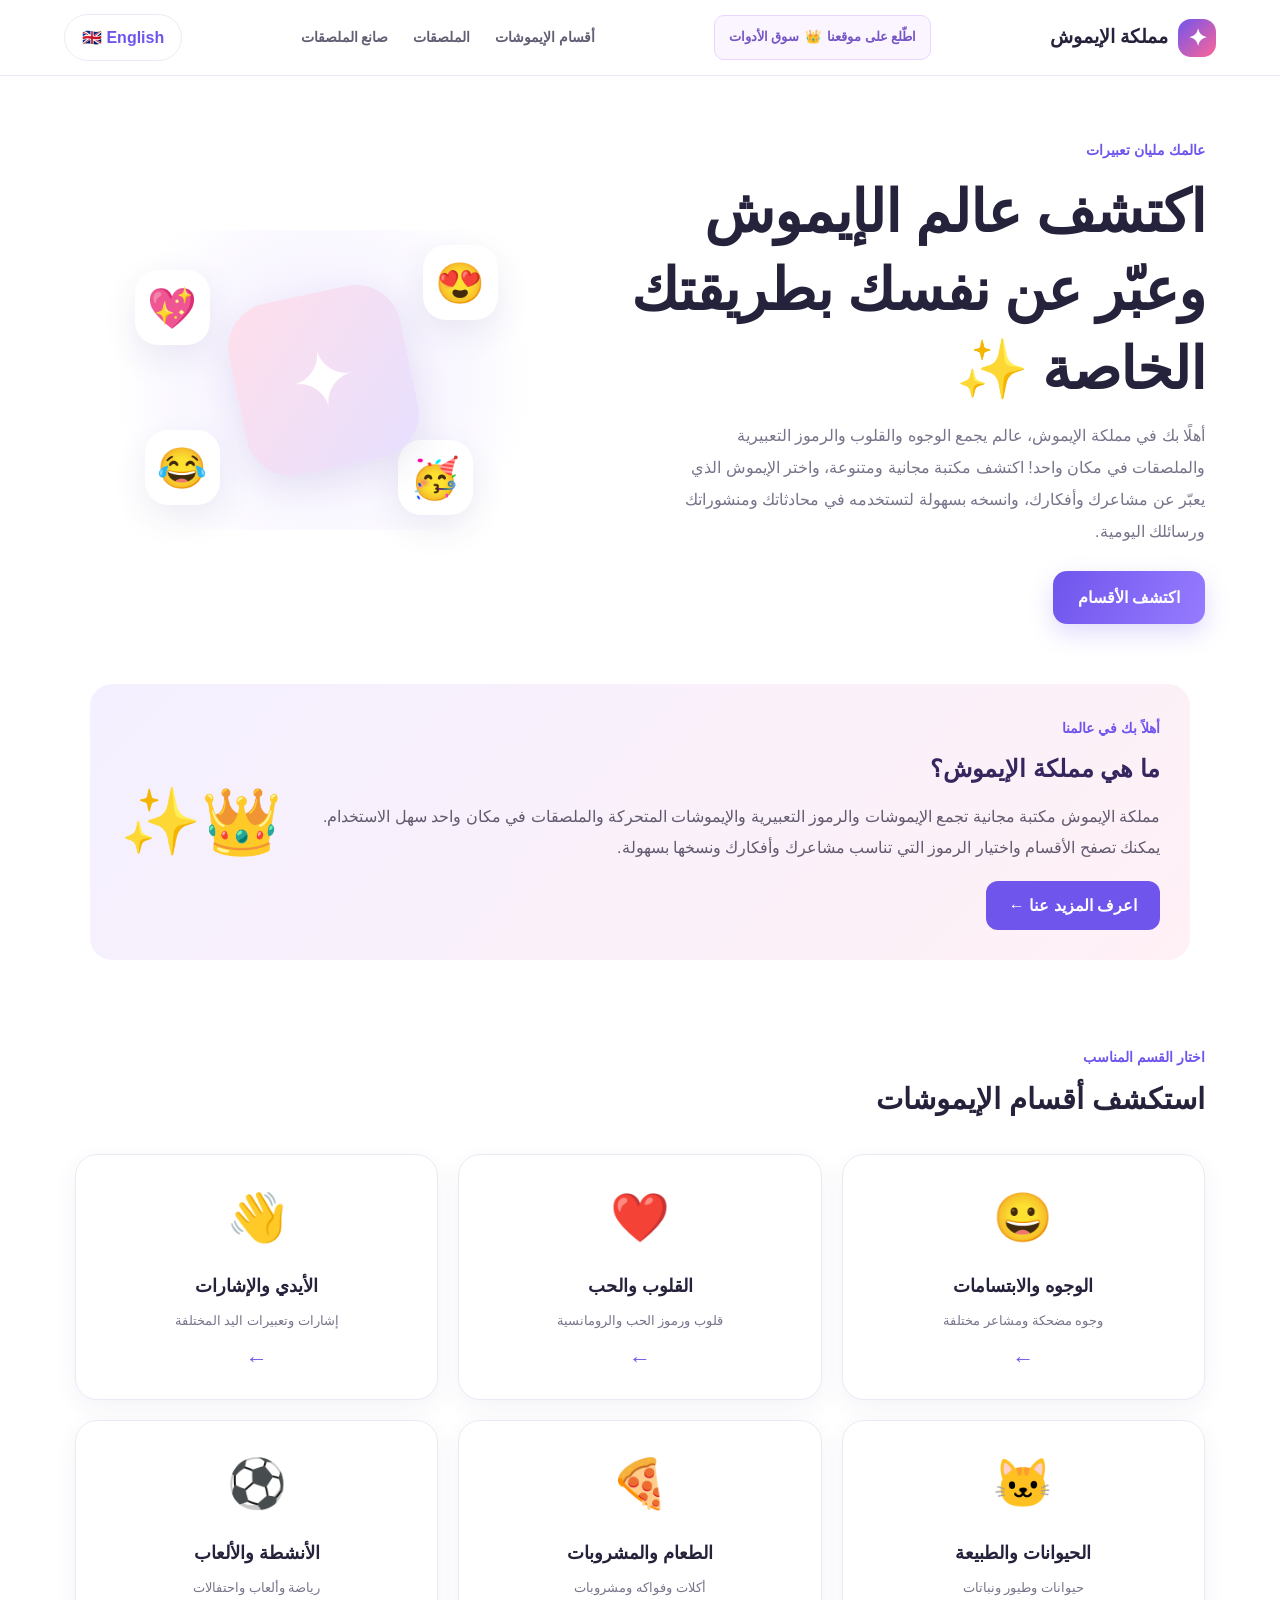
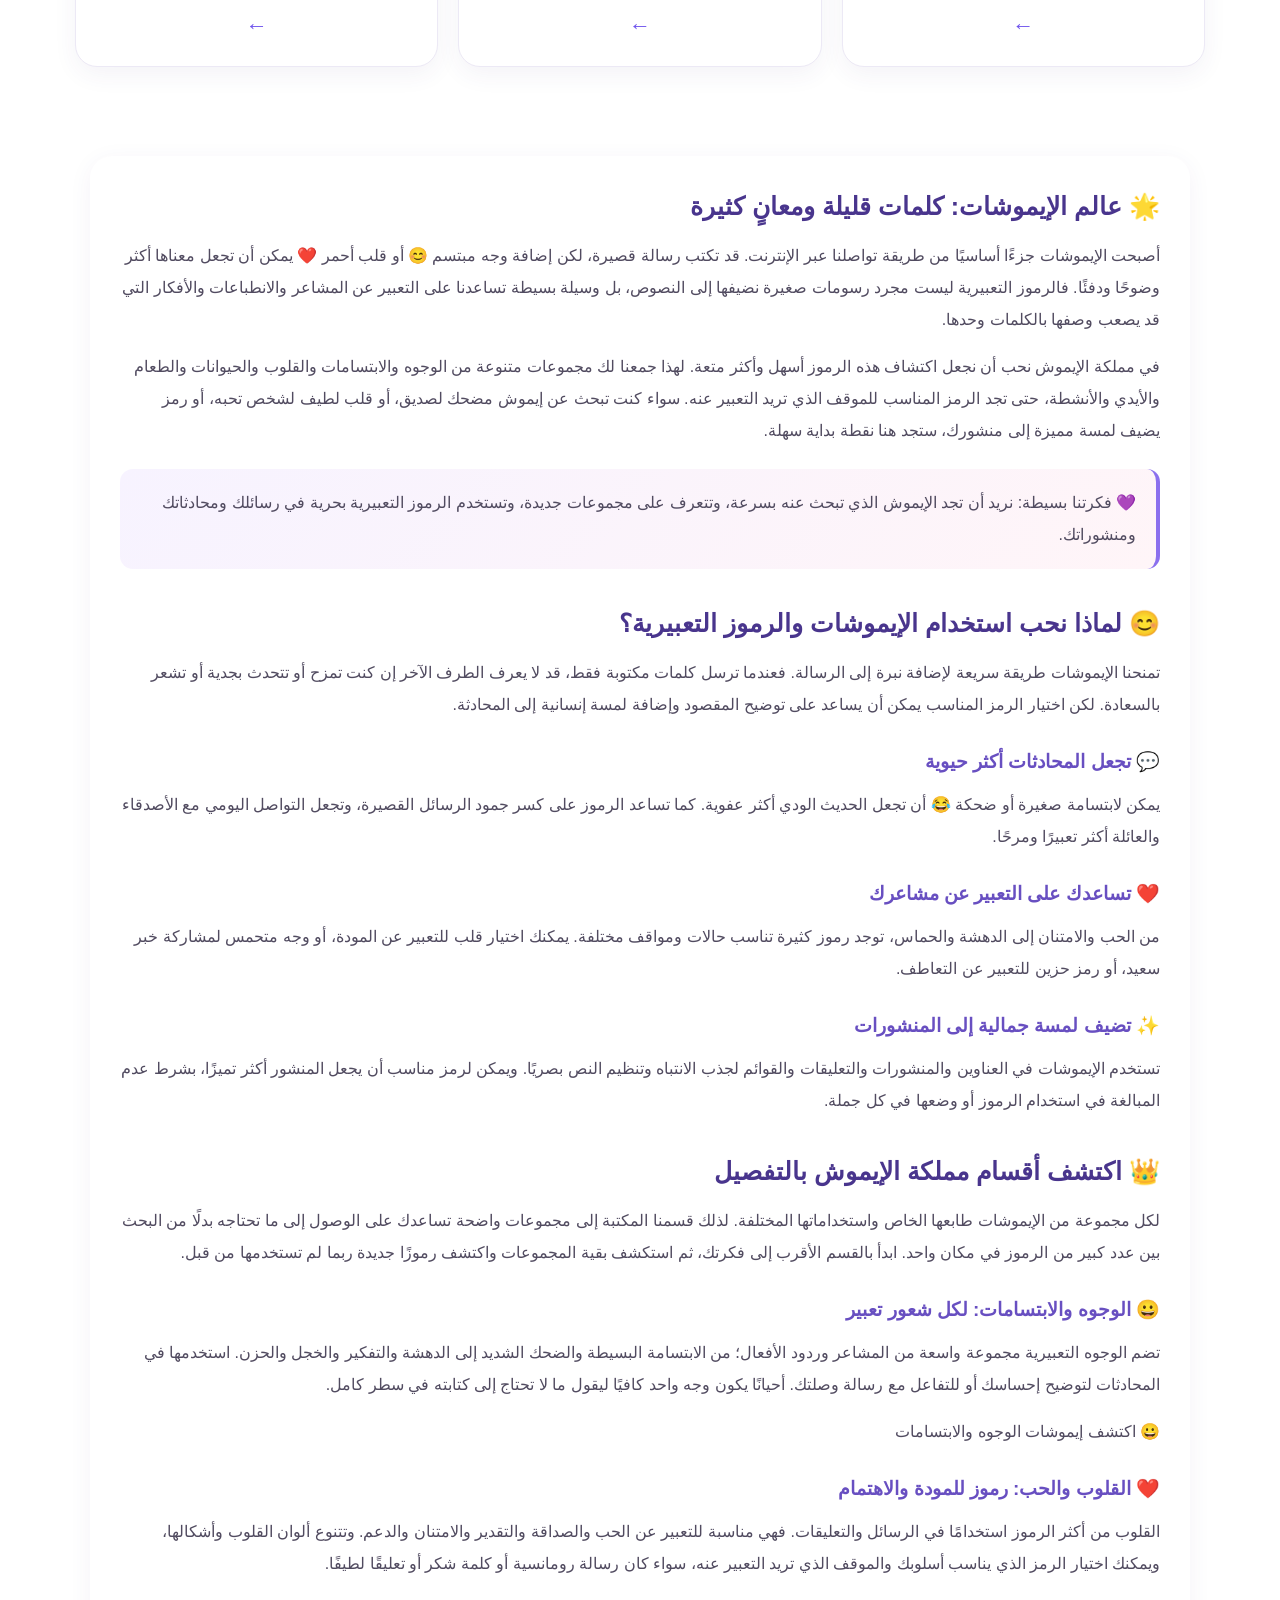
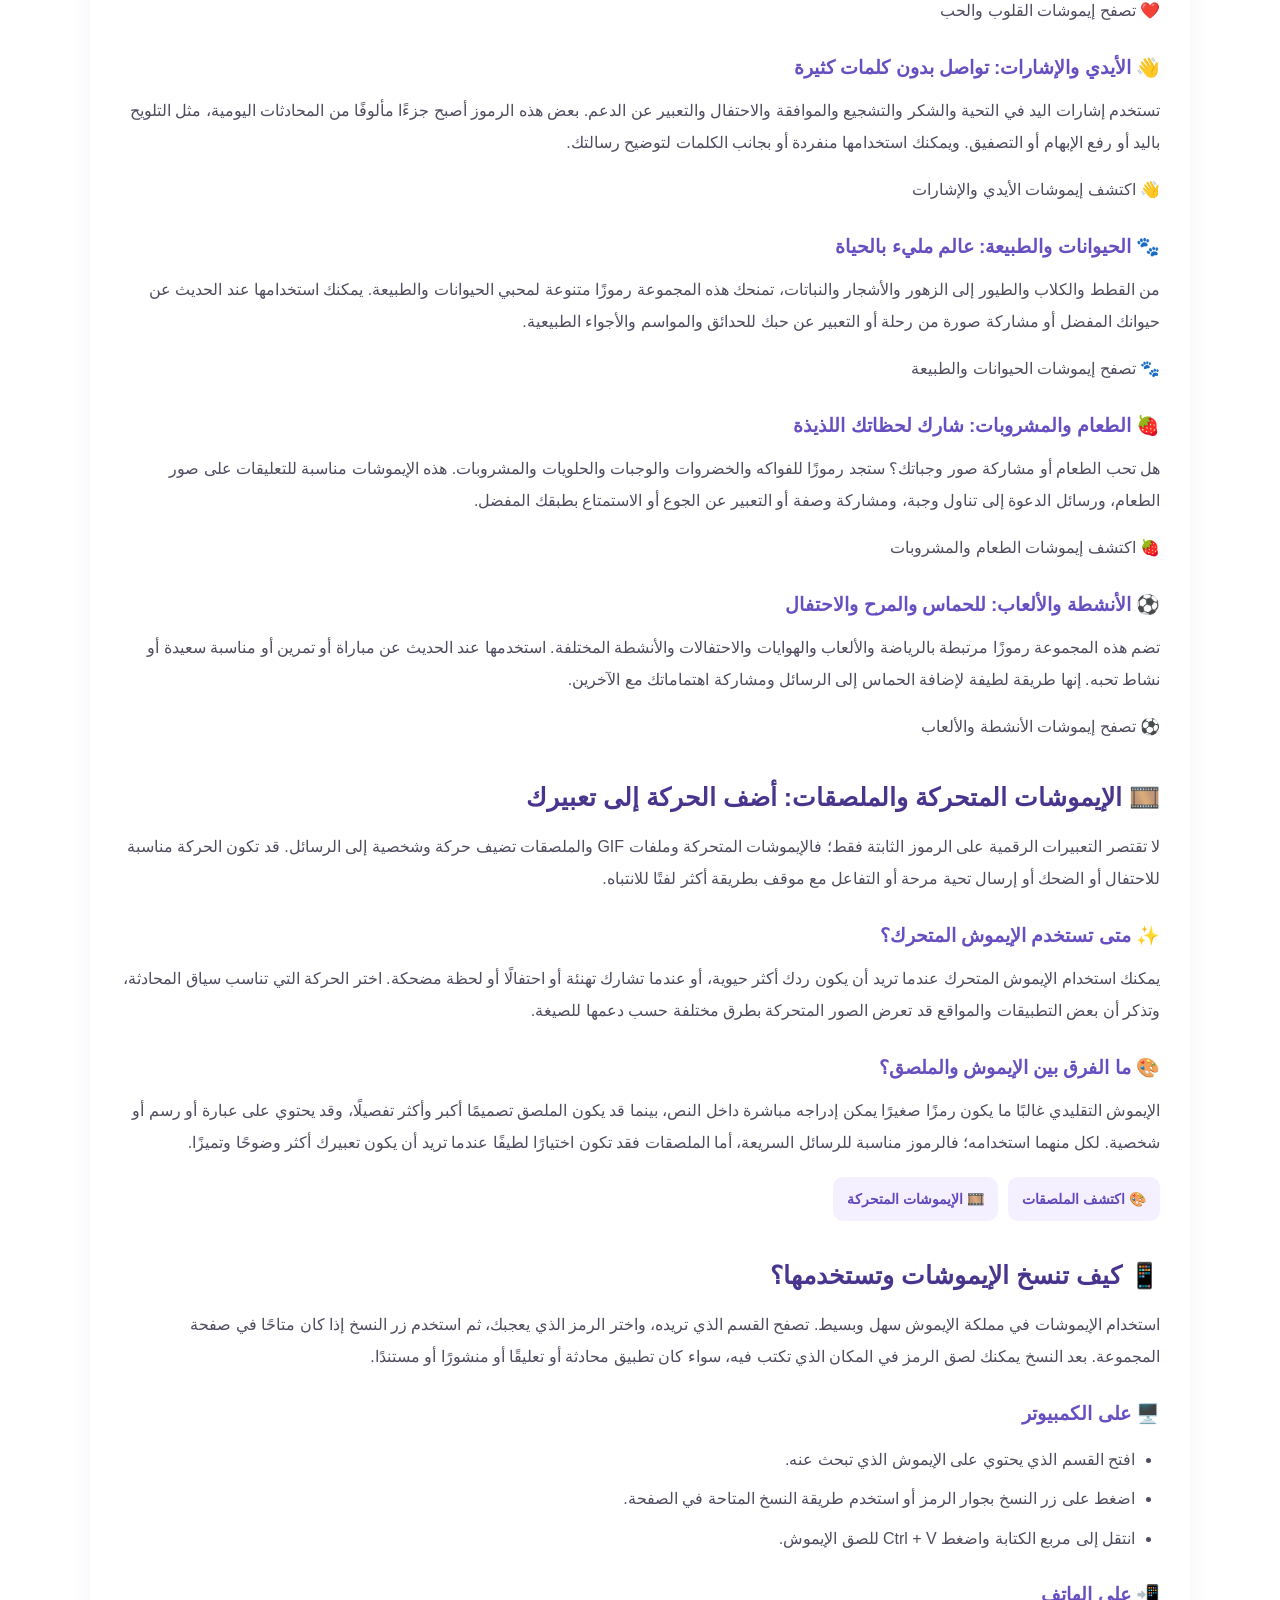
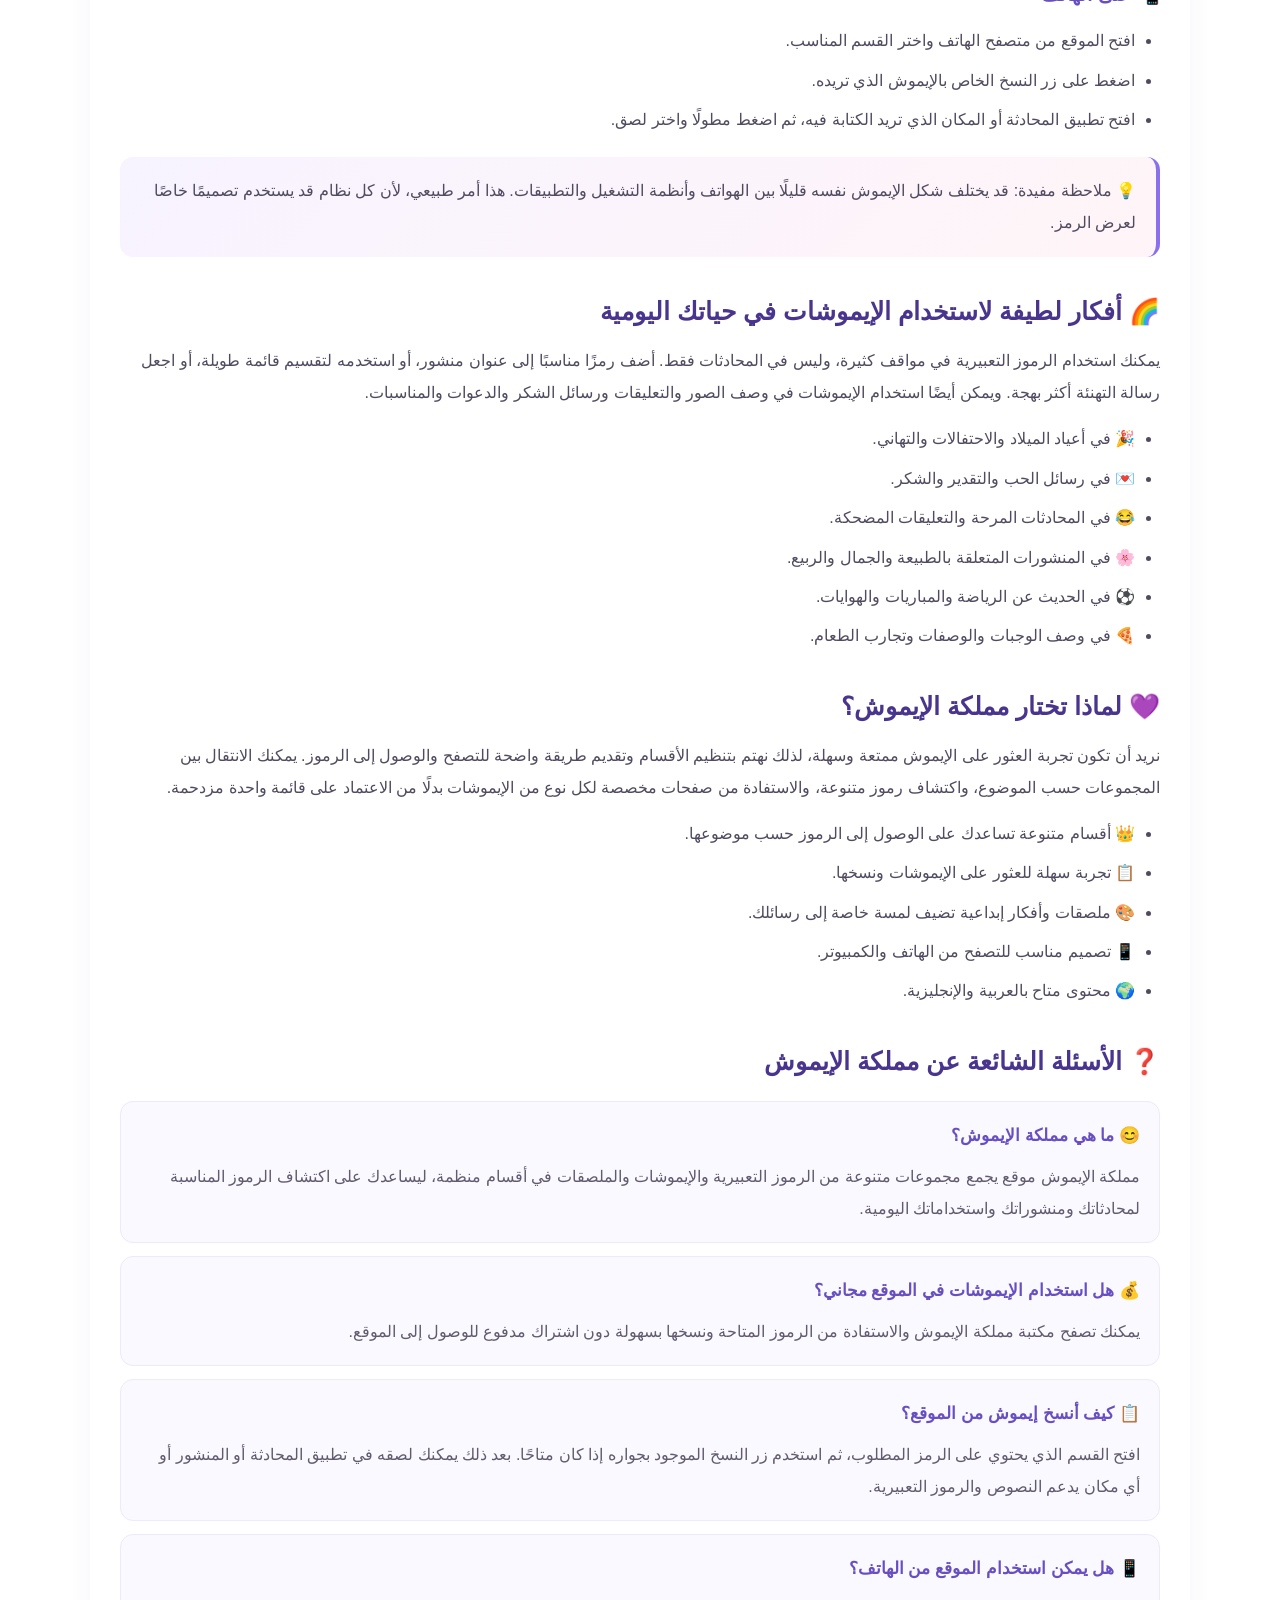
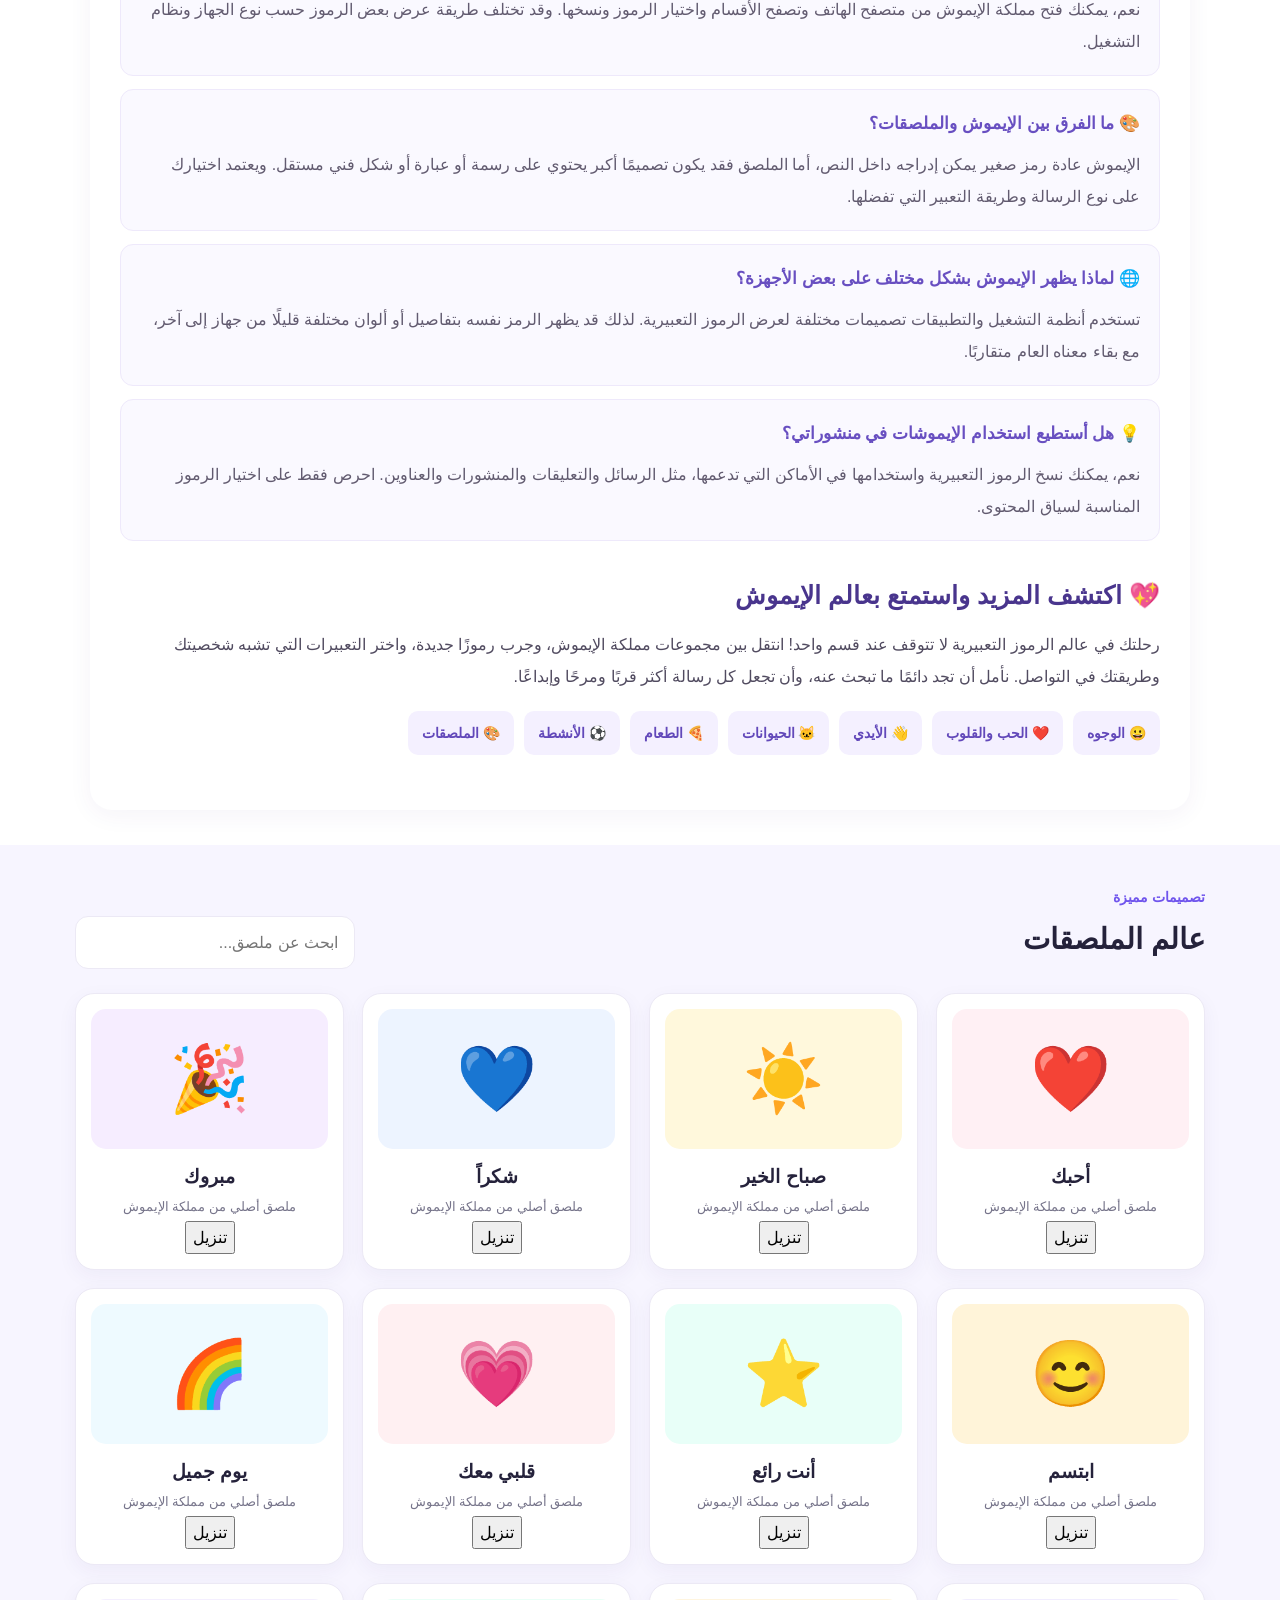
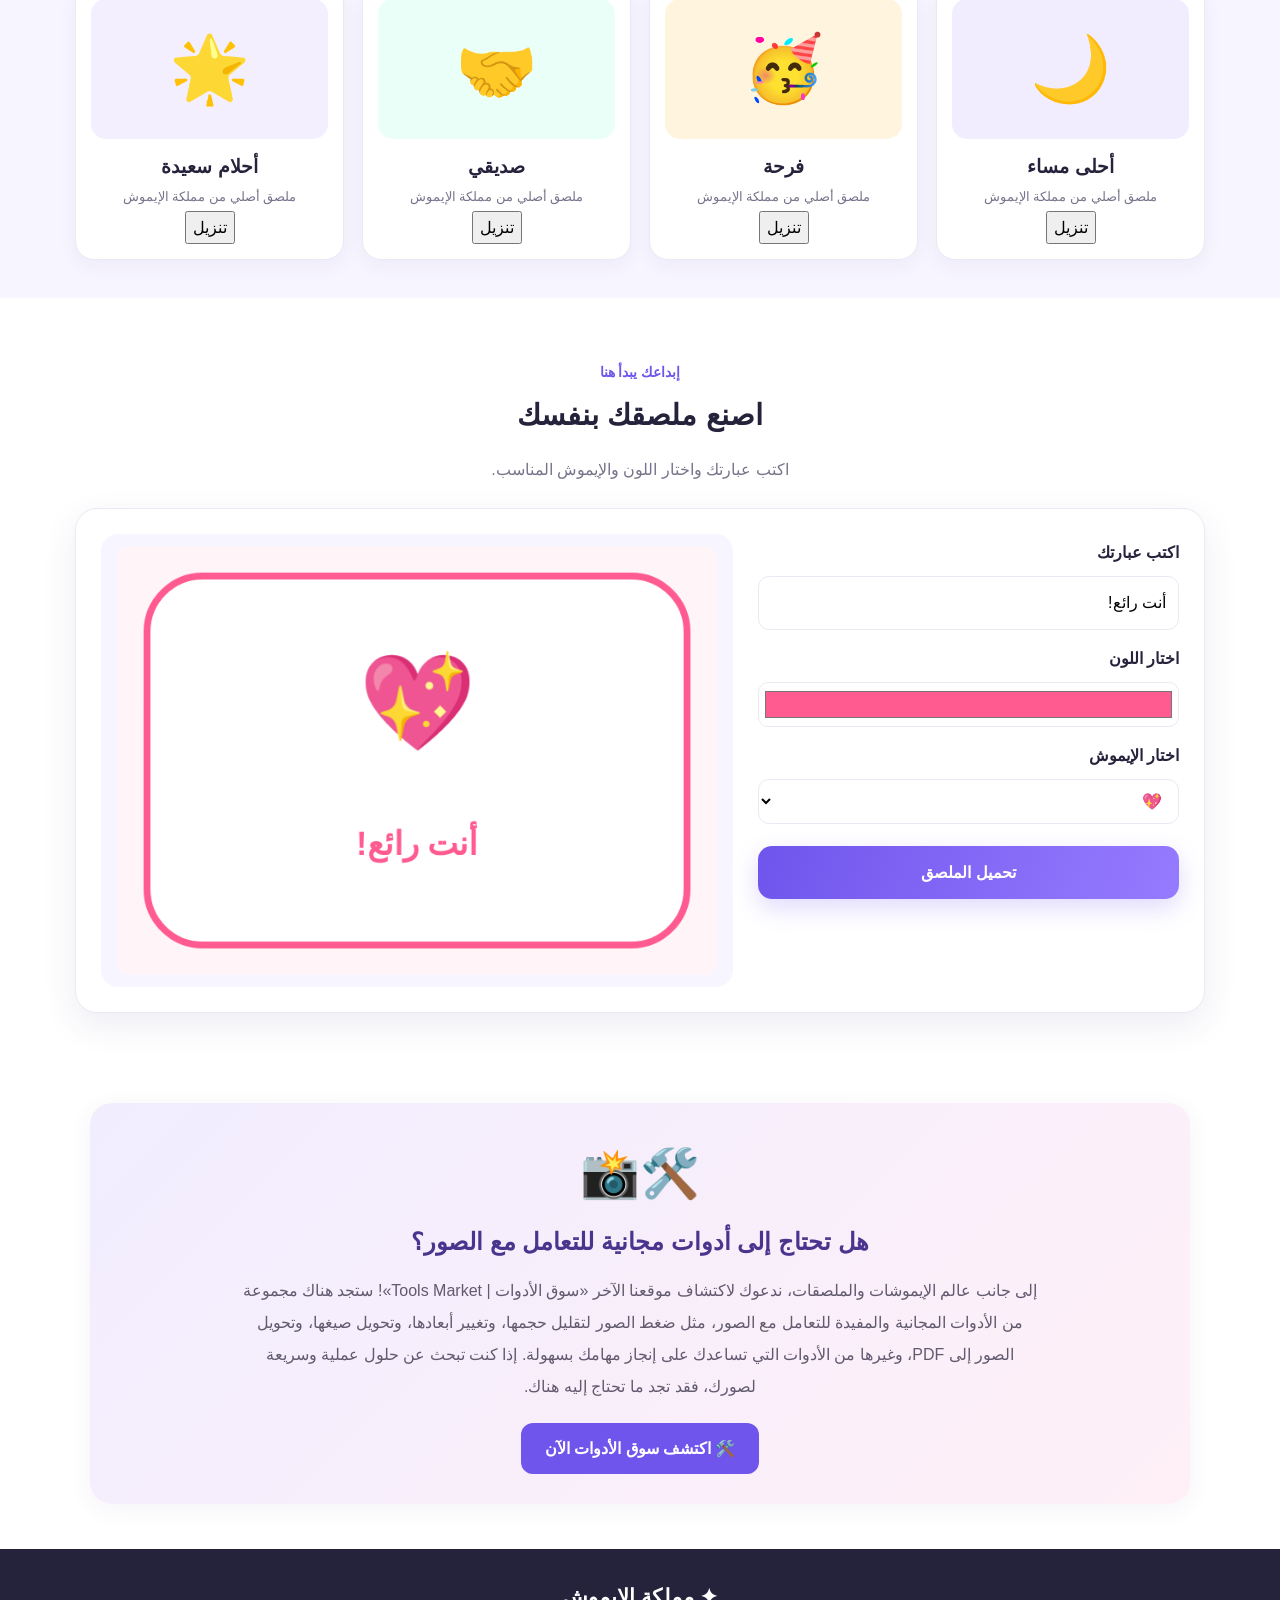
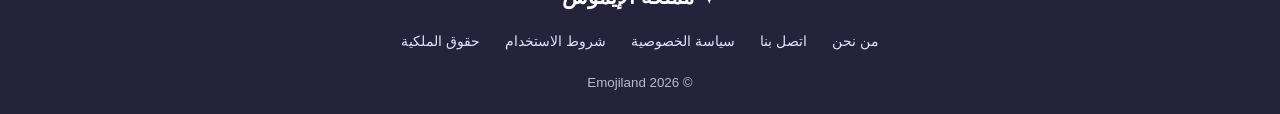
<file: index.html>
<!DOCTYPE html>
<html lang="ar" dir="rtl">
<head>
  <meta charset="UTF-8">
  <meta name="viewport" content="width=device-width, initial-scale=1.0">

  <title>مملكة الإيموش | إيموش ورموز تعبيرية وملصقات مجانية</title>

  <meta name="description" content="مرحبًا بك في مملكة الإيموش! اكتشف مكتبة مجانية من الإيموشات والرموز التعبيرية والوجوه والقلوب والحيوانات والطعام والأنشطة والملصقات المتحركة. انسخ إيموشك المفضل وعبّر عن نفسك بسهولة.">

  <meta name="keywords" content="مملكة الإيموش, ايموش, إيموشات, ايموجي, إيموجي, رموز تعبيرية, وجوه تعبيرية, قلوب, ملصقات, ستيكرات, ايموش متحرك, نسخ ايموش, Emojiland, emojis, emoji symbols, free emojis, animated emojis, stickers">

  <meta name="robots" content="index, follow">
  <meta name="theme-color" content="#7055ed">
  <link rel="canonical" href="https://emojiland.pages.dev/">

  <meta property="og:title" content="مملكة الإيموش | عالم الإيموشات والرموز التعبيرية">
  <meta property="og:description" content="اكتشف عالمًا مليئًا بالإيموشات والرموز التعبيرية والملصقات المجانية. اختر ما يعبر عنك وانسخه وشاركه بسهولة.">
  <meta property="og:type" content="website">
  <meta property="og:url" content="https://emojiland.pages.dev/">
  <meta property="og:site_name" content="مملكة الإيموش">

  <meta name="twitter:card" content="summary">
  <meta name="twitter:title" content="مملكة الإيموش | Emojiland">
  <meta name="twitter:description" content="مكتبتك المجانية للإيموشات والرموز التعبيرية والملصقات. اكتشف، اختر، وانسخ الإيموش الذي يعبر عنك.">

  <link rel="stylesheet" href="style.css">

  <style>
    .home-about {
      max-width: 1100px;
      margin: 15px auto 45px;
      padding: 30px;
      border-radius: 22px;
      background: linear-gradient(135deg, #f4f0ff, #fff1f6);
      display: flex;
      align-items: center;
      justify-content: space-between;
      gap: 25px;
    }

    .home-about-content {
      flex: 1;
    }

    .home-about h2 {
      margin: 8px 0 12px;
      color: #35265f;
    }

    .home-about p {
      line-height: 1.9;
      color: #625b70;
      margin: 0 0 18px;
    }

    .home-about-icon {
      font-size: 65px;
      min-width: 100px;
      text-align: center;
    }

    .home-about-link {
      display: inline-block;
      background: #7055ed;
      color: white;
      text-decoration: none;
      padding: 11px 23px;
      border-radius: 12px;
      font-weight: bold;
      transition: .2s;
    }

    .home-about-link:hover {
      background: #5940cf;
      transform: translateY(-2px);
    }

    /* رابط سوق الأدوات */
    .tools-market-link {
      display: inline-flex;
      align-items: center;
      justify-content: center;
      gap: 6px;
      padding: 10px 14px;
      border: 1px solid #e9d5ff;
      border-radius: 10px;
      background: #faf5ff;
      color: #7655c5;
      text-decoration: none;
      font-size: 13px;
      font-weight: 700;
      white-space: nowrap;
      flex-shrink: 1;
      transition: all 0.2s ease;
    }

    .tools-market-link:hover {
      background: #f3e8ff;
      border-color: #c084fc;
      transform: translateY(-1px);
    }

    /* محتوى الصفحة الرئيسية */
    .home-seo-content {
      max-width: 1100px;
      margin: 35px auto;
      padding: 30px;
      border-radius: 22px;
      background: #fff;
      box-shadow: 0 5px 25px rgba(70, 45, 120, 0.055);
      color: #514b60;
      line-height: 2;
    }

    .home-seo-content h2 {
      color: #49358d;
      font-size: 25px;
      margin: 34px 0 14px;
      line-height: 1.6;
    }

    .home-seo-content h2:first-child {
      margin-top: 0;
    }

    .home-seo-content h3 {
      color: #684fc1;
      font-size: 19px;
      margin: 22px 0 8px;
    }

    .home-seo-content p {
      margin: 0 0 15px;
      line-height: 2;
    }

    .home-seo-content ul {
      padding-right: 25px;
      padding-left: 25px;
      margin: 12px 0 22px;
    }

    .home-seo-content li {
      margin-bottom: 9px;
      line-height: 1.9;
    }

    .home-seo-content strong {
      color: #49358d;
    }

    .home-content-highlight {
      background: linear-gradient(135deg, #f7f3ff, #fff5f8);
      border-right: 4px solid #8b70ee;
      border-radius: 13px;
      padding: 18px 20px;
      margin: 22px 0;
    }

    .home-content-highlight p {
      margin: 0;
    }

    .home-category-links {
      display: flex;
      flex-wrap: wrap;
      gap: 10px;
      margin: 18px 0 25px;
    }

    .home-category-links a {
      display: inline-block;
      padding: 8px 14px;
      border-radius: 10px;
      background: #f4f0ff;
      color: #6248ba;
      text-decoration: none;
      font-weight: 700;
      font-size: 14px;
      transition: .2s;
    }

    .home-category-links a:hover {
      background: #e9e0ff;
      transform: translateY(-2px);
    }

    .home-faq {
      margin-top: 20px;
    }

    .home-faq-item {
      background: #faf9ff;
      border: 1px solid #eee9fb;
      border-radius: 13px;
      padding: 17px 19px;
      margin-bottom: 13px;
    }

    .home-faq-item h3 {
      margin: 0 0 8px;
      font-size: 17px;
    }

    .home-faq-item p {
      margin: 0;
      color: #625b70;
    }

    /* تعريف سوق الأدوات */
    .tools-promo {
      max-width: 1100px;
      margin: 40px auto 45px;
      padding: 30px;
      border-radius: 22px;
      background: linear-gradient(135deg, #f1edff, #fff0f7);
      text-align: center;
      box-shadow: 0 5px 25px rgba(70, 45, 120, 0.06);
    }

    .tools-promo-icon {
      font-size: 48px;
      margin-bottom: 8px;
    }

    .tools-promo h2 {
      color: #49358d;
      margin: 8px 0 12px;
    }

    .tools-promo p {
      max-width: 800px;
      margin: 0 auto 20px;
      line-height: 2;
      color: #625b70;
    }

    .tools-promo-button {
      display: inline-block;
      background: #7055ed;
      color: #fff;
      text-decoration: none;
      padding: 12px 24px;
      border-radius: 12px;
      font-weight: bold;
      transition: .2s;
    }

    .tools-promo-button:hover {
      background: #5940cf;
      transform: translateY(-2px);
    }

    @media (max-width: 650px) {
      .home-about {
        margin: 15px 12px 35px;
        padding: 22px 18px;
        flex-direction: column;
        text-align: center;
      }

      .home-about-icon {
        font-size: 48px;
      }

      .tools-market-link {
        max-width: 100%;
        white-space: normal;
        text-align: center;
        font-size: 12px;
        padding: 8px 10px;
      }

      .home-seo-content {
        margin: 25px 12px;
        padding: 21px 17px;
      }

      .home-seo-content h2 {
        font-size: 21px;
      }

      .home-seo-content h3 {
        font-size: 17px;
      }

      .tools-promo {
        margin: 30px 12px;
        padding: 23px 17px;
      }
    }
  </style>

  <!-- Google Analytics -->
  <script async src="https://www.googletagmanager.com/gtag/js?id=G-NZ00TSPTWC"></script>
  <script>
    window.dataLayer = window.dataLayer || [];
    function gtag(){dataLayer.push(arguments);}
    gtag('js', new Date());
    gtag('config', 'G-NZ00TSPTWC');
  </script>
</head>

<body>

<header class="header">
  <a href="index.html" class="logo">
    <span class="logo-icon">✦</span>
    <span data-ar="مملكة الإيموش" data-en="Emojiland">مملكة الإيموش</span>
  </a>

  <a class="tools-market-link"
     href="https://medosd6666-png.github.io/tools-market/"
     target="_blank"
     rel="noopener noreferrer"
     aria-label="سوق الأدوات">
    <span data-ar="اطّلع على موقعنا" data-en="Visit our website">اطّلع على موقعنا</span>
    👑
    <span data-ar="سوق الأدوات" data-en="Tools Market">سوق الأدوات</span>
  </a>

  <nav class="navigation">
    <a href="#emojis" data-ar="أقسام الإيموشات" data-en="Emoji Categories">أقسام الإيموشات</a>
    <a href="#stickers" data-ar="الملصقات" data-en="Stickers">الملصقات</a>
    <a href="#maker" data-ar="صانع الملصقات" data-en="Sticker Maker">صانع الملصقات</a>
  </nav>

  <button id="languageButton" class="language-button">English</button>
</header>

<main>

  <!-- الواجهة الرئيسية -->
  <section class="hero">
    <div class="hero-content">
      <span class="small-title" data-ar="عالمك مليان تعبيرات" data-en="A world full of expressions">عالمك مليان تعبيرات</span>

      <h1 data-ar="اكتشف عالم الإيموش وعبّر عن نفسك بطريقتك الخاصة ✨"
          data-en="Explore Emojis and Express Yourself Your Own Way ✨">
        اكتشف عالم الإيموش وعبّر عن نفسك بطريقتك الخاصة ✨
      </h1>

      <p data-ar="أهلًا بك في مملكة الإيموش، عالم يجمع الوجوه والقلوب والرموز التعبيرية والملصقات في مكان واحد! اكتشف مكتبة مجانية ومتنوعة، واختر الإيموش الذي يعبّر عن مشاعرك وأفكارك، وانسخه بسهولة لتستخدمه في محادثاتك ومنشوراتك ورسائلك اليومية."
         data-en="Welcome to Emojiland, a world of expressive faces, hearts, symbols and stickers! Explore a free and varied library, find the emoji that matches your feelings and ideas, and copy it easily for your chats, posts and everyday messages.">
        أهلًا بك في مملكة الإيموش، عالم يجمع الوجوه والقلوب والرموز التعبيرية والملصقات في مكان واحد! اكتشف مكتبة مجانية ومتنوعة، واختر الإيموش الذي يعبّر عن مشاعرك وأفكارك، وانسخه بسهولة لتستخدمه في محادثاتك ومنشوراتك ورسائلك اليومية.
      </p>

      <a href="#emojis" class="main-button" data-ar="اكتشف الأقسام" data-en="Explore Categories">اكتشف الأقسام</a>
    </div>

    <div class="hero-art">
      <div class="floating-emoji emoji-one">😍</div>
      <div class="floating-emoji emoji-two">🥳</div>
      <div class="floating-emoji emoji-three">💖</div>
      <div class="floating-emoji emoji-four">😂</div>
      <div class="art-center">✦</div>
    </div>
  </section>

  <!-- نبذة عن الموقع -->
  <section class="home-about">
    <div class="home-about-content">
      <span class="small-title" data-ar="أهلاً بك في عالمنا" data-en="Welcome to our world">أهلاً بك في عالمنا</span>

      <h2 data-ar="ما هي مملكة الإيموش؟" data-en="What is Emojiland?">ما هي مملكة الإيموش؟</h2>

      <p data-ar="مملكة الإيموش مكتبة مجانية تجمع الإيموشات والرموز التعبيرية والإيموشات المتحركة والملصقات في مكان واحد سهل الاستخدام. يمكنك تصفح الأقسام واختيار الرموز التي تناسب مشاعرك وأفكارك ونسخها بسهولة."
         data-en="Emojiland is a free library that brings together emojis, symbols, animated emojis and stickers in one easy-to-use place. Browse the categories, choose symbols that match your feelings and ideas, and copy them easily.">
        مملكة الإيموش مكتبة مجانية تجمع الإيموشات والرموز التعبيرية والإيموشات المتحركة والملصقات في مكان واحد سهل الاستخدام. يمكنك تصفح الأقسام واختيار الرموز التي تناسب مشاعرك وأفكارك ونسخها بسهولة.
      </p>

      <a href="about.html" class="home-about-link"
         data-ar="اعرف المزيد عنا ←"
         data-en="Learn more about us →">اعرف المزيد عنا ←</a>
    </div>

    <div class="home-about-icon">👑✨</div>
  </section>

  <!-- أقسام الإيموشات -->
  <section class="content-section" id="emojis">
    <div class="section-heading">
      <div>
        <span class="small-title" data-ar="اختار القسم المناسب" data-en="Choose a category">اختار القسم المناسب</span>
        <h2 data-ar="استكشف أقسام الإيموشات" data-en="Explore Emoji Categories">استكشف أقسام الإيموشات</h2>
      </div>
    </div>

    <div class="emoji-categories">

      <a class="category-card" href="emojis-smileys.html">
        <span class="category-icon">😀</span>
        <h3 data-ar="الوجوه والابتسامات" data-en="Smileys & Faces">الوجوه والابتسامات</h3>
        <p data-ar="وجوه مضحكة ومشاعر مختلفة" data-en="Funny faces and different emotions">وجوه مضحكة ومشاعر مختلفة</p>
        <span class="category-arrow">←</span>
      </a>

      <a class="category-card" href="emojis-love.html">
        <span class="category-icon">❤️</span>
        <h3 data-ar="القلوب والحب" data-en="Hearts & Love">القلوب والحب</h3>
        <p data-ar="قلوب ورموز الحب والرومانسية" data-en="Hearts and romantic symbols">قلوب ورموز الحب والرومانسية</p>
        <span class="category-arrow">←</span>
      </a>

      <a class="category-card" href="emojis-hands.html">
        <span class="category-icon">👋</span>
        <h3 data-ar="الأيدي والإشارات" data-en="Hands & Gestures">الأيدي والإشارات</h3>
        <p data-ar="إشارات وتعبيرات اليد المختلفة" data-en="Hand signs and gestures">إشارات وتعبيرات اليد المختلفة</p>
        <span class="category-arrow">←</span>
      </a>

      <a class="category-card" href="emojis-animals.html">
        <span class="category-icon">🐱</span>
        <h3 data-ar="الحيوانات والطبيعة" data-en="Animals & Nature">الحيوانات والطبيعة</h3>
        <p data-ar="حيوانات وطيور ونباتات" data-en="Animals, birds and plants">حيوانات وطيور ونباتات</p>
        <span class="category-arrow">←</span>
      </a>

      <a class="category-card" href="emojis-food.html">
        <span class="category-icon">🍕</span>
        <h3 data-ar="الطعام والمشروبات" data-en="Food & Drinks">الطعام والمشروبات</h3>
        <p data-ar="أكلات وفواكه ومشروبات" data-en="Meals, fruits and drinks">أكلات وفواكه ومشروبات</p>
        <span class="category-arrow">←</span>
      </a>

      <a class="category-card" href="emojis-activities.html">
        <span class="category-icon">⚽</span>
        <h3 data-ar="الأنشطة والألعاب" data-en="Activities & Games">الأنشطة والألعاب</h3>
        <p data-ar="رياضة وألعاب واحتفالات" data-en="Sports, games and celebrations">رياضة وألعاب واحتفالات</p>
        <span class="category-arrow">←</span>
      </a>

    </div>

    <div id="emojiGrid" hidden></div>
    <p id="copyMessage" class="message" aria-live="polite"></p>
  </section>

  <!-- محتوى تعريفي موسع عن الإيموشات -->
  <section class="home-seo-content">

    <h2 data-ar="🌟 عالم الإيموشات: كلمات قليلة ومعانٍ كثيرة"
        data-en="🌟 The World of Emojis: Small Symbols, Big Meanings">
      🌟 عالم الإيموشات: كلمات قليلة ومعانٍ كثيرة
    </h2>

    <p data-ar="أصبحت الإيموشات جزءًا أساسيًا من طريقة تواصلنا عبر الإنترنت. قد تكتب رسالة قصيرة، لكن إضافة وجه مبتسم 😊 أو قلب أحمر ❤️ يمكن أن تجعل معناها أكثر وضوحًا ودفئًا. فالرموز التعبيرية ليست مجرد رسومات صغيرة نضيفها إلى النصوص، بل وسيلة بسيطة تساعدنا على التعبير عن المشاعر والانطباعات والأفكار التي قد يصعب وصفها بالكلمات وحدها."
       data-en="Emojis have become an essential part of the way we communicate online. A short message can feel warmer and clearer with a smiling face 😊 or a red heart ❤️. These small symbols are more than decorations: they help us express feelings, reactions and ideas that words alone may not fully convey.">
      أصبحت الإيموشات جزءًا أساسيًا من طريقة تواصلنا عبر الإنترنت. قد تكتب رسالة قصيرة، لكن إضافة وجه مبتسم 😊 أو قلب أحمر ❤️ يمكن أن تجعل معناها أكثر وضوحًا ودفئًا. فالرموز التعبيرية ليست مجرد رسومات صغيرة نضيفها إلى النصوص، بل وسيلة بسيطة تساعدنا على التعبير عن المشاعر والانطباعات والأفكار التي قد يصعب وصفها بالكلمات وحدها.
    </p>

    <p data-ar="في مملكة الإيموش نحب أن نجعل اكتشاف هذه الرموز أسهل وأكثر متعة. لهذا جمعنا لك مجموعات متنوعة من الوجوه والابتسامات والقلوب والحيوانات والطعام والأيدي والأنشطة، حتى تجد الرمز المناسب للموقف الذي تريد التعبير عنه. سواء كنت تبحث عن إيموش مضحك لصديق، أو قلب لطيف لشخص تحبه، أو رمز يضيف لمسة مميزة إلى منشورك، ستجد هنا نقطة بداية سهلة."
       data-en="At Emojiland, we make discovering these symbols easier and more enjoyable. Our categories bring together faces, smiles, hearts, animals, food, hand gestures and activities, helping you find a symbol for the moment you want to express. Whether you need a funny emoji for a friend, a sweet heart for someone special, or a symbol to brighten a post, this is a simple place to start.">
      في مملكة الإيموش نحب أن نجعل اكتشاف هذه الرموز أسهل وأكثر متعة. لهذا جمعنا لك مجموعات متنوعة من الوجوه والابتسامات والقلوب والحيوانات والطعام والأيدي والأنشطة، حتى تجد الرمز المناسب للموقف الذي تريد التعبير عنه. سواء كنت تبحث عن إيموش مضحك لصديق، أو قلب لطيف لشخص تحبه، أو رمز يضيف لمسة مميزة إلى منشورك، ستجد هنا نقطة بداية سهلة.
    </p>

    <div class="home-content-highlight">
      <p data-ar="💜 فكرتنا بسيطة: نريد أن تجد الإيموش الذي تبحث عنه بسرعة، وتتعرف على مجموعات جديدة، وتستخدم الرموز التعبيرية بحرية في رسائلك ومحادثاتك ومنشوراتك."
         data-en="💜 Our idea is simple: find the emoji you need quickly, discover new collections, and use expressive symbols in your messages, conversations and posts.">
        💜 فكرتنا بسيطة: نريد أن تجد الإيموش الذي تبحث عنه بسرعة، وتتعرف على مجموعات جديدة، وتستخدم الرموز التعبيرية بحرية في رسائلك ومحادثاتك ومنشوراتك.
      </p>
    </div>

    <h2 data-ar="😊 لماذا نحب استخدام الإيموشات والرموز التعبيرية؟"
        data-en="😊 Why Do We Love Using Emojis?">
      😊 لماذا نحب استخدام الإيموشات والرموز التعبيرية؟
    </h2>

    <p data-ar="تمنحنا الإيموشات طريقة سريعة لإضافة نبرة إلى الرسالة. فعندما ترسل كلمات مكتوبة فقط، قد لا يعرف الطرف الآخر إن كنت تمزح أو تتحدث بجدية أو تشعر بالسعادة. لكن اختيار الرمز المناسب يمكن أن يساعد على توضيح المقصود وإضافة لمسة إنسانية إلى المحادثة."
       data-en="Emojis give messages an extra tone. When you send plain text, the reader may not know whether you are joking, being serious or feeling happy. A suitable symbol can help clarify your meaning and add a personal touch to a conversation.">
      تمنحنا الإيموشات طريقة سريعة لإضافة نبرة إلى الرسالة. فعندما ترسل كلمات مكتوبة فقط، قد لا يعرف الطرف الآخر إن كنت تمزح أو تتحدث بجدية أو تشعر بالسعادة. لكن اختيار الرمز المناسب يمكن أن يساعد على توضيح المقصود وإضافة لمسة إنسانية إلى المحادثة.
    </p>

    <h3 data-ar="💬 تجعل المحادثات أكثر حيوية"
        data-en="💬 They Make Conversations More Lively">
      💬 تجعل المحادثات أكثر حيوية
    </h3>
    <p data-ar="يمكن لابتسامة صغيرة أو ضحكة 😂 أن تجعل الحديث الودي أكثر عفوية. كما تساعد الرموز على كسر جمود الرسائل القصيرة، وتجعل التواصل اليومي مع الأصدقاء والعائلة أكثر تعبيرًا ومرحًا."
       data-en="A little smile or a laughing face 😂 can make a friendly chat feel more natural. Emojis add personality to short messages and make everyday conversations with friends and family more expressive.">
      يمكن لابتسامة صغيرة أو ضحكة 😂 أن تجعل الحديث الودي أكثر عفوية. كما تساعد الرموز على كسر جمود الرسائل القصيرة، وتجعل التواصل اليومي مع الأصدقاء والعائلة أكثر تعبيرًا ومرحًا.
    </p>

    <h3 data-ar="❤️ تساعدك على التعبير عن مشاعرك"
        data-en="❤️ They Help You Express Your Feelings">
      ❤️ تساعدك على التعبير عن مشاعرك
    </h3>
    <p data-ar="من الحب والامتنان إلى الدهشة والحماس، توجد رموز كثيرة تناسب حالات ومواقف مختلفة. يمكنك اختيار قلب للتعبير عن المودة، أو وجه متحمس لمشاركة خبر سعيد، أو رمز حزين للتعبير عن التعاطف."
       data-en="From love and gratitude to surprise and excitement, there are symbols for many different situations. Choose a heart to show affection, an excited face to share good news, or a sad symbol to express sympathy.">
      من الحب والامتنان إلى الدهشة والحماس، توجد رموز كثيرة تناسب حالات ومواقف مختلفة. يمكنك اختيار قلب للتعبير عن المودة، أو وجه متحمس لمشاركة خبر سعيد، أو رمز حزين للتعبير عن التعاطف.
    </p>

    <h3 data-ar="✨ تضيف لمسة جمالية إلى المنشورات"
        data-en="✨ They Add Style to Your Posts">
      ✨ تضيف لمسة جمالية إلى المنشورات
    </h3>
    <p data-ar="تستخدم الإيموشات في العناوين والمنشورات والتعليقات والقوائم لجذب الانتباه وتنظيم النص بصريًا. ويمكن لرمز مناسب أن يجعل المنشور أكثر تميزًا، بشرط عدم المبالغة في استخدام الرموز أو وضعها في كل جملة."
       data-en="Emojis can be used in headings, posts, comments and lists to attract attention and organize text visually. A well-chosen symbol can make a post stand out, as long as emojis are used thoughtfully rather than in every sentence.">
      تستخدم الإيموشات في العناوين والمنشورات والتعليقات والقوائم لجذب الانتباه وتنظيم النص بصريًا. ويمكن لرمز مناسب أن يجعل المنشور أكثر تميزًا، بشرط عدم المبالغة في استخدام الرموز أو وضعها في كل جملة.
    </p>

    <h2 data-ar="👑 اكتشف أقسام مملكة الإيموش بالتفصيل"
        data-en="👑 Explore the Categories of Emojiland">
      👑 اكتشف أقسام مملكة الإيموش بالتفصيل
    </h2>

    <p data-ar="لكل مجموعة من الإيموشات طابعها الخاص واستخداماتها المختلفة. لذلك قسمنا المكتبة إلى مجموعات واضحة تساعدك على الوصول إلى ما تحتاجه بدلًا من البحث بين عدد كبير من الرموز في مكان واحد. ابدأ بالقسم الأقرب إلى فكرتك، ثم استكشف بقية المجموعات واكتشف رموزًا جديدة ربما لم تستخدمها من قبل."
       data-en="Every emoji collection has its own style and uses. We organize the library into clear categories so you can find what you need without searching through one large collection. Start with the category that matches your idea, then explore the others and discover symbols you may not have used before.">
      لكل مجموعة من الإيموشات طابعها الخاص واستخداماتها المختلفة. لذلك قسمنا المكتبة إلى مجموعات واضحة تساعدك على الوصول إلى ما تحتاجه بدلًا من البحث بين عدد كبير من الرموز في مكان واحد. ابدأ بالقسم الأقرب إلى فكرتك، ثم استكشف بقية المجموعات واكتشف رموزًا جديدة ربما لم تستخدمها من قبل.
    </p>

    <h3 data-ar="😀 الوجوه والابتسامات: لكل شعور تعبير"
        data-en="😀 Smileys and Faces: An Expression for Every Mood">
      😀 الوجوه والابتسامات: لكل شعور تعبير
    </h3>
    <p data-ar="تضم الوجوه التعبيرية مجموعة واسعة من المشاعر وردود الأفعال؛ من الابتسامة البسيطة والضحك الشديد إلى الدهشة والتفكير والخجل والحزن. استخدمها في المحادثات لتوضيح إحساسك أو للتفاعل مع رسالة وصلتك. أحيانًا يكون وجه واحد كافيًا ليقول ما لا تحتاج إلى كتابته في سطر كامل."
       data-en="Smileys and faces cover a wide range of emotions and reactions, from a simple smile and loud laughter to surprise, thinking, shyness and sadness. Use them to show how you feel or react to a message. Sometimes one face says what a whole sentence cannot.">
      تضم الوجوه التعبيرية مجموعة واسعة من المشاعر وردود الأفعال؛ من الابتسامة البسيطة والضحك الشديد إلى الدهشة والتفكير والخجل والحزن. استخدمها في المحادثات لتوضيح إحساسك أو للتفاعل مع رسالة وصلتك. أحيانًا يكون وجه واحد كافيًا ليقول ما لا تحتاج إلى كتابته في سطر كامل.
    </p>
    <p><a href="emojis-smileys.html">😀 <span data-ar="اكتشف إيموشات الوجوه والابتسامات" data-en="Explore Smileys and Faces">اكتشف إيموشات الوجوه والابتسامات</span></a></p>

    <h3 data-ar="❤️ القلوب والحب: رموز للمودة والاهتمام"
        data-en="❤️ Hearts and Love: Symbols of Affection">
      ❤️ القلوب والحب: رموز للمودة والاهتمام
    </h3>
    <p data-ar="القلوب من أكثر الرموز استخدامًا في الرسائل والتعليقات. فهي مناسبة للتعبير عن الحب والصداقة والتقدير والامتنان والدعم. وتتنوع ألوان القلوب وأشكالها، ويمكنك اختيار الرمز الذي يناسب أسلوبك والموقف الذي تريد التعبير عنه، سواء كان رسالة رومانسية أو كلمة شكر أو تعليقًا لطيفًا."
       data-en="Hearts are among the most popular symbols in messages and comments. They can express love, friendship, appreciation, gratitude and support. With different colors and styles, you can choose a heart that matches your message, whether it is romantic, thankful or simply kind.">
      القلوب من أكثر الرموز استخدامًا في الرسائل والتعليقات. فهي مناسبة للتعبير عن الحب والصداقة والتقدير والامتنان والدعم. وتتنوع ألوان القلوب وأشكالها، ويمكنك اختيار الرمز الذي يناسب أسلوبك والموقف الذي تريد التعبير عنه، سواء كان رسالة رومانسية أو كلمة شكر أو تعليقًا لطيفًا.
    </p>
    <p><a href="emojis-love.html">❤️ <span data-ar="تصفح إيموشات القلوب والحب" data-en="Browse Hearts and Love Emojis">تصفح إيموشات القلوب والحب</span></a></p>

    <h3 data-ar="👋 الأيدي والإشارات: تواصل بدون كلمات كثيرة"
        data-en="👋 Hands and Gestures: Communicate with Simple Signs">
      👋 الأيدي والإشارات: تواصل بدون كلمات كثيرة
    </h3>
    <p data-ar="تستخدم إشارات اليد في التحية والشكر والتشجيع والموافقة والاحتفال والتعبير عن الدعم. بعض هذه الرموز أصبح جزءًا مألوفًا من المحادثات اليومية، مثل التلويح باليد أو رفع الإبهام أو التصفيق. ويمكنك استخدامها منفردة أو بجانب الكلمات لتوضيح رسالتك."
       data-en="Hand gestures are used for greetings, thanks, encouragement, agreement, celebration and support. Familiar symbols such as waving, thumbs up and clapping have become part of everyday digital conversations. Use them alone or alongside words to make your message clearer.">
      تستخدم إشارات اليد في التحية والشكر والتشجيع والموافقة والاحتفال والتعبير عن الدعم. بعض هذه الرموز أصبح جزءًا مألوفًا من المحادثات اليومية، مثل التلويح باليد أو رفع الإبهام أو التصفيق. ويمكنك استخدامها منفردة أو بجانب الكلمات لتوضيح رسالتك.
    </p>
    <p><a href="emojis-hands.html">👋 <span data-ar="اكتشف إيموشات الأيدي والإشارات" data-en="Explore Hands and Gestures">اكتشف إيموشات الأيدي والإشارات</span></a></p>

    <h3 data-ar="🐾 الحيوانات والطبيعة: عالم مليء بالحياة"
        data-en="🐾 Animals and Nature: A World Full of Life">
      🐾 الحيوانات والطبيعة: عالم مليء بالحياة
    </h3>
    <p data-ar="من القطط والكلاب والطيور إلى الزهور والأشجار والنباتات، تمنحك هذه المجموعة رموزًا متنوعة لمحبي الحيوانات والطبيعة. يمكنك استخدامها عند الحديث عن حيوانك المفضل أو مشاركة صورة من رحلة أو التعبير عن حبك للحدائق والمواسم والأجواء الطبيعية."
       data-en="From cats, dogs and birds to flowers, trees and plants, this collection offers symbols for animal and nature lovers. Use them when talking about a favorite pet, sharing a travel photo, or expressing your love for gardens, seasons and the outdoors.">
      من القطط والكلاب والطيور إلى الزهور والأشجار والنباتات، تمنحك هذه المجموعة رموزًا متنوعة لمحبي الحيوانات والطبيعة. يمكنك استخدامها عند الحديث عن حيوانك المفضل أو مشاركة صورة من رحلة أو التعبير عن حبك للحدائق والمواسم والأجواء الطبيعية.
    </p>
    <p><a href="emojis-animals.html">🐾 <span data-ar="تصفح إيموشات الحيوانات والطبيعة" data-en="Browse Animals and Nature Emojis">تصفح إيموشات الحيوانات والطبيعة</span></a></p>

    <h3 data-ar="🍓 الطعام والمشروبات: شارك لحظاتك اللذيذة"
        data-en="🍓 Food and Drinks: Share Your Delicious Moments">
      🍓 الطعام والمشروبات: شارك لحظاتك اللذيذة
    </h3>
    <p data-ar="هل تحب الطعام أو مشاركة صور وجباتك؟ ستجد رموزًا للفواكه والخضروات والوجبات والحلويات والمشروبات. هذه الإيموشات مناسبة للتعليقات على صور الطعام، ورسائل الدعوة إلى تناول وجبة، ومشاركة وصفة أو التعبير عن الجوع أو الاستمتاع بطبقك المفضل."
       data-en="Love food or sharing pictures of your meals? Explore symbols for fruits, vegetables, meals, desserts and drinks. These emojis are perfect for food photos, meal invitations, recipe conversations, or showing how much you enjoy your favorite dish.">
      هل تحب الطعام أو مشاركة صور وجباتك؟ ستجد رموزًا للفواكه والخضروات والوجبات والحلويات والمشروبات. هذه الإيموشات مناسبة للتعليقات على صور الطعام، ورسائل الدعوة إلى تناول وجبة، ومشاركة وصفة أو التعبير عن الجوع أو الاستمتاع بطبقك المفضل.
    </p>
    <p><a href="emojis-food.html">🍓 <span data-ar="اكتشف إيموشات الطعام والمشروبات" data-en="Explore Food and Drinks Emojis">اكتشف إيموشات الطعام والمشروبات</span></a></p>

    <h3 data-ar="⚽ الأنشطة والألعاب: للحماس والمرح والاحتفال"
        data-en="⚽ Activities and Games: Fun, Energy and Celebration">
      ⚽ الأنشطة والألعاب: للحماس والمرح والاحتفال
    </h3>
    <p data-ar="تضم هذه المجموعة رموزًا مرتبطة بالرياضة والألعاب والهوايات والاحتفالات والأنشطة المختلفة. استخدمها عند الحديث عن مباراة أو تمرين أو مناسبة سعيدة أو نشاط تحبه. إنها طريقة لطيفة لإضافة الحماس إلى الرسائل ومشاركة اهتماماتك مع الآخرين."
       data-en="This collection includes symbols related to sports, games, hobbies, celebrations and many activities. Use them when talking about a match, workout, happy occasion or favorite hobby. They are a fun way to add energy to messages and share your interests.">
      تضم هذه المجموعة رموزًا مرتبطة بالرياضة والألعاب والهوايات والاحتفالات والأنشطة المختلفة. استخدمها عند الحديث عن مباراة أو تمرين أو مناسبة سعيدة أو نشاط تحبه. إنها طريقة لطيفة لإضافة الحماس إلى الرسائل ومشاركة اهتماماتك مع الآخرين.
    </p>
    <p><a href="emojis-activities.html">⚽ <span data-ar="تصفح إيموشات الأنشطة والألعاب" data-en="Browse Activities and Games Emojis">تصفح إيموشات الأنشطة والألعاب</span></a></p>

    <h2 data-ar="🎞️ الإيموشات المتحركة والملصقات: أضف الحركة إلى تعبيرك"
        data-en="🎞️ Animated Emojis and Stickers: Add Motion to Your Expression">
      🎞️ الإيموشات المتحركة والملصقات: أضف الحركة إلى تعبيرك
    </h2>

    <p data-ar="لا تقتصر التعبيرات الرقمية على الرموز الثابتة فقط؛ فالإيموشات المتحركة وملفات GIF والملصقات تضيف حركة وشخصية إلى الرسائل. قد تكون الحركة مناسبة للاحتفال أو الضحك أو إرسال تحية مرحة أو التفاعل مع موقف بطريقة أكثر لفتًا للانتباه."
       data-en="Digital expression is not limited to static symbols. Animated emojis, GIFs and stickers add movement and personality to messages. They can be great for celebrations, laughter, cheerful greetings or reacting to a moment in a more noticeable way.">
      لا تقتصر التعبيرات الرقمية على الرموز الثابتة فقط؛ فالإيموشات المتحركة وملفات GIF والملصقات تضيف حركة وشخصية إلى الرسائل. قد تكون الحركة مناسبة للاحتفال أو الضحك أو إرسال تحية مرحة أو التفاعل مع موقف بطريقة أكثر لفتًا للانتباه.
    </p>

    <h3 data-ar="✨ متى تستخدم الإيموش المتحرك؟"
        data-en="✨ When Should You Use Animated Emojis?">
      ✨ متى تستخدم الإيموش المتحرك؟
    </h3>
    <p data-ar="يمكنك استخدام الإيموش المتحرك عندما تريد أن يكون ردك أكثر حيوية، أو عندما تشارك تهنئة أو احتفالًا أو لحظة مضحكة. اختر الحركة التي تناسب سياق المحادثة، وتذكر أن بعض التطبيقات والمواقع قد تعرض الصور المتحركة بطرق مختلفة حسب دعمها للصيغة."
       data-en="Use an animated emoji when you want a livelier reaction or when sharing a greeting, celebration or funny moment. Choose an animation that fits the conversation, and remember that apps and websites may display animated images differently depending on format support.">
      يمكنك استخدام الإيموش المتحرك عندما تريد أن يكون ردك أكثر حيوية، أو عندما تشارك تهنئة أو احتفالًا أو لحظة مضحكة. اختر الحركة التي تناسب سياق المحادثة، وتذكر أن بعض التطبيقات والمواقع قد تعرض الصور المتحركة بطرق مختلفة حسب دعمها للصيغة.
    </p>

    <h3 data-ar="🎨 ما الفرق بين الإيموش والملصق؟"
        data-en="🎨 What Is the Difference Between an Emoji and a Sticker?">
      🎨 ما الفرق بين الإيموش والملصق؟
    </h3>
    <p data-ar="الإيموش التقليدي غالبًا ما يكون رمزًا صغيرًا يمكن إدراجه مباشرة داخل النص، بينما قد يكون الملصق تصميمًا أكبر وأكثر تفصيلًا، وقد يحتوي على عبارة أو رسم أو شخصية. لكل منهما استخدامه؛ فالرموز مناسبة للرسائل السريعة، أما الملصقات فقد تكون اختيارًا لطيفًا عندما تريد أن يكون تعبيرك أكثر وضوحًا وتميزًا."
       data-en="A standard emoji is usually a small symbol placed directly inside text, while a sticker may be a larger and more detailed design containing words, artwork or a character. Both have their place: emojis are great for quick messages, while stickers can make a reaction more noticeable and personal.">
      الإيموش التقليدي غالبًا ما يكون رمزًا صغيرًا يمكن إدراجه مباشرة داخل النص، بينما قد يكون الملصق تصميمًا أكبر وأكثر تفصيلًا، وقد يحتوي على عبارة أو رسم أو شخصية. لكل منهما استخدامه؛ فالرموز مناسبة للرسائل السريعة، أما الملصقات فقد تكون اختيارًا لطيفًا عندما تريد أن يكون تعبيرك أكثر وضوحًا وتميزًا.
    </p>

    <div class="home-category-links">
      <a href="stickers.html">🎨 <span data-ar="اكتشف الملصقات" data-en="Explore Stickers">اكتشف الملصقات</span></a>
      <a href="emojis-animated.html">🎞️ <span data-ar="الإيموشات المتحركة" data-en="Animated Emojis">الإيموشات المتحركة</span></a>
    </div>

    <h2 data-ar="📱 كيف تنسخ الإيموشات وتستخدمها؟"
        data-en="📱 How to Copy and Use Emojis">
      📱 كيف تنسخ الإيموشات وتستخدمها؟
    </h2>

    <p data-ar="استخدام الإيموشات في مملكة الإيموش سهل وبسيط. تصفح القسم الذي تريده، واختر الرمز الذي يعجبك، ثم استخدم زر النسخ إذا كان متاحًا في صفحة المجموعة. بعد النسخ يمكنك لصق الرمز في المكان الذي تكتب فيه، سواء كان تطبيق محادثة أو تعليقًا أو منشورًا أو مستندًا."
       data-en="Using emojis on Emojiland is simple. Browse the category you want, choose a symbol you like, and use the copy button when available on the category page. Then paste it wherever you type, such as a chat app, comment, post or document.">
      استخدام الإيموشات في مملكة الإيموش سهل وبسيط. تصفح القسم الذي تريده، واختر الرمز الذي يعجبك، ثم استخدم زر النسخ إذا كان متاحًا في صفحة المجموعة. بعد النسخ يمكنك لصق الرمز في المكان الذي تكتب فيه، سواء كان تطبيق محادثة أو تعليقًا أو منشورًا أو مستندًا.
    </p>

    <h3 data-ar="🖥️ على الكمبيوتر"
        data-en="🖥️ On a Computer">
      🖥️ على الكمبيوتر
    </h3>
    <ul>
      <li data-ar="افتح القسم الذي يحتوي على الإيموش الذي تبحث عنه." data-en="Open the category that contains the emoji you need.">افتح القسم الذي يحتوي على الإيموش الذي تبحث عنه.</li>
      <li data-ar="اضغط على زر النسخ بجوار الرمز أو استخدم طريقة النسخ المتاحة في الصفحة." data-en="Click the copy button beside the symbol or use the available copy option.">اضغط على زر النسخ بجوار الرمز أو استخدم طريقة النسخ المتاحة في الصفحة.</li>
      <li data-ar="انتقل إلى مربع الكتابة واضغط Ctrl + V للصق الإيموش." data-en="Go to the text field and press Ctrl + V to paste the emoji.">انتقل إلى مربع الكتابة واضغط Ctrl + V للصق الإيموش.</li>
    </ul>

    <h3 data-ar="📲 على الهاتف"
        data-en="📲 On a Phone">
      📲 على الهاتف
    </h3>
    <ul>
      <li data-ar="افتح الموقع من متصفح الهاتف واختر القسم المناسب." data-en="Open the website in your phone browser and choose a category.">افتح الموقع من متصفح الهاتف واختر القسم المناسب.</li>
      <li data-ar="اضغط على زر النسخ الخاص بالإيموش الذي تريده." data-en="Tap the copy button for the emoji you want.">اضغط على زر النسخ الخاص بالإيموش الذي تريده.</li>
      <li data-ar="افتح تطبيق المحادثة أو المكان الذي تريد الكتابة فيه، ثم اضغط مطولًا واختر لصق." data-en="Open your chat app or text field, then press and hold and choose Paste.">افتح تطبيق المحادثة أو المكان الذي تريد الكتابة فيه، ثم اضغط مطولًا واختر لصق.</li>
    </ul>

    <div class="home-content-highlight">
      <p data-ar="💡 ملاحظة مفيدة: قد يختلف شكل الإيموش نفسه قليلًا بين الهواتف وأنظمة التشغيل والتطبيقات. هذا أمر طبيعي، لأن كل نظام قد يستخدم تصميمًا خاصًا لعرض الرمز."
         data-en="💡 Helpful note: The same emoji may look slightly different across phones, operating systems and apps. This is normal because each platform may use its own design to display the symbol.">
        💡 ملاحظة مفيدة: قد يختلف شكل الإيموش نفسه قليلًا بين الهواتف وأنظمة التشغيل والتطبيقات. هذا أمر طبيعي، لأن كل نظام قد يستخدم تصميمًا خاصًا لعرض الرمز.
      </p>
    </div>

    <h2 data-ar="🌈 أفكار لطيفة لاستخدام الإيموشات في حياتك اليومية"
        data-en="🌈 Creative Ways to Use Emojis Every Day">
      🌈 أفكار لطيفة لاستخدام الإيموشات في حياتك اليومية
    </h2>

    <p data-ar="يمكنك استخدام الرموز التعبيرية في مواقف كثيرة، وليس في المحادثات فقط. أضف رمزًا مناسبًا إلى عنوان منشور، أو استخدمه لتقسيم قائمة طويلة، أو اجعل رسالة التهنئة أكثر بهجة. ويمكن أيضًا استخدام الإيموشات في وصف الصور والتعليقات ورسائل الشكر والدعوات والمناسبات."
       data-en="Emojis can be useful in many situations beyond everyday chats. Add a suitable symbol to a post title, use one to organize a long list, or make a greeting more cheerful. Emojis can also brighten image captions, thank-you messages, invitations and special occasions.">
      يمكنك استخدام الرموز التعبيرية في مواقف كثيرة، وليس في المحادثات فقط. أضف رمزًا مناسبًا إلى عنوان منشور، أو استخدمه لتقسيم قائمة طويلة، أو اجعل رسالة التهنئة أكثر بهجة. ويمكن أيضًا استخدام الإيموشات في وصف الصور والتعليقات ورسائل الشكر والدعوات والمناسبات.
    </p>

    <ul>
      <li data-ar="🎉 في أعياد الميلاد والاحتفالات والتهاني." data-en="🎉 For birthdays, celebrations and congratulations.">🎉 في أعياد الميلاد والاحتفالات والتهاني.</li>
      <li data-ar="💌 في رسائل الحب والتقدير والشكر." data-en="💌 In messages of love, appreciation and thanks.">💌 في رسائل الحب والتقدير والشكر.</li>
      <li data-ar="😂 في المحادثات المرحة والتعليقات المضحكة." data-en="😂 In funny conversations and humorous comments.">😂 في المحادثات المرحة والتعليقات المضحكة.</li>
      <li data-ar="🌸 في المنشورات المتعلقة بالطبيعة والجمال والربيع." data-en="🌸 In posts about nature, beauty and spring.">🌸 في المنشورات المتعلقة بالطبيعة والجمال والربيع.</li>
      <li data-ar="⚽ في الحديث عن الرياضة والمباريات والهوايات." data-en="⚽ When talking about sports, matches and hobbies.">⚽ في الحديث عن الرياضة والمباريات والهوايات.</li>
      <li data-ar="🍕 في وصف الوجبات والوصفات وتجارب الطعام." data-en="🍕 In meal descriptions, recipes and food experiences.">🍕 في وصف الوجبات والوصفات وتجارب الطعام.</li>
    </ul>

    <h2 data-ar="💜 لماذا تختار مملكة الإيموش؟"
        data-en="💜 Why Choose Emojiland?">
      💜 لماذا تختار مملكة الإيموش؟
    </h2>

    <p data-ar="نريد أن تكون تجربة العثور على الإيموش ممتعة وسهلة، لذلك نهتم بتنظيم الأقسام وتقديم طريقة واضحة للتصفح والوصول إلى الرموز. يمكنك الانتقال بين المجموعات حسب الموضوع، واكتشاف رموز متنوعة، والاستفادة من صفحات مخصصة لكل نوع من الإيموشات بدلًا من الاعتماد على قائمة واحدة مزدحمة."
       data-en="We want finding the right emoji to be simple and enjoyable. That is why the categories are organized to make browsing and discovering symbols easier. Move between collections by topic, explore different expressions, and visit dedicated pages for each emoji type instead of relying on one crowded list.">
      نريد أن تكون تجربة العثور على الإيموش ممتعة وسهلة، لذلك نهتم بتنظيم الأقسام وتقديم طريقة واضحة للتصفح والوصول إلى الرموز. يمكنك الانتقال بين المجموعات حسب الموضوع، واكتشاف رموز متنوعة، والاستفادة من صفحات مخصصة لكل نوع من الإيموشات بدلًا من الاعتماد على قائمة واحدة مزدحمة.
    </p>

    <ul>
      <li data-ar="👑 أقسام متنوعة تساعدك على الوصول إلى الرموز حسب موضوعها." data-en="👑 Varied categories help you find symbols by topic.">👑 أقسام متنوعة تساعدك على الوصول إلى الرموز حسب موضوعها.</li>
      <li data-ar="📋 تجربة سهلة للعثور على الإيموشات ونسخها." data-en="📋 A simple experience for finding and copying emojis.">📋 تجربة سهلة للعثور على الإيموشات ونسخها.</li>
      <li data-ar="🎨 ملصقات وأفكار إبداعية تضيف لمسة خاصة إلى رسائلك." data-en="🎨 Stickers and creative ideas to add personality to your messages.">🎨 ملصقات وأفكار إبداعية تضيف لمسة خاصة إلى رسائلك.</li>
      <li data-ar="📱 تصميم مناسب للتصفح من الهاتف والكمبيوتر." data-en="📱 A browsing experience designed for phones and computers.">📱 تصميم مناسب للتصفح من الهاتف والكمبيوتر.</li>
      <li data-ar="🌍 محتوى متاح بالعربية والإنجليزية." data-en="🌍 Content available in Arabic and English.">🌍 محتوى متاح بالعربية والإنجليزية.</li>
    </ul>

    <h2 data-ar="❓ الأسئلة الشائعة عن مملكة الإيموش"
        data-en="❓ Frequently Asked Questions About Emojiland">
      ❓ الأسئلة الشائعة عن مملكة الإيموش
    </h2>

    <div class="home-faq">

      <div class="home-faq-item">
        <h3 data-ar="😊 ما هي مملكة الإيموش؟" data-en="😊 What is Emojiland?">😊 ما هي مملكة الإيموش؟</h3>
        <p data-ar="مملكة الإيموش موقع يجمع مجموعات متنوعة من الرموز التعبيرية والإيموشات والملصقات في أقسام منظمة، ليساعدك على اكتشاف الرموز المناسبة لمحادثاتك ومنشوراتك واستخداماتك اليومية."
           data-en="Emojiland is a website featuring varied collections of emojis and stickers in organized categories, helping you discover symbols for chats, posts and everyday use.">
          مملكة الإيموش موقع يجمع مجموعات متنوعة من الرموز التعبيرية والإيموشات والملصقات في أقسام منظمة، ليساعدك على اكتشاف الرموز المناسبة لمحادثاتك ومنشوراتك واستخداماتك اليومية.
        </p>
      </div>

      <div class="home-faq-item">
        <h3 data-ar="💰 هل استخدام الإيموشات في الموقع مجاني؟" data-en="💰 Are the emojis free to use?">💰 هل استخدام الإيموشات في الموقع مجاني؟</h3>
        <p data-ar="يمكنك تصفح مكتبة مملكة الإيموش والاستفادة من الرموز المتاحة ونسخها بسهولة دون اشتراك مدفوع للوصول إلى الموقع."
           data-en="You can browse the Emojiland library and use the available symbols without a paid subscription to access the website.">
          يمكنك تصفح مكتبة مملكة الإيموش والاستفادة من الرموز المتاحة ونسخها بسهولة دون اشتراك مدفوع للوصول إلى الموقع.
        </p>
      </div>

      <div class="home-faq-item">
        <h3 data-ar="📋 كيف أنسخ إيموش من الموقع؟" data-en="📋 How do I copy an emoji?">📋 كيف أنسخ إيموش من الموقع؟</h3>
        <p data-ar="افتح القسم الذي يحتوي على الرمز المطلوب، ثم استخدم زر النسخ الموجود بجواره إذا كان متاحًا. بعد ذلك يمكنك لصقه في تطبيق المحادثة أو المنشور أو أي مكان يدعم النصوص والرموز التعبيرية."
           data-en="Open the category containing the symbol you want and use its copy button when available. You can then paste it into a chat, post or any text field that supports emojis.">
          افتح القسم الذي يحتوي على الرمز المطلوب، ثم استخدم زر النسخ الموجود بجواره إذا كان متاحًا. بعد ذلك يمكنك لصقه في تطبيق المحادثة أو المنشور أو أي مكان يدعم النصوص والرموز التعبيرية.
        </p>
      </div>

      <div class="home-faq-item">
        <h3 data-ar="📱 هل يمكن استخدام الموقع من الهاتف؟" data-en="📱 Can I use the website on my phone?">📱 هل يمكن استخدام الموقع من الهاتف؟</h3>
        <p data-ar="نعم، يمكنك فتح مملكة الإيموش من متصفح الهاتف وتصفح الأقسام واختيار الرموز ونسخها. وقد تختلف طريقة عرض بعض الرموز حسب نوع الجهاز ونظام التشغيل."
           data-en="Yes. You can open Emojiland in your phone browser, explore categories and copy symbols. The appearance of some emojis may vary by device and operating system.">
          نعم، يمكنك فتح مملكة الإيموش من متصفح الهاتف وتصفح الأقسام واختيار الرموز ونسخها. وقد تختلف طريقة عرض بعض الرموز حسب نوع الجهاز ونظام التشغيل.
        </p>
      </div>

      <div class="home-faq-item">
        <h3 data-ar="🎨 ما الفرق بين الإيموش والملصقات؟" data-en="🎨 What is the difference between emojis and stickers?">🎨 ما الفرق بين الإيموش والملصقات؟</h3>
        <p data-ar="الإيموش عادة رمز صغير يمكن إدراجه داخل النص، أما الملصق فقد يكون تصميمًا أكبر يحتوي على رسمة أو عبارة أو شكل فني مستقل. ويعتمد اختيارك على نوع الرسالة وطريقة التعبير التي تفضلها."
           data-en="An emoji is usually a small symbol placed within text, while a sticker may be a larger design with artwork, words or a standalone illustration. Choose whichever best suits your message and style.">
          الإيموش عادة رمز صغير يمكن إدراجه داخل النص، أما الملصق فقد يكون تصميمًا أكبر يحتوي على رسمة أو عبارة أو شكل فني مستقل. ويعتمد اختيارك على نوع الرسالة وطريقة التعبير التي تفضلها.
        </p>
      </div>

      <div class="home-faq-item">
        <h3 data-ar="🌐 لماذا يظهر الإيموش بشكل مختلف على بعض الأجهزة؟" data-en="🌐 Why do emojis look different on some devices?">🌐 لماذا يظهر الإيموش بشكل مختلف على بعض الأجهزة؟</h3>
        <p data-ar="تستخدم أنظمة التشغيل والتطبيقات تصميمات مختلفة لعرض الرموز التعبيرية. لذلك قد يظهر الرمز نفسه بتفاصيل أو ألوان مختلفة قليلًا من جهاز إلى آخر، مع بقاء معناه العام متقاربًا."
           data-en="Operating systems and apps use different designs to display emojis. The same symbol may therefore have slightly different details or colors from one device to another while keeping a similar general meaning.">
          تستخدم أنظمة التشغيل والتطبيقات تصميمات مختلفة لعرض الرموز التعبيرية. لذلك قد يظهر الرمز نفسه بتفاصيل أو ألوان مختلفة قليلًا من جهاز إلى آخر، مع بقاء معناه العام متقاربًا.
        </p>
      </div>

      <div class="home-faq-item">
        <h3 data-ar="💡 هل أستطيع استخدام الإيموشات في منشوراتي؟" data-en="💡 Can I use emojis in my posts?">💡 هل أستطيع استخدام الإيموشات في منشوراتي؟</h3>
        <p data-ar="نعم، يمكنك نسخ الرموز التعبيرية واستخدامها في الأماكن التي تدعمها، مثل الرسائل والتعليقات والمنشورات والعناوين. احرص فقط على اختيار الرموز المناسبة لسياق المحتوى."
           data-en="Yes. You can copy emojis and use them wherever supported, including messages, comments, posts and headings. Just choose symbols that fit the context.">
          نعم، يمكنك نسخ الرموز التعبيرية واستخدامها في الأماكن التي تدعمها، مثل الرسائل والتعليقات والمنشورات والعناوين. احرص فقط على اختيار الرموز المناسبة لسياق المحتوى.
        </p>
      </div>

    </div>

    <h2 data-ar="💖 اكتشف المزيد واستمتع بعالم الإيموش"
        data-en="💖 Discover More and Enjoy the World of Emojis">
      💖 اكتشف المزيد واستمتع بعالم الإيموش
    </h2>

    <p data-ar="رحلتك في عالم الرموز التعبيرية لا تتوقف عند قسم واحد! انتقل بين مجموعات مملكة الإيموش، وجرب رموزًا جديدة، واختر التعبيرات التي تشبه شخصيتك وطريقتك في التواصل. نأمل أن تجد دائمًا ما تبحث عنه، وأن تجعل كل رسالة أكثر قربًا ومرحًا وإبداعًا."
       data-en="Your emoji journey does not end with one category! Explore the collections across Emojiland, try new symbols and choose expressions that match your personality and communication style. We hope you always find what you are looking for and make every message warmer, more fun and more creative.">
      رحلتك في عالم الرموز التعبيرية لا تتوقف عند قسم واحد! انتقل بين مجموعات مملكة الإيموش، وجرب رموزًا جديدة، واختر التعبيرات التي تشبه شخصيتك وطريقتك في التواصل. نأمل أن تجد دائمًا ما تبحث عنه، وأن تجعل كل رسالة أكثر قربًا ومرحًا وإبداعًا.
    </p>

    <div class="home-category-links">
      <a href="emojis-smileys.html">😀 <span data-ar="الوجوه" data-en="Faces">الوجوه</span></a>
      <a href="emojis-love.html">❤️ <span data-ar="الحب والقلوب" data-en="Love & Hearts">الحب والقلوب</span></a>
      <a href="emojis-hands.html">👋 <span data-ar="الأيدي" data-en="Hands">الأيدي</span></a>
      <a href="emojis-animals.html">🐱 <span data-ar="الحيوانات" data-en="Animals">الحيوانات</span></a>
      <a href="emojis-food.html">🍕 <span data-ar="الطعام" data-en="Food">الطعام</span></a>
      <a href="emojis-activities.html">⚽ <span data-ar="الأنشطة" data-en="Activities">الأنشطة</span></a>
      <a href="stickers.html">🎨 <span data-ar="الملصقات" data-en="Stickers">الملصقات</span></a>
    </div>

  </section>

  <!-- عالم الملصقات -->
  <section class="content-section stickers-section" id="stickers">
    <div class="section-heading">
      <div>
        <span class="small-title" data-ar="تصميمات مميزة" data-en="Special designs">تصميمات مميزة</span>
        <h2 data-ar="عالم الملصقات" data-en="Sticker World">عالم الملصقات</h2>
      </div>

      <input id="stickerSearch" type="search" placeholder="ابحث عن ملصق..." aria-label="Search stickers">
    </div>

    <div id="stickerGrid" class="sticker-grid">

      <article class="sticker-card">
        <div class="sticker-art pink">💖</div>
        <h3 data-ar="حب كبير" data-en="Big Love">حب كبير</h3>
        <p data-ar="ملصق للتعبير عن الحب" data-en="A sticker to share love">ملصق للتعبير عن الحب</p>
      </article>

      <article class="sticker-card">
        <div class="sticker-art purple">✨</div>
        <h3 data-ar="طاقة إيجابية" data-en="Good Vibes">طاقة إيجابية</h3>
        <p data-ar="انشر الطاقة الحلوة" data-en="Spread positive vibes">انشر الطاقة الحلوة</p>
      </article>

      <article class="sticker-card">
        <div class="sticker-art yellow">🥳</div>
        <h3 data-ar="يوم سعيد" data-en="Happy Day">يوم سعيد</h3>
        <p data-ar="احتفل بكل لحظة" data-en="Celebrate every moment">احتفل بكل لحظة</p>
      </article>

      <article class="sticker-card">
        <div class="sticker-art blue">😎</div>
        <h3 data-ar="أنت رائع" data-en="You're Awesome">أنت رائع</h3>
        <p data-ar="خليك واثق بنفسك" data-en="Stay confident">خليك واثق بنفسك</p>
      </article>

    </div>
  </section>

  <!-- صانع الملصقات -->
  <section class="content-section maker-section" id="maker">
    <div class="maker-heading">
      <span class="small-title" data-ar="إبداعك يبدأ هنا" data-en="Your creativity starts here">إبداعك يبدأ هنا</span>
      <h2 data-ar="اصنع ملصقك بنفسك" data-en="Create Your Own Sticker">اصنع ملصقك بنفسك</h2>
      <p data-ar="اكتب عبارتك واختار اللون والإيموش المناسب." data-en="Write your phrase and choose a color and emoji.">اكتب عبارتك واختار اللون والإيموش المناسب.</p>
    </div>

    <div class="maker-box">
      <div class="maker-controls">

        <label for="stickerText" data-ar="اكتب عبارتك" data-en="Write your phrase">اكتب عبارتك</label>
        <input id="stickerText" type="text" maxlength="30" value="أنت رائع!">

        <label for="stickerColor" data-ar="اختار اللون" data-en="Choose a color">اختار اللون</label>
        <input id="stickerColor" type="color" value="#ff5b91">

        <label for="stickerEmoji" data-ar="اختار الإيموش" data-en="Choose an emoji">اختار الإيموش</label>
        <select id="stickerEmoji">
          <option>💖</option>
          <option>😍</option>
          <option>✨</option>
          <option>😂</option>
          <option>🥳</option>
          <option>🌸</option>
          <option>🔥</option>
        </select>

        <button id="downloadSticker" class="main-button">
          <span data-ar="تحميل الملصق" data-en="Download Sticker">تحميل الملصق</span>
        </button>

      </div>

      <div class="sticker-preview">
        <canvas id="stickerCanvas" width="700" height="500"></canvas>
      </div>
    </div>
  </section>

  <!-- فقرة سوق الأدوات -->
  <section class="tools-promo">
    <div class="tools-promo-icon">🛠️📸</div>

    <h2 data-ar="هل تحتاج إلى أدوات مجانية للتعامل مع الصور؟"
        data-en="Looking for Free Tools to Work with Images?">
      هل تحتاج إلى أدوات مجانية للتعامل مع الصور؟
    </h2>

    <p data-ar="إلى جانب عالم الإيموشات والملصقات، ندعوك لاكتشاف موقعنا الآخر «سوق الأدوات | Tools Market»! ستجد هناك مجموعة من الأدوات المجانية والمفيدة للتعامل مع الصور، مثل ضغط الصور لتقليل حجمها، وتغيير أبعادها، وتحويل صيغها، وتحويل الصور إلى PDF، وغيرها من الأدوات التي تساعدك على إنجاز مهامك بسهولة. إذا كنت تبحث عن حلول عملية وسريعة لصورك، فقد تجد ما تحتاج إليه هناك."
       data-en="Alongside the world of emojis and stickers, discover our other website, Tools Market! It offers a collection of useful free tools for working with images, including image compression, resizing, format conversion, image-to-PDF conversion and more. If you need practical and simple ways to manage your images, you may find just what you are looking for there.">
      إلى جانب عالم الإيموشات والملصقات، ندعوك لاكتشاف موقعنا الآخر «سوق الأدوات | Tools Market»! ستجد هناك مجموعة من الأدوات المجانية والمفيدة للتعامل مع الصور، مثل ضغط الصور لتقليل حجمها، وتغيير أبعادها، وتحويل صيغها، وتحويل الصور إلى PDF، وغيرها من الأدوات التي تساعدك على إنجاز مهامك بسهولة. إذا كنت تبحث عن حلول عملية وسريعة لصورك، فقد تجد ما تحتاج إليه هناك.
    </p>

    <a class="tools-promo-button"
       href="https://medosd6666-png.github.io/tools-market/"
       target="_blank"
       rel="noopener noreferrer"
       data-ar="🛠️ اكتشف سوق الأدوات الآن"
       data-en="🛠️ Explore Tools Market">
      🛠️ اكتشف سوق الأدوات الآن
    </a>
  </section>

</main>

<footer>
  <div class="footer-logo">✦ مملكة الإيموش</div>

  <div class="footer-links">
    <a href="about.html" data-ar="من نحن" data-en="About Us">من نحن</a>
    <a href="contact.html" data-ar="اتصل بنا" data-en="Contact">اتصل بنا</a>
    <a href="privacy.html" data-ar="سياسة الخصوصية" data-en="Privacy Policy">سياسة الخصوصية</a>
    <a href="terms.html" data-ar="شروط الاستخدام" data-en="Terms">شروط الاستخدام</a>
    <a href="copyright.html" data-ar="حقوق الملكية" data-en="Copyright">حقوق الملكية</a>
  </div>

  <small>© 2026 Emojiland</small>
</footer>

<script src="app.js"></script>
</body>
</html>
</file>
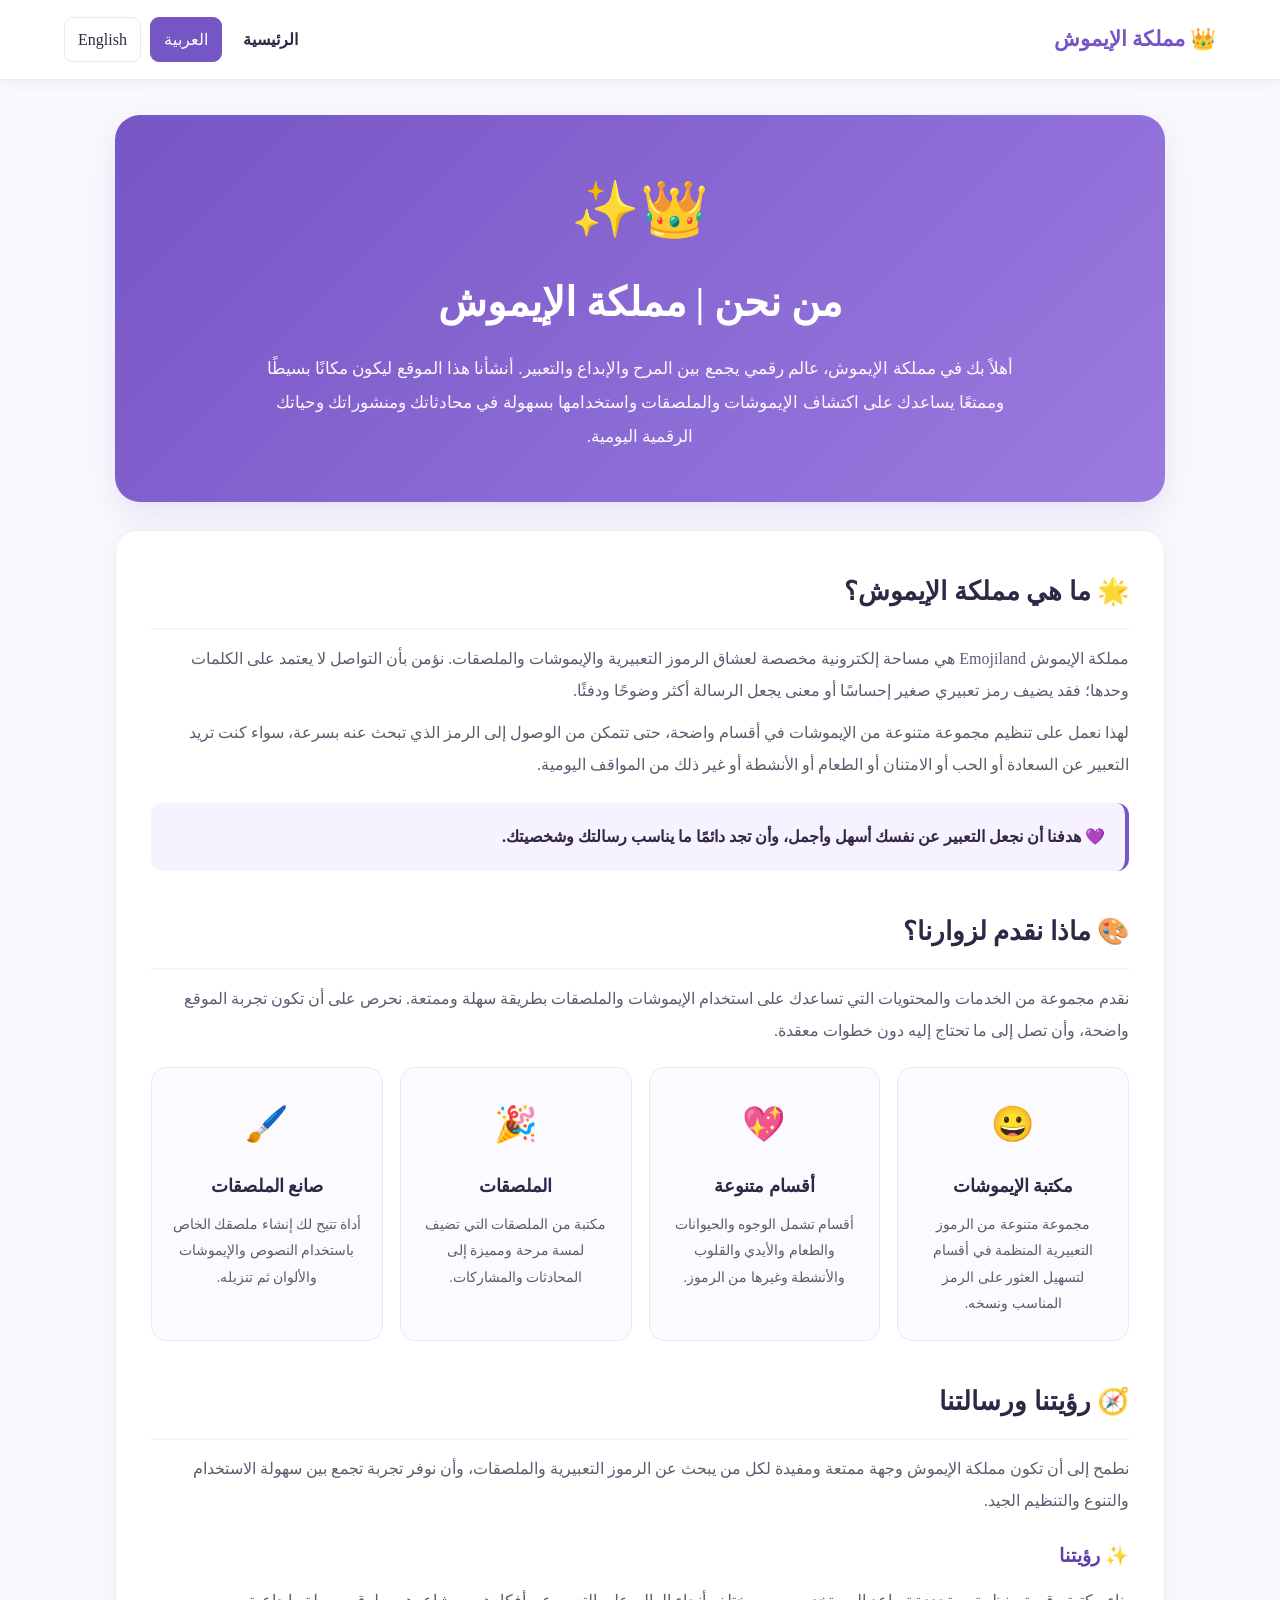
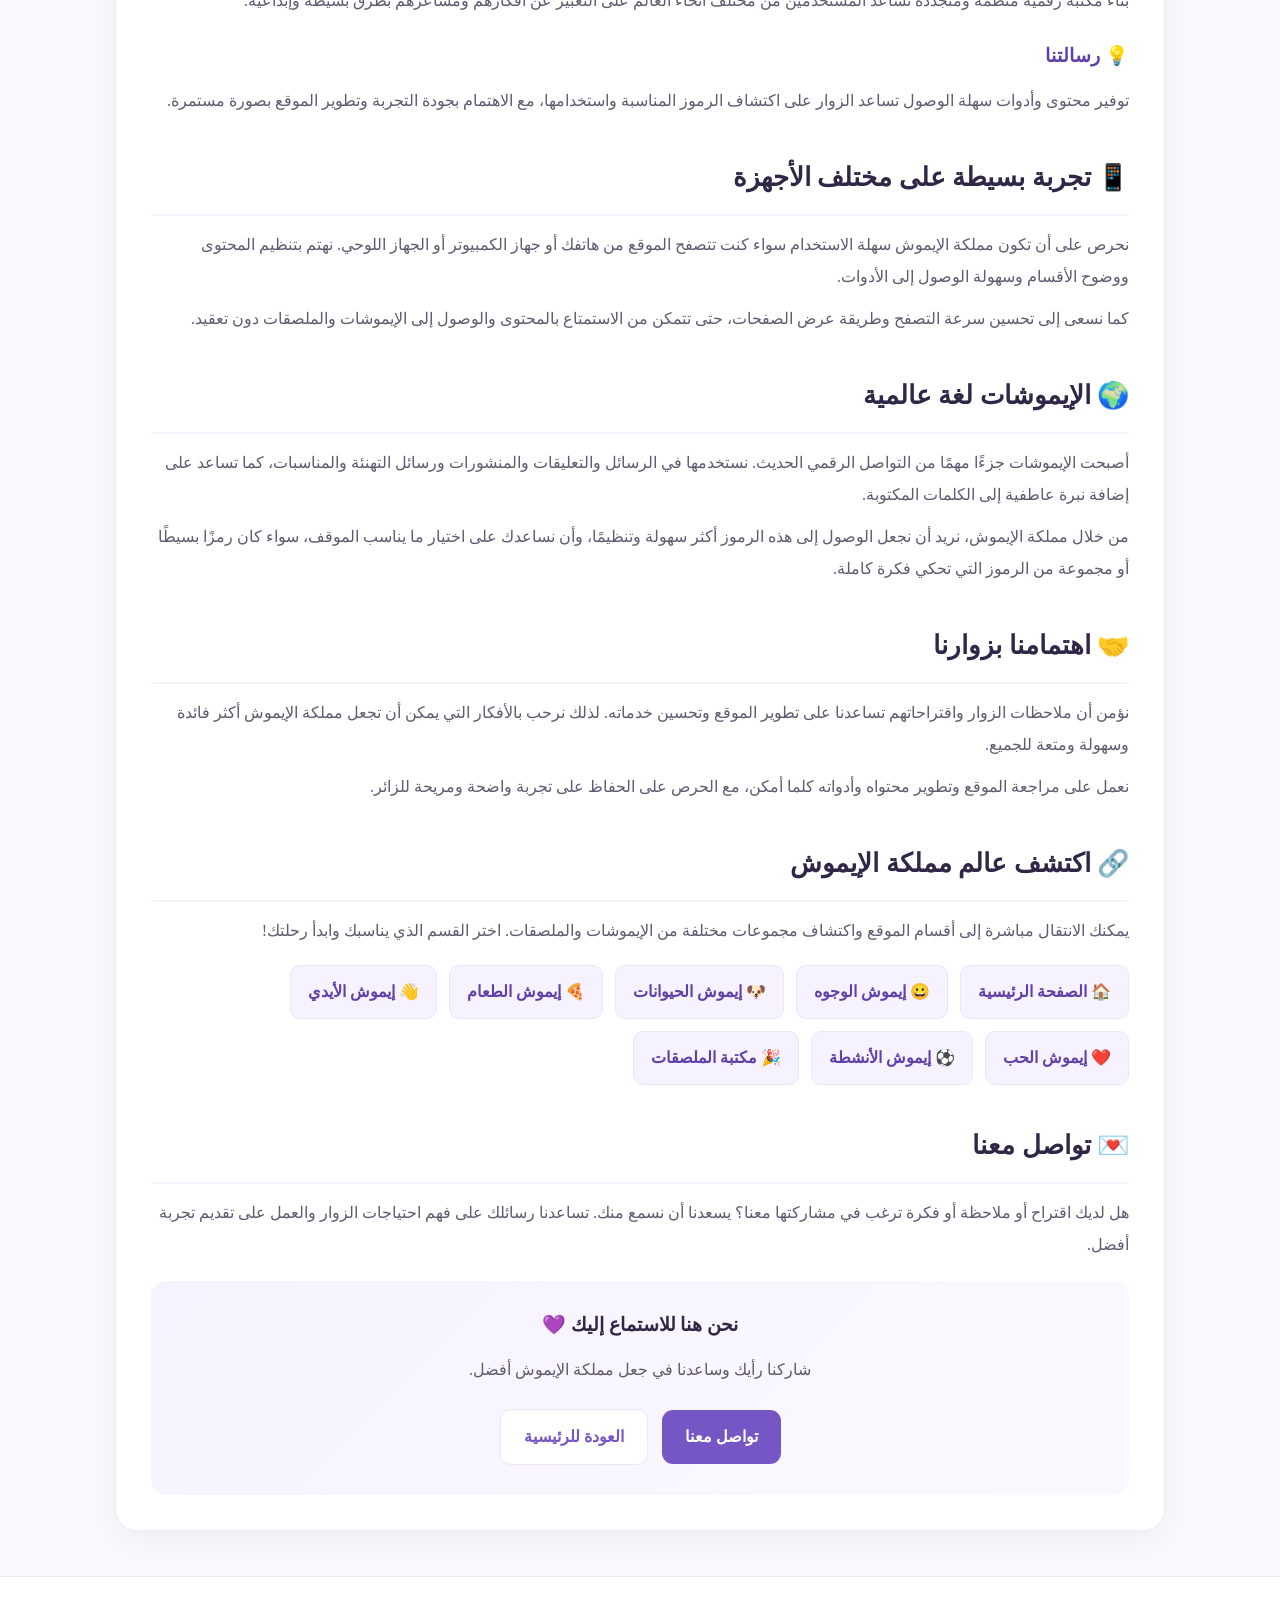
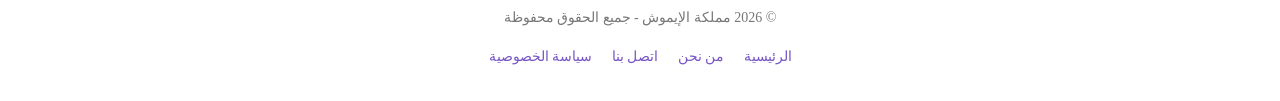
<file: about.html>
<!DOCTYPE html>
<html lang="ar" dir="rtl">
<head>
  <meta charset="UTF-8">
  <meta name="viewport" content="width=device-width, initial-scale=1.0">

  <title>من نحن | مملكة الإيموش - Emojiland</title>

  <meta name="description" content="تعرّف على مملكة الإيموش Emojiland، وجهتك المجانية لاكتشاف ونسخ الإيموشات والملصقات واستخدام أدوات إبداعية سهلة وممتعة.">
  <meta name="keywords" content="مملكة الإيموش, Emojiland, من نحن, إيموشات, رموز تعبيرية, ملصقات, نسخ الإيموشات, صانع الملصقات">
  <meta name="author" content="Emojiland">
  <meta name="robots" content="index, follow">
  <meta name="theme-color" content="#7655c5">

  <link rel="canonical" href="https://emojiland.pages.dev/about.html">
  <link rel="stylesheet" href="style.css">

  <meta property="og:type" content="website">
  <meta property="og:title" content="من نحن | مملكة الإيموش - Emojiland">
  <meta property="og:description" content="اكتشف مملكة الإيموش، مكتبتك الرقمية للإيموشات والملصقات والأدوات الإبداعية المجانية.">
  <meta property="og:url" content="https://emojiland.pages.dev/about.html">
  <meta property="og:site_name" content="Emojiland">

  <meta name="twitter:card" content="summary">
  <meta name="twitter:title" content="من نحن | مملكة الإيموش">
  <meta name="twitter:description" content="تعرّف على رؤيتنا وخدماتنا والعالم الإبداعي الذي نقدمه في مملكة الإيموش.">

  <!-- Google Analytics -->
  <script async src="https://www.googletagmanager.com/gtag/js?id=G-NZ00TSPTWC"></script>
  <script>
    window.dataLayer = window.dataLayer || [];
    function gtag(){dataLayer.push(arguments);}
    gtag('js', new Date());
    gtag('config', 'G-NZ00TSPTWC');
  </script>

  <style>
    :root {
      --about-primary: #7655c5;
      --about-primary-dark: #6040a8;
      --about-light: #f6f2ff;
      --about-text: #5f5b70;
      --about-heading: #302747;
      --about-border: #ece6f7;
      --about-white: #ffffff;
    }

    * {
      box-sizing: border-box;
    }

    html {
      scroll-behavior: smooth;
    }

    body {
      margin: 0;
      background: #faf9fd;
      color: var(--about-text);
      font-family: inherit;
    }

    .about-header {
      display: flex;
      align-items: center;
      justify-content: space-between;
      gap: 15px;
      flex-wrap: wrap;
      padding: 17px 5%;
      background: var(--about-white);
      box-shadow: 0 3px 15px rgba(0, 0, 0, .05);
    }

    .about-brand {
      color: var(--about-primary);
      font-size: 21px;
      font-weight: bold;
      text-decoration: none;
      white-space: nowrap;
    }

    .about-actions {
      display: flex;
      align-items: center;
      gap: 9px;
      flex-wrap: wrap;
    }

    .about-actions a {
      color: var(--about-heading);
      text-decoration: none;
      font-weight: 600;
      padding: 8px 12px;
      border-radius: 9px;
      transition: .2s;
    }

    .about-actions a:hover {
      background: var(--about-light);
      color: var(--about-primary);
    }

    .about-actions button {
      border: 1px solid var(--about-border);
      background: #fff;
      color: var(--about-heading);
      padding: 8px 13px;
      border-radius: 9px;
      cursor: pointer;
      font: inherit;
      transition: .2s;
    }

    .about-actions button:hover,
    .about-actions button.active {
      background: var(--about-primary);
      border-color: var(--about-primary);
      color: #fff;
    }

    .about-hero {
      width: min(1050px, 92%);
      margin: 35px auto 0;
      padding: 48px 30px;
      border-radius: 25px;
      background: linear-gradient(135deg, #7655c5, #9b7be0);
      color: #fff;
      text-align: center;
      box-shadow: 0 12px 35px rgba(118, 85, 197, .15);
    }

    .about-hero-icon {
      font-size: 55px;
      margin-bottom: 12px;
    }

    .about-hero h1 {
      margin: 0 0 15px;
      font-size: clamp(28px, 5vw, 40px);
      color: #fff;
    }

    .about-hero p {
      max-width: 780px;
      margin: auto;
      color: rgba(255, 255, 255, .95);
      font-size: 17px;
      line-height: 2;
    }

    .about-page {
      width: min(1050px, 92%);
      margin: 28px auto 45px;
      padding: 35px;
      background: var(--about-white);
      border: 1px solid #f0edf6;
      border-radius: 22px;
      box-shadow: 0 8px 35px rgba(30, 25, 60, .055);
      line-height: 2;
    }

    .about-section {
      margin-bottom: 35px;
    }

    .about-section:last-child {
      margin-bottom: 0;
    }

    .about-section h2 {
      color: var(--about-heading);
      font-size: clamp(21px, 3vw, 26px);
      margin: 0 0 13px;
      padding-bottom: 10px;
      border-bottom: 2px solid var(--about-light);
    }

    .about-section h3 {
      color: var(--about-primary-dark);
      font-size: 19px;
      margin: 20px 0 8px;
    }

    .about-section p {
      color: var(--about-text);
      font-size: 16px;
      margin: 10px 0;
    }

    .about-section ul {
      padding-inline-start: 25px;
      margin: 12px 0;
    }

    .about-section li {
      color: var(--about-text);
      margin: 8px 0;
      padding-inline-start: 5px;
    }

    .about-highlight {
      background: var(--about-light);
      border-inline-start: 4px solid var(--about-primary);
      padding: 18px 20px;
      border-radius: 12px;
      margin: 22px 0;
    }

    .about-highlight p {
      margin: 0;
      color: var(--about-heading);
      font-weight: 600;
    }

    .about-features {
      display: grid;
      grid-template-columns: repeat(auto-fit, minmax(210px, 1fr));
      gap: 17px;
      margin: 20px 0;
    }

    .about-feature {
      padding: 22px 18px;
      background: #fbfaff;
      border: 1px solid var(--about-border);
      border-radius: 15px;
      text-align: center;
    }

    .about-feature-icon {
      font-size: 35px;
      margin-bottom: 8px;
    }

    .about-feature h3 {
      margin: 5px 0 8px;
      color: var(--about-heading);
      font-size: 18px;
    }

    .about-feature p {
      margin: 0;
      font-size: 14px;
      line-height: 1.9;
    }

    .about-links {
      display: flex;
      flex-wrap: wrap;
      gap: 12px;
      margin-top: 18px;
    }

    .about-links a {
      display: inline-block;
      padding: 10px 17px;
      background: var(--about-light);
      border: 1px solid var(--about-border);
      border-radius: 10px;
      color: var(--about-primary-dark);
      font-weight: bold;
      text-decoration: none;
      transition: .2s;
    }

    .about-links a:hover {
      background: var(--about-primary);
      border-color: var(--about-primary);
      color: #fff;
      transform: translateY(-2px);
    }

    .about-contact-box {
      padding: 25px;
      margin-top: 20px;
      border-radius: 16px;
      background: linear-gradient(135deg, #f6f2ff, #fbf9ff);
      text-align: center;
    }

    .about-contact-box h3 {
      margin-top: 0;
      color: var(--about-heading);
    }

    .about-contact-box p {
      margin-bottom: 18px;
    }

    .about-button {
      display: inline-block;
      margin: 5px;
      padding: 11px 23px;
      border-radius: 11px;
      background: var(--about-primary);
      color: #fff;
      text-decoration: none;
      font-weight: bold;
      transition: .2s;
    }

    .about-button:hover {
      background: var(--about-primary-dark);
      transform: translateY(-2px);
    }

    .about-button.secondary {
      background: #fff;
      color: var(--about-primary);
      border: 1px solid var(--about-border);
    }

    .about-button.secondary:hover {
      background: var(--about-light);
    }

    .about-footer {
      text-align: center;
      padding: 27px 15px;
      background: #fff;
      border-top: 1px solid #eeeaf5;
      color: #777;
      font-size: 14px;
      line-height: 2;
    }

    .about-footer p {
      margin: 0 0 8px;
    }

    .about-footer a {
      display: inline-block;
      color: var(--about-primary);
      text-decoration: none;
      margin: 3px 8px;
    }

    .about-footer a:hover {
      text-decoration: underline;
    }

    [dir="ltr"] .about-section ul {
      padding-inline-start: 25px;
    }

    @media (max-width: 600px) {
      .about-header {
        justify-content: center;
        padding: 15px 4%;
      }

      .about-brand {
        width: 100%;
        text-align: center;
        font-size: 19px;
      }

      .about-actions {
        justify-content: center;
      }

      .about-hero {
        margin-top: 20px;
        padding: 32px 19px;
        border-radius: 18px;
      }

      .about-hero-icon {
        font-size: 45px;
      }

      .about-hero p {
        font-size: 15px;
      }

      .about-page {
        padding: 24px 18px;
        margin: 20px auto 30px;
      }

      .about-section {
        margin-bottom: 28px;
      }

      .about-section p,
      .about-section li {
        font-size: 15px;
      }

      .about-features {
        grid-template-columns: 1fr;
      }

      .about-links {
        flex-direction: column;
      }

      .about-links a {
        text-align: center;
      }

      .about-contact-box {
        padding: 20px 14px;
      }
    }
  </style>
</head>

<body>

  <header class="about-header">
    <a class="about-brand" href="index.html">
      👑 مملكة الإيموش
    </a>

    <nav class="about-actions" aria-label="Main navigation">
      <a href="index.html"
         data-i18n
         data-ar="الرئيسية"
         data-en="Home">الرئيسية</a>

      <button type="button" data-lang="ar">العربية</button>
      <button type="button" data-lang="en">English</button>
    </nav>
  </header>

  <main>

    <section class="about-hero">
      <div class="about-hero-icon" aria-hidden="true">👑✨</div>

      <h1 data-i18n
          data-ar="من نحن | مملكة الإيموش"
          data-en="About Us | Emojiland">
        من نحن | مملكة الإيموش
      </h1>

      <p data-i18n
         data-ar="أهلاً بك في مملكة الإيموش، عالم رقمي يجمع بين المرح والإبداع والتعبير. أنشأنا هذا الموقع ليكون مكانًا بسيطًا وممتعًا يساعدك على اكتشاف الإيموشات والملصقات واستخدامها بسهولة في محادثاتك ومنشوراتك وحياتك الرقمية اليومية."
         data-en="Welcome to Emojiland, a digital world that brings together fun, creativity, and expression. We created this website as a simple and enjoyable place to discover emojis and stickers and use them easily in your conversations, posts, and everyday digital life.">
        أهلاً بك في مملكة الإيموش، عالم رقمي يجمع بين المرح والإبداع والتعبير. أنشأنا هذا الموقع ليكون مكانًا بسيطًا وممتعًا يساعدك على اكتشاف الإيموشات والملصقات واستخدامها بسهولة في محادثاتك ومنشوراتك وحياتك الرقمية اليومية.
      </p>
    </section>

    <div class="about-page">

      <section class="about-section">
        <h2 data-i18n
            data-ar="🌟 ما هي مملكة الإيموش؟"
            data-en="🌟 What Is Emojiland?">
          🌟 ما هي مملكة الإيموش؟
        </h2>

        <p data-i18n
           data-ar="مملكة الإيموش Emojiland هي مساحة إلكترونية مخصصة لعشاق الرموز التعبيرية والإيموشات والملصقات. نؤمن بأن التواصل لا يعتمد على الكلمات وحدها؛ فقد يضيف رمز تعبيري صغير إحساسًا أو معنى يجعل الرسالة أكثر وضوحًا ودفئًا."
           data-en="Emojiland is an online space dedicated to people who enjoy emojis, expressive symbols, and stickers. We believe communication is about more than words alone. A small emoji can add emotion, meaning, and warmth that make a message clearer and more engaging.">
          مملكة الإيموش Emojiland هي مساحة إلكترونية مخصصة لعشاق الرموز التعبيرية والإيموشات والملصقات. نؤمن بأن التواصل لا يعتمد على الكلمات وحدها؛ فقد يضيف رمز تعبيري صغير إحساسًا أو معنى يجعل الرسالة أكثر وضوحًا ودفئًا.
        </p>

        <p data-i18n
           data-ar="لهذا نعمل على تنظيم مجموعة متنوعة من الإيموشات في أقسام واضحة، حتى تتمكن من الوصول إلى الرمز الذي تبحث عنه بسرعة، سواء كنت تريد التعبير عن السعادة أو الحب أو الامتنان أو الطعام أو الأنشطة أو غير ذلك من المواقف اليومية."
           data-en="That is why we organize a variety of emojis into clear categories, helping you quickly find the symbol you need, whether you want to express happiness, love, gratitude, food, activities, or everyday moments.">
          لهذا نعمل على تنظيم مجموعة متنوعة من الإيموشات في أقسام واضحة، حتى تتمكن من الوصول إلى الرمز الذي تبحث عنه بسرعة، سواء كنت تريد التعبير عن السعادة أو الحب أو الامتنان أو الطعام أو الأنشطة أو غير ذلك من المواقف اليومية.
        </p>

        <div class="about-highlight">
          <p data-i18n
             data-ar="💜 هدفنا أن نجعل التعبير عن نفسك أسهل وأجمل، وأن تجد دائمًا ما يناسب رسالتك وشخصيتك."
             data-en="💜 Our goal is to make self-expression easier and more enjoyable, so you can always find something that fits your message and personality.">
            💜 هدفنا أن نجعل التعبير عن نفسك أسهل وأجمل، وأن تجد دائمًا ما يناسب رسالتك وشخصيتك.
          </p>
        </div>
      </section>

      <section class="about-section">
        <h2 data-i18n
            data-ar="🎨 ماذا نقدم لزوارنا؟"
            data-en="🎨 What Do We Offer?">
          🎨 ماذا نقدم لزوارنا؟
        </h2>

        <p data-i18n
           data-ar="نقدم مجموعة من الخدمات والمحتويات التي تساعدك على استخدام الإيموشات والملصقات بطريقة سهلة وممتعة. نحرص على أن تكون تجربة الموقع واضحة، وأن تصل إلى ما تحتاج إليه دون خطوات معقدة."
           data-en="We offer a collection of features and content that help you use emojis and stickers in a simple and enjoyable way. We aim to keep the website experience clear, so you can find what you need without complicated steps.">
          نقدم مجموعة من الخدمات والمحتويات التي تساعدك على استخدام الإيموشات والملصقات بطريقة سهلة وممتعة. نحرص على أن تكون تجربة الموقع واضحة، وأن تصل إلى ما تحتاج إليه دون خطوات معقدة.
        </p>

        <div class="about-features">

          <article class="about-feature">
            <div class="about-feature-icon" aria-hidden="true">😀</div>
            <h3 data-i18n
                data-ar="مكتبة الإيموشات"
                data-en="Emoji Library">
              مكتبة الإيموشات
            </h3>
            <p data-i18n
               data-ar="مجموعة متنوعة من الرموز التعبيرية المنظمة في أقسام لتسهيل العثور على الرمز المناسب ونسخه."
               data-en="A variety of emojis organized into categories, making it easy to find and copy the right symbol.">
              مجموعة متنوعة من الرموز التعبيرية المنظمة في أقسام لتسهيل العثور على الرمز المناسب ونسخه.
            </p>
          </article>

          <article class="about-feature">
            <div class="about-feature-icon" aria-hidden="true">💖</div>
            <h3 data-i18n
                data-ar="أقسام متنوعة"
                data-en="Different Categories">
              أقسام متنوعة
            </h3>
            <p data-i18n
               data-ar="أقسام تشمل الوجوه والحيوانات والطعام والأيدي والقلوب والأنشطة وغيرها من الرموز."
               data-en="Categories covering smileys, animals, food, hands, hearts, activities, and many other symbols.">
              أقسام تشمل الوجوه والحيوانات والطعام والأيدي والقلوب والأنشطة وغيرها من الرموز.
            </p>
          </article>

          <article class="about-feature">
            <div class="about-feature-icon" aria-hidden="true">🎉</div>
            <h3 data-i18n
                data-ar="الملصقات"
                data-en="Stickers">
              الملصقات
            </h3>
            <p data-i18n
               data-ar="مكتبة من الملصقات التي تضيف لمسة مرحة ومميزة إلى المحادثات والمشاركات."
               data-en="A sticker collection that adds a fun and personal touch to conversations and posts.">
              مكتبة من الملصقات التي تضيف لمسة مرحة ومميزة إلى المحادثات والمشاركات.
            </p>
          </article>

          <article class="about-feature">
            <div class="about-feature-icon" aria-hidden="true">🖌️</div>
            <h3 data-i18n
                data-ar="صانع الملصقات"
                data-en="Sticker Maker">
              صانع الملصقات
            </h3>
            <p data-i18n
               data-ar="أداة تتيح لك إنشاء ملصقك الخاص باستخدام النصوص والإيموشات والألوان ثم تنزيله."
               data-en="A tool that lets you create your own sticker using text, emojis, and colors, then download it.">
              أداة تتيح لك إنشاء ملصقك الخاص باستخدام النصوص والإيموشات والألوان ثم تنزيله.
            </p>
          </article>

        </div>
      </section>

      <section class="about-section">
        <h2 data-i18n
            data-ar="🧭 رؤيتنا ورسالتنا"
            data-en="🧭 Our Vision and Mission">
          🧭 رؤيتنا ورسالتنا
        </h2>

        <p data-i18n
           data-ar="نطمح إلى أن تكون مملكة الإيموش وجهة ممتعة ومفيدة لكل من يبحث عن الرموز التعبيرية والملصقات، وأن نوفر تجربة تجمع بين سهولة الاستخدام والتنوع والتنظيم الجيد."
           data-en="We aspire to make Emojiland an enjoyable and useful destination for everyone looking for emojis and stickers, offering an experience that combines ease of use, variety, and clear organization.">
          نطمح إلى أن تكون مملكة الإيموش وجهة ممتعة ومفيدة لكل من يبحث عن الرموز التعبيرية والملصقات، وأن نوفر تجربة تجمع بين سهولة الاستخدام والتنوع والتنظيم الجيد.
        </p>

        <h3 data-i18n
            data-ar="✨ رؤيتنا"
            data-en="✨ Our Vision">
          ✨ رؤيتنا
        </h3>

        <p data-i18n
           data-ar="بناء مكتبة رقمية منظمة ومتجددة تساعد المستخدمين من مختلف أنحاء العالم على التعبير عن أفكارهم ومشاعرهم بطرق بسيطة وإبداعية."
           data-en="To build an organized and evolving digital library that helps people around the world express their ideas and feelings in simple and creative ways.">
          بناء مكتبة رقمية منظمة ومتجددة تساعد المستخدمين من مختلف أنحاء العالم على التعبير عن أفكارهم ومشاعرهم بطرق بسيطة وإبداعية.
        </p>

        <h3 data-i18n
            data-ar="💡 رسالتنا"
            data-en="💡 Our Mission">
          💡 رسالتنا
        </h3>

        <p data-i18n
           data-ar="توفير محتوى وأدوات سهلة الوصول تساعد الزوار على اكتشاف الرموز المناسبة واستخدامها، مع الاهتمام بجودة التجربة وتطوير الموقع بصورة مستمرة."
           data-en="To provide accessible content and easy-to-use tools that help visitors discover and use the right symbols, while focusing on quality and continuous improvement.">
          توفير محتوى وأدوات سهلة الوصول تساعد الزوار على اكتشاف الرموز المناسبة واستخدامها، مع الاهتمام بجودة التجربة وتطوير الموقع بصورة مستمرة.
        </p>
      </section>

      <section class="about-section">
        <h2 data-i18n
            data-ar="📱 تجربة بسيطة على مختلف الأجهزة"
            data-en="📱 A Simple Experience on Every Device">
          📱 تجربة بسيطة على مختلف الأجهزة
        </h2>

        <p data-i18n
           data-ar="نحرص على أن تكون مملكة الإيموش سهلة الاستخدام سواء كنت تتصفح الموقع من هاتفك أو جهاز الكمبيوتر أو الجهاز اللوحي. نهتم بتنظيم المحتوى ووضوح الأقسام وسهولة الوصول إلى الأدوات."
           data-en="We work to make Emojiland easy to use whether you visit from a phone, computer, or tablet. We focus on clear content organization, understandable categories, and convenient access to our tools.">
          نحرص على أن تكون مملكة الإيموش سهلة الاستخدام سواء كنت تتصفح الموقع من هاتفك أو جهاز الكمبيوتر أو الجهاز اللوحي. نهتم بتنظيم المحتوى ووضوح الأقسام وسهولة الوصول إلى الأدوات.
        </p>

        <p data-i18n
           data-ar="كما نسعى إلى تحسين سرعة التصفح وطريقة عرض الصفحات، حتى تتمكن من الاستمتاع بالمحتوى والوصول إلى الإيموشات والملصقات دون تعقيد."
           data-en="We also aim to improve browsing speed and page presentation, so you can enjoy the content and access emojis and stickers without unnecessary complexity.">
          كما نسعى إلى تحسين سرعة التصفح وطريقة عرض الصفحات، حتى تتمكن من الاستمتاع بالمحتوى والوصول إلى الإيموشات والملصقات دون تعقيد.
        </p>
      </section>

      <section class="about-section">
        <h2 data-i18n
            data-ar="🌍 الإيموشات لغة عالمية"
            data-en="🌍 Emojis Are a Universal Language">
          🌍 الإيموشات لغة عالمية
        </h2>

        <p data-i18n
           data-ar="أصبحت الإيموشات جزءًا مهمًا من التواصل الرقمي الحديث. نستخدمها في الرسائل والتعليقات والمنشورات ورسائل التهنئة والمناسبات، كما تساعد على إضافة نبرة عاطفية إلى الكلمات المكتوبة."
           data-en="Emojis have become an important part of modern digital communication. We use them in messages, comments, posts, greetings, and celebrations. They can also add emotional tone to written words.">
          أصبحت الإيموشات جزءًا مهمًا من التواصل الرقمي الحديث. نستخدمها في الرسائل والتعليقات والمنشورات ورسائل التهنئة والمناسبات، كما تساعد على إضافة نبرة عاطفية إلى الكلمات المكتوبة.
        </p>

        <p data-i18n
           data-ar="من خلال مملكة الإيموش، نريد أن نجعل الوصول إلى هذه الرموز أكثر سهولة وتنظيمًا، وأن نساعدك على اختيار ما يناسب الموقف، سواء كان رمزًا بسيطًا أو مجموعة من الرموز التي تحكي فكرة كاملة."
           data-en="Through Emojiland, we want to make these symbols easier to find and explore, helping you choose what suits each moment, whether it is a single emoji or a combination that expresses a complete idea.">
          من خلال مملكة الإيموش، نريد أن نجعل الوصول إلى هذه الرموز أكثر سهولة وتنظيمًا، وأن نساعدك على اختيار ما يناسب الموقف، سواء كان رمزًا بسيطًا أو مجموعة من الرموز التي تحكي فكرة كاملة.
        </p>
      </section>

      <section class="about-section">
        <h2 data-i18n
            data-ar="🤝 اهتمامنا بزوارنا"
            data-en="🤝 Our Visitors Matter">
          🤝 اهتمامنا بزوارنا
        </h2>

        <p data-i18n
           data-ar="نؤمن أن ملاحظات الزوار واقتراحاتهم تساعدنا على تطوير الموقع وتحسين خدماته. لذلك نرحب بالأفكار التي يمكن أن تجعل مملكة الإيموش أكثر فائدة وسهولة ومتعة للجميع."
           data-en="We believe visitor feedback and suggestions help us improve the website and its features. We welcome ideas that can make Emojiland more useful, accessible, and enjoyable for everyone.">
          نؤمن أن ملاحظات الزوار واقتراحاتهم تساعدنا على تطوير الموقع وتحسين خدماته. لذلك نرحب بالأفكار التي يمكن أن تجعل مملكة الإيموش أكثر فائدة وسهولة ومتعة للجميع.
        </p>

        <p data-i18n
           data-ar="نعمل على مراجعة الموقع وتطوير محتواه وأدواته كلما أمكن، مع الحرص على الحفاظ على تجربة واضحة ومريحة للزائر."
           data-en="We aim to review and improve the website, its content, and its tools whenever possible, while maintaining a clear and comfortable visitor experience.">
          نعمل على مراجعة الموقع وتطوير محتواه وأدواته كلما أمكن، مع الحرص على الحفاظ على تجربة واضحة ومريحة للزائر.
        </p>
      </section>

      <section class="about-section">
        <h2 data-i18n
            data-ar="🔗 اكتشف عالم مملكة الإيموش"
            data-en="🔗 Explore Emojiland">
          🔗 اكتشف عالم مملكة الإيموش
        </h2>

        <p data-i18n
           data-ar="يمكنك الانتقال مباشرة إلى أقسام الموقع واكتشاف مجموعات مختلفة من الإيموشات والملصقات. اختر القسم الذي يناسبك وابدأ رحلتك!"
           data-en="You can explore the website sections and discover different collections of emojis and stickers. Choose the category you like and start exploring!">
          يمكنك الانتقال مباشرة إلى أقسام الموقع واكتشاف مجموعات مختلفة من الإيموشات والملصقات. اختر القسم الذي يناسبك وابدأ رحلتك!
        </p>

        <div class="about-links">
          <a href="index.html"
             data-i18n
             data-ar="🏠 الصفحة الرئيسية"
             data-en="🏠 Home Page">🏠 الصفحة الرئيسية</a>

          <a href="emojis-smileys.html"
             data-i18n
             data-ar="😀 إيموش الوجوه"
             data-en="😀 Smileys & Faces">😀 إيموش الوجوه</a>

          <a href="emojis-animals.html"
             data-i18n
             data-ar="🐶 إيموش الحيوانات"
             data-en="🐶 Animal Emojis">🐶 إيموش الحيوانات</a>

          <a href="emojis-food.html"
             data-i18n
             data-ar="🍕 إيموش الطعام"
             data-en="🍕 Food Emojis">🍕 إيموش الطعام</a>

          <a href="emojis-hands.html"
             data-i18n
             data-ar="👋 إيموش الأيدي"
             data-en="👋 Hand Emojis">👋 إيموش الأيدي</a>

          <a href="emojis-love.html"
             data-i18n
             data-ar="❤️ إيموش الحب"
             data-en="❤️ Love Emojis">❤️ إيموش الحب</a>

          <a href="emojis-activities.html"
             data-i18n
             data-ar="⚽ إيموش الأنشطة"
             data-en="⚽ Activities Emojis">⚽ إيموش الأنشطة</a>

          <a href="stickers.html"
             data-i18n
             data-ar="🎉 مكتبة الملصقات"
             data-en="🎉 Sticker Library">🎉 مكتبة الملصقات</a>
        </div>
      </section>

      <section class="about-section">
        <h2 data-i18n
            data-ar="💌 تواصل معنا"
            data-en="💌 Get in Touch">
          💌 تواصل معنا
        </h2>

        <p data-i18n
           data-ar="هل لديك اقتراح أو ملاحظة أو فكرة ترغب في مشاركتها معنا؟ يسعدنا أن نسمع منك. تساعدنا رسائلك على فهم احتياجات الزوار والعمل على تقديم تجربة أفضل."
           data-en="Do you have a suggestion, comment, or idea you would like to share? We would be happy to hear from you. Your messages help us understand visitors' needs and work toward a better experience.">
          هل لديك اقتراح أو ملاحظة أو فكرة ترغب في مشاركتها معنا؟ يسعدنا أن نسمع منك. تساعدنا رسائلك على فهم احتياجات الزوار والعمل على تقديم تجربة أفضل.
        </p>

        <div class="about-contact-box">
          <h3 data-i18n
              data-ar="نحن هنا للاستماع إليك 💜"
              data-en="We Would Love to Hear from You 💜">
            نحن هنا للاستماع إليك 💜
          </h3>

          <p data-i18n
             data-ar="شاركنا رأيك وساعدنا في جعل مملكة الإيموش أفضل."
             data-en="Share your thoughts and help us make Emojiland even better.">
            شاركنا رأيك وساعدنا في جعل مملكة الإيموش أفضل.
          </p>

          <a class="about-button" href="contact.html"
             data-i18n
             data-ar="تواصل معنا"
             data-en="Contact Us">تواصل معنا</a>

          <a class="about-button secondary" href="index.html"
             data-i18n
             data-ar="العودة للرئيسية"
             data-en="Back to Home">العودة للرئيسية</a>
        </div>
      </section>

    </div>
  </main>

  <footer class="about-footer">
    <p>
      © <span id="currentYear"></span>
      <span data-i18n data-ar="مملكة الإيموش - جميع الحقوق محفوظة"
            data-en="Emojiland - All Rights Reserved">
        مملكة الإيموش - جميع الحقوق محفوظة
      </span>
    </p>

    <nav aria-label="Footer navigation">
      <a href="index.html"
         data-i18n
         data-ar="الرئيسية"
         data-en="Home">الرئيسية</a>

      <a href="about.html"
         data-i18n
         data-ar="من نحن"
         data-en="About Us">من نحن</a>

      <a href="contact.html"
         data-i18n
         data-ar="اتصل بنا"
         data-en="Contact Us">اتصل بنا</a>

      <a href="privacy.html"
         data-i18n
         data-ar="سياسة الخصوصية"
         data-en="Privacy Policy">سياسة الخصوصية</a>
    </nav>
  </footer>

  <script src="app.js"></script>

  <script>
    document.getElementById("currentYear").textContent =
      new Date().getFullYear();
  </script>

</body>
</html>
</file>
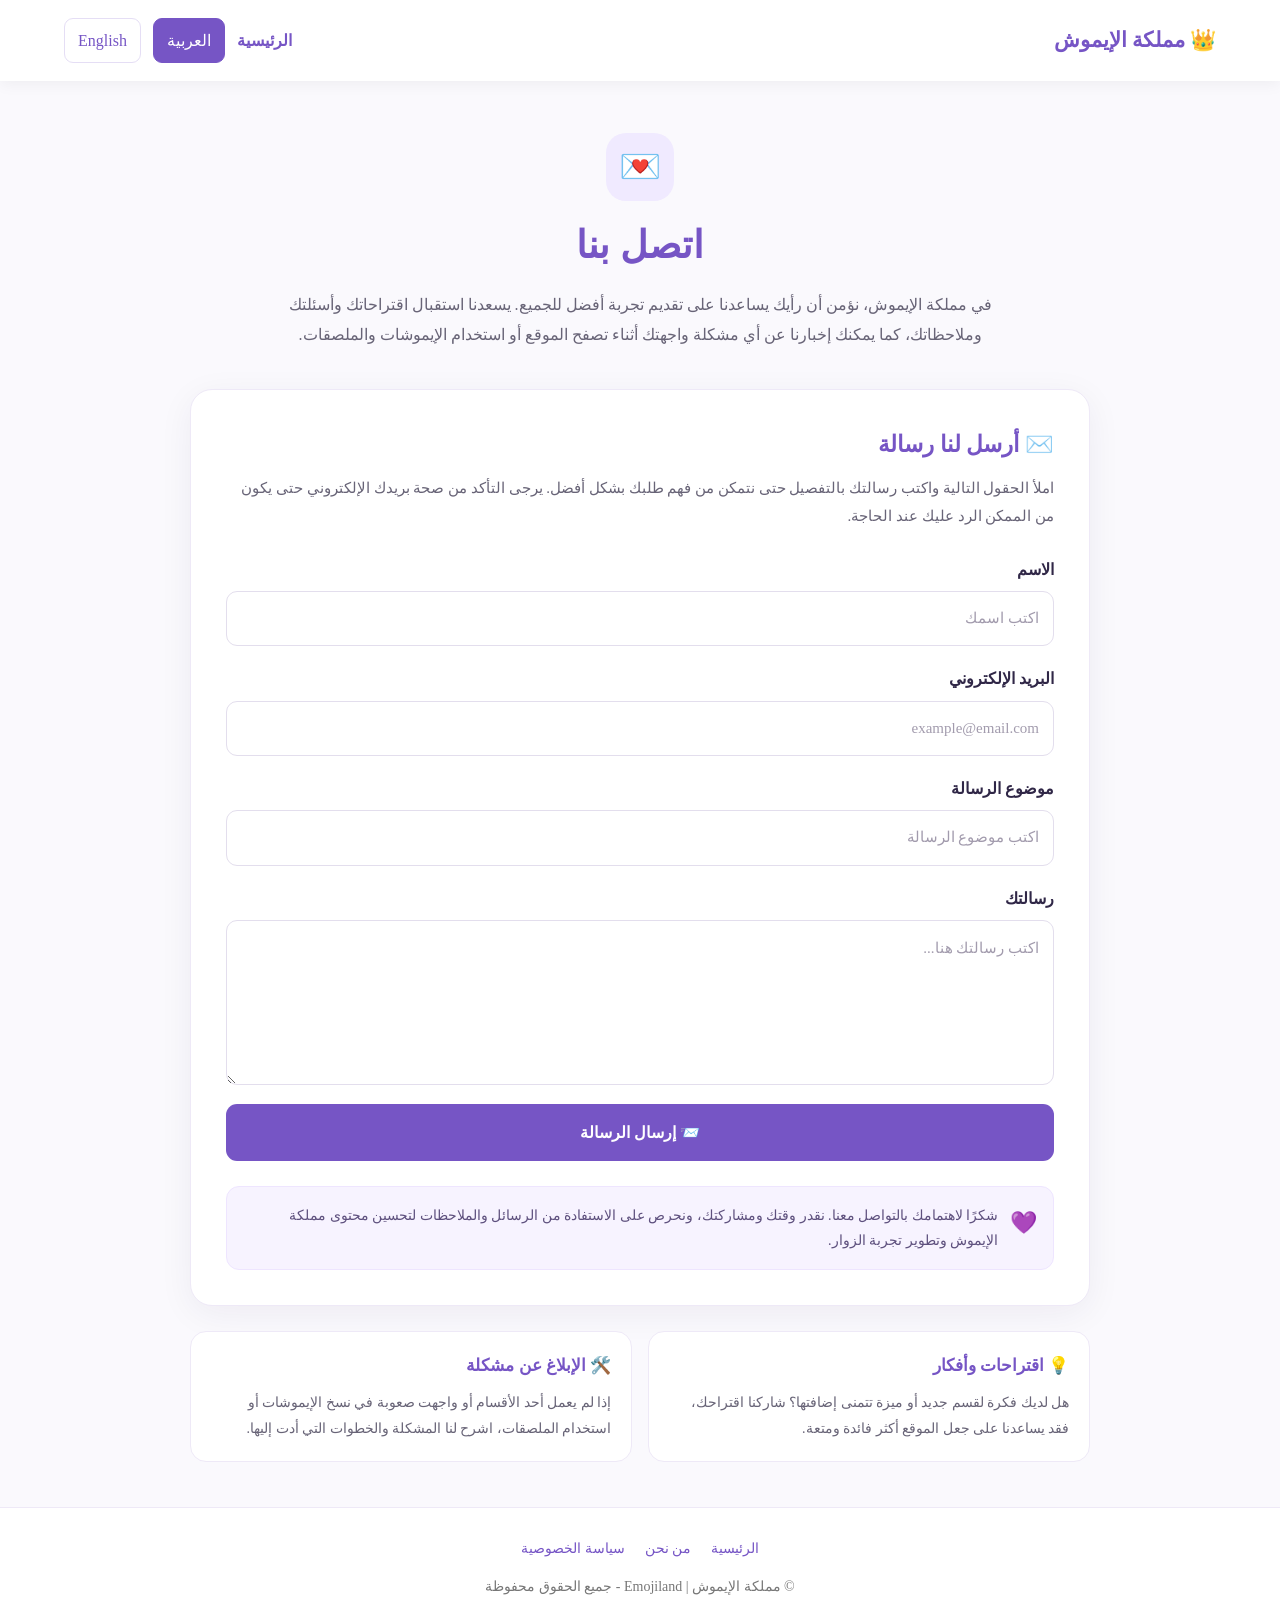
<file: contact.html>
<!DOCTYPE html>
<html lang="ar" dir="rtl">
<head>
  <meta charset="UTF-8">
  <meta name="viewport" content="width=device-width, initial-scale=1.0">

  <title>اتصل بنا | مملكة الإيموش - Emojiland</title>

  <meta name="description" content="تواصل مع مملكة الإيموش لإرسال اقتراحاتك وملاحظاتك أو الإبلاغ عن أي مشكلة في استخدام الإيموشات والملصقات. نرحب برسائلك وآرائك لتطوير تجربتك.">
  <meta name="keywords" content="اتصل بنا, تواصل معنا, مملكة الإيموش, Emojiland, اقتراحات, الإبلاغ عن مشكلة, إيموشات, ملصقات">
  <meta name="author" content="Emojiland">
  <meta name="robots" content="index, follow">
  <meta name="theme-color" content="#7655c5">

  <link rel="canonical" href="https://emojiland.pages.dev/contact.html">
  <link rel="stylesheet" href="style.css">

  <!-- Open Graph -->
  <meta property="og:type" content="website">
  <meta property="og:title" content="اتصل بنا | مملكة الإيموش - Emojiland">
  <meta property="og:description" content="يسعدنا التواصل معك! أرسل اقتراحاتك أو ملاحظاتك أو أخبرنا عن أي مشكلة واجهتك في مملكة الإيموش.">
  <meta property="og:url" content="https://emojiland.pages.dev/contact.html">
  <meta property="og:site_name" content="مملكة الإيموش | Emojiland">
  <meta property="og:locale" content="ar_EG">

  <!-- Twitter Card -->
  <meta name="twitter:card" content="summary">
  <meta name="twitter:title" content="اتصل بنا | مملكة الإيموش">
  <meta name="twitter:description" content="تواصل مع فريق مملكة الإيموش وأرسل اقتراحاتك وملاحظاتك.">

  <!-- Google Analytics -->
  <script async src="https://www.googletagmanager.com/gtag/js?id=G-NZ00TSPTWC"></script>
  <script>
    window.dataLayer = window.dataLayer || [];
    function gtag(){dataLayer.push(arguments);}
    gtag('js', new Date());
    gtag('config', 'G-NZ00TSPTWC');
  </script>

  <style>
    * {
      box-sizing: border-box;
    }

    body {
      margin: 0;
      background: #faf9fd;
      color: #302747;
      font-family: inherit;
    }

    .contact-header {
      display: flex;
      justify-content: space-between;
      align-items: center;
      flex-wrap: wrap;
      gap: 14px;
      padding: 18px 5%;
      background: #fff;
      box-shadow: 0 3px 15px rgba(0,0,0,.05);
    }

    .contact-brand {
      color: #7655c5;
      font-size: 21px;
      font-weight: bold;
      text-decoration: none;
      white-space: nowrap;
    }

    .contact-actions {
      display: flex;
      align-items: center;
      gap: 12px;
      flex-wrap: wrap;
    }

    .contact-actions a {
      color: #7655c5;
      text-decoration: none;
      font-weight: 600;
    }

    .contact-actions a:hover,
    .contact-footer a:hover {
      text-decoration: underline;
    }

    .contact-actions button {
      border: 1px solid #e5def5;
      background: #fff;
      color: #7655c5;
      padding: 8px 13px;
      border-radius: 9px;
      cursor: pointer;
      font: inherit;
      transition: .2s ease;
    }

    .contact-actions button:hover {
      background: #f5f0ff;
    }

    .contact-actions button.active {
      background: #7655c5;
      color: #fff;
      border-color: #7655c5;
    }

    .contact-main {
      width: min(900px, 92%);
      margin: 42px auto;
    }

    .contact-hero {
      text-align: center;
      margin-bottom: 28px;
      padding: 10px 15px;
    }

    .contact-hero-icon {
      display: inline-flex;
      justify-content: center;
      align-items: center;
      width: 68px;
      height: 68px;
      margin-bottom: 12px;
      border-radius: 20px;
      background: #f0eaff;
      font-size: 34px;
    }

    .contact-hero h1 {
      color: #7655c5;
      font-size: clamp(28px, 5vw, 38px);
      margin: 0 0 12px;
    }

    .contact-hero p {
      max-width: 720px;
      margin: 0 auto;
      color: #686477;
      font-size: 16px;
      line-height: 1.9;
    }

    .contact-content {
      padding: 35px;
      background: #fff;
      border: 1px solid #eee9f7;
      border-radius: 22px;
      box-shadow: 0 8px 35px rgba(30,25,60,.06);
    }

    .contact-section-title {
      color: #7655c5;
      font-size: 23px;
      margin: 0 0 10px;
    }

    .contact-intro {
      color: #686477;
      font-size: 15px;
      line-height: 1.9;
      margin: 0 0 25px;
    }

    .contact-form {
      display: grid;
      gap: 19px;
      margin-top: 25px;
    }

    .contact-field label {
      display: block;
      color: #302747;
      font-weight: bold;
      margin-bottom: 8px;
    }

    .contact-field input,
    .contact-field textarea {
      display: block;
      width: 100%;
      padding: 14px;
      border: 1px solid #e3deed;
      border-radius: 11px;
      font: inherit;
      font-size: 15px;
      background: #fff;
      color: #302747;
      transition: border-color .2s, box-shadow .2s;
    }

    .contact-field input {
      min-height: 49px;
    }

    .contact-field textarea {
      min-height: 165px;
      resize: vertical;
      line-height: 1.8;
    }

    .contact-field input::placeholder,
    .contact-field textarea::placeholder {
      color: #a29bad;
    }

    .contact-field input:focus,
    .contact-field textarea:focus {
      outline: none;
      border-color: #7655c5;
      box-shadow: 0 0 0 3px rgba(118,85,197,.12);
    }

    .contact-submit {
      width: 100%;
      border: 0;
      border-radius: 11px;
      background: #7655c5;
      color: #fff;
      padding: 15px 20px;
      font: inherit;
      font-size: 16px;
      font-weight: bold;
      cursor: pointer;
      transition: background .2s, transform .2s;
    }

    .contact-submit:hover {
      background: #6342b0;
      transform: translateY(-1px);
    }

    .contact-submit:focus-visible,
    .contact-actions button:focus-visible,
    .contact-actions a:focus-visible,
    .contact-footer a:focus-visible {
      outline: 3px solid #c9b8f1;
      outline-offset: 3px;
    }

    .contact-note {
      display: flex;
      align-items: flex-start;
      gap: 12px;
      background: #f7f3ff;
      border: 1px solid #eee5ff;
      border-radius: 13px;
      padding: 16px;
      margin-top: 25px;
      color: #5e507e;
      font-size: 14px;
      line-height: 1.8;
    }

    .contact-note-icon {
      font-size: 22px;
      flex-shrink: 0;
    }

    .contact-info {
      display: grid;
      grid-template-columns: repeat(2, minmax(0, 1fr));
      gap: 16px;
      margin-top: 25px;
    }

    .contact-info-card {
      padding: 20px;
      background: #fff;
      border: 1px solid #eee9f7;
      border-radius: 16px;
    }

    .contact-info-card h3 {
      margin: 0 0 9px;
      color: #7655c5;
      font-size: 17px;
    }

    .contact-info-card p {
      margin: 0;
      color: #686477;
      font-size: 14px;
      line-height: 1.8;
    }

    .contact-footer {
      text-align: center;
      padding: 28px 15px;
      margin-top: 45px;
      background: #fff;
      border-top: 1px solid #eee9f7;
      color: #777;
      font-size: 14px;
      line-height: 1.9;
    }

    .contact-footer-links {
      display: flex;
      justify-content: center;
      align-items: center;
      flex-wrap: wrap;
      gap: 10px 20px;
      margin-bottom: 12px;
    }

    .contact-footer a {
      color: #7655c5;
      text-decoration: none;
    }

    .contact-footer p {
      margin: 8px 0 0;
    }

    @media (max-width: 600px) {
      .contact-header {
        justify-content: center;
        padding: 16px 4%;
      }

      .contact-brand {
        font-size: 19px;
      }

      .contact-actions {
        justify-content: center;
        gap: 10px;
      }

      .contact-main {
        margin: 25px auto;
      }

      .contact-hero {
        padding: 5px;
      }

      .contact-hero p {
        font-size: 15px;
      }

      .contact-content {
        padding: 23px 18px;
        border-radius: 17px;
      }

      .contact-section-title {
        font-size: 21px;
      }

      .contact-info {
        grid-template-columns: 1fr;
      }

      .contact-field input,
      .contact-field textarea {
        font-size: 16px;
      }
    }
  </style>
</head>

<body>

  <header class="contact-header">
    <a class="contact-brand"
       href="index.html"
       data-ar="👑 مملكة الإيموش"
       data-en="👑 Emojiland">
      👑 مملكة الإيموش
    </a>

    <nav class="contact-actions" aria-label="Main navigation">
      <a href="index.html"
         data-ar="الرئيسية"
         data-en="Home">
        الرئيسية
      </a>

      <button type="button" data-lang="ar" aria-label="العربية">
        العربية
      </button>

      <button type="button" data-lang="en" aria-label="English">
        English
      </button>
    </nav>
  </header>

  <main class="contact-main">

    <section class="contact-hero">
      <div class="contact-hero-icon" aria-hidden="true">💌</div>

      <h1
        data-ar="اتصل بنا"
        data-en="Contact Us">
        اتصل بنا
      </h1>

      <p
        data-ar="في مملكة الإيموش، نؤمن أن رأيك يساعدنا على تقديم تجربة أفضل للجميع. يسعدنا استقبال اقتراحاتك وأسئلتك وملاحظاتك، كما يمكنك إخبارنا عن أي مشكلة واجهتك أثناء تصفح الموقع أو استخدام الإيموشات والملصقات."
        data-en="At Emojiland, we believe your feedback helps us create a better experience for everyone. We welcome your suggestions, questions, and comments. You can also tell us about any issue you encounter while browsing the website or using our emojis and stickers.">
        في مملكة الإيموش، نؤمن أن رأيك يساعدنا على تقديم تجربة أفضل للجميع. يسعدنا استقبال اقتراحاتك وأسئلتك وملاحظاتك، كما يمكنك إخبارنا عن أي مشكلة واجهتك أثناء تصفح الموقع أو استخدام الإيموشات والملصقات.
      </p>
    </section>

    <section class="contact-content" aria-labelledby="contact-form-title">

      <h2 class="contact-section-title"
          id="contact-form-title"
          data-ar="✉️ أرسل لنا رسالة"
          data-en="✉️ Send Us a Message">
        ✉️ أرسل لنا رسالة
      </h2>

      <p class="contact-intro"
         data-ar="املأ الحقول التالية واكتب رسالتك بالتفصيل حتى نتمكن من فهم طلبك بشكل أفضل. يرجى التأكد من صحة بريدك الإلكتروني حتى يكون من الممكن الرد عليك عند الحاجة."
         data-en="Complete the fields below and describe your message clearly so we can better understand your request. Please make sure your email address is correct in case a reply is needed.">
        املأ الحقول التالية واكتب رسالتك بالتفصيل حتى نتمكن من فهم طلبك بشكل أفضل. يرجى التأكد من صحة بريدك الإلكتروني حتى يكون من الممكن الرد عليك عند الحاجة.
      </p>

      <form
        class="contact-form"
        action="https://formsubmit.co/medosd6666@gmail.com"
        method="POST">

        <input type="hidden" name="_subject" value="رسالة جديدة من موقع مملكة الإيموش">
        <input type="hidden" name="_template" value="table">

        <!-- Honeypot spam protection -->
        <input type="text"
               name="_honey"
               tabindex="-1"
               autocomplete="off"
               aria-hidden="true"
               style="display:none">

        <div class="contact-field">
          <label for="contactName"
                 data-ar="الاسم"
                 data-en="Name">
            الاسم
          </label>

          <input
            type="text"
            id="contactName"
            name="name"
            maxlength="80"
            autocomplete="name"
            required
            placeholder="اكتب اسمك"
            data-ar-placeholder="اكتب اسمك"
            data-en-placeholder="Enter your name">
        </div>

        <div class="contact-field">
          <label for="contactEmail"
                 data-ar="البريد الإلكتروني"
                 data-en="Email Address">
            البريد الإلكتروني
          </label>

          <input
            type="email"
            id="contactEmail"
            name="email"
            maxlength="150"
            autocomplete="email"
            required
            placeholder="example@email.com"
            data-ar-placeholder="example@email.com"
            data-en-placeholder="example@email.com">
        </div>

        <div class="contact-field">
          <label for="contactSubject"
                 data-ar="موضوع الرسالة"
                 data-en="Message Subject">
            موضوع الرسالة
          </label>

          <input
            type="text"
            id="contactSubject"
            name="message_subject"
            maxlength="120"
            required
            placeholder="اكتب موضوع الرسالة"
            data-ar-placeholder="اكتب موضوع الرسالة"
            data-en-placeholder="Enter the message subject">
        </div>

        <div class="contact-field">
          <label for="contactMessage"
                 data-ar="رسالتك"
                 data-en="Your Message">
            رسالتك
          </label>

          <textarea
            id="contactMessage"
            name="message"
            maxlength="3000"
            required
            placeholder="اكتب رسالتك هنا..."
            data-ar-placeholder="اكتب رسالتك هنا..."
            data-en-placeholder="Write your message here..."></textarea>
        </div>

        <button class="contact-submit" type="submit"
                data-ar="📨 إرسال الرسالة"
                data-en="📨 Send Message">
          📨 إرسال الرسالة
        </button>

      </form>

      <div class="contact-note">
        <span class="contact-note-icon" aria-hidden="true">💜</span>

        <div
          data-ar="شكرًا لاهتمامك بالتواصل معنا. نقدر وقتك ومشاركتك، ونحرص على الاستفادة من الرسائل والملاحظات لتحسين محتوى مملكة الإيموش وتطوير تجربة الزوار."
          data-en="Thank you for taking the time to contact us. We appreciate your messages and feedback, and we aim to use them to improve Emojiland's content and visitor experience.">
          شكرًا لاهتمامك بالتواصل معنا. نقدر وقتك ومشاركتك، ونحرص على الاستفادة من الرسائل والملاحظات لتحسين محتوى مملكة الإيموش وتطوير تجربة الزوار.
        </div>
      </div>

    </section>

    <section class="contact-info" aria-label="Contact information">

      <article class="contact-info-card">
        <h3
          data-ar="💡 اقتراحات وأفكار"
          data-en="💡 Suggestions and Ideas">
          💡 اقتراحات وأفكار
        </h3>

        <p
          data-ar="هل لديك فكرة لقسم جديد أو ميزة تتمنى إضافتها؟ شاركنا اقتراحك، فقد يساعدنا على جعل الموقع أكثر فائدة ومتعة."
          data-en="Have an idea for a new category or feature? Share your suggestion. It may help us make the website more useful and enjoyable.">
          هل لديك فكرة لقسم جديد أو ميزة تتمنى إضافتها؟ شاركنا اقتراحك، فقد يساعدنا على جعل الموقع أكثر فائدة ومتعة.
        </p>
      </article>

      <article class="contact-info-card">
        <h3
          data-ar="🛠️ الإبلاغ عن مشكلة"
          data-en="🛠️ Report a Problem">
          🛠️ الإبلاغ عن مشكلة
        </h3>

        <p
          data-ar="إذا لم يعمل أحد الأقسام أو واجهت صعوبة في نسخ الإيموشات أو استخدام الملصقات، اشرح لنا المشكلة والخطوات التي أدت إليها."
          data-en="If a section does not work or you have difficulty copying emojis or using stickers, tell us what happened and the steps that led to the issue.">
          إذا لم يعمل أحد الأقسام أو واجهت صعوبة في نسخ الإيموشات أو استخدام الملصقات، اشرح لنا المشكلة والخطوات التي أدت إليها.
        </p>
      </article>

    </section>

  </main>

  <footer class="contact-footer">

    <nav class="contact-footer-links" aria-label="Footer navigation">
      <a href="index.html"
         data-ar="الرئيسية"
         data-en="Home">
        الرئيسية
      </a>

      <a href="about.html"
         data-ar="من نحن"
         data-en="About Us">
        من نحن
      </a>

      <a href="privacy.html"
         data-ar="سياسة الخصوصية"
         data-en="Privacy Policy">
        سياسة الخصوصية
      </a>
    </nav>

    <p
      data-ar="© مملكة الإيموش | Emojiland - جميع الحقوق محفوظة"
      data-en="© Emojiland - All Rights Reserved">
      © مملكة الإيموش | Emojiland - جميع الحقوق محفوظة
    </p>

  </footer>

  <script src="app.js"></script>

</body>
</html>
</file>
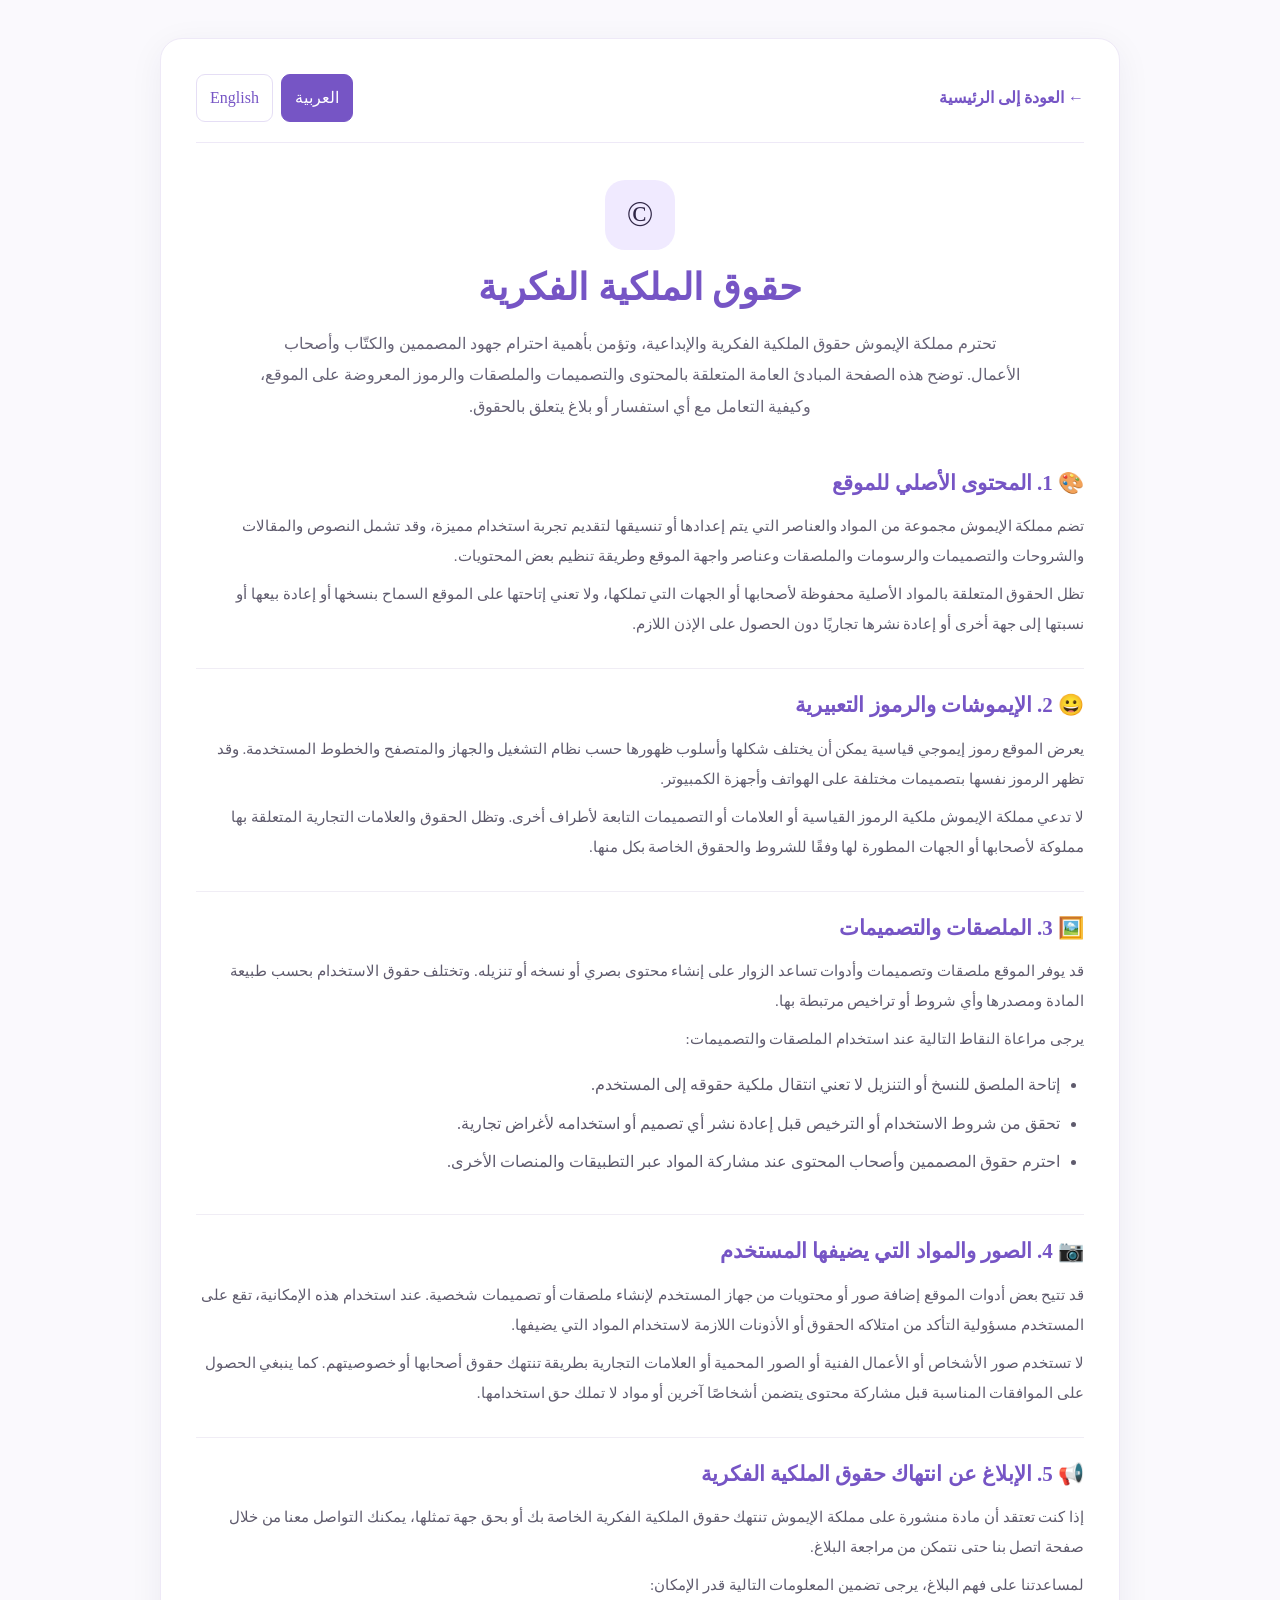
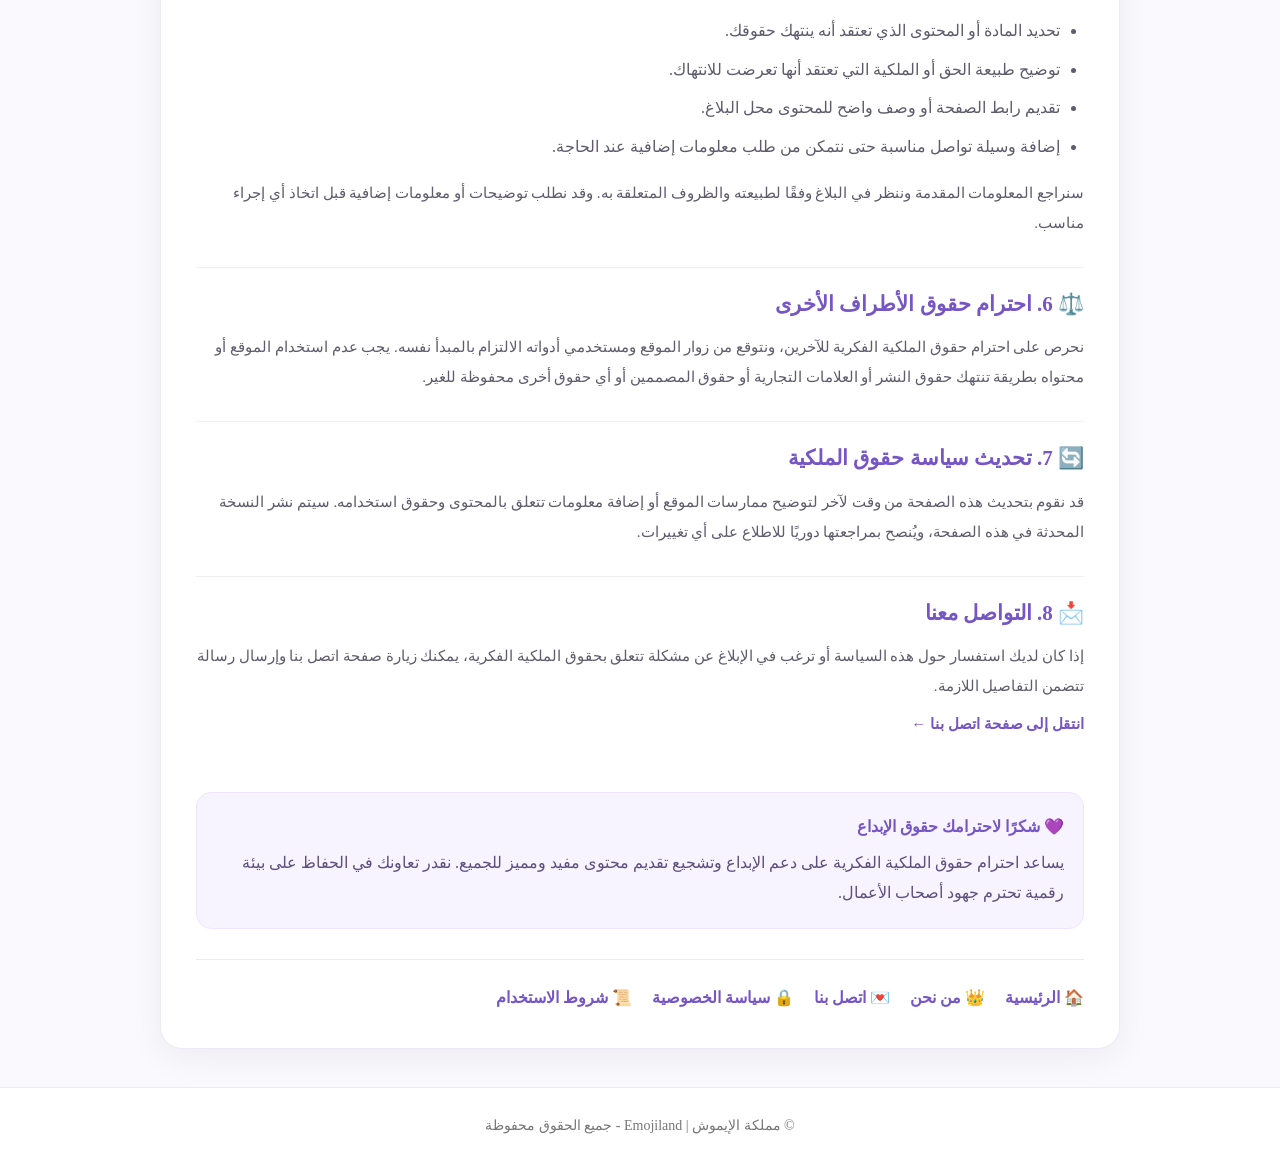
<file: copyright.html>
<!DOCTYPE html>
<html lang="ar" dir="rtl">
<head>
  <meta charset="UTF-8">
  <meta name="viewport" content="width=device-width, initial-scale=1.0">

  <title>حقوق الملكية الفكرية | مملكة الإيموش - Emojiland</title>

  <meta name="description" content="تعرف على حقوق الملكية الفكرية في مملكة الإيموش، وسياسة استخدام الإيموشات والملصقات والتصميمات والمحتوى الأصلي، وكيفية الإبلاغ عن أي انتهاك للحقوق.">
  <meta name="keywords" content="حقوق الملكية الفكرية, حقوق النشر, حقوق المحتوى, مملكة الإيموش, Emojiland, استخدام الإيموشات, حقوق الملصقات">
  <meta name="author" content="Emojiland">
  <meta name="robots" content="index, follow">
  <meta name="theme-color" content="#7655c5">

  <link rel="canonical" href="https://emojiland.pages.dev/copyright.html">
  <link rel="stylesheet" href="style.css">

  <!-- Open Graph -->
  <meta property="og:type" content="website">
  <meta property="og:title" content="حقوق الملكية الفكرية | مملكة الإيموش - Emojiland">
  <meta property="og:description" content="اطلع على توضيحات مملكة الإيموش بشأن حقوق المحتوى الأصلي والإيموشات والملصقات واستخدام التصميمات والإبلاغ عن انتهاكات الحقوق.">
  <meta property="og:url" content="https://emojiland.pages.dev/copyright.html">
  <meta property="og:site_name" content="مملكة الإيموش | Emojiland">
  <meta property="og:locale" content="ar_EG">

  <!-- Twitter Card -->
  <meta name="twitter:card" content="summary">
  <meta name="twitter:title" content="حقوق الملكية الفكرية | مملكة الإيموش">
  <meta name="twitter:description" content="تعرف على سياسة مملكة الإيموش بشأن حقوق المحتوى والتصميمات والإبلاغ عن انتهاك الحقوق.">

  <!-- Google Analytics -->
  <script async src="https://www.googletagmanager.com/gtag/js?id=G-NZ00TSPTWC"></script>
  <script>
    window.dataLayer = window.dataLayer || [];
    function gtag(){dataLayer.push(arguments);}
    gtag('js', new Date());
    gtag('config', 'G-NZ00TSPTWC');
  </script>

  <style>
    * {
      box-sizing: border-box;
    }

    body {
      margin: 0;
      background: #faf9fd;
      color: #302747;
      font-family: inherit;
    }

    .copyright-page {
      width: min(960px, 92%);
      margin: 38px auto;
      padding: 35px;
      background: #fff;
      border: 1px solid #eee9f7;
      border-radius: 22px;
      box-shadow: 0 8px 35px rgba(30,25,60,.06);
      line-height: 1.9;
    }

    .copyright-top {
      display: flex;
      justify-content: space-between;
      align-items: center;
      flex-wrap: wrap;
      gap: 14px;
      padding-bottom: 20px;
      margin-bottom: 25px;
      border-bottom: 1px solid #eee9f7;
    }

    .copyright-home {
      color: #7655c5;
      text-decoration: none;
      font-weight: 700;
      transition: color .2s;
    }

    .copyright-home:hover {
      color: #55349f;
      text-decoration: underline;
    }

    .language-buttons {
      display: flex;
      align-items: center;
      gap: 8px;
    }

    .language-buttons button {
      cursor: pointer;
      padding: 8px 13px;
      border: 1px solid #e5def5;
      border-radius: 9px;
      background: #fff;
      color: #7655c5;
      font: inherit;
      transition: .2s ease;
    }

    .language-buttons button:hover {
      background: #f5f0ff;
    }

    .language-buttons button.active {
      background: #7655c5;
      color: #fff;
      border-color: #7655c5;
    }

    .copyright-hero {
      text-align: center;
      padding: 12px 10px 25px;
    }

    .copyright-icon {
      display: inline-flex;
      justify-content: center;
      align-items: center;
      width: 70px;
      height: 70px;
      margin-bottom: 12px;
      border-radius: 20px;
      background: #f0eaff;
      font-size: 35px;
    }

    .copyright-hero h1 {
      color: #7655c5;
      font-size: clamp(27px, 5vw, 37px);
      line-height: 1.4;
      margin: 0 0 14px;
    }

    .copyright-hero p {
      max-width: 760px;
      margin: 0 auto;
      color: #686477;
      font-size: 16px;
      line-height: 1.95;
    }

    .copyright-section {
      padding: 21px 0;
      border-bottom: 1px solid #f0edf5;
    }

    .copyright-section:last-of-type {
      border-bottom: 0;
    }

    .copyright-section h2 {
      display: flex;
      align-items: center;
      gap: 9px;
      color: #7655c5;
      font-size: 21px;
      line-height: 1.5;
      margin: 0 0 12px;
    }

    .copyright-section p {
      color: #5f5b6d;
      font-size: 15px;
      line-height: 2;
      margin: 8px 0;
    }

    .copyright-section ul {
      padding-inline-start: 24px;
      margin: 12px 0;
      color: #5f5b6d;
    }

    .copyright-section li {
      padding: 4px 0;
      line-height: 1.9;
    }

    .copyright-highlight {
      margin-top: 24px;
      padding: 19px;
      border: 1px solid #eee5ff;
      border-radius: 15px;
      background: #f7f3ff;
      color: #5e507e;
      line-height: 1.9;
    }

    .copyright-highlight strong {
      display: block;
      margin-bottom: 5px;
      color: #7655c5;
    }

    .copyright-links {
      display: flex;
      flex-wrap: wrap;
      gap: 12px 20px;
      margin-top: 30px;
      padding-top: 23px;
      border-top: 1px solid #eee9f7;
    }

    .copyright-links a {
      color: #7655c5;
      text-decoration: none;
      font-weight: 600;
      transition: color .2s;
    }

    .copyright-links a:hover {
      color: #55349f;
      text-decoration: underline;
    }

    .copyright-footer {
      text-align: center;
      padding: 25px 15px;
      margin-top: 35px;
      background: #fff;
      border-top: 1px solid #eee9f7;
      color: #777;
      font-size: 14px;
      line-height: 1.9;
    }

    .copyright-footer p {
      margin: 0;
    }

    .copyright-page a:focus-visible,
    .language-buttons button:focus-visible {
      outline: 3px solid #c9b8f1;
      outline-offset: 3px;
    }

    @media (max-width: 600px) {
      .copyright-page {
        width: 94%;
        margin: 20px auto;
        padding: 22px 17px;
        border-radius: 17px;
      }

      .copyright-top {
        align-items: center;
      }

      .copyright-hero {
        padding: 8px 2px 20px;
      }

      .copyright-hero p {
        font-size: 15px;
      }

      .copyright-section {
        padding: 18px 0;
      }

      .copyright-section h2 {
        font-size: 19px;
      }

      .copyright-section p,
      .copyright-section li {
        font-size: 14px;
      }

      .copyright-links {
        gap: 12px 16px;
      }
    }
  </style>
</head>

<body>

  <main class="copyright-page">

    <div class="copyright-top">

      <a class="copyright-home"
         href="index.html"
         data-ar="← العودة إلى الرئيسية"
         data-en="← Back to Home">
        ← العودة إلى الرئيسية
      </a>

      <div class="language-buttons">
        <button type="button" data-lang="ar">العربية</button>
        <button type="button" data-lang="en">English</button>
      </div>

    </div>

    <header class="copyright-hero">

      <div class="copyright-icon" aria-hidden="true">©️</div>

      <h1
        data-ar="حقوق الملكية الفكرية"
        data-en="Copyright and Intellectual Property">
        حقوق الملكية الفكرية
      </h1>

      <p
        data-ar="تحترم مملكة الإيموش حقوق الملكية الفكرية والإبداعية، وتؤمن بأهمية احترام جهود المصممين والكتّاب وأصحاب الأعمال. توضح هذه الصفحة المبادئ العامة المتعلقة بالمحتوى والتصميمات والملصقات والرموز المعروضة على الموقع، وكيفية التعامل مع أي استفسار أو بلاغ يتعلق بالحقوق."
        data-en="Emojiland respects intellectual property and creative work. We believe in recognizing the efforts of designers, writers, and content creators. This page explains the general principles regarding website content, designs, stickers, and displayed symbols, as well as how to contact us with questions or concerns about intellectual property rights.">
        تحترم مملكة الإيموش حقوق الملكية الفكرية والإبداعية، وتؤمن بأهمية احترام جهود المصممين والكتّاب وأصحاب الأعمال. توضح هذه الصفحة المبادئ العامة المتعلقة بالمحتوى والتصميمات والملصقات والرموز المعروضة على الموقع، وكيفية التعامل مع أي استفسار أو بلاغ يتعلق بالحقوق.
      </p>

    </header>

    <section class="copyright-section">

      <h2
        data-ar="🎨 1. المحتوى الأصلي للموقع"
        data-en="🎨 1. Original Website Content">
        🎨 1. المحتوى الأصلي للموقع
      </h2>

      <p
        data-ar="تضم مملكة الإيموش مجموعة من المواد والعناصر التي يتم إعدادها أو تنسيقها لتقديم تجربة استخدام مميزة، وقد تشمل النصوص والمقالات والشروحات والتصميمات والرسومات والملصقات وعناصر واجهة الموقع وطريقة تنظيم بعض المحتويات."
        data-en="Emojiland includes various materials and elements created or arranged to provide a distinctive user experience. These may include text, articles, explanations, designs, illustrations, stickers, interface elements, and the organization of certain content.">
        تضم مملكة الإيموش مجموعة من المواد والعناصر التي يتم إعدادها أو تنسيقها لتقديم تجربة استخدام مميزة، وقد تشمل النصوص والمقالات والشروحات والتصميمات والرسومات والملصقات وعناصر واجهة الموقع وطريقة تنظيم بعض المحتويات.
      </p>

      <p
        data-ar="تظل الحقوق المتعلقة بالمواد الأصلية محفوظة لأصحابها أو الجهات التي تملكها، ولا تعني إتاحتها على الموقع السماح بنسخها أو إعادة بيعها أو نسبتها إلى جهة أخرى أو إعادة نشرها تجاريًا دون الحصول على الإذن اللازم."
        data-en="Rights to original materials remain with their respective owners or rights holders. Making these materials available on the website does not automatically grant permission to copy, resell, falsely attribute, or commercially republish them without the necessary authorization.">
        تظل الحقوق المتعلقة بالمواد الأصلية محفوظة لأصحابها أو الجهات التي تملكها، ولا تعني إتاحتها على الموقع السماح بنسخها أو إعادة بيعها أو نسبتها إلى جهة أخرى أو إعادة نشرها تجاريًا دون الحصول على الإذن اللازم.
      </p>

    </section>

    <section class="copyright-section">

      <h2
        data-ar="😀 2. الإيموشات والرموز التعبيرية"
        data-en="😀 2. Emojis and Symbols">
        😀 2. الإيموشات والرموز التعبيرية
      </h2>

      <p
        data-ar="يعرض الموقع رموز إيموجي قياسية يمكن أن يختلف شكلها وأسلوب ظهورها حسب نظام التشغيل والجهاز والمتصفح والخطوط المستخدمة. وقد تظهر الرموز نفسها بتصميمات مختلفة على الهواتف وأجهزة الكمبيوتر."
        data-en="The website displays standard emoji characters whose appearance may vary depending on the operating system, device, browser, and fonts being used. The same emoji may look different on phones and computers.">
        يعرض الموقع رموز إيموجي قياسية يمكن أن يختلف شكلها وأسلوب ظهورها حسب نظام التشغيل والجهاز والمتصفح والخطوط المستخدمة. وقد تظهر الرموز نفسها بتصميمات مختلفة على الهواتف وأجهزة الكمبيوتر.
      </p>

      <p
        data-ar="لا تدعي مملكة الإيموش ملكية الرموز القياسية أو العلامات أو التصميمات التابعة لأطراف أخرى. وتظل الحقوق والعلامات التجارية المتعلقة بها مملوكة لأصحابها أو الجهات المطورة لها وفقًا للشروط والحقوق الخاصة بكل منها."
        data-en="Emojiland does not claim ownership of standard emoji characters, trademarks, or designs belonging to third parties. Any associated rights and trademarks remain with their respective owners or developers, subject to their applicable terms and rights.">
        لا تدعي مملكة الإيموش ملكية الرموز القياسية أو العلامات أو التصميمات التابعة لأطراف أخرى. وتظل الحقوق والعلامات التجارية المتعلقة بها مملوكة لأصحابها أو الجهات المطورة لها وفقًا للشروط والحقوق الخاصة بكل منها.
      </p>

    </section>

    <section class="copyright-section">

      <h2
        data-ar="🖼️ 3. الملصقات والتصميمات"
        data-en="🖼️ 3. Stickers and Designs">
        🖼️ 3. الملصقات والتصميمات
      </h2>

      <p
        data-ar="قد يوفر الموقع ملصقات وتصميمات وأدوات تساعد الزوار على إنشاء محتوى بصري أو نسخه أو تنزيله. وتختلف حقوق الاستخدام بحسب طبيعة المادة ومصدرها وأي شروط أو تراخيص مرتبطة بها."
        data-en="The website may provide stickers, designs, and tools that help visitors create, copy, or download visual content. Usage rights may differ depending on the nature and source of each material and any applicable terms or licenses.">
        قد يوفر الموقع ملصقات وتصميمات وأدوات تساعد الزوار على إنشاء محتوى بصري أو نسخه أو تنزيله. وتختلف حقوق الاستخدام بحسب طبيعة المادة ومصدرها وأي شروط أو تراخيص مرتبطة بها.
      </p>

      <p
        data-ar="يرجى مراعاة النقاط التالية عند استخدام الملصقات والتصميمات:"
        data-en="Please keep the following points in mind when using stickers and designs:">
        يرجى مراعاة النقاط التالية عند استخدام الملصقات والتصميمات:
      </p>

      <ul>
        <li
          data-ar="إتاحة الملصق للنسخ أو التنزيل لا تعني انتقال ملكية حقوقه إلى المستخدم."
          data-en="Making a sticker available for copying or downloading does not transfer its ownership rights to the user.">
          إتاحة الملصق للنسخ أو التنزيل لا تعني انتقال ملكية حقوقه إلى المستخدم.
        </li>

        <li
          data-ar="تحقق من شروط الاستخدام أو الترخيص قبل إعادة نشر أي تصميم أو استخدامه لأغراض تجارية."
          data-en="Check the applicable terms or license before republishing any design or using it commercially.">
          تحقق من شروط الاستخدام أو الترخيص قبل إعادة نشر أي تصميم أو استخدامه لأغراض تجارية.
        </li>

        <li
          data-ar="احترم حقوق المصممين وأصحاب المحتوى عند مشاركة المواد عبر التطبيقات والمنصات الأخرى."
          data-en="Respect the rights of designers and content owners when sharing materials through other apps and platforms.">
          احترم حقوق المصممين وأصحاب المحتوى عند مشاركة المواد عبر التطبيقات والمنصات الأخرى.
        </li>
      </ul>

    </section>

    <section class="copyright-section">

      <h2
        data-ar="📷 4. الصور والمواد التي يضيفها المستخدم"
        data-en="📷 4. Images and Materials Added by Users">
        📷 4. الصور والمواد التي يضيفها المستخدم
      </h2>

      <p
        data-ar="قد تتيح بعض أدوات الموقع إضافة صور أو محتويات من جهاز المستخدم لإنشاء ملصقات أو تصميمات شخصية. عند استخدام هذه الإمكانية، تقع على المستخدم مسؤولية التأكد من امتلاكه الحقوق أو الأذونات اللازمة لاستخدام المواد التي يضيفها."
        data-en="Some website tools may allow users to add images or materials from their devices to create personal stickers or designs. When using this feature, users are responsible for ensuring they have the necessary rights or permissions to use the materials they upload.">
        قد تتيح بعض أدوات الموقع إضافة صور أو محتويات من جهاز المستخدم لإنشاء ملصقات أو تصميمات شخصية. عند استخدام هذه الإمكانية، تقع على المستخدم مسؤولية التأكد من امتلاكه الحقوق أو الأذونات اللازمة لاستخدام المواد التي يضيفها.
      </p>

      <p
        data-ar="لا تستخدم صور الأشخاص أو الأعمال الفنية أو الصور المحمية أو العلامات التجارية بطريقة تنتهك حقوق أصحابها أو خصوصيتهم. كما ينبغي الحصول على الموافقات المناسبة قبل مشاركة محتوى يتضمن أشخاصًا آخرين أو مواد لا تملك حق استخدامها."
        data-en="Do not use images of people, artwork, protected photographs, or trademarks in ways that violate their owners' rights or privacy. Appropriate permissions should be obtained before sharing content that includes other people or materials you are not authorized to use.">
        لا تستخدم صور الأشخاص أو الأعمال الفنية أو الصور المحمية أو العلامات التجارية بطريقة تنتهك حقوق أصحابها أو خصوصيتهم. كما ينبغي الحصول على الموافقات المناسبة قبل مشاركة محتوى يتضمن أشخاصًا آخرين أو مواد لا تملك حق استخدامها.
      </p>

    </section>

    <section class="copyright-section">

      <h2
        data-ar="📢 5. الإبلاغ عن انتهاك حقوق الملكية الفكرية"
        data-en="📢 5. Reporting Intellectual Property Infringement">
        📢 5. الإبلاغ عن انتهاك حقوق الملكية الفكرية
      </h2>

      <p
        data-ar="إذا كنت تعتقد أن مادة منشورة على مملكة الإيموش تنتهك حقوق الملكية الفكرية الخاصة بك أو بحق جهة تمثلها، يمكنك التواصل معنا من خلال صفحة اتصل بنا حتى نتمكن من مراجعة البلاغ."
        data-en="If you believe that material published on Emojiland infringes your intellectual property rights or the rights of an organization you represent, you can contact us through our Contact Us page so we can review your report.">
        إذا كنت تعتقد أن مادة منشورة على مملكة الإيموش تنتهك حقوق الملكية الفكرية الخاصة بك أو بحق جهة تمثلها، يمكنك التواصل معنا من خلال صفحة اتصل بنا حتى نتمكن من مراجعة البلاغ.
      </p>

      <p
        data-ar="لمساعدتنا على فهم البلاغ، يرجى تضمين المعلومات التالية قدر الإمكان:"
        data-en="To help us understand your report, please include the following information whenever possible:">
        لمساعدتنا على فهم البلاغ، يرجى تضمين المعلومات التالية قدر الإمكان:
      </p>

      <ul>
        <li
          data-ar="تحديد المادة أو المحتوى الذي تعتقد أنه ينتهك حقوقك."
          data-en="Identify the material or content you believe infringes your rights.">
          تحديد المادة أو المحتوى الذي تعتقد أنه ينتهك حقوقك.
        </li>

        <li
          data-ar="توضيح طبيعة الحق أو الملكية التي تعتقد أنها تعرضت للانتهاك."
          data-en="Explain the nature of the right or ownership you believe has been infringed.">
          توضيح طبيعة الحق أو الملكية التي تعتقد أنها تعرضت للانتهاك.
        </li>

        <li
          data-ar="تقديم رابط الصفحة أو وصف واضح للمحتوى محل البلاغ."
          data-en="Provide the page URL or a clear description of the reported content.">
          تقديم رابط الصفحة أو وصف واضح للمحتوى محل البلاغ.
        </li>

        <li
          data-ar="إضافة وسيلة تواصل مناسبة حتى نتمكن من طلب معلومات إضافية عند الحاجة."
          data-en="Include suitable contact details so we can request further information if needed.">
          إضافة وسيلة تواصل مناسبة حتى نتمكن من طلب معلومات إضافية عند الحاجة.
        </li>
      </ul>

      <p
        data-ar="سنراجع المعلومات المقدمة وننظر في البلاغ وفقًا لطبيعته والظروف المتعلقة به. وقد نطلب توضيحات أو معلومات إضافية قبل اتخاذ أي إجراء مناسب."
        data-en="We will review the information provided and consider the report based on its nature and circumstances. We may request clarification or additional information before taking any appropriate action.">
        سنراجع المعلومات المقدمة وننظر في البلاغ وفقًا لطبيعته والظروف المتعلقة به. وقد نطلب توضيحات أو معلومات إضافية قبل اتخاذ أي إجراء مناسب.
      </p>

    </section>

    <section class="copyright-section">

      <h2
        data-ar="⚖️ 6. احترام حقوق الأطراف الأخرى"
        data-en="⚖️ 6. Respecting Third-Party Rights">
        ⚖️ 6. احترام حقوق الأطراف الأخرى
      </h2>

      <p
        data-ar="نحرص على احترام حقوق الملكية الفكرية للآخرين، ونتوقع من زوار الموقع ومستخدمي أدواته الالتزام بالمبدأ نفسه. يجب عدم استخدام الموقع أو محتواه بطريقة تنتهك حقوق النشر أو العلامات التجارية أو حقوق المصممين أو أي حقوق أخرى محفوظة للغير."
        data-en="We aim to respect the intellectual property rights of others and expect visitors and users of our tools to do the same. The website and its content must not be used in ways that infringe copyrights, trademarks, designers' rights, or other rights belonging to third parties.">
        نحرص على احترام حقوق الملكية الفكرية للآخرين، ونتوقع من زوار الموقع ومستخدمي أدواته الالتزام بالمبدأ نفسه. يجب عدم استخدام الموقع أو محتواه بطريقة تنتهك حقوق النشر أو العلامات التجارية أو حقوق المصممين أو أي حقوق أخرى محفوظة للغير.
      </p>

    </section>

    <section class="copyright-section">

      <h2
        data-ar="🔄 7. تحديث سياسة حقوق الملكية"
        data-en="🔄 7. Updates to This Policy">
        🔄 7. تحديث سياسة حقوق الملكية
      </h2>

      <p
        data-ar="قد نقوم بتحديث هذه الصفحة من وقت لآخر لتوضيح ممارسات الموقع أو إضافة معلومات تتعلق بالمحتوى وحقوق استخدامه. سيتم نشر النسخة المحدثة في هذه الصفحة، ويُنصح بمراجعتها دوريًا للاطلاع على أي تغييرات."
        data-en="We may update this page from time to time to clarify website practices or add information about content and usage rights. The updated version will be published on this page, and visitors are encouraged to review it periodically for changes.">
        قد نقوم بتحديث هذه الصفحة من وقت لآخر لتوضيح ممارسات الموقع أو إضافة معلومات تتعلق بالمحتوى وحقوق استخدامه. سيتم نشر النسخة المحدثة في هذه الصفحة، ويُنصح بمراجعتها دوريًا للاطلاع على أي تغييرات.
      </p>

    </section>

    <section class="copyright-section">

      <h2
        data-ar="📩 8. التواصل معنا"
        data-en="📩 8. Contact Us">
        📩 8. التواصل معنا
      </h2>

      <p
        data-ar="إذا كان لديك استفسار حول هذه السياسة أو ترغب في الإبلاغ عن مشكلة تتعلق بحقوق الملكية الفكرية، يمكنك زيارة صفحة اتصل بنا وإرسال رسالة تتضمن التفاصيل اللازمة."
        data-en="If you have questions about this policy or wish to report an intellectual property concern, please visit our Contact Us page and send us a message with the relevant details.">
        إذا كان لديك استفسار حول هذه السياسة أو ترغب في الإبلاغ عن مشكلة تتعلق بحقوق الملكية الفكرية، يمكنك زيارة صفحة اتصل بنا وإرسال رسالة تتضمن التفاصيل اللازمة.
      </p>

      <p>
        <a href="contact.html"
           style="color:#7655c5;font-weight:bold;text-decoration:none;"
           data-ar="انتقل إلى صفحة اتصل بنا ←"
           data-en="Go to the Contact Us page ←">
          انتقل إلى صفحة اتصل بنا ←
        </a>
      </p>

    </section>

    <div class="copyright-highlight">
      <strong
        data-ar="💜 شكرًا لاحترامك حقوق الإبداع"
        data-en="💜 Thank You for Respecting Creative Work">
        💜 شكرًا لاحترامك حقوق الإبداع
      </strong>

      <span
        data-ar="يساعد احترام حقوق الملكية الفكرية على دعم الإبداع وتشجيع تقديم محتوى مفيد ومميز للجميع. نقدر تعاونك في الحفاظ على بيئة رقمية تحترم جهود أصحاب الأعمال."
        data-en="Respecting intellectual property helps support creativity and encourages the creation of useful and engaging content for everyone. We appreciate your cooperation in maintaining a digital environment that respects creators' work.">
        يساعد احترام حقوق الملكية الفكرية على دعم الإبداع وتشجيع تقديم محتوى مفيد ومميز للجميع. نقدر تعاونك في الحفاظ على بيئة رقمية تحترم جهود أصحاب الأعمال.
      </span>
    </div>

    <nav class="copyright-links" aria-label="روابط الموقع">

      <a href="index.html"
         data-ar="🏠 الرئيسية"
         data-en="🏠 Home">
        🏠 الرئيسية
      </a>

      <a href="about.html"
         data-ar="👑 من نحن"
         data-en="👑 About Us">
        👑 من نحن
      </a>

      <a href="contact.html"
         data-ar="💌 اتصل بنا"
         data-en="💌 Contact Us">
        💌 اتصل بنا
      </a>

      <a href="privacy.html"
         data-ar="🔒 سياسة الخصوصية"
         data-en="🔒 Privacy Policy">
        🔒 سياسة الخصوصية
      </a>

      <a href="terms.html"
         data-ar="📜 شروط الاستخدام"
         data-en="📜 Terms of Use">
        📜 شروط الاستخدام
      </a>

    </nav>

  </main>

  <footer class="copyright-footer">
    <p
      data-ar="© مملكة الإيموش | Emojiland - جميع الحقوق محفوظة"
      data-en="© Emojiland - All Rights Reserved">
      © مملكة الإيموش | Emojiland - جميع الحقوق محفوظة
    </p>
  </footer>

  <script src="app.js"></script>

</body>
</html>
</file>
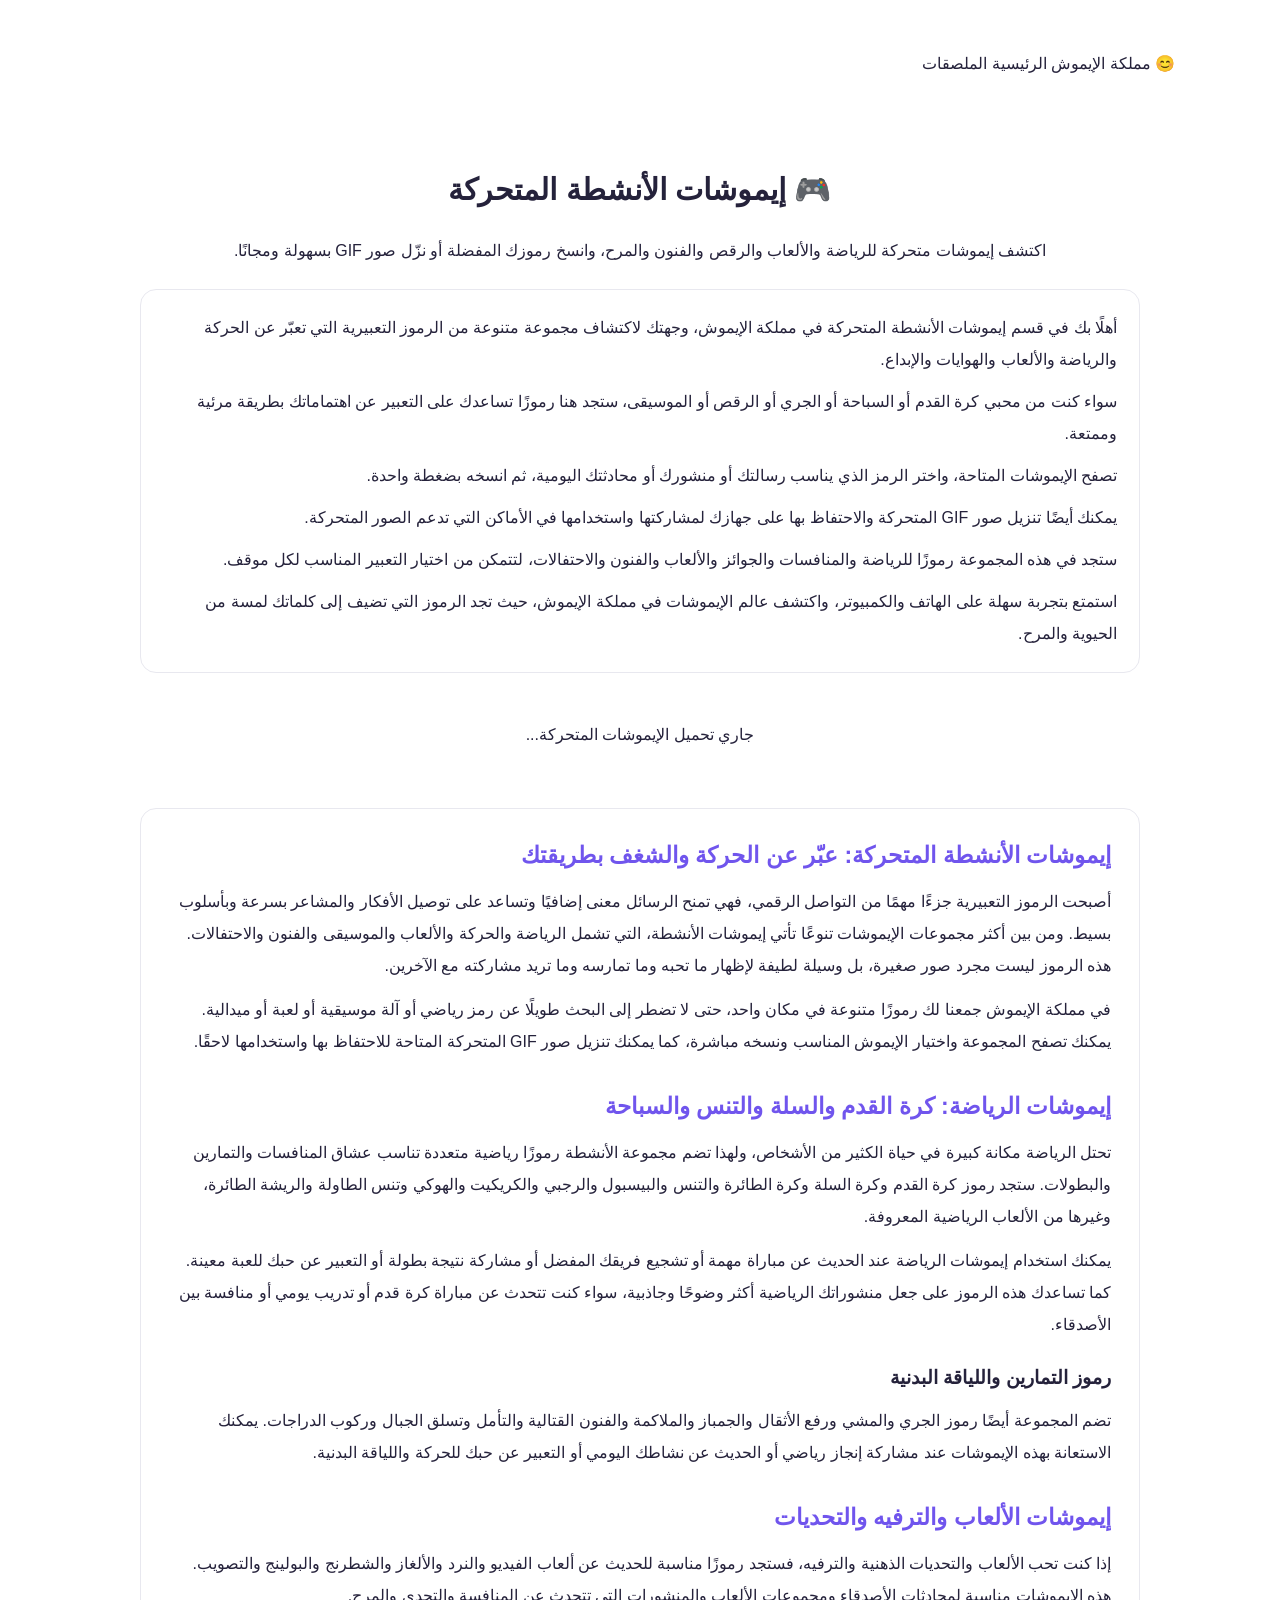
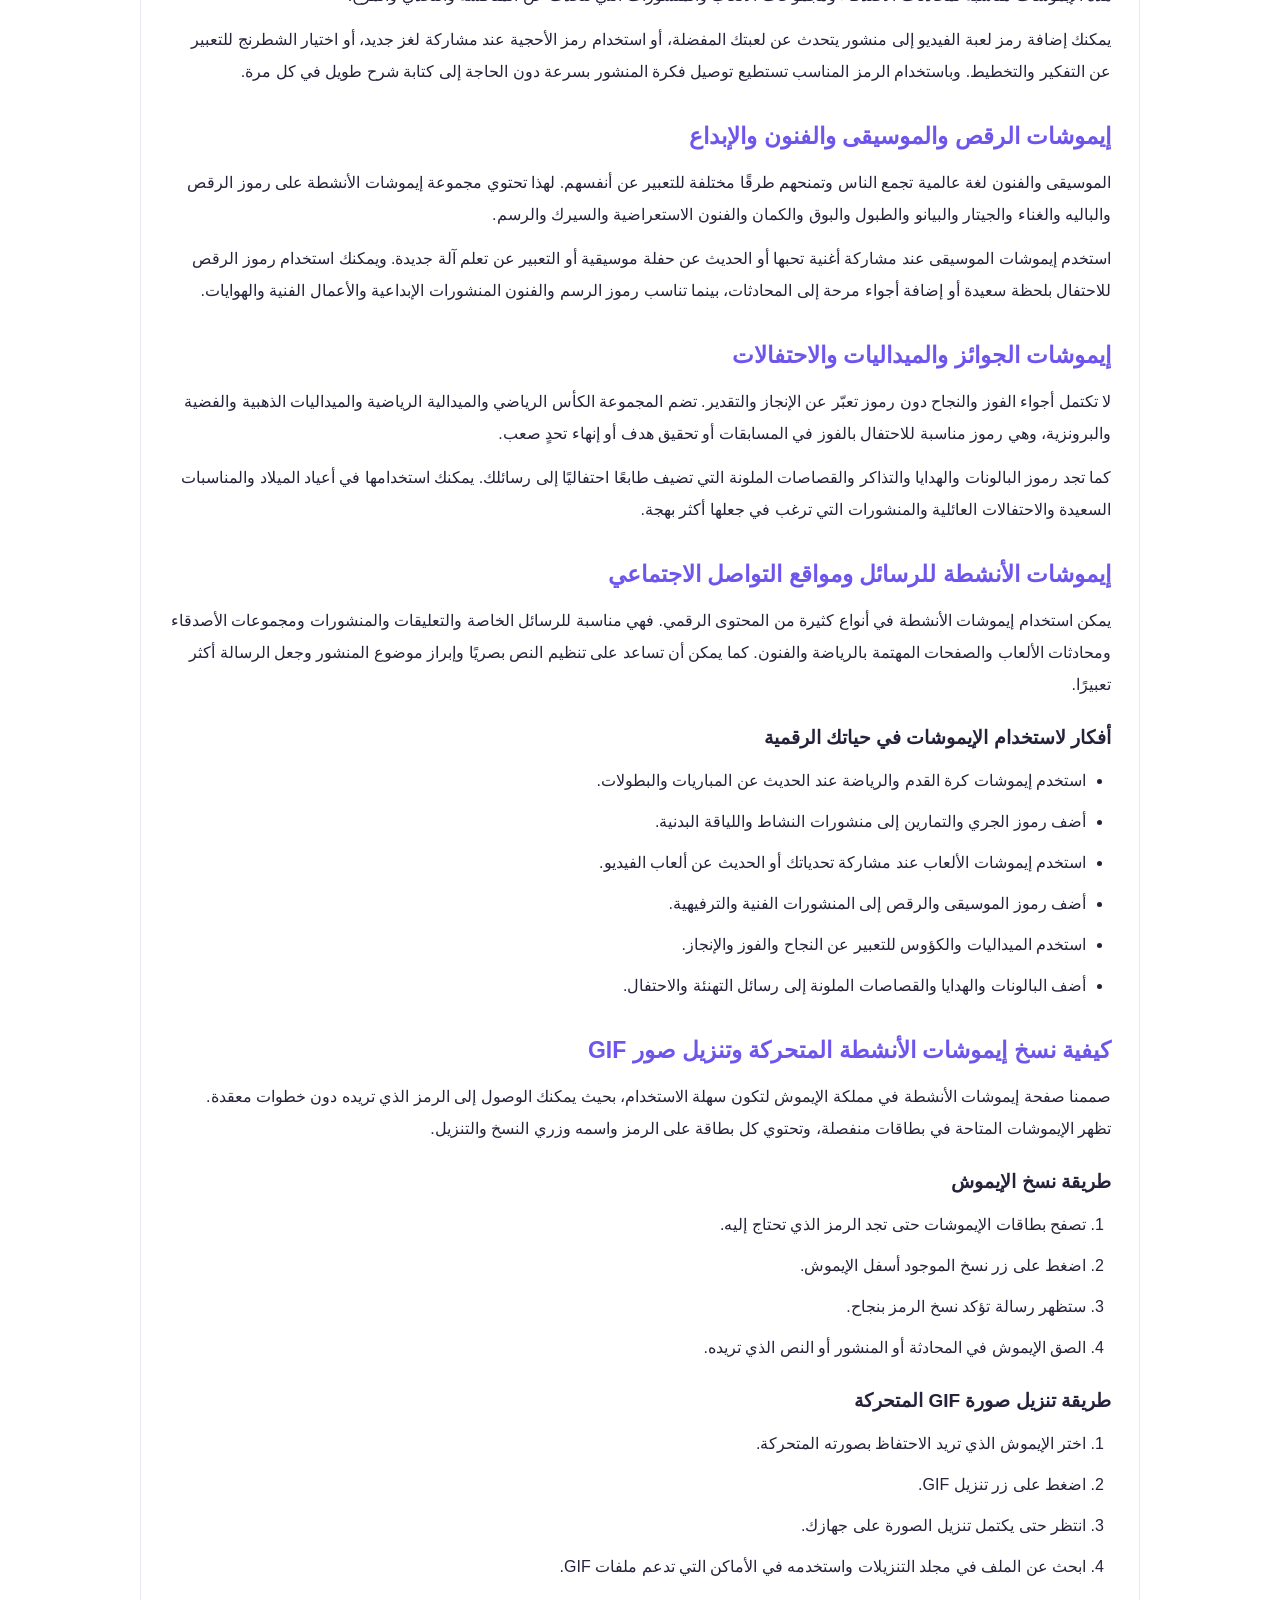
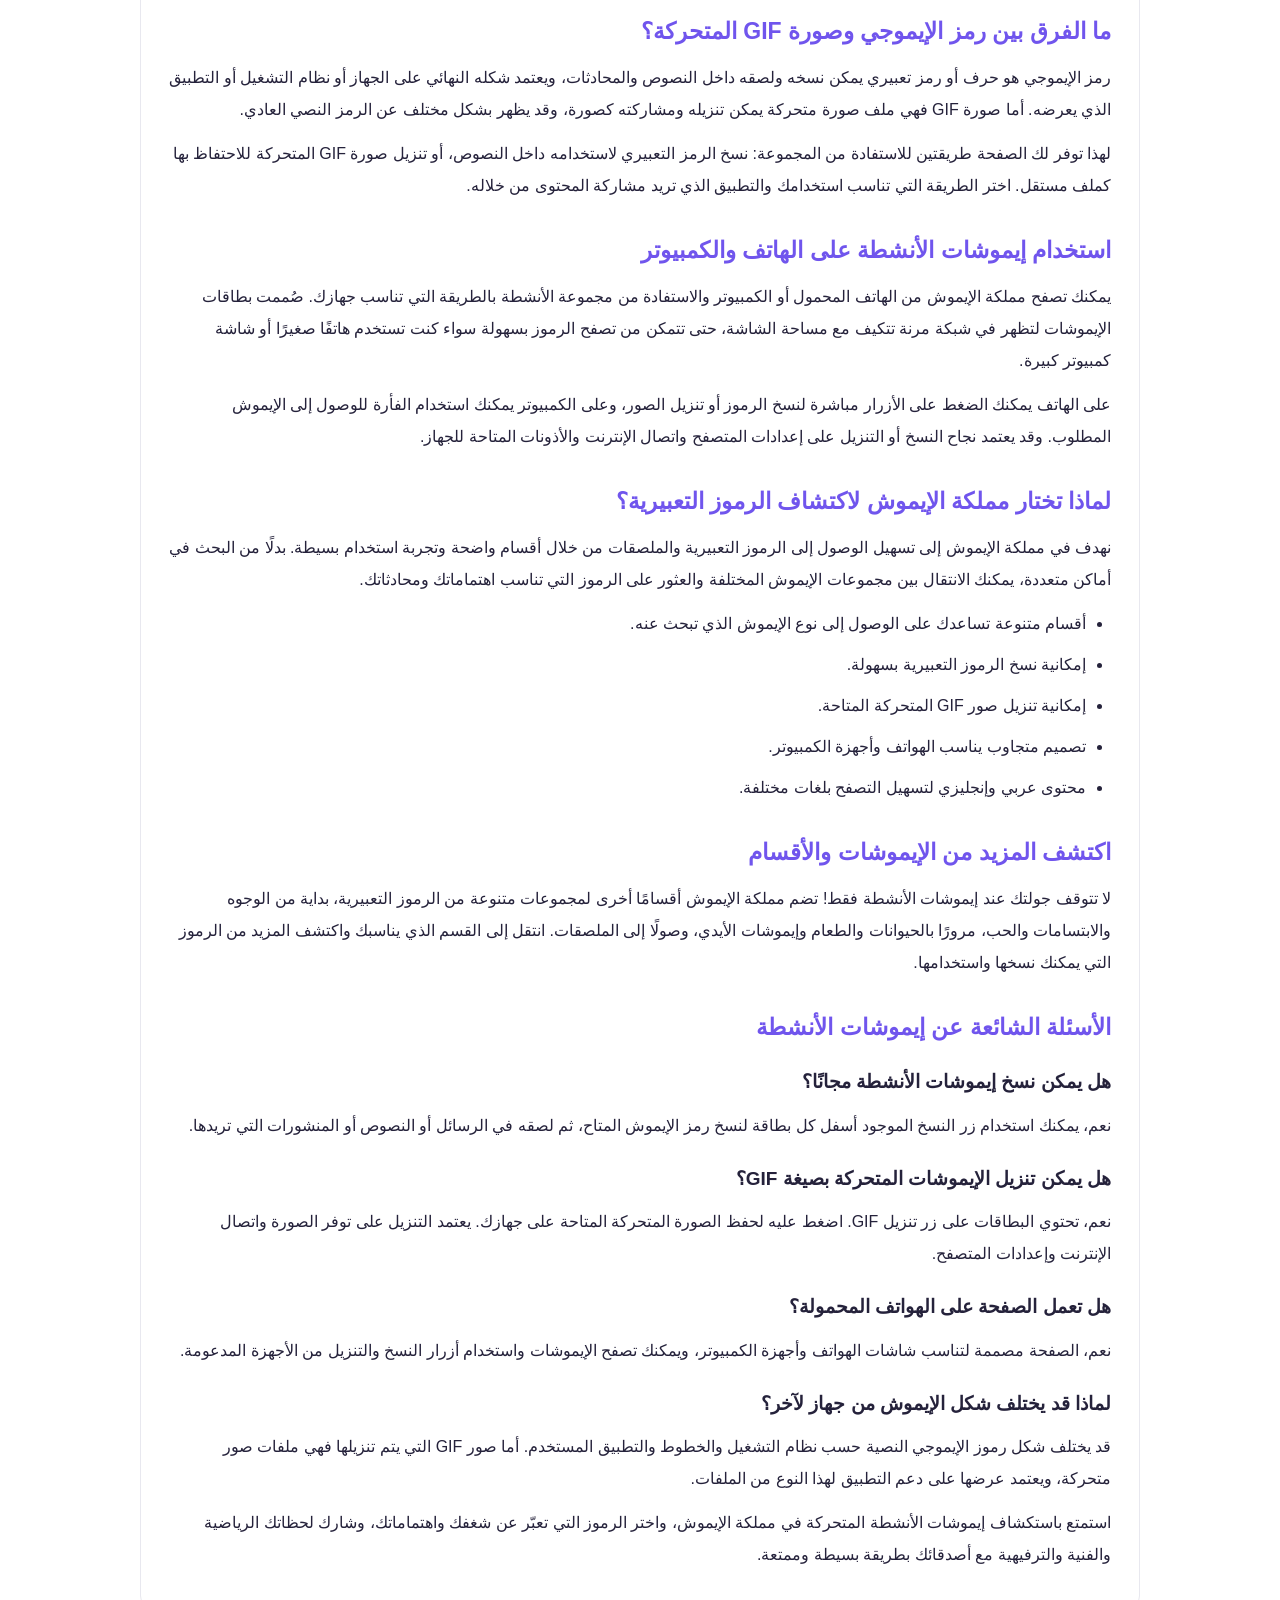
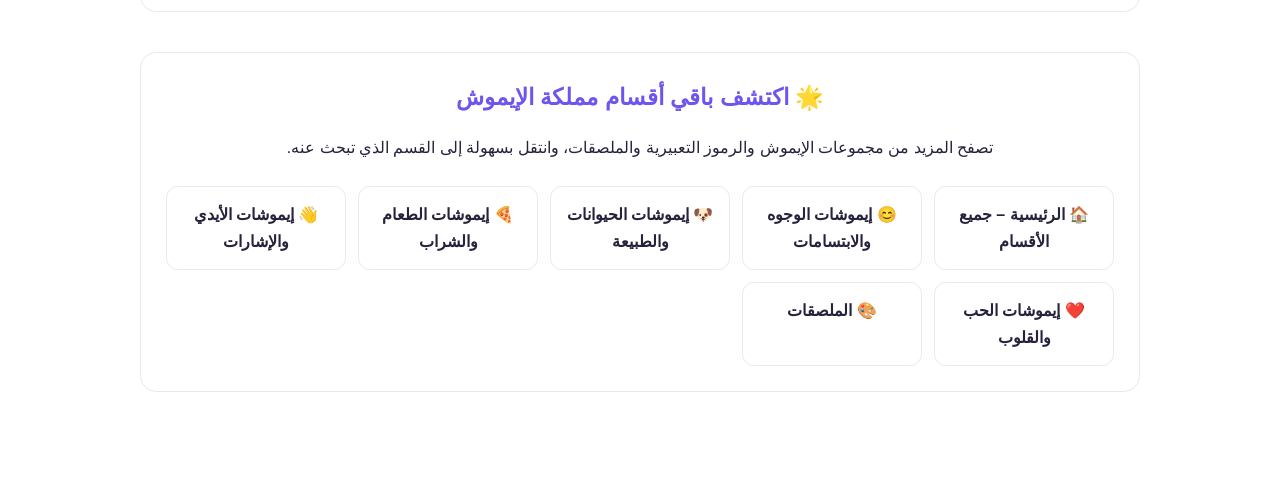
<file: emojis-activities.html>
<!DOCTYPE html>
<html lang="ar" dir="rtl">
<head>
<meta charset="UTF-8">
<meta name="viewport" content="width=device-width, initial-scale=1.0">
<meta name="theme-color" content="#7055ed">

<meta name="description" content="اكتشف إيموشات الأنشطة المتحركة والرياضة والألعاب والرقص والموسيقى والفنون. انسخ الرموز التعبيرية أو نزّل صور GIF مجانًا من مملكة الإيموش.">

<meta name="robots" content="index, follow">
<meta name="googlebot" content="index, follow, max-image-preview:large">

<meta property="og:type" content="website">
<meta property="og:title" content="إيموشات الأنشطة المتحركة والرياضة والألعاب | مملكة الإيموش">
<meta property="og:description" content="مجموعة متنوعة من إيموشات الأنشطة والرياضة والألعاب والرقص والموسيقى. انسخ الإيموشات أو نزّل صور GIF مجانًا.">
<meta property="og:site_name" content="مملكة الإيموش">

<meta name="twitter:card" content="summary">
<meta name="twitter:title" content="إيموشات الأنشطة المتحركة | مملكة الإيموش">
<meta name="twitter:description" content="اكتشف إيموشات متحركة للرياضة والألعاب والرقص والفنون والاحتفالات، مع إمكانية النسخ والتنزيل مجانًا.">

<title>إيموشات الأنشطة المتحركة والرياضة والألعاب | مملكة الإيموش</title>

<link rel="stylesheet" href="style.css">

<style>
.activities-page{
  max-width:1100px;
  margin:35px auto;
  padding:15px;
}

.activities-title{
  text-align:center;
  margin-bottom:25px;
}

.activities-title h1{
  font-size:30px;
  line-height:1.5;
}

.activities-intro{
  max-width:1000px;
  margin:0 auto 28px;
  padding:22px;
  background:var(--card-bg,#fff);
  border:1px solid #e8e8ef;
  border-radius:16px;
  line-height:2;
  text-align:start;
}

.activities-intro p{
  margin:0 0 10px;
}

.activities-intro p:last-child{
  margin-bottom:0;
}

.activities-grid{
  display:grid;
  grid-template-columns:repeat(auto-fill,minmax(145px,1fr));
  gap:14px;
}

.activity-card{
  background:var(--card-bg,#fff);
  border:1px solid #e8e8ef;
  border-radius:16px;
  padding:12px;
  text-align:center;
  box-shadow:0 3px 12px #00000008;
}

.activity-card img{
  width:85px;
  height:85px;
  object-fit:contain;
}

.activity-card p{
  margin:8px 0;
  font-weight:600;
}

.activity-actions{
  display:flex;
  gap:6px;
  justify-content:center;
  flex-wrap:wrap;
}

.activity-actions button{
  border:0;
  border-radius:8px;
  padding:7px 10px;
  background:#7055ed;
  color:white;
  cursor:pointer;
}

.activity-actions button:hover{
  opacity:.85;
}

.activity-actions button:disabled{
  opacity:.6;
  cursor:wait;
}

.loading{
  text-align:center;
  padding:20px;
}

/* محتوى الصفحة التعريفي */
.activities-seo{
  max-width:1000px;
  margin:40px auto;
  padding:28px;
  background:var(--card-bg,#fff);
  border:1px solid #e8e8ef;
  border-radius:16px;
  line-height:2;
  text-align:start;
}

.activities-seo h2{
  font-size:23px;
  margin:30px 0 12px;
  color:var(--text-color,#7055ed);
  line-height:1.6;
}

.activities-seo h2:first-child{
  margin-top:0;
}

.activities-seo h3{
  font-size:19px;
  margin:22px 0 8px;
  line-height:1.6;
}

.activities-seo p{
  margin:12px 0;
}

.activities-seo ul,
.activities-seo ol{
  padding-inline-start:25px;
  margin:12px 0;
}

.activities-seo li{
  margin:9px 0;
}

.activities-seo strong{
  font-weight:700;
}

/* روابط أقسام الموقع */
.emoji-navigation{
  max-width:1000px;
  margin:35px auto;
  padding:25px;
  background:var(--card-bg,#fff);
  border:1px solid #e8e8ef;
  border-radius:16px;
}

.emoji-navigation h2{
  text-align:center;
  font-size:23px;
  margin:0 0 12px;
  color:var(--text-color,#7055ed);
}

.emoji-navigation > p{
  text-align:center;
  line-height:1.9;
  margin-bottom:22px;
}

.emoji-navigation-grid{
  display:grid;
  grid-template-columns:repeat(auto-fit,minmax(180px,1fr));
  gap:12px;
}

.emoji-navigation-grid a{
  display:block;
  padding:14px 12px;
  border:1px solid #e8e8ef;
  border-radius:12px;
  text-decoration:none;
  color:inherit;
  background:var(--card-bg,#fff);
  text-align:center;
  font-weight:600;
  transition:transform .2s ease,box-shadow .2s ease;
}

.emoji-navigation-grid a:hover{
  transform:translateY(-3px);
  box-shadow:0 5px 15px #00000010;
}

@media(max-width:600px){
  .activities-page{
    margin:20px auto;
    padding:10px;
  }

  .activities-title h1{
    font-size:25px;
  }

  .activities-intro{
    padding:17px;
    margin-bottom:20px;
  }

  .activities-seo{
    padding:18px;
    margin:25px 10px;
  }

  .activities-seo h2{
    font-size:20px;
  }

  .activities-seo h3{
    font-size:17px;
  }

  .emoji-navigation{
    padding:18px;
    margin:25px 10px;
  }

  .emoji-navigation h2{
    font-size:20px;
  }

  .emoji-navigation-grid{
    grid-template-columns:repeat(2,minmax(0,1fr));
  }
}
</style>

<!-- Google Analytics -->
<script async src="https://www.googletagmanager.com/gtag/js?id=G-NZ00TSPTWC"></script>
<script>
window.dataLayer=window.dataLayer||[];
function gtag(){dataLayer.push(arguments);}
gtag('js',new Date());
gtag('config','G-NZ00TSPTWC');
</script>
</head>

<body>

<header>
  <div class="activities-page">
    <a href="index.html" id="siteLogo">😊 مملكة الإيموش</a>
    <a href="index.html" id="homeLink">الرئيسية</a>
    <a href="stickers.html" id="stickersLink">الملصقات</a>
  </div>
</header>

<main class="activities-page">

  <section class="activities-title">
    <h1 data-ar="🎮 إيموشات الأنشطة المتحركة" data-en="🎮 Animated Activities Emoji">🎮 إيموشات الأنشطة المتحركة</h1>
    <p data-ar="اكتشف إيموشات متحركة للرياضة والألعاب والرقص والفنون والمرح، وانسخ رموزك المفضلة أو نزّل صور GIF بسهولة ومجانًا." data-en="Discover animated emoji for sports, games, dancing, arts and fun. Copy your favorite emoji or download GIF images easily for free.">اكتشف إيموشات متحركة للرياضة والألعاب والرقص والفنون والمرح، وانسخ رموزك المفضلة أو نزّل صور GIF بسهولة ومجانًا.</p>
  </section>

  <!-- مقدمة الصفحة -->
  <section class="activities-intro" aria-label="مقدمة عن إيموشات الأنشطة">
    <p
      data-ar="أهلًا بك في قسم إيموشات الأنشطة المتحركة في مملكة الإيموش، وجهتك لاكتشاف مجموعة متنوعة من الرموز التعبيرية التي تعبّر عن الحركة والرياضة والألعاب والهوايات والإبداع."
      data-en="Welcome to the Animated Activities Emoji section at Emojiland, your destination for discovering a variety of emoji representing movement, sports, games, hobbies and creativity.">
      أهلًا بك في قسم إيموشات الأنشطة المتحركة في مملكة الإيموش، وجهتك لاكتشاف مجموعة متنوعة من الرموز التعبيرية التي تعبّر عن الحركة والرياضة والألعاب والهوايات والإبداع.
    </p>

    <p
      data-ar="سواء كنت من محبي كرة القدم أو السباحة أو الجري أو الرقص أو الموسيقى، ستجد هنا رموزًا تساعدك على التعبير عن اهتماماتك بطريقة مرئية وممتعة."
      data-en="Whether you enjoy football, swimming, running, dancing or music, you will find symbols that help you express your interests in a fun visual way.">
      سواء كنت من محبي كرة القدم أو السباحة أو الجري أو الرقص أو الموسيقى، ستجد هنا رموزًا تساعدك على التعبير عن اهتماماتك بطريقة مرئية وممتعة.
    </p>

    <p
      data-ar="تصفح الإيموشات المتاحة، واختر الرمز الذي يناسب رسالتك أو منشورك أو محادثتك اليومية، ثم انسخه بضغطة واحدة."
      data-en="Browse the available emoji, choose the symbol that fits your message, post or everyday conversation, and copy it with one click.">
      تصفح الإيموشات المتاحة، واختر الرمز الذي يناسب رسالتك أو منشورك أو محادثتك اليومية، ثم انسخه بضغطة واحدة.
    </p>

    <p
      data-ar="يمكنك أيضًا تنزيل صور GIF المتحركة والاحتفاظ بها على جهازك لمشاركتها واستخدامها في الأماكن التي تدعم الصور المتحركة."
      data-en="You can also download animated GIF images and keep them on your device to share and use wherever animated images are supported.">
      يمكنك أيضًا تنزيل صور GIF المتحركة والاحتفاظ بها على جهازك لمشاركتها واستخدامها في الأماكن التي تدعم الصور المتحركة.
    </p>

    <p
      data-ar="ستجد في هذه المجموعة رموزًا للرياضة والمنافسات والجوائز والألعاب والفنون والاحتفالات، لتتمكن من اختيار التعبير المناسب لكل موقف."
      data-en="This collection includes symbols for sports, competitions, awards, games, arts and celebrations, helping you choose the right expression for every occasion.">
      ستجد في هذه المجموعة رموزًا للرياضة والمنافسات والجوائز والألعاب والفنون والاحتفالات، لتتمكن من اختيار التعبير المناسب لكل موقف.
    </p>

    <p
      data-ar="استمتع بتجربة سهلة على الهاتف والكمبيوتر، واكتشف عالم الإيموشات في مملكة الإيموش، حيث تجد الرموز التي تضيف إلى كلماتك لمسة من الحيوية والمرح."
      data-en="Enjoy an easy experience on mobile and desktop, and explore the world of emoji at Emojiland, where you can find symbols that bring more life and fun to your words.">
      استمتع بتجربة سهلة على الهاتف والكمبيوتر، واكتشف عالم الإيموشات في مملكة الإيموش، حيث تجد الرموز التي تضيف إلى كلماتك لمسة من الحيوية والمرح.
    </p>
  </section>

  <div id="loading" class="loading"
       data-ar="جاري تحميل الإيموشات المتحركة..."
       data-en="Loading animated emoji...">
    جاري تحميل الإيموشات المتحركة...
  </div>

  <section class="activities-grid" id="activitiesGrid"></section>

  <p id="emptyMessage" class="loading" hidden
     data-ar="لم تتوفر صور متحركة في هذه المجموعة حاليًا."
     data-en="No animated images are currently available in this collection.">
    لم تتوفر صور متحركة في هذه المجموعة حاليًا.
  </p>

  <!-- محتوى SEO موسع -->
  <section class="activities-seo" aria-label="دليل إيموشات الأنشطة المتحركة">

    <h2 data-ar="إيموشات الأنشطة المتحركة: عبّر عن الحركة والشغف بطريقتك"
        data-en="Animated Activity Emoji: Express Movement and Passion Your Way">
      إيموشات الأنشطة المتحركة: عبّر عن الحركة والشغف بطريقتك
    </h2>

    <p
      data-ar="أصبحت الرموز التعبيرية جزءًا مهمًا من التواصل الرقمي، فهي تمنح الرسائل معنى إضافيًا وتساعد على توصيل الأفكار والمشاعر بسرعة وبأسلوب بسيط. ومن بين أكثر مجموعات الإيموشات تنوعًا تأتي إيموشات الأنشطة، التي تشمل الرياضة والحركة والألعاب والموسيقى والفنون والاحتفالات. هذه الرموز ليست مجرد صور صغيرة، بل وسيلة لطيفة لإظهار ما تحبه وما تمارسه وما تريد مشاركته مع الآخرين."
      data-en="Emoji have become an important part of digital communication. They add meaning to messages and help people express ideas and feelings quickly. One of the most diverse emoji collections is the activities category, which includes sports, movement, games, music, arts and celebrations. These symbols are more than small pictures: they are a simple way to show what you enjoy, what you do and what you want to share with others.">
      أصبحت الرموز التعبيرية جزءًا مهمًا من التواصل الرقمي، فهي تمنح الرسائل معنى إضافيًا وتساعد على توصيل الأفكار والمشاعر بسرعة وبأسلوب بسيط. ومن بين أكثر مجموعات الإيموشات تنوعًا تأتي إيموشات الأنشطة، التي تشمل الرياضة والحركة والألعاب والموسيقى والفنون والاحتفالات. هذه الرموز ليست مجرد صور صغيرة، بل وسيلة لطيفة لإظهار ما تحبه وما تمارسه وما تريد مشاركته مع الآخرين.
    </p>

    <p
      data-ar="في مملكة الإيموش جمعنا لك رموزًا متنوعة في مكان واحد، حتى لا تضطر إلى البحث طويلًا عن رمز رياضي أو آلة موسيقية أو لعبة أو ميدالية. يمكنك تصفح المجموعة واختيار الإيموش المناسب ونسخه مباشرة، كما يمكنك تنزيل صور GIF المتحركة المتاحة للاحتفاظ بها واستخدامها لاحقًا."
      data-en="At Emojiland, we bring a variety of symbols together in one place, so you do not have to spend time searching for a sports symbol, musical instrument, game or medal. Browse the collection, choose the emoji you need and copy it instantly. You can also download available animated GIF images for later use.">
      في مملكة الإيموش جمعنا لك رموزًا متنوعة في مكان واحد، حتى لا تضطر إلى البحث طويلًا عن رمز رياضي أو آلة موسيقية أو لعبة أو ميدالية. يمكنك تصفح المجموعة واختيار الإيموش المناسب ونسخه مباشرة، كما يمكنك تنزيل صور GIF المتحركة المتاحة للاحتفاظ بها واستخدامها لاحقًا.
    </p>

    <h2 data-ar="إيموشات الرياضة: كرة القدم والسلة والتنس والسباحة"
        data-en="Sports Emoji: Football, Basketball, Tennis and Swimming">
      إيموشات الرياضة: كرة القدم والسلة والتنس والسباحة
    </h2>

    <p
      data-ar="تحتل الرياضة مكانة كبيرة في حياة الكثير من الأشخاص، ولهذا تضم مجموعة الأنشطة رموزًا رياضية متعددة تناسب عشاق المنافسات والتمارين والبطولات. ستجد رموز كرة القدم وكرة السلة وكرة الطائرة والتنس والبيسبول والرجبي والكريكيت والهوكي وتنس الطاولة والريشة الطائرة، وغيرها من الألعاب الرياضية المعروفة."
      data-en="Sports are an important part of many people's lives, which is why the activities collection includes a wide range of sports symbols for fans of competitions, training and tournaments. You can find football, basketball, volleyball, tennis, baseball, rugby, cricket, hockey, table tennis, badminton and many other familiar sports.">
      تحتل الرياضة مكانة كبيرة في حياة الكثير من الأشخاص، ولهذا تضم مجموعة الأنشطة رموزًا رياضية متعددة تناسب عشاق المنافسات والتمارين والبطولات. ستجد رموز كرة القدم وكرة السلة وكرة الطائرة والتنس والبيسبول والرجبي والكريكيت والهوكي وتنس الطاولة والريشة الطائرة، وغيرها من الألعاب الرياضية المعروفة.
    </p>

    <p
      data-ar="يمكنك استخدام إيموشات الرياضة عند الحديث عن مباراة مهمة أو تشجيع فريقك المفضل أو مشاركة نتيجة بطولة أو التعبير عن حبك للعبة معينة. كما تساعدك هذه الرموز على جعل منشوراتك الرياضية أكثر وضوحًا وجاذبية، سواء كنت تتحدث عن مباراة كرة قدم أو تدريب يومي أو منافسة بين الأصدقاء."
      data-en="Use sports emoji when discussing an important match, supporting your favorite team, sharing a tournament result or expressing your love for a particular game. These symbols can also make sports posts clearer and more engaging, whether you are talking about a football match, a daily workout or a friendly competition.">
      يمكنك استخدام إيموشات الرياضة عند الحديث عن مباراة مهمة أو تشجيع فريقك المفضل أو مشاركة نتيجة بطولة أو التعبير عن حبك للعبة معينة. كما تساعدك هذه الرموز على جعل منشوراتك الرياضية أكثر وضوحًا وجاذبية، سواء كنت تتحدث عن مباراة كرة قدم أو تدريب يومي أو منافسة بين الأصدقاء.
    </p>

    <h3 data-ar="رموز التمارين واللياقة البدنية"
        data-en="Fitness and Workout Symbols">
      رموز التمارين واللياقة البدنية
    </h3>

    <p
      data-ar="تضم المجموعة أيضًا رموز الجري والمشي ورفع الأثقال والجمباز والملاكمة والفنون القتالية والتأمل وتسلق الجبال وركوب الدراجات. يمكنك الاستعانة بهذه الإيموشات عند مشاركة إنجاز رياضي أو الحديث عن نشاطك اليومي أو التعبير عن حبك للحركة واللياقة البدنية."
      data-en="The collection also includes running, walking, weightlifting, gymnastics, boxing, martial arts, meditation, climbing and cycling symbols. Use these emoji to share a fitness achievement, talk about your daily activity or express your interest in movement and exercise.">
      تضم المجموعة أيضًا رموز الجري والمشي ورفع الأثقال والجمباز والملاكمة والفنون القتالية والتأمل وتسلق الجبال وركوب الدراجات. يمكنك الاستعانة بهذه الإيموشات عند مشاركة إنجاز رياضي أو الحديث عن نشاطك اليومي أو التعبير عن حبك للحركة واللياقة البدنية.
    </p>

    <h2 data-ar="إيموشات الألعاب والترفيه والتحديات"
        data-en="Games, Entertainment and Challenge Emoji">
      إيموشات الألعاب والترفيه والتحديات
    </h2>

    <p
      data-ar="إذا كنت تحب الألعاب والتحديات الذهنية والترفيه، فستجد رموزًا مناسبة للحديث عن ألعاب الفيديو والنرد والألغاز والشطرنج والبولينج والتصويب. هذه الإيموشات مناسبة لمحادثات الأصدقاء ومجموعات الألعاب والمنشورات التي تتحدث عن المنافسة والتحدي والمرح."
      data-en="If you enjoy games, mental challenges and entertainment, you will find symbols for video games, dice, puzzles, chess, bowling and target practice. These emoji are useful in conversations with friends, gaming groups and posts about competition, challenges and fun.">
      إذا كنت تحب الألعاب والتحديات الذهنية والترفيه، فستجد رموزًا مناسبة للحديث عن ألعاب الفيديو والنرد والألغاز والشطرنج والبولينج والتصويب. هذه الإيموشات مناسبة لمحادثات الأصدقاء ومجموعات الألعاب والمنشورات التي تتحدث عن المنافسة والتحدي والمرح.
    </p>

    <p
      data-ar="يمكنك إضافة رمز لعبة الفيديو إلى منشور يتحدث عن لعبتك المفضلة، أو استخدام رمز الأحجية عند مشاركة لغز جديد، أو اختيار الشطرنج للتعبير عن التفكير والتخطيط. وباستخدام الرمز المناسب تستطيع توصيل فكرة المنشور بسرعة دون الحاجة إلى كتابة شرح طويل في كل مرة."
      data-en="Add a video game symbol to a post about your favorite game, use the puzzle emoji when sharing a new riddle, or choose the chess symbol to represent thinking and strategy. The right emoji can communicate the idea of your post quickly without requiring a long explanation every time.">
      يمكنك إضافة رمز لعبة الفيديو إلى منشور يتحدث عن لعبتك المفضلة، أو استخدام رمز الأحجية عند مشاركة لغز جديد، أو اختيار الشطرنج للتعبير عن التفكير والتخطيط. وباستخدام الرمز المناسب تستطيع توصيل فكرة المنشور بسرعة دون الحاجة إلى كتابة شرح طويل في كل مرة.
    </p>

    <h2 data-ar="إيموشات الرقص والموسيقى والفنون والإبداع"
        data-en="Dancing, Music, Arts and Creativity Emoji">
      إيموشات الرقص والموسيقى والفنون والإبداع
    </h2>

    <p
      data-ar="الموسيقى والفنون لغة عالمية تجمع الناس وتمنحهم طرقًا مختلفة للتعبير عن أنفسهم. لهذا تحتوي مجموعة إيموشات الأنشطة على رموز الرقص والباليه والغناء والجيتار والبيانو والطبول والبوق والكمان والفنون الاستعراضية والسيرك والرسم."
      data-en="Music and art are universal ways for people to connect and express themselves. That is why the activities emoji collection includes dancing, ballet, singing, guitar, piano, drums, trumpet, violin, performing arts, circus and painting symbols.">
      الموسيقى والفنون لغة عالمية تجمع الناس وتمنحهم طرقًا مختلفة للتعبير عن أنفسهم. لهذا تحتوي مجموعة إيموشات الأنشطة على رموز الرقص والباليه والغناء والجيتار والبيانو والطبول والبوق والكمان والفنون الاستعراضية والسيرك والرسم.
    </p>

    <p
      data-ar="استخدم إيموشات الموسيقى عند مشاركة أغنية تحبها أو الحديث عن حفلة موسيقية أو التعبير عن تعلم آلة جديدة. ويمكنك استخدام رموز الرقص للاحتفال بلحظة سعيدة أو إضافة أجواء مرحة إلى المحادثات، بينما تناسب رموز الرسم والفنون المنشورات الإبداعية والأعمال الفنية والهوايات."
      data-en="Use music emoji when sharing a song you love, talking about a concert or expressing your interest in learning an instrument. Dancing symbols are great for celebrating happy moments and adding fun to conversations, while painting and arts emoji suit creative posts, artwork and hobbies.">
      استخدم إيموشات الموسيقى عند مشاركة أغنية تحبها أو الحديث عن حفلة موسيقية أو التعبير عن تعلم آلة جديدة. ويمكنك استخدام رموز الرقص للاحتفال بلحظة سعيدة أو إضافة أجواء مرحة إلى المحادثات، بينما تناسب رموز الرسم والفنون المنشورات الإبداعية والأعمال الفنية والهوايات.
    </p>

    <h2 data-ar="إيموشات الجوائز والميداليات والاحتفالات"
        data-en="Awards, Medals and Celebration Emoji">
      إيموشات الجوائز والميداليات والاحتفالات
    </h2>

    <p
      data-ar="لا تكتمل أجواء الفوز والنجاح دون رموز تعبّر عن الإنجاز والتقدير. تضم المجموعة الكأس الرياضي والميدالية الرياضية والميداليات الذهبية والفضية والبرونزية، وهي رموز مناسبة للاحتفال بالفوز في المسابقات أو تحقيق هدف أو إنهاء تحدٍ صعب."
      data-en="Winning and success deserve symbols that express achievement and recognition. This collection includes trophies, sports medals, and gold, silver and bronze medals. These symbols are ideal for celebrating competition victories, reaching a goal or completing a difficult challenge.">
      لا تكتمل أجواء الفوز والنجاح دون رموز تعبّر عن الإنجاز والتقدير. تضم المجموعة الكأس الرياضي والميدالية الرياضية والميداليات الذهبية والفضية والبرونزية، وهي رموز مناسبة للاحتفال بالفوز في المسابقات أو تحقيق هدف أو إنهاء تحدٍ صعب.
    </p>

    <p
      data-ar="كما تجد رموز البالونات والهدايا والتذاكر والقصاصات الملونة التي تضيف طابعًا احتفاليًا إلى رسائلك. يمكنك استخدامها في أعياد الميلاد والمناسبات السعيدة والاحتفالات العائلية والمنشورات التي ترغب في جعلها أكثر بهجة."
      data-en="You will also find balloons, gifts, tickets and confetti symbols that add a festive touch to your messages. Use them for birthdays, happy occasions, family celebrations and posts that deserve a little extra joy.">
      كما تجد رموز البالونات والهدايا والتذاكر والقصاصات الملونة التي تضيف طابعًا احتفاليًا إلى رسائلك. يمكنك استخدامها في أعياد الميلاد والمناسبات السعيدة والاحتفالات العائلية والمنشورات التي ترغب في جعلها أكثر بهجة.
    </p>

    <h2 data-ar="إيموشات الأنشطة للرسائل ومواقع التواصل الاجتماعي"
        data-en="Activity Emoji for Messages and Social Media">
      إيموشات الأنشطة للرسائل ومواقع التواصل الاجتماعي
    </h2>

    <p
      data-ar="يمكن استخدام إيموشات الأنشطة في أنواع كثيرة من المحتوى الرقمي. فهي مناسبة للرسائل الخاصة والتعليقات والمنشورات ومجموعات الأصدقاء ومحادثات الألعاب والصفحات المهتمة بالرياضة والفنون. كما يمكن أن تساعد على تنظيم النص بصريًا وإبراز موضوع المنشور وجعل الرسالة أكثر تعبيرًا."
      data-en="Activity emoji can be used in many types of digital content. They are suitable for private messages, comments, posts, friend groups, gaming conversations and pages focused on sports or arts. They can also help organize text visually, highlight a post's topic and make a message more expressive.">
      يمكن استخدام إيموشات الأنشطة في أنواع كثيرة من المحتوى الرقمي. فهي مناسبة للرسائل الخاصة والتعليقات والمنشورات ومجموعات الأصدقاء ومحادثات الألعاب والصفحات المهتمة بالرياضة والفنون. كما يمكن أن تساعد على تنظيم النص بصريًا وإبراز موضوع المنشور وجعل الرسالة أكثر تعبيرًا.
    </p>

    <h3 data-ar="أفكار لاستخدام الإيموشات في حياتك الرقمية"
        data-en="Ideas for Using Emoji in Your Digital Life">
      أفكار لاستخدام الإيموشات في حياتك الرقمية
    </h3>

    <ul>
      <li data-ar="استخدم إيموشات كرة القدم والرياضة عند الحديث عن المباريات والبطولات." data-en="Use football and sports emoji when discussing matches and tournaments.">استخدم إيموشات كرة القدم والرياضة عند الحديث عن المباريات والبطولات.</li>
      <li data-ar="أضف رموز الجري والتمارين إلى منشورات النشاط واللياقة البدنية." data-en="Add running and workout symbols to fitness and activity posts.">أضف رموز الجري والتمارين إلى منشورات النشاط واللياقة البدنية.</li>
      <li data-ar="استخدم إيموشات الألعاب عند مشاركة تحدياتك أو الحديث عن ألعاب الفيديو." data-en="Use gaming emoji when sharing challenges or discussing video games.">استخدم إيموشات الألعاب عند مشاركة تحدياتك أو الحديث عن ألعاب الفيديو.</li>
      <li data-ar="أضف رموز الموسيقى والرقص إلى المنشورات الفنية والترفيهية." data-en="Add music and dancing symbols to artistic and entertainment posts.">أضف رموز الموسيقى والرقص إلى المنشورات الفنية والترفيهية.</li>
      <li data-ar="استخدم الميداليات والكؤوس للتعبير عن النجاح والفوز والإنجاز." data-en="Use medals and trophies to express success, victory and achievement.">استخدم الميداليات والكؤوس للتعبير عن النجاح والفوز والإنجاز.</li>
      <li data-ar="أضف البالونات والهدايا والقصاصات الملونة إلى رسائل التهنئة والاحتفال." data-en="Add balloons, gifts and confetti to congratulations and celebration messages.">أضف البالونات والهدايا والقصاصات الملونة إلى رسائل التهنئة والاحتفال.</li>
    </ul>

    <h2 data-ar="كيفية نسخ إيموشات الأنشطة المتحركة وتنزيل صور GIF"
        data-en="How to Copy Activity Emoji and Download GIF Images">
      كيفية نسخ إيموشات الأنشطة المتحركة وتنزيل صور GIF
    </h2>

    <p
      data-ar="صممنا صفحة إيموشات الأنشطة في مملكة الإيموش لتكون سهلة الاستخدام، بحيث يمكنك الوصول إلى الرمز الذي تريده دون خطوات معقدة. تظهر الإيموشات المتاحة في بطاقات منفصلة، وتحتوي كل بطاقة على الرمز واسمه وزري النسخ والتنزيل."
      data-en="The Emojiland activities page is designed to be easy to use, allowing you to find the symbol you need without complicated steps. Available emoji appear in separate cards, and each card includes the symbol, its name and Copy and Download buttons.">
      صممنا صفحة إيموشات الأنشطة في مملكة الإيموش لتكون سهلة الاستخدام، بحيث يمكنك الوصول إلى الرمز الذي تريده دون خطوات معقدة. تظهر الإيموشات المتاحة في بطاقات منفصلة، وتحتوي كل بطاقة على الرمز واسمه وزري النسخ والتنزيل.
    </p>

    <h3 data-ar="طريقة نسخ الإيموش"
        data-en="How to Copy an Emoji">
      طريقة نسخ الإيموش
    </h3>

    <ol>
      <li data-ar="تصفح بطاقات الإيموشات حتى تجد الرمز الذي تحتاج إليه." data-en="Browse the emoji cards until you find the symbol you need.">تصفح بطاقات الإيموشات حتى تجد الرمز الذي تحتاج إليه.</li>
      <li data-ar="اضغط على زر نسخ الموجود أسفل الإيموش." data-en="Press the Copy button below the emoji.">اضغط على زر نسخ الموجود أسفل الإيموش.</li>
      <li data-ar="ستظهر رسالة تؤكد نسخ الرمز بنجاح." data-en="A message will confirm that the symbol has been copied.">ستظهر رسالة تؤكد نسخ الرمز بنجاح.</li>
      <li data-ar="الصق الإيموش في المحادثة أو المنشور أو النص الذي تريده." data-en="Paste the emoji into your conversation, post or text.">الصق الإيموش في المحادثة أو المنشور أو النص الذي تريده.</li>
    </ol>

    <h3 data-ar="طريقة تنزيل صورة GIF المتحركة"
        data-en="How to Download an Animated GIF">
      طريقة تنزيل صورة GIF المتحركة
    </h3>

    <ol>
      <li data-ar="اختر الإيموش الذي تريد الاحتفاظ بصورته المتحركة." data-en="Choose the emoji whose animated image you want to keep.">اختر الإيموش الذي تريد الاحتفاظ بصورته المتحركة.</li>
      <li data-ar="اضغط على زر تنزيل GIF." data-en="Press the Download GIF button.">اضغط على زر تنزيل GIF.</li>
      <li data-ar="انتظر حتى يكتمل تنزيل الصورة على جهازك." data-en="Wait for the image to finish downloading to your device.">انتظر حتى يكتمل تنزيل الصورة على جهازك.</li>
      <li data-ar="ابحث عن الملف في مجلد التنزيلات واستخدمه في الأماكن التي تدعم ملفات GIF." data-en="Find the file in your downloads folder and use it wherever GIF files are supported.">ابحث عن الملف في مجلد التنزيلات واستخدمه في الأماكن التي تدعم ملفات GIF.</li>
    </ol>

    <h2 data-ar="ما الفرق بين رمز الإيموجي وصورة GIF المتحركة؟"
        data-en="What Is the Difference Between an Emoji and an Animated GIF?">
      ما الفرق بين رمز الإيموجي وصورة GIF المتحركة؟
    </h2>

    <p
      data-ar="رمز الإيموجي هو حرف أو رمز تعبيري يمكن نسخه ولصقه داخل النصوص والمحادثات، ويعتمد شكله النهائي على الجهاز أو نظام التشغيل أو التطبيق الذي يعرضه. أما صورة GIF فهي ملف صورة متحركة يمكن تنزيله ومشاركته كصورة، وقد يظهر بشكل مختلف عن الرمز النصي العادي."
      data-en="An emoji is a character or expressive symbol that can be copied and pasted into text and conversations. Its final appearance depends on the device, operating system or app displaying it. A GIF is an animated image file that can be downloaded and shared as an image, and it may look different from a standard text emoji.">
      رمز الإيموجي هو حرف أو رمز تعبيري يمكن نسخه ولصقه داخل النصوص والمحادثات، ويعتمد شكله النهائي على الجهاز أو نظام التشغيل أو التطبيق الذي يعرضه. أما صورة GIF فهي ملف صورة متحركة يمكن تنزيله ومشاركته كصورة، وقد يظهر بشكل مختلف عن الرمز النصي العادي.
    </p>

    <p
      data-ar="لهذا توفر لك الصفحة طريقتين للاستفادة من المجموعة: نسخ الرمز التعبيري لاستخدامه داخل النصوص، أو تنزيل صورة GIF المتحركة للاحتفاظ بها كملف مستقل. اختر الطريقة التي تناسب استخدامك والتطبيق الذي تريد مشاركة المحتوى من خلاله."
      data-en="That is why this page offers two ways to use the collection: copy the emoji character for use in text, or download the animated GIF as a separate file. Choose the method that suits your needs and the app where you want to share the content.">
      لهذا توفر لك الصفحة طريقتين للاستفادة من المجموعة: نسخ الرمز التعبيري لاستخدامه داخل النصوص، أو تنزيل صورة GIF المتحركة للاحتفاظ بها كملف مستقل. اختر الطريقة التي تناسب استخدامك والتطبيق الذي تريد مشاركة المحتوى من خلاله.
    </p>

    <h2 data-ar="استخدام إيموشات الأنشطة على الهاتف والكمبيوتر"
        data-en="Using Activity Emoji on Mobile and Desktop">
      استخدام إيموشات الأنشطة على الهاتف والكمبيوتر
    </h2>

    <p
      data-ar="يمكنك تصفح مملكة الإيموش من الهاتف المحمول أو الكمبيوتر والاستفادة من مجموعة الأنشطة بالطريقة التي تناسب جهازك. صُممت بطاقات الإيموشات لتظهر في شبكة مرنة تتكيف مع مساحة الشاشة، حتى تتمكن من تصفح الرموز بسهولة سواء كنت تستخدم هاتفًا صغيرًا أو شاشة كمبيوتر كبيرة."
      data-en="You can browse Emojiland from a mobile phone or desktop computer and explore the activities collection in the way that suits your device. The emoji cards are displayed in a flexible grid that adapts to screen size, making browsing easy on both small phones and large computer screens.">
      يمكنك تصفح مملكة الإيموش من الهاتف المحمول أو الكمبيوتر والاستفادة من مجموعة الأنشطة بالطريقة التي تناسب جهازك. صُممت بطاقات الإيموشات لتظهر في شبكة مرنة تتكيف مع مساحة الشاشة، حتى تتمكن من تصفح الرموز بسهولة سواء كنت تستخدم هاتفًا صغيرًا أو شاشة كمبيوتر كبيرة.
    </p>

    <p
      data-ar="على الهاتف يمكنك الضغط على الأزرار مباشرة لنسخ الرموز أو تنزيل الصور، وعلى الكمبيوتر يمكنك استخدام الفأرة للوصول إلى الإيموش المطلوب. وقد يعتمد نجاح النسخ أو التنزيل على إعدادات المتصفح واتصال الإنترنت والأذونات المتاحة للجهاز."
      data-en="On mobile, tap the buttons to copy symbols or download images. On desktop, use your mouse to select the emoji you need. Copying and downloading may depend on browser settings, internet connectivity and the permissions available on your device.">
      على الهاتف يمكنك الضغط على الأزرار مباشرة لنسخ الرموز أو تنزيل الصور، وعلى الكمبيوتر يمكنك استخدام الفأرة للوصول إلى الإيموش المطلوب. وقد يعتمد نجاح النسخ أو التنزيل على إعدادات المتصفح واتصال الإنترنت والأذونات المتاحة للجهاز.
    </p>

    <h2 data-ar="لماذا تختار مملكة الإيموش لاكتشاف الرموز التعبيرية؟"
        data-en="Why Explore Emoji at Emojiland?">
      لماذا تختار مملكة الإيموش لاكتشاف الرموز التعبيرية؟
    </h2>

    <p
      data-ar="نهدف في مملكة الإيموش إلى تسهيل الوصول إلى الرموز التعبيرية والملصقات من خلال أقسام واضحة وتجربة استخدام بسيطة. بدلًا من البحث في أماكن متعددة، يمكنك الانتقال بين مجموعات الإيموش المختلفة والعثور على الرموز التي تناسب اهتماماتك ومحادثاتك."
      data-en="At Emojiland, our goal is to make emoji and stickers easier to discover through clear categories and a simple browsing experience. Instead of searching in many places, you can move between different emoji collections and find symbols that match your interests and conversations.">
      نهدف في مملكة الإيموش إلى تسهيل الوصول إلى الرموز التعبيرية والملصقات من خلال أقسام واضحة وتجربة استخدام بسيطة. بدلًا من البحث في أماكن متعددة، يمكنك الانتقال بين مجموعات الإيموش المختلفة والعثور على الرموز التي تناسب اهتماماتك ومحادثاتك.
    </p>

    <ul>
      <li data-ar="أقسام متنوعة تساعدك على الوصول إلى نوع الإيموش الذي تبحث عنه." data-en="Different categories help you find the type of emoji you are looking for.">أقسام متنوعة تساعدك على الوصول إلى نوع الإيموش الذي تبحث عنه.</li>
      <li data-ar="إمكانية نسخ الرموز التعبيرية بسهولة." data-en="An easy way to copy emoji characters.">إمكانية نسخ الرموز التعبيرية بسهولة.</li>
      <li data-ar="إمكانية تنزيل صور GIF المتحركة المتاحة." data-en="The ability to download available animated GIF images.">إمكانية تنزيل صور GIF المتحركة المتاحة.</li>
      <li data-ar="تصميم متجاوب يناسب الهواتف وأجهزة الكمبيوتر." data-en="A responsive design for phones and computers.">تصميم متجاوب يناسب الهواتف وأجهزة الكمبيوتر.</li>
      <li data-ar="محتوى عربي وإنجليزي لتسهيل التصفح بلغات مختلفة." data-en="Arabic and English content for easier browsing in different languages.">محتوى عربي وإنجليزي لتسهيل التصفح بلغات مختلفة.</li>
    </ul>

    <h2 data-ar="اكتشف المزيد من الإيموشات والأقسام"
        data-en="Explore More Emoji Collections">
      اكتشف المزيد من الإيموشات والأقسام
    </h2>

    <p
      data-ar="لا تتوقف جولتك عند إيموشات الأنشطة فقط! تضم مملكة الإيموش أقسامًا أخرى لمجموعات متنوعة من الرموز التعبيرية، بداية من الوجوه والابتسامات والحب، مرورًا بالحيوانات والطعام وإيموشات الأيدي، وصولًا إلى الملصقات. انتقل إلى القسم الذي يناسبك واكتشف المزيد من الرموز التي يمكنك نسخها واستخدامها."
      data-en="Your journey does not have to end with activity emoji! Emojiland has other collections covering smileys, love, animals, food, hand symbols and stickers. Visit the category that interests you and discover more symbols to copy and use.">
      لا تتوقف جولتك عند إيموشات الأنشطة فقط! تضم مملكة الإيموش أقسامًا أخرى لمجموعات متنوعة من الرموز التعبيرية، بداية من الوجوه والابتسامات والحب، مرورًا بالحيوانات والطعام وإيموشات الأيدي، وصولًا إلى الملصقات. انتقل إلى القسم الذي يناسبك واكتشف المزيد من الرموز التي يمكنك نسخها واستخدامها.
    </p>

    <h2 data-ar="الأسئلة الشائعة عن إيموشات الأنشطة"
        data-en="Frequently Asked Questions About Activity Emoji">
      الأسئلة الشائعة عن إيموشات الأنشطة
    </h2>

    <h3 data-ar="هل يمكن نسخ إيموشات الأنشطة مجانًا؟"
        data-en="Can I Copy Activity Emoji for Free?">
      هل يمكن نسخ إيموشات الأنشطة مجانًا؟
    </h3>

    <p
      data-ar="نعم، يمكنك استخدام زر النسخ الموجود أسفل كل بطاقة لنسخ رمز الإيموش المتاح، ثم لصقه في الرسائل أو النصوص أو المنشورات التي تريدها."
      data-en="Yes. Use the Copy button below each card to copy the available emoji character, then paste it into your messages, text or posts.">
      نعم، يمكنك استخدام زر النسخ الموجود أسفل كل بطاقة لنسخ رمز الإيموش المتاح، ثم لصقه في الرسائل أو النصوص أو المنشورات التي تريدها.
    </p>

    <h3 data-ar="هل يمكن تنزيل الإيموشات المتحركة بصيغة GIF؟"
        data-en="Can I Download Animated Emoji as GIF Files?">
      هل يمكن تنزيل الإيموشات المتحركة بصيغة GIF؟
    </h3>

    <p
      data-ar="نعم، تحتوي البطاقات على زر تنزيل GIF. اضغط عليه لحفظ الصورة المتحركة المتاحة على جهازك. يعتمد التنزيل على توفر الصورة واتصال الإنترنت وإعدادات المتصفح."
      data-en="Yes. The cards include a Download GIF button. Press it to save the available animated image to your device. Downloads depend on image availability, internet connection and browser settings.">
      نعم، تحتوي البطاقات على زر تنزيل GIF. اضغط عليه لحفظ الصورة المتحركة المتاحة على جهازك. يعتمد التنزيل على توفر الصورة واتصال الإنترنت وإعدادات المتصفح.
    </p>

    <h3 data-ar="هل تعمل الصفحة على الهواتف المحمولة؟"
        data-en="Does the Page Work on Mobile Phones?">
      هل تعمل الصفحة على الهواتف المحمولة؟
    </h3>

    <p
      data-ar="نعم، الصفحة مصممة لتناسب شاشات الهواتف وأجهزة الكمبيوتر، ويمكنك تصفح الإيموشات واستخدام أزرار النسخ والتنزيل من الأجهزة المدعومة."
      data-en="Yes. The page is designed to adapt to mobile and desktop screens, and you can browse emoji and use the copy and download buttons on supported devices.">
      نعم، الصفحة مصممة لتناسب شاشات الهواتف وأجهزة الكمبيوتر، ويمكنك تصفح الإيموشات واستخدام أزرار النسخ والتنزيل من الأجهزة المدعومة.
    </p>

    <h3 data-ar="لماذا قد يختلف شكل الإيموش من جهاز لآخر؟"
        data-en="Why Can an Emoji Look Different on Different Devices?">
      لماذا قد يختلف شكل الإيموش من جهاز لآخر؟
    </h3>

    <p
      data-ar="قد يختلف شكل رموز الإيموجي النصية حسب نظام التشغيل والخطوط والتطبيق المستخدم. أما صور GIF التي يتم تنزيلها فهي ملفات صور متحركة، ويعتمد عرضها على دعم التطبيق لهذا النوع من الملفات."
      data-en="Standard emoji characters may look different depending on the operating system, fonts and app. Downloaded GIFs are animated image files, and their display depends on whether the app supports this file type.">
      قد يختلف شكل رموز الإيموجي النصية حسب نظام التشغيل والخطوط والتطبيق المستخدم. أما صور GIF التي يتم تنزيلها فهي ملفات صور متحركة، ويعتمد عرضها على دعم التطبيق لهذا النوع من الملفات.
    </p>

    <p
      data-ar="استمتع باستكشاف إيموشات الأنشطة المتحركة في مملكة الإيموش، واختر الرموز التي تعبّر عن شغفك واهتماماتك، وشارك لحظاتك الرياضية والفنية والترفيهية مع أصدقائك بطريقة بسيطة وممتعة."
      data-en="Enjoy exploring animated activity emoji at Emojiland. Choose symbols that express your passions and interests, and share your sports, artistic and entertainment moments with friends in a simple and fun way.">
      استمتع باستكشاف إيموشات الأنشطة المتحركة في مملكة الإيموش، واختر الرموز التي تعبّر عن شغفك واهتماماتك، وشارك لحظاتك الرياضية والفنية والترفيهية مع أصدقائك بطريقة بسيطة وممتعة.
    </p>

  </section>

  <!-- روابط بقية أقسام مملكة الإيموش -->
  <nav class="emoji-navigation" aria-label="أقسام مملكة الإيموش">
    <h2
      data-ar="🌟 اكتشف باقي أقسام مملكة الإيموش"
      data-en="🌟 Explore More Emojiland Categories">
      🌟 اكتشف باقي أقسام مملكة الإيموش
    </h2>

    <p
      data-ar="تصفح المزيد من مجموعات الإيموش والرموز التعبيرية والملصقات، وانتقل بسهولة إلى القسم الذي تبحث عنه."
      data-en="Explore more emoji collections and stickers, and easily visit the category you are looking for.">
      تصفح المزيد من مجموعات الإيموش والرموز التعبيرية والملصقات، وانتقل بسهولة إلى القسم الذي تبحث عنه.
    </p>

    <div class="emoji-navigation-grid">

      <a href="index.html"
         data-ar="🏠 الرئيسية – جميع الأقسام"
         data-en="🏠 Home – All Categories">
        🏠 الرئيسية – جميع الأقسام
      </a>

      <a href="emojis-smileys.html"
         data-ar="😊 إيموشات الوجوه والابتسامات"
         data-en="😊 Smileys and Faces Emoji">
        😊 إيموشات الوجوه والابتسامات
      </a>

      <a href="emojis-animals.html"
         data-ar="🐶 إيموشات الحيوانات والطبيعة"
         data-en="🐶 Animals and Nature Emoji">
        🐶 إيموشات الحيوانات والطبيعة
      </a>

      <a href="emojis-food.html"
         data-ar="🍕 إيموشات الطعام والشراب"
         data-en="🍕 Food and Drink Emoji">
        🍕 إيموشات الطعام والشراب
      </a>

      <a href="emojis-hands.html"
         data-ar="👋 إيموشات الأيدي والإشارات"
         data-en="👋 Hand Gestures Emoji">
        👋 إيموشات الأيدي والإشارات
      </a>

      <a href="emojis-love.html"
         data-ar="❤️ إيموشات الحب والقلوب"
         data-en="❤️ Love and Hearts Emoji">
        ❤️ إيموشات الحب والقلوب
      </a>

      <a href="stickers.html"
         data-ar="🎨 الملصقات"
         data-en="🎨 Stickers">
        🎨 الملصقات
      </a>

    </div>
  </nav>

</main>

<script src="app.js"></script>

<script>
// اللغة موحدة مع الصفحة الرئيسية
const LANGUAGE_KEY = "emojilandLanguage";

function getPageLanguage(){
  const savedLanguage = localStorage.getItem(LANGUAGE_KEY);

  if(savedLanguage === "ar" || savedLanguage === "en"){
    return savedLanguage;
  }

  const urlLanguage = new URLSearchParams(location.search).get("lang");

  return urlLanguage === "en" ? "en" : "ar";
}

let pageLanguage = getPageLanguage();

function applyPageLanguage(language){
  pageLanguage = language === "en" ? "en" : "ar";

  document.documentElement.lang = pageLanguage;
  document.documentElement.dir = pageLanguage === "ar" ? "rtl" : "ltr";

  document.querySelectorAll("[data-ar][data-en]").forEach(element=>{
    element.textContent = element.getAttribute("data-" + pageLanguage);
  });

  document.getElementById("siteLogo").textContent =
    pageLanguage === "ar" ? "😊 مملكة الإيموش" : "😊 Emojiland";

  document.getElementById("homeLink").textContent =
    pageLanguage === "ar" ? "الرئيسية" : "Home";

  document.getElementById("stickersLink").textContent =
    pageLanguage === "ar" ? "الملصقات" : "Stickers";

  document.title = pageLanguage === "ar"
    ? "إيموشات الأنشطة المتحركة والرياضة والألعاب | مملكة الإيموش"
    : "Animated Activities, Sports and Games Emoji | Emojiland";

  // تحديث وصف محركات البحث حسب اللغة
  document.querySelector('meta[name="description"]').setAttribute(
    "content",
    pageLanguage === "ar"
      ? "اكتشف إيموشات الأنشطة المتحركة والرياضة والألعاب والرقص والموسيقى والفنون. انسخ الرموز التعبيرية أو نزّل صور GIF مجانًا من مملكة الإيموش."
      : "Explore animated activity emoji for sports, games, dancing, music and arts. Copy emoji characters or download free GIF images from Emojiland."
  );

  document.querySelector('meta[property="og:title"]').setAttribute(
    "content",
    pageLanguage === "ar"
      ? "إيموشات الأنشطة المتحركة والرياضة والألعاب | مملكة الإيموش"
      : "Animated Activities, Sports and Games Emoji | Emojiland"
  );

  document.querySelector('meta[property="og:description"]').setAttribute(
    "content",
    pageLanguage === "ar"
      ? "مجموعة متنوعة من إيموشات الأنشطة والرياضة والألعاب والرقص والموسيقى. انسخ الإيموشات أو نزّل صور GIF مجانًا."
      : "Explore animated activity, sports, games, dancing and music emoji. Copy emoji or download free GIF images."
  );

  document.querySelector('meta[name="twitter:title"]').setAttribute(
    "content",
    pageLanguage === "ar"
      ? "إيموشات الأنشطة المتحركة | مملكة الإيموش"
      : "Animated Activities Emoji | Emojiland"
  );

  document.querySelector('meta[name="twitter:description"]').setAttribute(
    "content",
    pageLanguage === "ar"
      ? "اكتشف إيموشات متحركة للرياضة والألعاب والرقص والفنون والاحتفالات، مع إمكانية النسخ والتنزيل مجانًا."
      : "Discover animated emoji for sports, games, dancing, arts and celebrations. Copy and download for free."
  );

  document.querySelectorAll(".activity-card").forEach(card=>{
    const name = card.querySelector(".activity-name");
    const item = card.dataset.code;

    if(name && item){
      name.textContent = getActivityName(item);
    }

    const img = card.querySelector("img");

    if(img && item){
      img.alt = getActivityName(item);
    }

    const buttons = card.querySelectorAll(".activity-actions button");

    if(buttons.length === 2){
      buttons[0].textContent = pageLanguage === "ar" ? "نسخ" : "Copy";

      if(!buttons[1].disabled){
        buttons[1].textContent = pageLanguage === "ar" ? "تنزيل GIF" : "Download GIF";
      }
    }
  });
}

// استقبال أي تغيير للغة من الصفحة الرئيسية أو تبويب آخر
window.addEventListener("storage", event=>{
  if(event.key === LANGUAGE_KEY){
    applyPageLanguage(event.newValue || "ar");
  }
});

const activities = [
["🏅","ميدالية رياضية","1f3c5"],
["🏆","كأس البطولة","1f3c6"],
["🏇","سباق الخيل","1f3c7"],
["🤸","الجمباز","1f938"],
["🤼","المصارعة","1f93c"],
["🤺","المبارزة","1f93a"],
["🤾","كرة اليد","1f93e"],
["🤽","كرة الماء","1f93d"],
["🥊","الملاكمة","1f94a"],
["🥋","الفنون القتالية","1f94b"],
["🥅","مرمى الكرة","1f945"],
["🥍","اللاكروس","1f94d"],
["🏌️","الجولف","1f3cc"],
["🏄","ركوب الأمواج","1f3c4"],
["🏊","السباحة","1f3ca"],
["🚣","التجديف","1f6a3"],
["🚴","ركوب الدراجة","1f6b4"],
["🚵","الدراجات الجبلية","1f6b5"],
["🏃","الجري","1f3c3"],
["🚶","المشي","1f6b6"],
["🧗","تسلق الجبال","1f9d7"],
["⛷️","التزلج","26f7"],
["🏂","التزلج على الثلج","1f3c2"],
["⛸️","التزلج على الجليد","26f8"],
["🛹","لوح التزلج","1f6f9"],
["🛼","التزلج بالعجلات","1f6fc"],
["💃","الرقص","1f483"],
["🕺","الرقص","1f57a"],
["🩰","الباليه","1fa70"],
["🎯","الهدف","1f3af"],
["🎳","البولينج","1f3b3"],
["🎮","ألعاب الفيديو","1f3ae"],
["🎲","النرد","1f3b2"],
["🧩","الألغاز","1f9e9"],
["♟️","الشطرنج","265f"],
["🎨","الرسم","1f3a8"],
["🎭","الفنون","1f3ad"],
["🎤","الغناء","1f3a4"],
["🎸","الجيتار","1f3b8"],
["🎹","البيانو","1f3b9"],
["🥁","الطبول","1f941"],
["🎺","البوق","1f3ba"],
["🎻","الكمان","1f3bb"],
["🎪","السيرك","1f3aa"],
["🎉","احتفال","1f389"],
["🎊","قصاصات ملونة","1f38a"],
["🎈","بالون","1f388"],
["🎁","هدية","1f381"],
["🪁","طائرة ورقية","1fa81"],
["🎟️","تذكرة","1f39f"],
["🎫","تذكرة عرض","1f3ab"],
["⚽","كرة القدم","26bd"],
["🏀","كرة السلة","1f3c0"],
["🏈","كرة القدم الأمريكية","1f3c8"],
["⚾","البيسبول","26be"],
["🥎","السوفتبول","1f94e"],
["🎾","التنس","1f3be"],
["🏐","الكرة الطائرة","1f3d0"],
["🏉","الرجبي","1f3c9"],
["🏏","الكريكيت","1f3cf"],
["🏑","الهوكي","1f3d1"],
["🏒","هوكي الجليد","1f3d2"],
["🏓","تنس الطاولة","1f3d3"],
["🏸","الريشة الطائرة","1f3f8"],
["🥏","القرص الطائر","1f94f"],
["🪃","البوميرانج","1fa83"],
["🎣","صيد السمك","1f3a3"],
["🏋️","رفع الأثقال","1f3cb"],
["🤹","لعب الخفة","1f939"],
["🧘","التأمل","1f9d8"],
["🚣","التجديف","1f6a3"],
["🏄","ركوب الأمواج","1f3c4"],
["🏌️","الجولف","1f3cc"],
["🪂","القفز بالمظلة","1fa82"],
["🛶","التجديف بالقارب","1f6f6"],
["🥇","ميدالية ذهبية","1f947"],
["🥈","ميدالية فضية","1f948"],
["🥉","ميدالية برونزية","1f949"]
];

const englishNames = {
"1f3c5":"Sports Medal",
"1f3c6":"Trophy",
"1f3c7":"Horse Racing",
"1f938":"Gymnastics",
"1f93c":"Wrestling",
"1f93a":"Fencing",
"1f93e":"Handball",
"1f93d":"Water Polo",
"1f94a":"Boxing",
"1f94b":"Martial Arts",
"1f945":"Goal Net",
"1f94d":"Lacrosse",
"1f3cc":"Golf",
"1f3c4":"Surfing",
"1f3ca":"Swimming",
"1f6a3":"Rowing",
"1f6b4":"Cycling",
"1f6b5":"Mountain Biking",
"1f3c3":"Running",
"1f6b6":"Walking",
"1f9d7":"Climbing",
"26f7":"Skiing",
"1f3c2":"Snowboarding",
"26f8":"Ice Skating",
"1f6f9":"Skateboarding",
"1f6fc":"Roller Skating",
"1f483":"Dancing",
"1f57a":"Man Dancing",
"1fa70":"Ballet",
"1f3af":"Bullseye",
"1f3b3":"Bowling",
"1f3ae":"Video Games",
"1f3b2":"Dice",
"1f9e9":"Puzzle",
"265f":"Chess",
"1f3a8":"Painting",
"1f3ad":"Performing Arts",
"1f3a4":"Singing",
"1f3b8":"Guitar",
"1f3b9":"Piano",
"1f941":"Drums",
"1f3ba":"Trumpet",
"1f3bb":"Violin",
"1f3aa":"Circus",
"1f389":"Celebration",
"1f38a":"Confetti",
"1f388":"Balloon",
"1f381":"Gift",
"1fa81":"Kite",
"1f39f":"Admission Ticket",
"1f3ab":"Ticket",
"26bd":"Soccer",
"1f3c0":"Basketball",
"1f3c8":"American Football",
"26be":"Baseball",
"1f94e":"Softball",
"1f3be":"Tennis",
"1f3d0":"Volleyball",
"1f3c9":"Rugby",
"1f3cf":"Cricket",
"1f3d1":"Field Hockey",
"1f3d2":"Ice Hockey",
"1f3d3":"Ping Pong",
"1f3f8":"Badminton",
"1f94f":"Flying Disc",
"1fa83":"Boomerang",
"1f3a3":"Fishing",
"1f3cb":"Weightlifting",
"1f939":"Juggling",
"1f9d8":"Meditation",
"1fa82":"Parachuting",
"1f6f6":"Canoeing",
"1f947":"Gold Medal",
"1f948":"Silver Medal",
"1f949":"Bronze Medal"
};

function getActivityName(code){
  const item = activities.find(activity=>activity[2] === code);
  if(!item) return "";

  return pageLanguage === "ar"
    ? item[1]
    : (englishNames[code] || item[1]);
}

const grid = document.getElementById("activitiesGrid");
const loading = document.getElementById("loading");
const empty = document.getElementById("emptyMessage");

let loaded = 0;
let finished = 0;

activities.forEach(item=>{
  const card = document.createElement("article");
  card.className = "activity-card";
  card.hidden = true;
  card.dataset.code = item[2];

  const img = document.createElement("img");
  img.src = `https://fonts.gstatic.com/s/e/notoemoji/latest/${item[2]}/512.gif`;
  img.alt = item[1];
  img.loading = "lazy";

  img.onload = ()=>{
    loaded++;
    card.hidden = false;

    loading.textContent = pageLanguage === "ar"
      ? "تم تحميل الإيموشات المتاحة"
      : "Available emoji loaded";

    finished++;

    if(finished === activities.length){
      loading.hidden = true;
    }
  };

  img.onerror = ()=>{
    card.remove();
    finished++;

    if(finished === activities.length){
      loading.hidden = true;

      if(loaded === 0){
        empty.hidden = false;
      }
    }
  };

  const name = document.createElement("p");
  name.className = "activity-name";
  name.textContent = getActivityName(item[2]);

  const actions = document.createElement("div");
  actions.className = "activity-actions";

  const copy = document.createElement("button");
  copy.textContent = pageLanguage === "ar" ? "نسخ" : "Copy";

  copy.onclick = ()=>{
    navigator.clipboard.writeText(item[0]).then(()=>{
      alert(pageLanguage === "ar" ? "تم النسخ" : "Copied");
    }).catch(()=>{
      alert(pageLanguage === "ar" ? "تعذر النسخ" : "Unable to copy");
    });
  };

  const download = document.createElement("button");
  download.textContent = pageLanguage === "ar" ? "تنزيل GIF" : "Download GIF";

  download.onclick = async()=>{
    download.textContent = pageLanguage === "ar"
      ? "جاري التنزيل..."
      : "Downloading...";

    download.disabled = true;

    try{
      const response = await fetch(img.src);

      if(!response.ok){
        throw new Error("Download failed");
      }

      const blob = await response.blob();

      if(!blob.size){
        throw new Error("Empty file");
      }

      const url = URL.createObjectURL(blob);
      const a = document.createElement("a");

      a.href = url;
      a.download = item[2] + ".gif";

      document.body.appendChild(a);
      a.click();
      a.remove();

      setTimeout(()=>{
        URL.revokeObjectURL(url);
      },5000);

    }catch(error){
      alert(pageLanguage === "ar"
        ? "تعذر تنزيل الإيموش. تأكد من اتصال الإنترنت وحاول مرة أخرى."
        : "Unable to download the emoji. Check your internet connection and try again.");
    }finally{
      download.textContent = pageLanguage === "ar" ? "تنزيل GIF" : "Download GIF";
      download.disabled = false;
    }
  };

  actions.append(copy,download);
  card.append(img,name,actions);
  grid.append(card);
});

// تطبيق لغة الرئيسية عند فتح الصفحة
applyPageLanguage(pageLanguage);
</script>

</body>
</html>
</file>
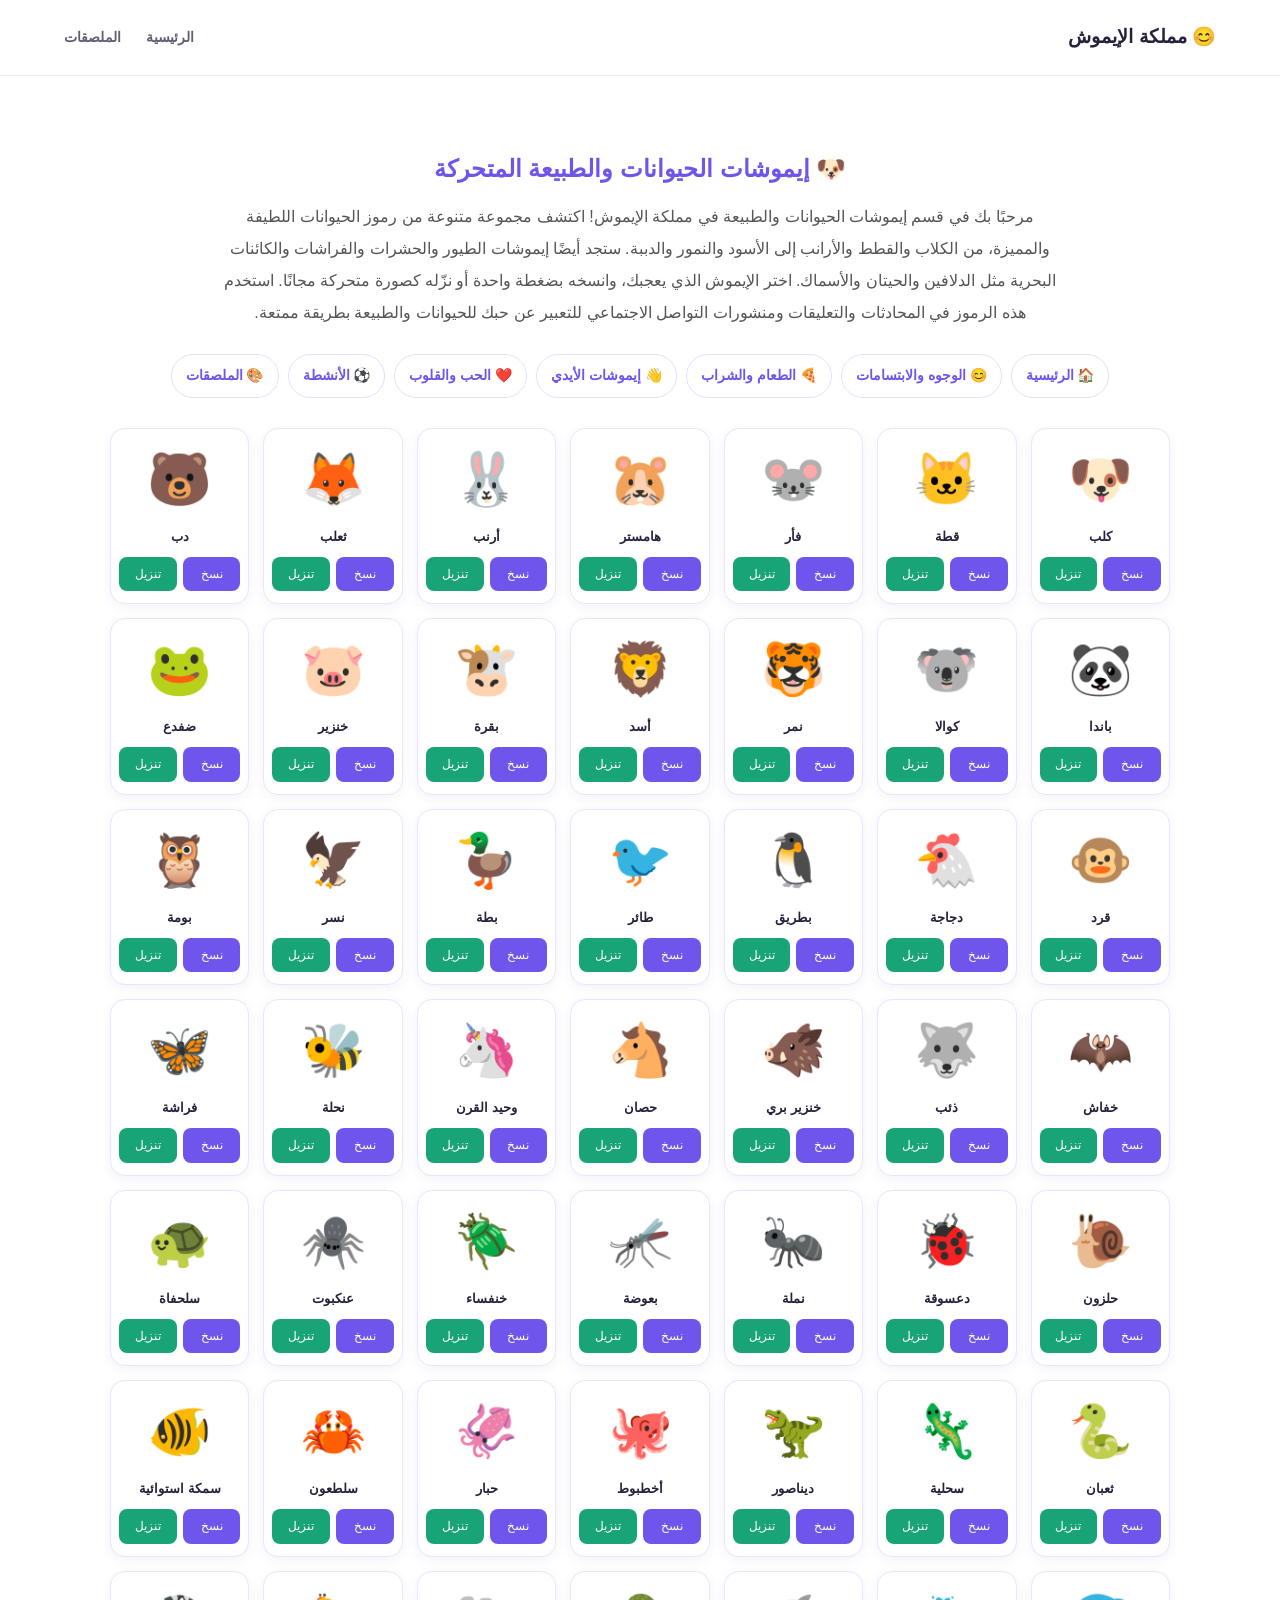
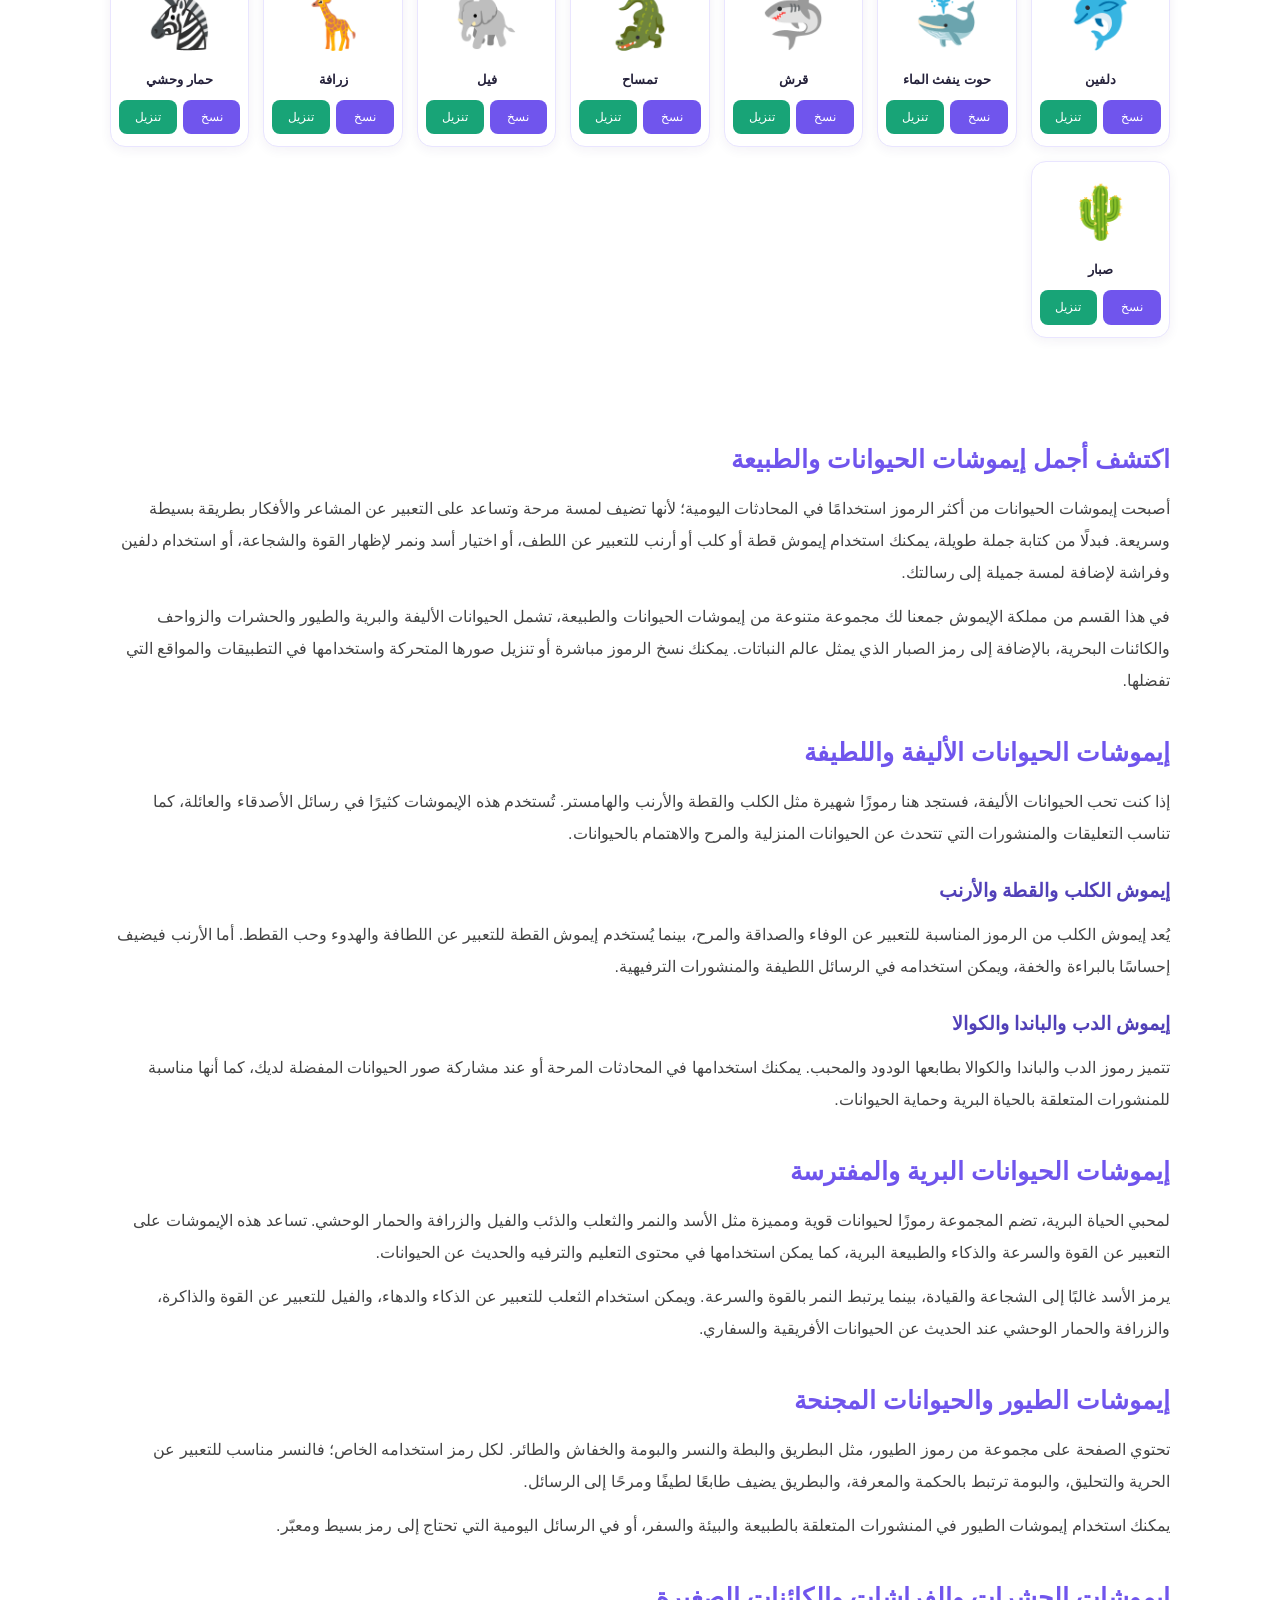
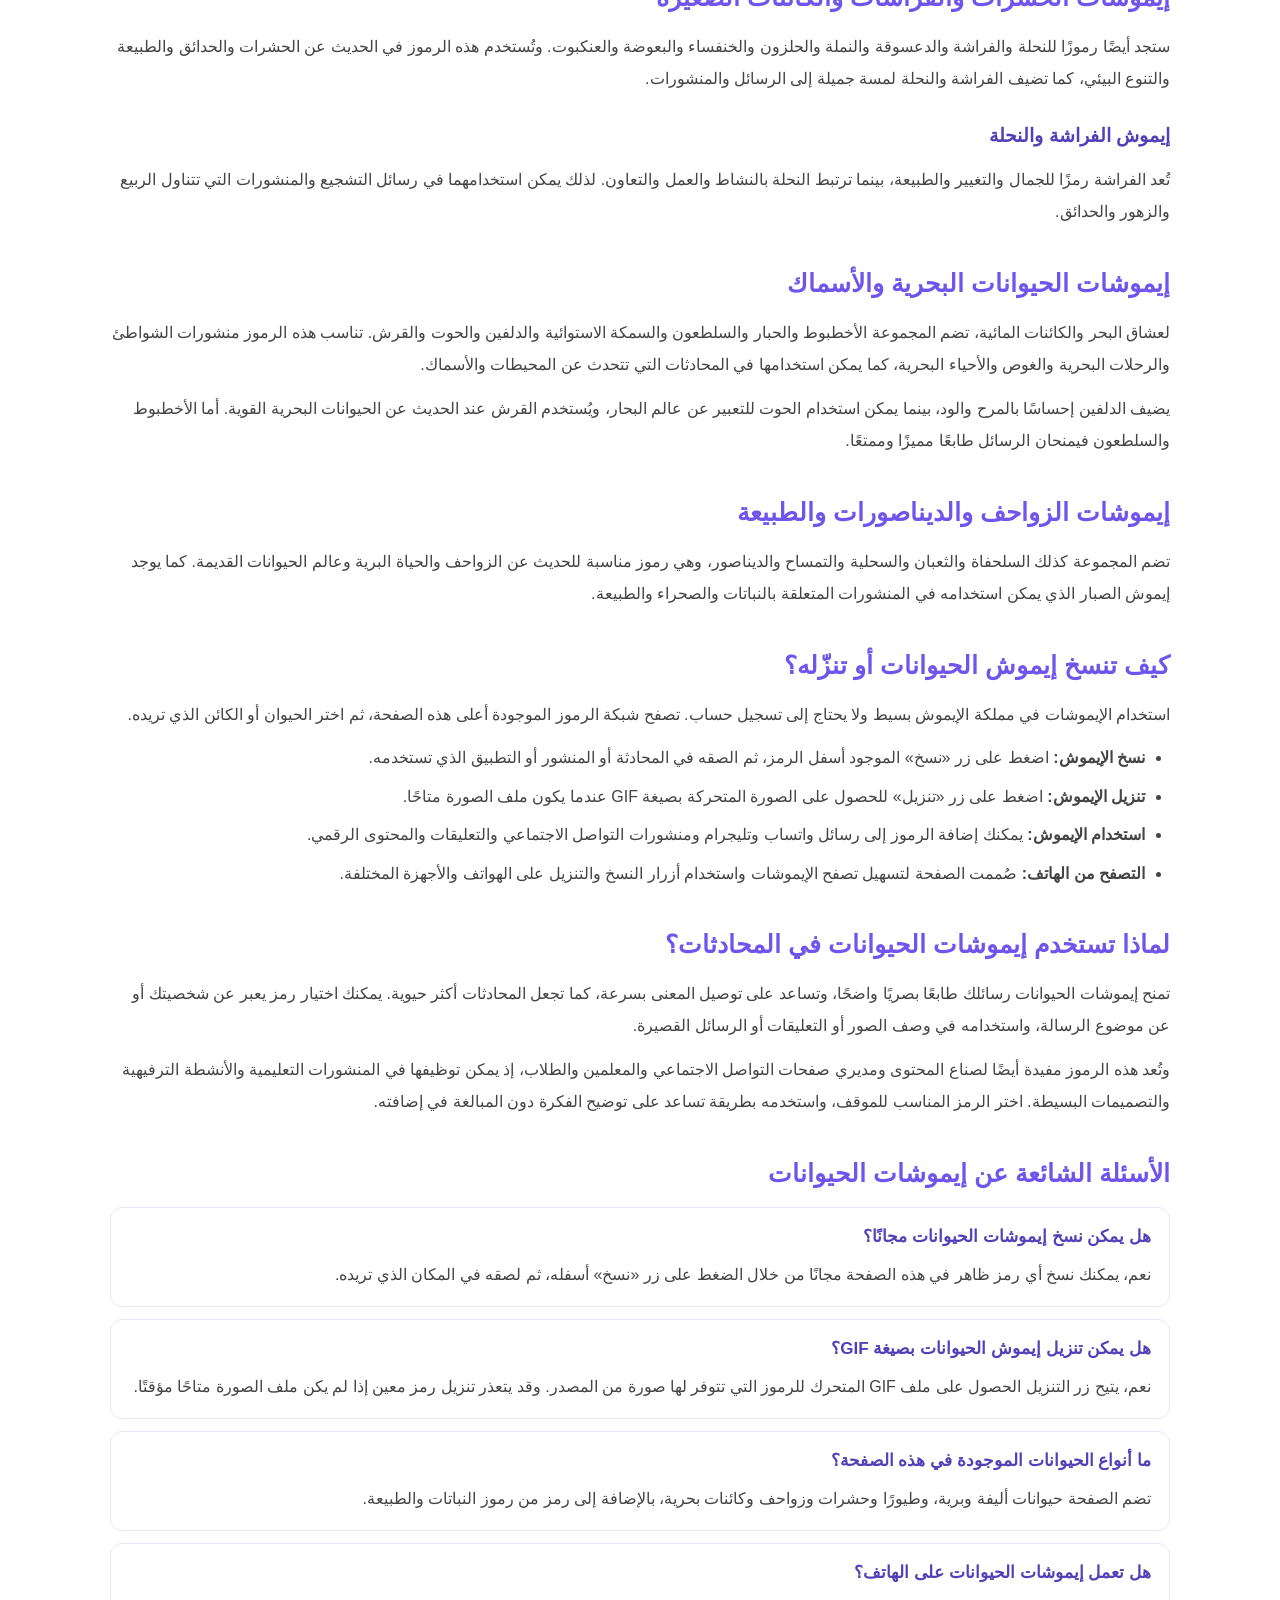
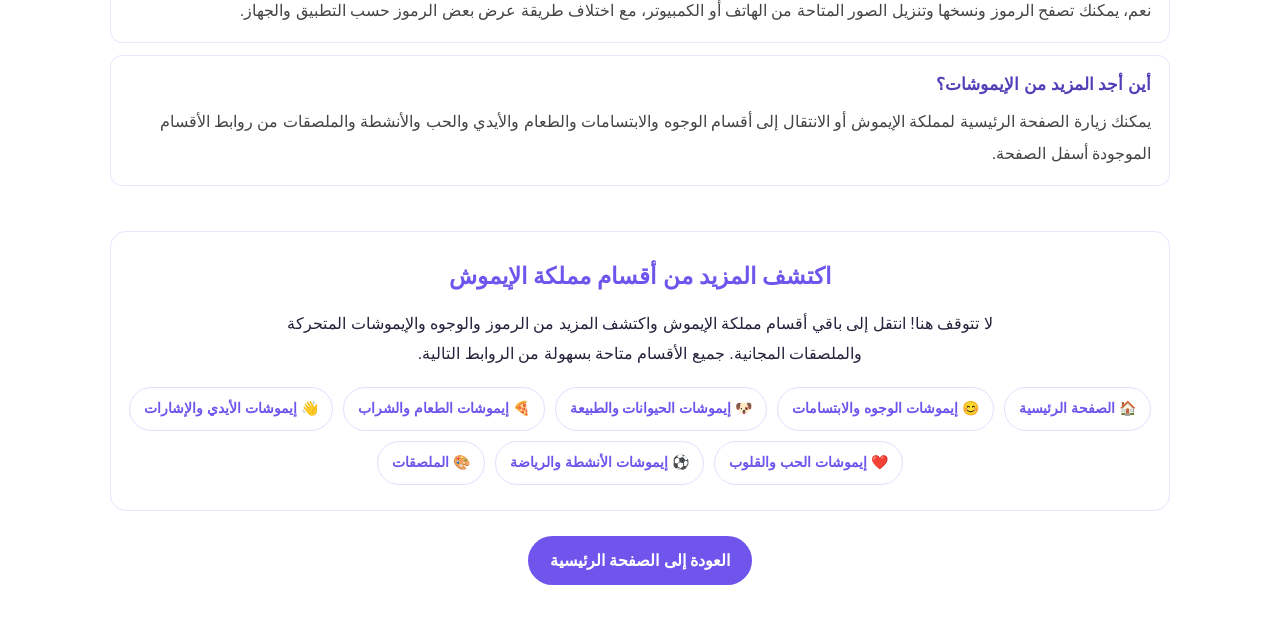
<file: emojis-animals.html>
<!DOCTYPE html>
<html lang="ar" dir="rtl">
<head>
  <meta charset="UTF-8">
  <meta name="viewport" content="width=device-width, initial-scale=1.0">
  <meta name="theme-color" content="#7055ed">

  <meta name="description" content="اكتشف إيموشات الحيوانات والطبيعة المتحركة في مملكة الإيموش. أكثر من 50 إيموشًا للحيوانات والطيور والحشرات والكائنات البحرية والنباتات، مع إمكانية النسخ والتنزيل مجانًا.">
  <meta name="keywords" content="إيموش الحيوانات, ايموشات الحيوانات, إيموش الطبيعة, إيموشات متحركة, إيموشات الطيور, إيموشات البحر, إيموشات الحيوانات للنسخ, صور إيموش متحركة">
  <meta name="robots" content="index, follow">

  <meta property="og:type" content="website">
  <meta property="og:title" content="إيموشات الحيوانات والطبيعة المتحركة | مملكة الإيموش">
  <meta property="og:description" content="اكتشف إيموشات الحيوانات والطيور والكائنات البحرية والطبيعة. انسخ الإيموشات أو نزّلها مجانًا.">
  <meta property="og:site_name" content="مملكة الإيموش | Emojiland">

  <title>إيموشات الحيوانات والطبيعة المتحركة | مملكة الإيموش</title>

  <link rel="stylesheet" href="style.css">

  <script>
    (function () {
      const savedLanguage = localStorage.getItem("emojilandLanguage");
      const urlLanguage = new URLSearchParams(location.search).get("lang");

      const language =
        savedLanguage === "ar" || savedLanguage === "en"
          ? savedLanguage
          : urlLanguage === "en" ? "en" : "ar";

      document.documentElement.lang = language;
      document.documentElement.dir = language === "ar" ? "rtl" : "ltr";
    })();
  </script>

  <!-- Google Analytics -->
  <script async src="https://www.googletagmanager.com/gtag/js?id=G-NZ00TSPTWC"></script>
  <script>
    window.dataLayer = window.dataLayer || [];
    function gtag(){dataLayer.push(arguments);}
    gtag('js', new Date());
    gtag('config', 'G-NZ00TSPTWC');
  </script>

  <style>
    .animals-page {
      max-width: 1100px;
      margin: 35px auto;
      padding: 20px;
    }

    .animals-header {
      text-align: center;
      margin-bottom: 25px;
    }

    .animals-header h1 {
      color: #7055ed;
      margin-bottom: 14px;
      line-height: 1.5;
    }

    .animals-intro {
      max-width: 850px;
      margin: 0 auto;
      line-height: 2;
      font-size: 16px;
      color: var(--text-color, #555);
    }

    .animals-quick-links {
      display: flex;
      flex-wrap: wrap;
      justify-content: center;
      gap: 9px;
      margin: 22px auto 30px;
    }

    .animals-quick-links a,
    .animals-related-links a {
      display: inline-flex;
      align-items: center;
      justify-content: center;
      padding: 9px 14px;
      border: 1px solid #e5defe;
      border-radius: 22px;
      background: var(--card-bg, #fff);
      color: #7055ed;
      text-decoration: none;
      font-size: 14px;
      font-weight: 600;
      transition: background .2s ease, color .2s ease, transform .2s ease;
    }

    .animals-quick-links a:hover,
    .animals-related-links a:hover {
      background: #7055ed;
      color: #fff;
      transform: translateY(-2px);
    }

    .animals-grid {
      display: grid;
      grid-template-columns: repeat(auto-fill, minmax(125px, 1fr));
      gap: 14px;
    }

    .animal-card {
      background: var(--card-bg, #fff);
      border: 1px solid #e9e5ff;
      border-radius: 15px;
      padding: 12px 8px;
      min-height: 165px;
      display: flex;
      flex-direction: column;
      align-items: center;
      justify-content: space-between;
      gap: 9px;
      box-shadow: 0 3px 12px rgba(50, 30, 100, .06);
    }

    .animal-visual {
      width: 76px;
      height: 76px;
      display: flex;
      align-items: center;
      justify-content: center;
    }

    .animal-visual img {
      width: 72px;
      height: 72px;
      object-fit: contain;
    }

    .animal-fallback {
      font-size: 52px;
      line-height: 1;
    }

    .animal-name {
      font-size: 13px;
      font-weight: 600;
      text-align: center;
    }

    .animal-actions {
      display: flex;
      gap: 6px;
      width: 100%;
    }

    .animal-actions button {
      flex: 1;
      border: 0;
      border-radius: 8px;
      padding: 7px 4px;
      color: white;
      background: #7055ed;
      cursor: pointer;
      font-size: 12px;
    }

    .animal-actions button.download {
      background: #18a477;
    }

    .animal-actions button:disabled {
      opacity: .5;
      cursor: not-allowed;
    }

    #copyMessage {
      text-align: center;
      color: #18a477;
      font-weight: bold;
      margin: 22px 0;
      min-height: 24px;
    }

    .animals-content {
      margin-top: 55px;
      line-height: 2;
      color: var(--text-color, #444);
    }

    .animals-content h2 {
      color: #7055ed;
      font-size: 25px;
      line-height: 1.6;
      margin: 35px 0 14px;
    }

    .animals-content h3 {
      color: var(--heading-color, #5140b8);
      font-size: 19px;
      line-height: 1.7;
      margin: 25px 0 10px;
    }

    .animals-content p {
      margin: 12px 0;
      line-height: 2;
    }

    .animals-content ul {
      padding-inline-start: 25px;
      margin: 12px 0 22px;
    }

    .animals-content li {
      margin: 8px 0;
      line-height: 1.9;
    }

    .animals-faq {
      margin-top: 35px;
    }

    .animals-faq-item {
      background: var(--card-bg, #fff);
      border: 1px solid #e9e5ff;
      border-radius: 12px;
      padding: 15px 18px;
      margin: 12px 0;
    }

    .animals-faq-item h3 {
      margin: 0 0 7px;
      font-size: 17px;
    }

    .animals-faq-item p {
      margin: 0;
    }

    .animals-related {
      margin-top: 45px;
      padding: 25px 18px;
      border: 1px solid #e9e5ff;
      border-radius: 16px;
      background: var(--card-bg, #fff);
      text-align: center;
    }

    .animals-related h2 {
      color: #7055ed;
      margin: 0 0 12px;
      font-size: 23px;
    }

    .animals-related p {
      line-height: 1.9;
      margin: 0 auto 18px;
      max-width: 750px;
    }

    .animals-related-links {
      display: flex;
      flex-wrap: wrap;
      justify-content: center;
      gap: 10px;
    }

    .animals-home-link {
      text-align: center;
      margin-top: 25px;
    }

    .animals-home-link a {
      display: inline-block;
      background: #7055ed;
      color: #fff;
      text-decoration: none;
      padding: 11px 22px;
      border-radius: 25px;
      font-weight: 600;
    }

    [hidden] {
      display: none !important;
    }

    @media(max-width: 480px) {
      .animals-page {
        padding: 12px;
      }

      .animals-grid {
        grid-template-columns: repeat(2, minmax(0, 1fr));
        gap: 10px;
      }

      .animals-intro {
        font-size: 15px;
      }

      .animals-content h2 {
        font-size: 22px;
      }

      .animals-content h3 {
        font-size: 18px;
      }

      .animals-quick-links a,
      .animals-related-links a {
        font-size: 13px;
        padding: 8px 11px;
      }
    }
  </style>
</head>

<body>

<header class="header">
  <div class="container header-content">
    <a href="index.html" class="logo"
       data-ar="😊 مملكة الإيموش"
       data-en="😊 Emojiland">😊 مملكة الإيموش</a>

    <nav class="nav">
      <a href="index.html"
         data-ar="الرئيسية"
         data-en="Home">الرئيسية</a>

      <a href="stickers.html"
         data-ar="الملصقات"
         data-en="Stickers">الملصقات</a>
    </nav>
  </div>
</header>

<main class="container animals-page">

  <section class="animals-header">
    <h1 data-ar="🐶 إيموشات الحيوانات والطبيعة المتحركة"
        data-en="🐶 Animated Animals & Nature Emojis">
      🐶 إيموشات الحيوانات والطبيعة المتحركة
    </h1>

    <p class="animals-intro"
       data-ar="مرحبًا بك في قسم إيموشات الحيوانات والطبيعة في مملكة الإيموش! اكتشف مجموعة متنوعة من رموز الحيوانات اللطيفة والمميزة، من الكلاب والقطط والأرانب إلى الأسود والنمور والدببة. ستجد أيضًا إيموشات الطيور والحشرات والفراشات والكائنات البحرية مثل الدلافين والحيتان والأسماك. اختر الإيموش الذي يعجبك، وانسخه بضغطة واحدة أو نزّله كصورة متحركة مجانًا. استخدم هذه الرموز في المحادثات والتعليقات ومنشورات التواصل الاجتماعي للتعبير عن حبك للحيوانات والطبيعة بطريقة ممتعة."
       data-en="Welcome to the Animals & Nature section of Emojiland! Explore a varied collection of cute and expressive animal emojis, from dogs, cats and rabbits to lions, tigers and bears. You will also find birds, insects, butterflies and sea creatures such as dolphins, whales and fish. Choose your favorite emoji, copy it with one click or download it as an animated image for free. Use these emojis in chats, comments and social media posts to share your love of animals and nature.">
      مرحبًا بك في قسم إيموشات الحيوانات والطبيعة في مملكة الإيموش! اكتشف مجموعة متنوعة من رموز الحيوانات اللطيفة والمميزة، من الكلاب والقطط والأرانب إلى الأسود والنمور والدببة. ستجد أيضًا إيموشات الطيور والحشرات والفراشات والكائنات البحرية مثل الدلافين والحيتان والأسماك. اختر الإيموش الذي يعجبك، وانسخه بضغطة واحدة أو نزّله كصورة متحركة مجانًا. استخدم هذه الرموز في المحادثات والتعليقات ومنشورات التواصل الاجتماعي للتعبير عن حبك للحيوانات والطبيعة بطريقة ممتعة.
    </p>
  </section>

  <nav class="animals-quick-links" aria-label="روابط أقسام مملكة الإيموش">
    <a href="index.html" data-ar="🏠 الرئيسية" data-en="🏠 Home">🏠 الرئيسية</a>
    <a href="emojis-smileys.html" data-ar="😊 الوجوه والابتسامات" data-en="😊 Smileys">😊 الوجوه والابتسامات</a>
    <a href="emojis-food.html" data-ar="🍕 الطعام والشراب" data-en="🍕 Food & Drink">🍕 الطعام والشراب</a>
    <a href="emojis-hands.html" data-ar="👋 إيموشات الأيدي" data-en="👋 Hands">👋 إيموشات الأيدي</a>
    <a href="emojis-love.html" data-ar="❤️ الحب والقلوب" data-en="❤️ Love & Hearts">❤️ الحب والقلوب</a>
    <a href="emojis-activities.html" data-ar="⚽ الأنشطة" data-en="⚽ Activities">⚽ الأنشطة</a>
    <a href="stickers.html" data-ar="🎨 الملصقات" data-en="🎨 Stickers">🎨 الملصقات</a>
  </nav>

  <div class="animals-grid" id="animalsGrid"></div>

  <p id="copyMessage" role="status" aria-live="polite"></p>

  <section class="animals-content" aria-labelledby="animals-guide-title">

    <div class="language-content" data-language="ar">
      <h2 id="animals-guide-title">اكتشف أجمل إيموشات الحيوانات والطبيعة</h2>

      <p>
        أصبحت إيموشات الحيوانات من أكثر الرموز استخدامًا في المحادثات اليومية؛ لأنها تضيف لمسة مرحة وتساعد على التعبير عن المشاعر والأفكار بطريقة بسيطة وسريعة. فبدلًا من كتابة جملة طويلة، يمكنك استخدام إيموش قطة أو كلب أو أرنب للتعبير عن اللطف، أو اختيار أسد ونمر لإظهار القوة والشجاعة، أو استخدام دلفين وفراشة لإضافة لمسة جميلة إلى رسالتك.
      </p>

      <p>
        في هذا القسم من مملكة الإيموش جمعنا لك مجموعة متنوعة من إيموشات الحيوانات والطبيعة، تشمل الحيوانات الأليفة والبرية والطيور والحشرات والزواحف والكائنات البحرية، بالإضافة إلى رمز الصبار الذي يمثل عالم النباتات. يمكنك نسخ الرموز مباشرة أو تنزيل صورها المتحركة واستخدامها في التطبيقات والمواقع التي تفضلها.
      </p>

      <h2>إيموشات الحيوانات الأليفة واللطيفة</h2>

      <p>
        إذا كنت تحب الحيوانات الأليفة، فستجد هنا رموزًا شهيرة مثل الكلب والقطة والأرنب والهامستر. تُستخدم هذه الإيموشات كثيرًا في رسائل الأصدقاء والعائلة، كما تناسب التعليقات والمنشورات التي تتحدث عن الحيوانات المنزلية والمرح والاهتمام بالحيوانات.
      </p>

      <h3>إيموش الكلب والقطة والأرنب</h3>
      <p>
        يُعد إيموش الكلب من الرموز المناسبة للتعبير عن الوفاء والصداقة والمرح، بينما يُستخدم إيموش القطة للتعبير عن اللطافة والهدوء وحب القطط. أما الأرنب فيضيف إحساسًا بالبراءة والخفة، ويمكن استخدامه في الرسائل اللطيفة والمنشورات الترفيهية.
      </p>

      <h3>إيموش الدب والباندا والكوالا</h3>
      <p>
        تتميز رموز الدب والباندا والكوالا بطابعها الودود والمحبب. يمكنك استخدامها في المحادثات المرحة أو عند مشاركة صور الحيوانات المفضلة لديك، كما أنها مناسبة للمنشورات المتعلقة بالحياة البرية وحماية الحيوانات.
      </p>

      <h2>إيموشات الحيوانات البرية والمفترسة</h2>

      <p>
        لمحبي الحياة البرية، تضم المجموعة رموزًا لحيوانات قوية ومميزة مثل الأسد والنمر والثعلب والذئب والفيل والزرافة والحمار الوحشي. تساعد هذه الإيموشات على التعبير عن القوة والسرعة والذكاء والطبيعة البرية، كما يمكن استخدامها في محتوى التعليم والترفيه والحديث عن الحيوانات.
      </p>

      <p>
        يرمز الأسد غالبًا إلى الشجاعة والقيادة، بينما يرتبط النمر بالقوة والسرعة. ويمكن استخدام الثعلب للتعبير عن الذكاء والدهاء، والفيل للتعبير عن القوة والذاكرة، والزرافة والحمار الوحشي عند الحديث عن الحيوانات الأفريقية والسفاري.
      </p>

      <h2>إيموشات الطيور والحيوانات المجنحة</h2>

      <p>
        تحتوي الصفحة على مجموعة من رموز الطيور، مثل البطريق والبطة والنسر والبومة والخفاش والطائر. لكل رمز استخدامه الخاص؛ فالنسر مناسب للتعبير عن الحرية والتحليق، والبومة ترتبط بالحكمة والمعرفة، والبطريق يضيف طابعًا لطيفًا ومرحًا إلى الرسائل.
      </p>

      <p>
        يمكنك استخدام إيموشات الطيور في المنشورات المتعلقة بالطبيعة والبيئة والسفر، أو في الرسائل اليومية التي تحتاج إلى رمز بسيط ومعبّر.
      </p>

      <h2>إيموشات الحشرات والفراشات والكائنات الصغيرة</h2>

      <p>
        ستجد أيضًا رموزًا للنحلة والفراشة والدعسوقة والنملة والحلزون والخنفساء والبعوضة والعنكبوت. وتُستخدم هذه الرموز في الحديث عن الحشرات والحدائق والطبيعة والتنوع البيئي، كما تضيف الفراشة والنحلة لمسة جميلة إلى الرسائل والمنشورات.
      </p>

      <h3>إيموش الفراشة والنحلة</h3>
      <p>
        تُعد الفراشة رمزًا للجمال والتغيير والطبيعة، بينما ترتبط النحلة بالنشاط والعمل والتعاون. لذلك يمكن استخدامهما في رسائل التشجيع والمنشورات التي تتناول الربيع والزهور والحدائق.
      </p>

      <h2>إيموشات الحيوانات البحرية والأسماك</h2>

      <p>
        لعشاق البحر والكائنات المائية، تضم المجموعة الأخطبوط والحبار والسلطعون والسمكة الاستوائية والدلفين والحوت والقرش. تناسب هذه الرموز منشورات الشواطئ والرحلات البحرية والغوص والأحياء البحرية، كما يمكن استخدامها في المحادثات التي تتحدث عن المحيطات والأسماك.
      </p>

      <p>
        يضيف الدلفين إحساسًا بالمرح والود، بينما يمكن استخدام الحوت للتعبير عن عالم البحار، ويُستخدم القرش عند الحديث عن الحيوانات البحرية القوية. أما الأخطبوط والسلطعون فيمنحان الرسائل طابعًا مميزًا وممتعًا.
      </p>

      <h2>إيموشات الزواحف والديناصورات والطبيعة</h2>

      <p>
        تضم المجموعة كذلك السلحفاة والثعبان والسحلية والتمساح والديناصور، وهي رموز مناسبة للحديث عن الزواحف والحياة البرية وعالم الحيوانات القديمة. كما يوجد إيموش الصبار الذي يمكن استخدامه في المنشورات المتعلقة بالنباتات والصحراء والطبيعة.
      </p>

      <h2>كيف تنسخ إيموش الحيوانات أو تنزّله؟</h2>

      <p>
        استخدام الإيموشات في مملكة الإيموش بسيط ولا يحتاج إلى تسجيل حساب. تصفح شبكة الرموز الموجودة أعلى هذه الصفحة، ثم اختر الحيوان أو الكائن الذي تريده.
      </p>

      <ul>
        <li><strong>نسخ الإيموش:</strong> اضغط على زر «نسخ» الموجود أسفل الرمز، ثم الصقه في المحادثة أو المنشور أو التطبيق الذي تستخدمه.</li>
        <li><strong>تنزيل الإيموش:</strong> اضغط على زر «تنزيل» للحصول على الصورة المتحركة بصيغة GIF عندما يكون ملف الصورة متاحًا.</li>
        <li><strong>استخدام الإيموش:</strong> يمكنك إضافة الرموز إلى رسائل واتساب وتليجرام ومنشورات التواصل الاجتماعي والتعليقات والمحتوى الرقمي.</li>
        <li><strong>التصفح من الهاتف:</strong> صُممت الصفحة لتسهيل تصفح الإيموشات واستخدام أزرار النسخ والتنزيل على الهواتف والأجهزة المختلفة.</li>
      </ul>

      <h2>لماذا تستخدم إيموشات الحيوانات في المحادثات؟</h2>

      <p>
        تمنح إيموشات الحيوانات رسائلك طابعًا بصريًا واضحًا، وتساعد على توصيل المعنى بسرعة، كما تجعل المحادثات أكثر حيوية. يمكنك اختيار رمز يعبر عن شخصيتك أو عن موضوع الرسالة، واستخدامه في وصف الصور أو التعليقات أو الرسائل القصيرة.
      </p>

      <p>
        وتُعد هذه الرموز مفيدة أيضًا لصناع المحتوى ومديري صفحات التواصل الاجتماعي والمعلمين والطلاب، إذ يمكن توظيفها في المنشورات التعليمية والأنشطة الترفيهية والتصميمات البسيطة. اختر الرمز المناسب للموقف، واستخدمه بطريقة تساعد على توضيح الفكرة دون المبالغة في إضافته.
      </p>

      <section class="animals-faq">
        <h2>الأسئلة الشائعة عن إيموشات الحيوانات</h2>

        <div class="animals-faq-item">
          <h3>هل يمكن نسخ إيموشات الحيوانات مجانًا؟</h3>
          <p>نعم، يمكنك نسخ أي رمز ظاهر في هذه الصفحة مجانًا من خلال الضغط على زر «نسخ» أسفله، ثم لصقه في المكان الذي تريده.</p>
        </div>

        <div class="animals-faq-item">
          <h3>هل يمكن تنزيل إيموش الحيوانات بصيغة GIF؟</h3>
          <p>نعم، يتيح زر التنزيل الحصول على ملف GIF المتحرك للرموز التي تتوفر لها صورة من المصدر. وقد يتعذر تنزيل رمز معين إذا لم يكن ملف الصورة متاحًا مؤقتًا.</p>
        </div>

        <div class="animals-faq-item">
          <h3>ما أنواع الحيوانات الموجودة في هذه الصفحة؟</h3>
          <p>تضم الصفحة حيوانات أليفة وبرية، وطيورًا وحشرات وزواحف وكائنات بحرية، بالإضافة إلى رمز من رموز النباتات والطبيعة.</p>
        </div>

        <div class="animals-faq-item">
          <h3>هل تعمل إيموشات الحيوانات على الهاتف؟</h3>
          <p>نعم، يمكنك تصفح الرموز ونسخها وتنزيل الصور المتاحة من الهاتف أو الكمبيوتر، مع اختلاف طريقة عرض بعض الرموز حسب التطبيق والجهاز.</p>
        </div>

        <div class="animals-faq-item">
          <h3>أين أجد المزيد من الإيموشات؟</h3>
          <p>يمكنك زيارة الصفحة الرئيسية لمملكة الإيموش أو الانتقال إلى أقسام الوجوه والابتسامات والطعام والأيدي والحب والأنشطة والملصقات من روابط الأقسام الموجودة أسفل الصفحة.</p>
        </div>
      </section>
    </div>

    <div class="language-content" data-language="en" hidden>
      <h2 id="animals-guide-title-en">Explore Animated Animals & Nature Emojis</h2>

      <p>
        Animal emojis are among the most popular symbols used in everyday conversations. They add personality to messages and help people express feelings and ideas in a quick, visual way. A dog, cat or rabbit can make a message feel friendly and playful, while a lion or tiger can suggest strength and confidence. A dolphin or butterfly can add a touch of nature to your posts.
      </p>

      <p>
        This Emojiland collection brings together a variety of animal and nature emojis, including pets, wild animals, birds, insects, reptiles and sea creatures, as well as a cactus symbol. Browse the collection, copy the emoji you like or download its animated image when available.
      </p>

      <h2>Pet and Cute Animal Emojis</h2>

      <p>
        If you love pets, this collection includes familiar symbols such as dogs, cats, rabbits and hamsters. These emojis are useful in messages to friends and family, pet-related posts, comments and playful social media captions.
      </p>

      <h3>Dog, Cat and Rabbit Emojis</h3>
      <p>
        The dog emoji can represent loyalty, friendship and fun. The cat emoji is often used to express cuteness, calmness and a love of cats, while the rabbit adds a gentle and cheerful touch to messages.
      </p>

      <h3>Bear, Panda and Koala Emojis</h3>
      <p>
        Bear, panda and koala emojis have a friendly and lovable appearance. Use them in casual chats, animal-themed posts or conversations about wildlife and animal protection.
      </p>

      <h2>Wild Animal and Predator Emojis</h2>

      <p>
        Wildlife fans can explore symbols such as lions, tigers, foxes, wolves, elephants, giraffes and zebras. These emojis can represent strength, speed, intelligence and the natural world. They are also useful for educational content, travel captions and wildlife discussions.
      </p>

      <p>
        The lion is commonly associated with courage and leadership, while the tiger can suggest power and speed. The fox is often linked to cleverness, and the elephant can represent strength and memory. Giraffe and zebra emojis are great for African wildlife and safari-related posts.
      </p>

      <h2>Bird and Flying Animal Emojis</h2>

      <p>
        This page includes bird-related symbols such as penguins, ducks, eagles, owls, bats and a general bird emoji. Each one can add a different meaning: an eagle may suggest freedom, an owl is often associated with wisdom, and a penguin brings a playful touch to a conversation.
      </p>

      <p>
        Use bird emojis in nature posts, environmental content, travel updates or everyday messages that need a simple and expressive symbol.
      </p>

      <h2>Insect, Butterfly and Small Creature Emojis</h2>

      <p>
        You will also find bees, butterflies, lady beetles, ants, snails, beetles, mosquitoes and spiders. These symbols are useful for conversations about insects, gardens, wildlife and biodiversity. Butterflies and bees can add a colorful touch to spring and flower-themed posts.
      </p>

      <h3>Butterfly and Bee Emojis</h3>
      <p>
        The butterfly is often used to represent beauty, change and nature, while the bee can symbolize activity, teamwork and hard work. Both are suitable for encouraging messages and garden or spring-themed content.
      </p>

      <h2>Sea Animal and Fish Emojis</h2>

      <p>
        Ocean lovers can explore the octopus, squid, crab, tropical fish, dolphin, whale and shark emojis. These symbols are suitable for beach captions, sea trips, diving posts and conversations about marine life and ocean animals.
      </p>

      <p>
        The dolphin adds a friendly and playful feeling, while the whale represents the world of the ocean. The shark can be used when talking about powerful sea creatures, and the octopus and crab bring a distinctive touch to messages.
      </p>

      <h2>Reptile, Dinosaur and Nature Emojis</h2>

      <p>
        This collection also features turtles, snakes, lizards, crocodiles and a dinosaur. These emojis are useful for wildlife topics, reptile discussions and prehistoric animal content. A cactus symbol is included for plant, desert and nature-related posts.
      </p>

      <h2>How to Copy or Download Animal Emojis</h2>

      <p>
        Using animal emojis on Emojiland is simple and does not require an account. Browse the emoji grid above and choose the animal or creature you want.
      </p>

      <ul>
        <li><strong>Copy an emoji:</strong> Select the Copy button below the emoji, then paste it into your chat, post or preferred app.</li>
        <li><strong>Download an emoji:</strong> Select Download to get the animated GIF image when the image file is available.</li>
        <li><strong>Use your emojis:</strong> Add them to WhatsApp and Telegram messages, social media posts, comments and digital content.</li>
        <li><strong>Browse on mobile:</strong> The page is designed to make browsing, copying and downloading convenient on phones and other devices.</li>
      </ul>

      <h2>Why Use Animal Emojis in Your Messages?</h2>

      <p>
        Animal emojis give messages a visual touch and help communicate ideas quickly. Choose a symbol that matches your personality or the subject of your message, and use it in captions, comments, descriptions and short conversations.
      </p>

      <p>
        These symbols can also be useful for content creators, social media managers, teachers and students. They can add visual interest to educational posts, fun activities and simple designs. Choose emojis that support your message and make your content easier to understand.
      </p>

      <section class="animals-faq">
        <h2>Frequently Asked Questions About Animal Emojis</h2>

        <div class="animals-faq-item">
          <h3>Can I copy animal emojis for free?</h3>
          <p>Yes. You can copy any emoji shown on this page for free by selecting its Copy button and pasting it wherever you want.</p>
        </div>

        <div class="animals-faq-item">
          <h3>Can I download animal emojis as GIF files?</h3>
          <p>Yes. The Download button can save the animated GIF for emojis with an available image file. A download may fail temporarily if a particular image is unavailable.</p>
        </div>

        <div class="animals-faq-item">
          <h3>What types of animals are included?</h3>
          <p>The collection includes pets, wild animals, birds, insects, reptiles and sea creatures, along with a plant and nature symbol.</p>
        </div>

        <div class="animals-faq-item">
          <h3>Can I use these animal emojis on my phone?</h3>
          <p>Yes. You can browse, copy emojis and download available images on phones and computers. The appearance of some symbols may vary by device and app.</p>
        </div>

        <div class="animals-faq-item">
          <h3>Where can I find more emojis?</h3>
          <p>Visit the Emojiland homepage or explore the Smileys, Food, Hands, Love, Activities and Stickers sections using the links at the bottom of this page.</p>
        </div>
      </section>
    </div>
  </section>

  <section class="animals-related" aria-labelledby="animals-related-title">
    <div class="language-content" data-language="ar">
      <h2 id="animals-related-title">اكتشف المزيد من أقسام مملكة الإيموش</h2>
      <p>
        لا تتوقف هنا! انتقل إلى باقي أقسام مملكة الإيموش واكتشف المزيد من الرموز والوجوه والإيموشات المتحركة والملصقات المجانية. جميع الأقسام متاحة بسهولة من الروابط التالية.
      </p>
    </div>

    <div class="language-content" data-language="en" hidden>
      <h2 id="animals-related-title-en">Explore More Emojiland Categories</h2>
      <p>
        Keep exploring! Visit other Emojiland sections to discover more symbols, smileys, animated emojis and free stickers. Use the links below to move between categories.
      </p>
    </div>

    <nav class="animals-related-links" aria-label="روابط جميع أقسام الموقع">
      <a href="index.html" data-ar="🏠 الصفحة الرئيسية" data-en="🏠 Homepage">🏠 الصفحة الرئيسية</a>
      <a href="emojis-smileys.html" data-ar="😊 إيموشات الوجوه والابتسامات" data-en="😊 Smileys & Emotions">😊 إيموشات الوجوه والابتسامات</a>
      <a href="emojis-animals.html" data-ar="🐶 إيموشات الحيوانات والطبيعة" data-en="🐶 Animals & Nature">🐶 إيموشات الحيوانات والطبيعة</a>
      <a href="emojis-food.html" data-ar="🍕 إيموشات الطعام والشراب" data-en="🍕 Food & Drink">🍕 إيموشات الطعام والشراب</a>
      <a href="emojis-hands.html" data-ar="👋 إيموشات الأيدي والإشارات" data-en="👋 Hands & Gestures">👋 إيموشات الأيدي والإشارات</a>
      <a href="emojis-love.html" data-ar="❤️ إيموشات الحب والقلوب" data-en="❤️ Love & Hearts">❤️ إيموشات الحب والقلوب</a>
      <a href="emojis-activities.html" data-ar="⚽ إيموشات الأنشطة والرياضة" data-en="⚽ Activities & Sports">⚽ إيموشات الأنشطة والرياضة</a>
      <a href="stickers.html" data-ar="🎨 الملصقات" data-en="🎨 Stickers">🎨 الملصقات</a>
    </nav>
  </section>

  <div class="animals-home-link">
    <a href="index.html"
       data-ar="العودة إلى الصفحة الرئيسية"
       data-en="Back to Homepage">العودة إلى الصفحة الرئيسية</a>
  </div>

</main>

<script src="app.js"></script>

<script>
const animals = [
  ["🐶","كلب","Dog","1f436"],
  ["🐱","قطة","Cat","1f431"],
  ["🐭","فأر","Mouse","1f42d"],
  ["🐹","هامستر","Hamster","1f439"],
  ["🐰","أرنب","Rabbit","1f430"],
  ["🦊","ثعلب","Fox","1f98a"],
  ["🐻","دب","Bear","1f43b"],
  ["🐼","باندا","Panda","1f43c"],
  ["🐨","كوالا","Koala","1f428"],
  ["🐯","نمر","Tiger","1f42f"],
  ["🦁","أسد","Lion","1f981"],
  ["🐮","بقرة","Cow","1f42e"],
  ["🐷","خنزير","Pig","1f437"],
  ["🐸","ضفدع","Frog","1f438"],
  ["🐵","قرد","Monkey","1f435"],
  ["🐔","دجاجة","Chicken","1f414"],
  ["🐧","بطريق","Penguin","1f427"],
  ["🐦","طائر","Bird","1f426"],
  ["🦆","بطة","Duck","1f986"],
  ["🦅","نسر","Eagle","1f985"],
  ["🦉","بومة","Owl","1f989"],
  ["🦇","خفاش","Bat","1f987"],
  ["🐺","ذئب","Wolf","1f43a"],
  ["🐗","خنزير بري","Boar","1f417"],
  ["🐴","حصان","Horse","1f434"],
  ["🦄","وحيد القرن","Unicorn","1f984"],
  ["🐝","نحلة","Honeybee","1f41d"],
  ["🦋","فراشة","Butterfly","1f98b"],
  ["🐌","حلزون","Snail","1f40c"],
  ["🐞","دعسوقة","Lady Beetle","1f41e"],
  ["🐜","نملة","Ant","1f41c"],
  ["🦟","بعوضة","Mosquito","1f99f"],
  ["🪲","خنفساء","Beetle","1fab2"],
  ["🕷️","عنكبوت","Spider","1f577"],
  ["🐢","سلحفاة","Turtle","1f422"],
  ["🐍","ثعبان","Snake","1f40d"],
  ["🦎","سحلية","Lizard","1f98e"],
  ["🦖","ديناصور","T-Rex","1f996"],
  ["🐙","أخطبوط","Octopus","1f419"],
  ["🦑","حبار","Squid","1f991"],
  ["🦀","سلطعون","Crab","1f980"],
  ["🐠","سمكة استوائية","Tropical Fish","1f420"],
  ["🐬","دلفين","Dolphin","1f42c"],
  ["🐳","حوت ينفث الماء","Spouting Whale","1f433"],
  ["🦈","قرش","Shark","1f988"],
  ["🐊","تمساح","Crocodile","1f40a"],
  ["🐘","فيل","Elephant","1f418"],
  ["🦒","زرافة","Giraffe","1f992"],
  ["🦓","حمار وحشي","Zebra","1f993"],
  ["🌵","صبار","Cactus","1f335"]
];

const grid = document.getElementById("animalsGrid");
const message = document.getElementById("copyMessage");

function currentLanguage() {
  return document.documentElement.lang === "en" ? "en" : "ar";
}

function translatePage() {
  const language = currentLanguage();

  document.documentElement.lang = language;
  document.documentElement.dir = language === "ar" ? "rtl" : "ltr";

  document.querySelectorAll("[data-ar][data-en]").forEach(element => {
    element.textContent = element.getAttribute("data-" + language);
  });

  document.querySelectorAll(".language-content").forEach(section => {
    section.hidden = section.getAttribute("data-language") !== language;
  });

  document.title = language === "ar"
    ? "إيموشات الحيوانات والطبيعة المتحركة | مملكة الإيموش"
    : "Animated Animals & Nature Emojis | Emojiland";

  document.querySelector('meta[name="description"]').content =
    language === "ar"
      ? "اكتشف إيموشات الحيوانات والطبيعة المتحركة في مملكة الإيموش. أكثر من 50 إيموشًا للحيوانات والطيور والحشرات والكائنات البحرية والنباتات، مع إمكانية النسخ والتنزيل مجانًا."
      : "Explore over 50 animal and nature emojis, including pets, wild animals, birds, insects, sea creatures and plants. Copy emojis or download animated GIFs for free.";

  document.querySelector('meta[property="og:title"]').content =
    language === "ar"
      ? "إيموشات الحيوانات والطبيعة المتحركة | مملكة الإيموش"
      : "Animated Animals & Nature Emojis | Emojiland";

  document.querySelector('meta[property="og:description"]').content =
    language === "ar"
      ? "اكتشف إيموشات الحيوانات والطيور والكائنات البحرية والطبيعة. انسخ الإيموشات أو نزّلها مجانًا."
      : "Discover animal, bird, sea creature and nature emojis. Copy or download your favorites for free.";

  document.querySelectorAll(".animal-name").forEach((element, index) => {
    element.textContent = animals[index][language === "ar" ? 1 : 2];
  });

  document.querySelectorAll(".animal-image").forEach((image, index) => {
    image.alt = language === "ar"
      ? "إيموش " + animals[index][1]
      : animals[index][2] + " emoji";
  });

  document.querySelectorAll(".copy-button").forEach(button => {
    button.textContent = language === "ar" ? "نسخ" : "Copy";
  });

  document.querySelectorAll(".download-button").forEach(button => {
    if (!button.disabled) {
      button.textContent = language === "ar" ? "تنزيل" : "Download";
    }
  });
}

animals.forEach((item, index) => {
  const card = document.createElement("div");
  card.className = "animal-card";

  const visual = document.createElement("div");
  visual.className = "animal-visual";

  const fallback = document.createElement("span");
  fallback.className = "animal-fallback";
  fallback.textContent = item[0];

  const img = document.createElement("img");
  img.className = "animal-image";
  img.alt = item[1] + " emoji";
  img.style.display = "none";
  img.loading = "lazy";
  img.src = `https://fonts.gstatic.com/s/e/notoemoji/latest/${item[3]}/512.gif`;

  img.onload = () => {
    img.style.display = "block";
    fallback.style.display = "none";
  };

  img.onerror = () => {
    img.style.display = "none";
    fallback.style.display = "block";
  };

  visual.appendChild(fallback);
  visual.appendChild(img);

  const name = document.createElement("div");
  name.className = "animal-name";
  name.textContent = item[currentLanguage() === "ar" ? 1 : 2];

  const actions = document.createElement("div");
  actions.className = "animal-actions";

  const copyButton = document.createElement("button");
  copyButton.type = "button";
  copyButton.className = "copy-button";
  copyButton.textContent = currentLanguage() === "ar" ? "نسخ" : "Copy";

  copyButton.addEventListener("click", async () => {
    let copied = false;

    try {
      if (navigator.clipboard && window.isSecureContext) {
        await navigator.clipboard.writeText(item[0]);
        copied = true;
      }
    } catch (error) {
      copied = false;
    }

    if (!copied) {
      const input = document.createElement("textarea");
      input.value = item[0];
      input.setAttribute("readonly", "");
      input.style.position = "fixed";
      input.style.left = "-9999px";
      input.style.top = "0";

      document.body.appendChild(input);
      input.focus();
      input.select();
      input.setSelectionRange(0, input.value.length);

      try {
        copied = document.execCommand("copy");
      } catch (error) {
        copied = false;
      }

      input.remove();
    }

    const language = currentLanguage();

    message.textContent = copied
      ? (language === "ar"
          ? "تم نسخ الإيموش بنجاح! " + item[0]
          : "Emoji copied successfully! " + item[0])
      : (language === "ar"
          ? "تعذر النسخ. حاول مرة أخرى."
          : "Could not copy. Please try again.");
  });

  const downloadButton = document.createElement("button");
  downloadButton.type = "button";
  downloadButton.className = "download download-button";
  downloadButton.textContent = currentLanguage() === "ar" ? "تنزيل" : "Download";

  downloadButton.addEventListener("click", async () => {
    downloadButton.disabled = true;

    const language = currentLanguage();
    downloadButton.textContent = language === "ar" ? "جاري التنزيل..." : "Downloading...";

    try {
      const response = await fetch(img.src);

      if (!response.ok) {
        throw new Error("Download failed");
      }

      const blob = await response.blob();

      if (!blob.size) {
        throw new Error("Empty file");
      }

      const url = URL.createObjectURL(blob);

      const link = document.createElement("a");
      link.href = url;
      link.download = "animal-emoji-" + (index + 1) + ".gif";
      document.body.appendChild(link);
      link.click();
      link.remove();

      setTimeout(() => URL.revokeObjectURL(url), 5000);

    } catch (error) {
      message.textContent =
        currentLanguage() === "ar"
          ? "تعذر التنزيل من مصدر الصورة. جرّب إيموشًا آخر."
          : "Download failed. Please try another emoji.";
    }

    downloadButton.disabled = false;
    downloadButton.textContent =
      currentLanguage() === "ar" ? "تنزيل" : "Download";
  });

  actions.appendChild(copyButton);
  actions.appendChild(downloadButton);

  card.appendChild(visual);
  card.appendChild(name);
  card.appendChild(actions);

  grid.appendChild(card);
});

translatePage();

window.addEventListener("storage", event => {
  if (event.key === "emojilandLanguage") {
    const language = event.newValue === "en" ? "en" : "ar";
    document.documentElement.lang = language;
    translatePage();
  }
});
</script>

</body>
</html>
</file>
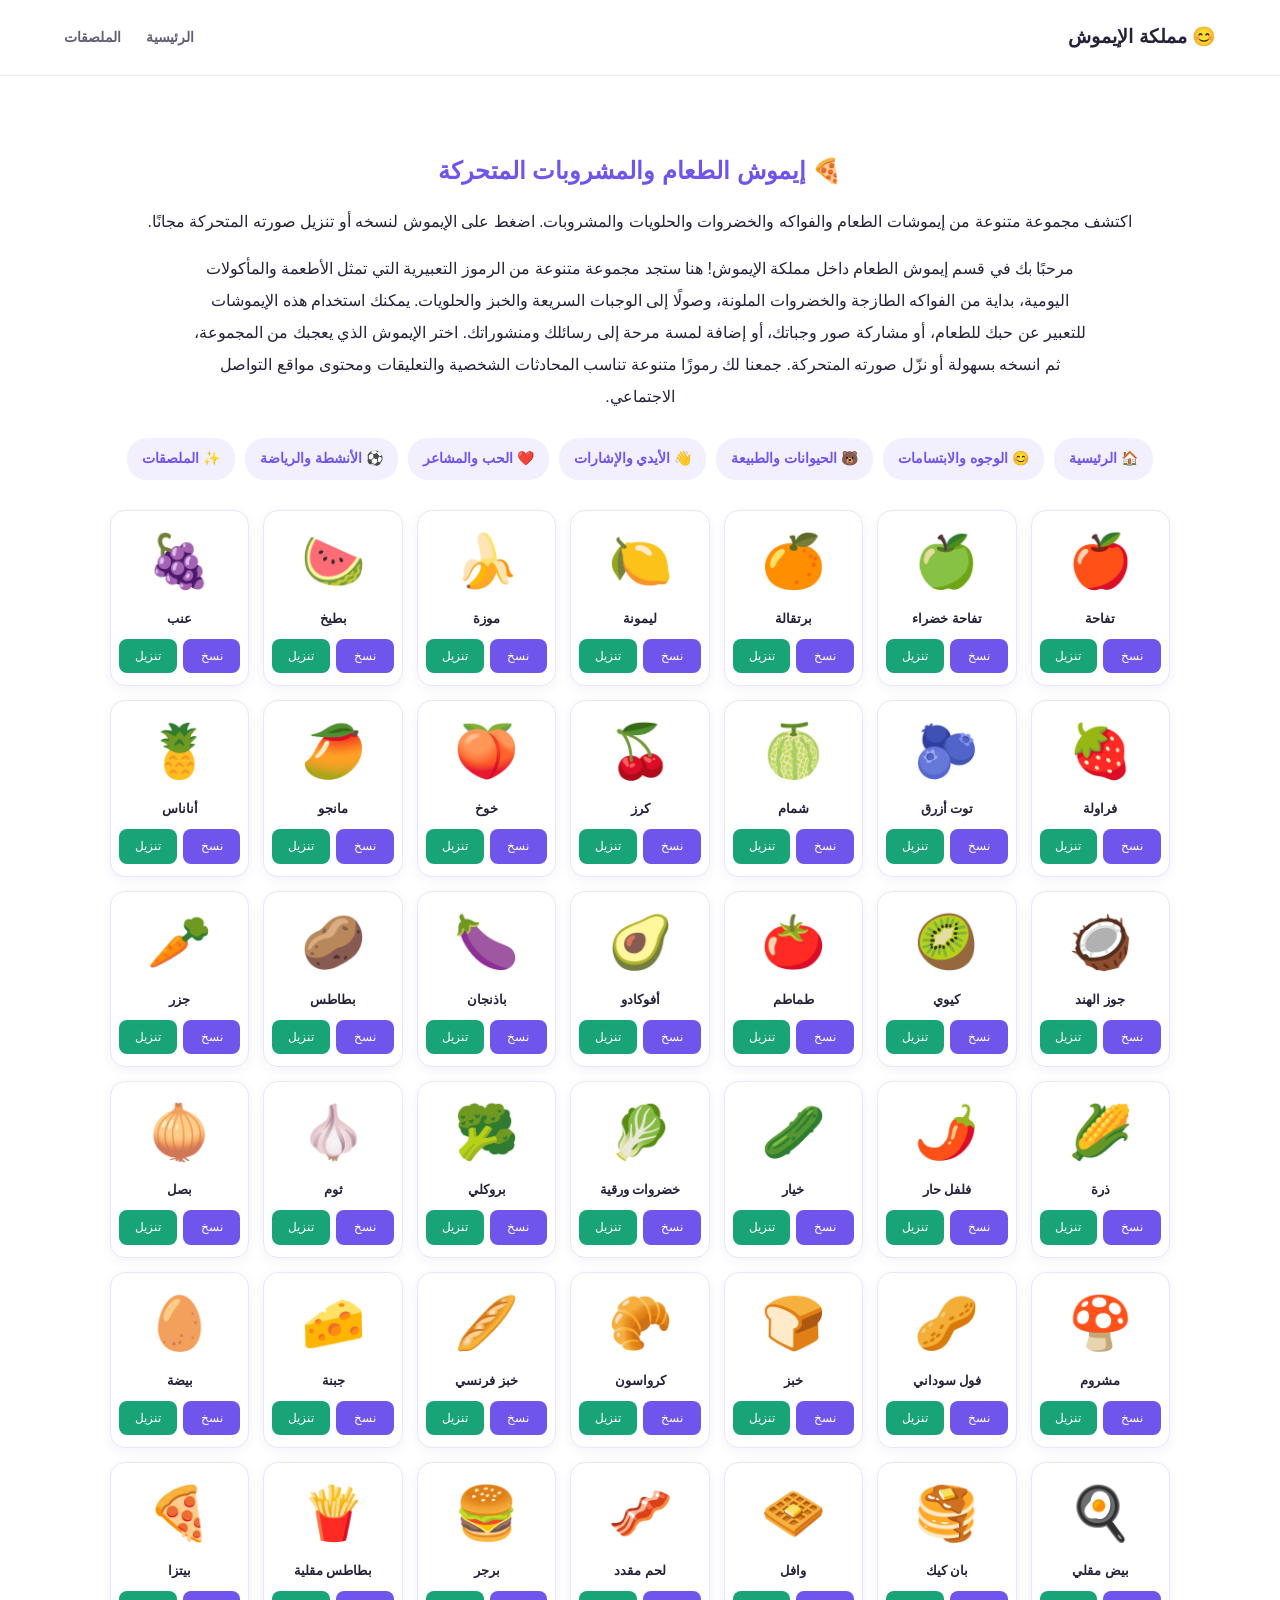
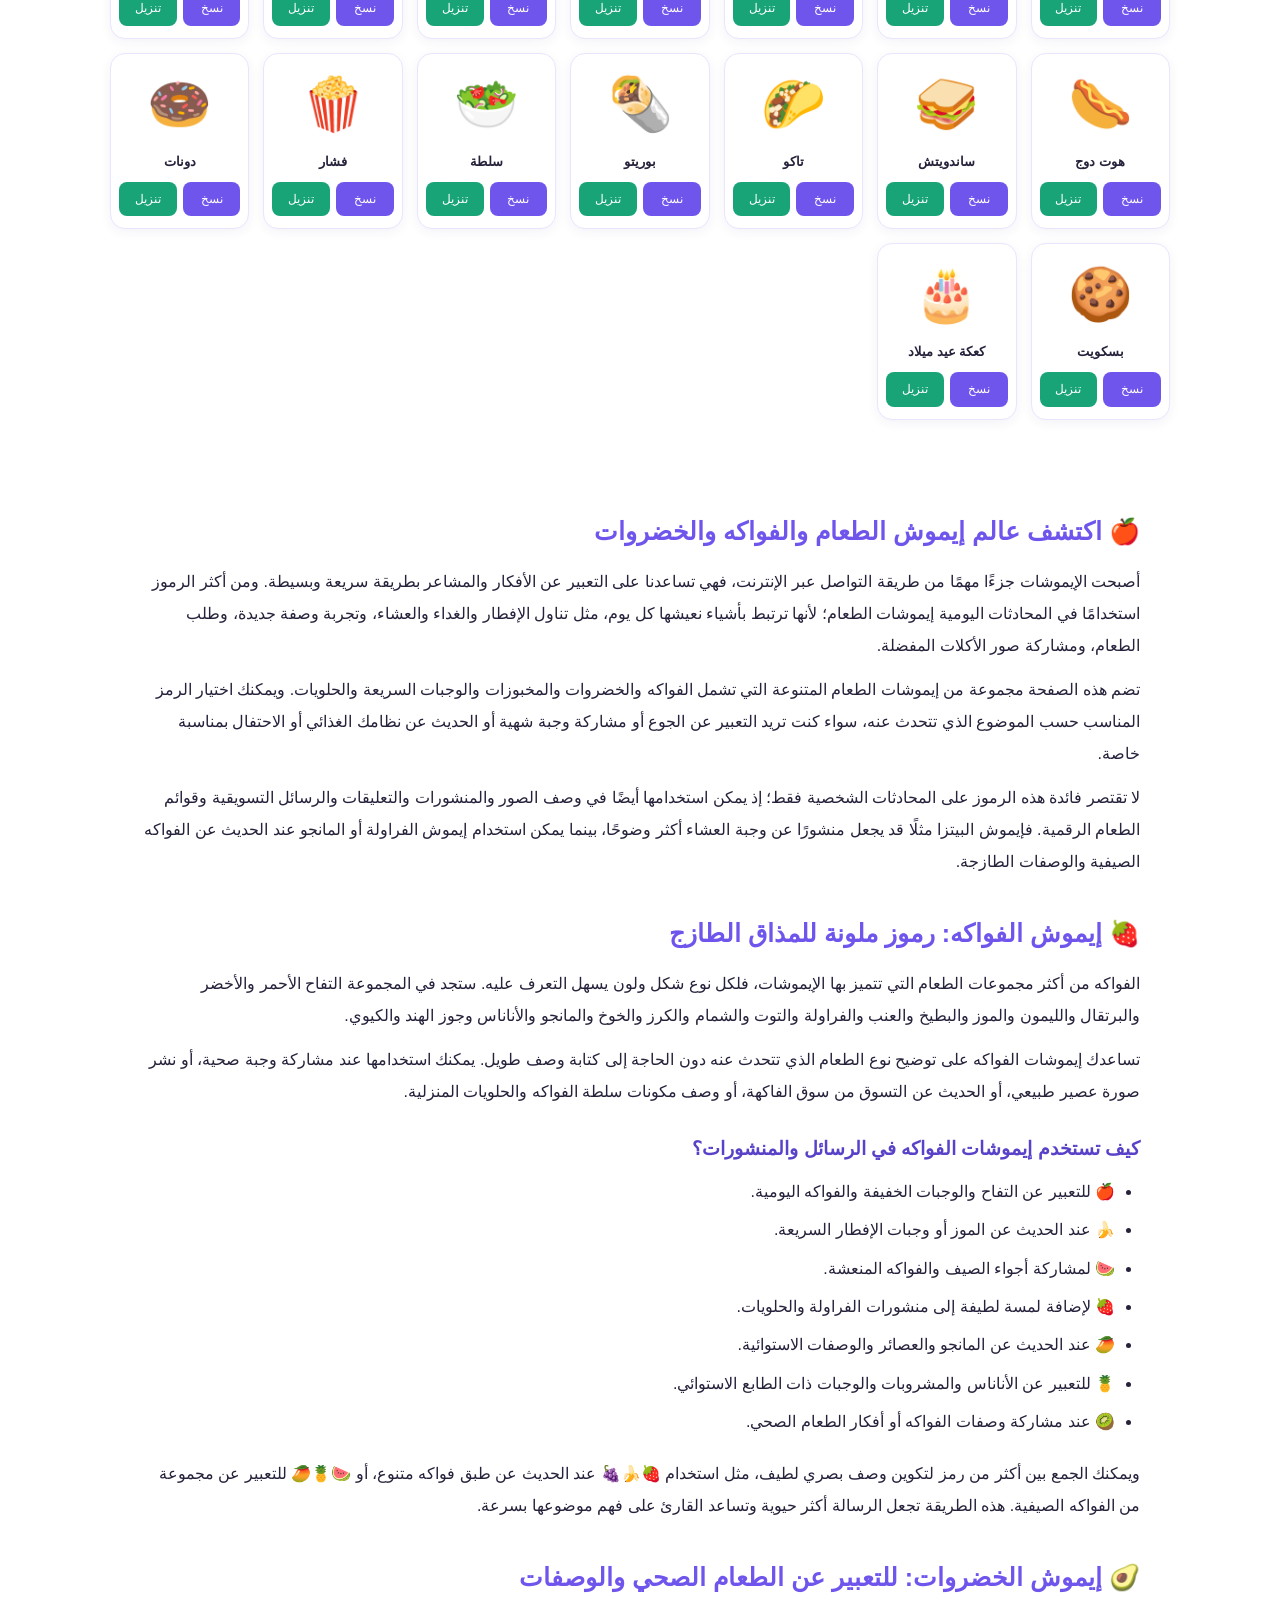
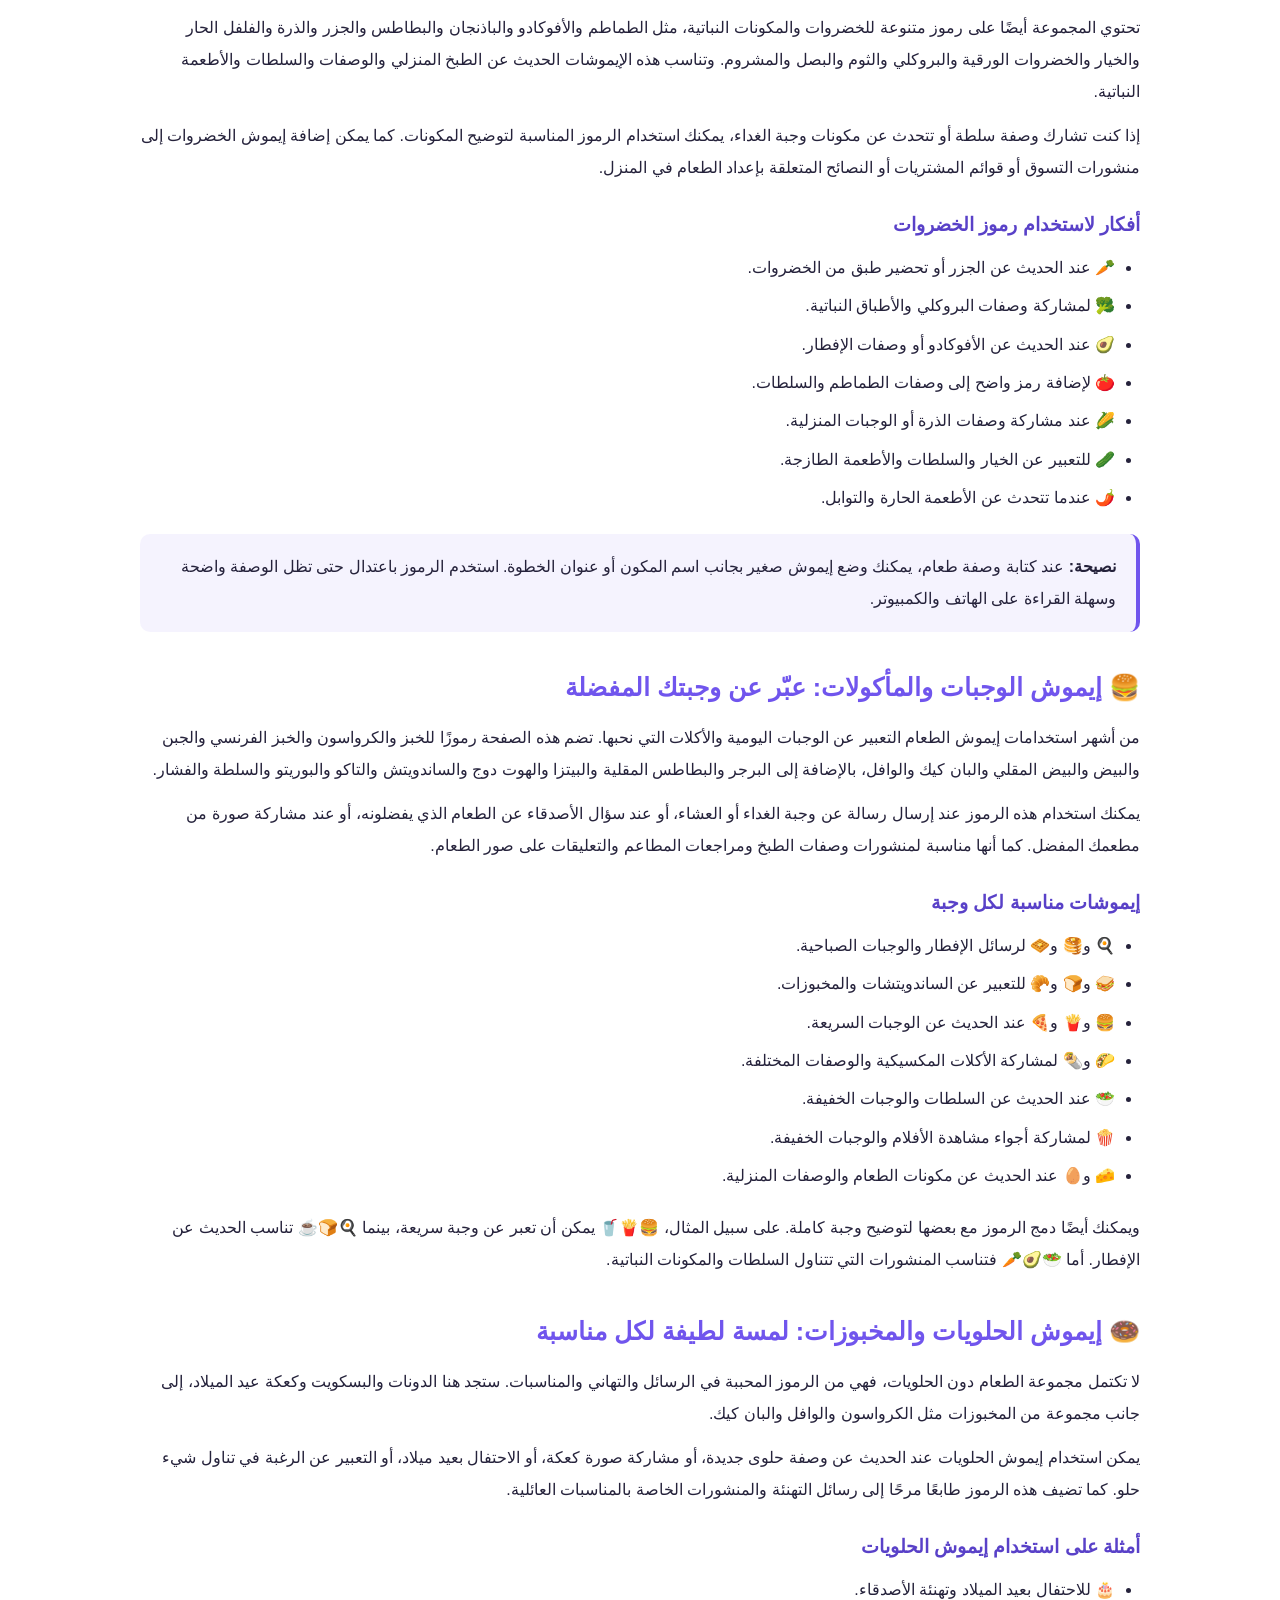
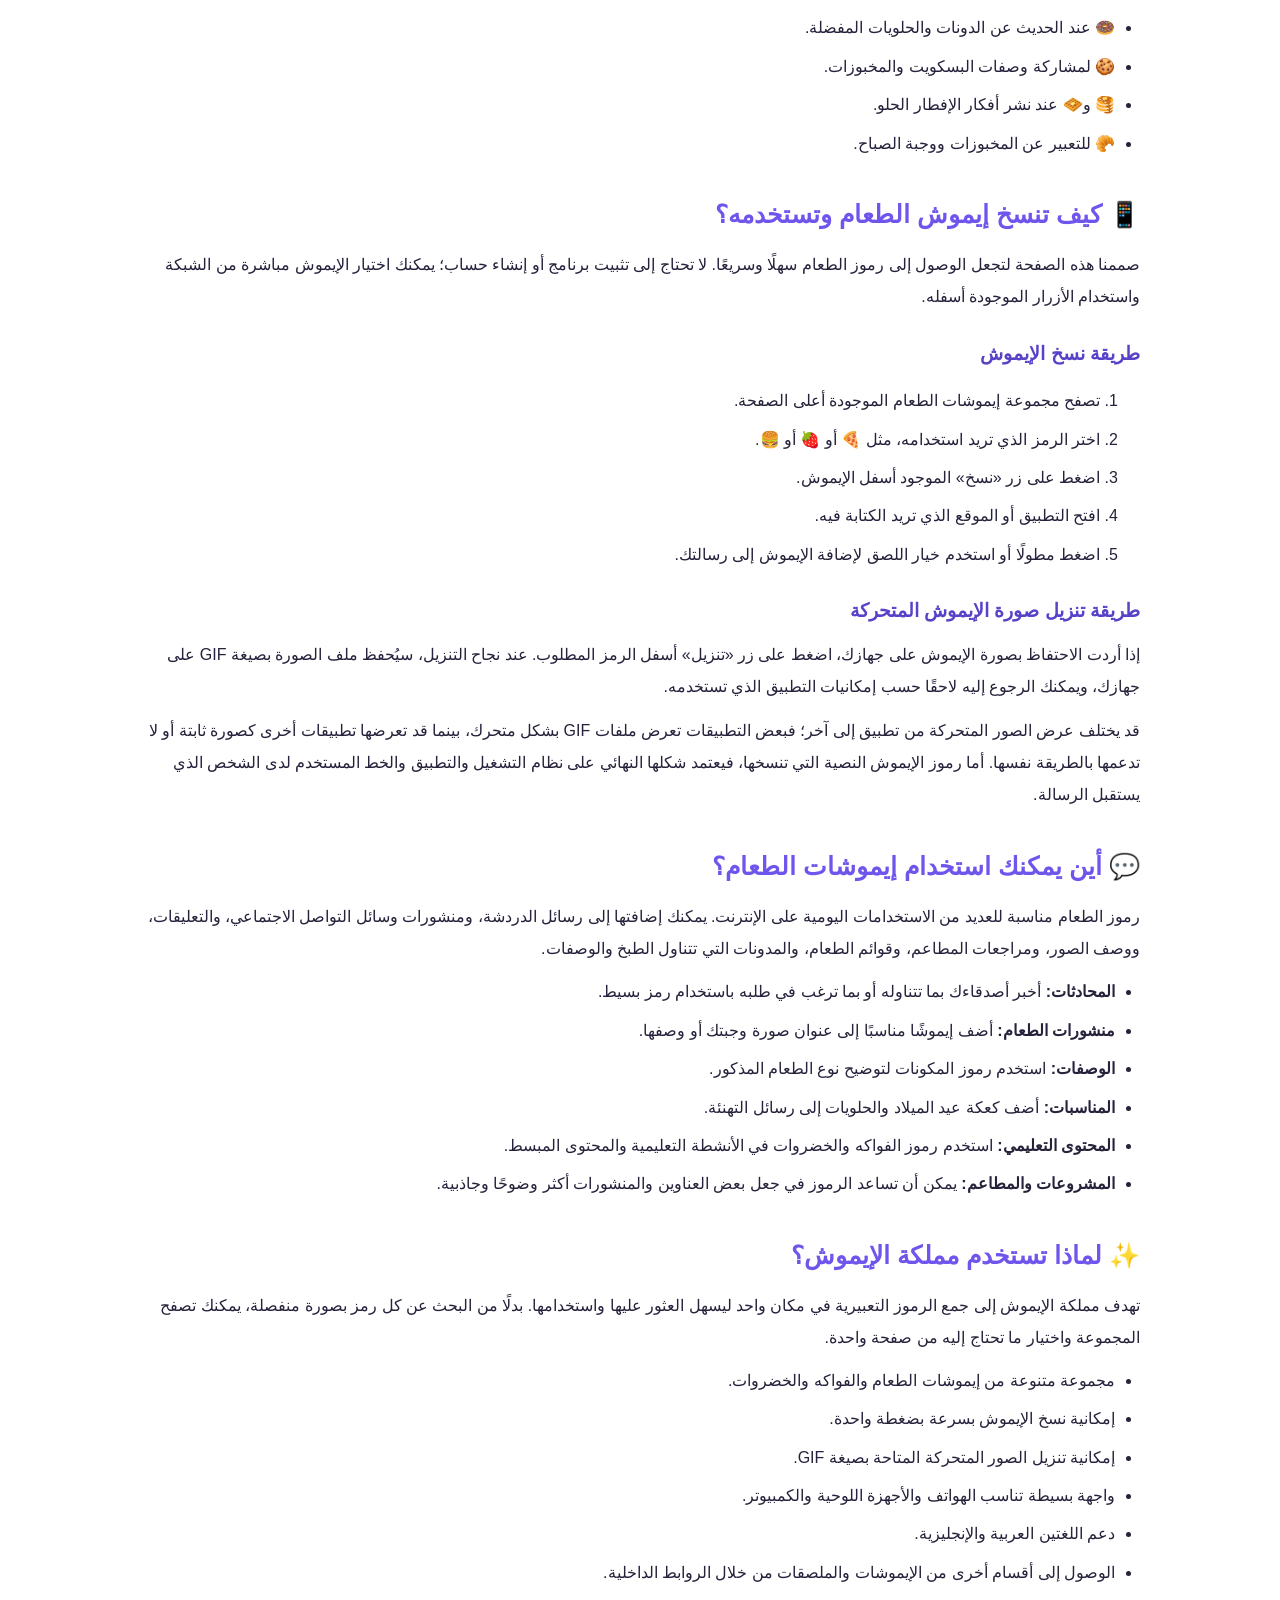
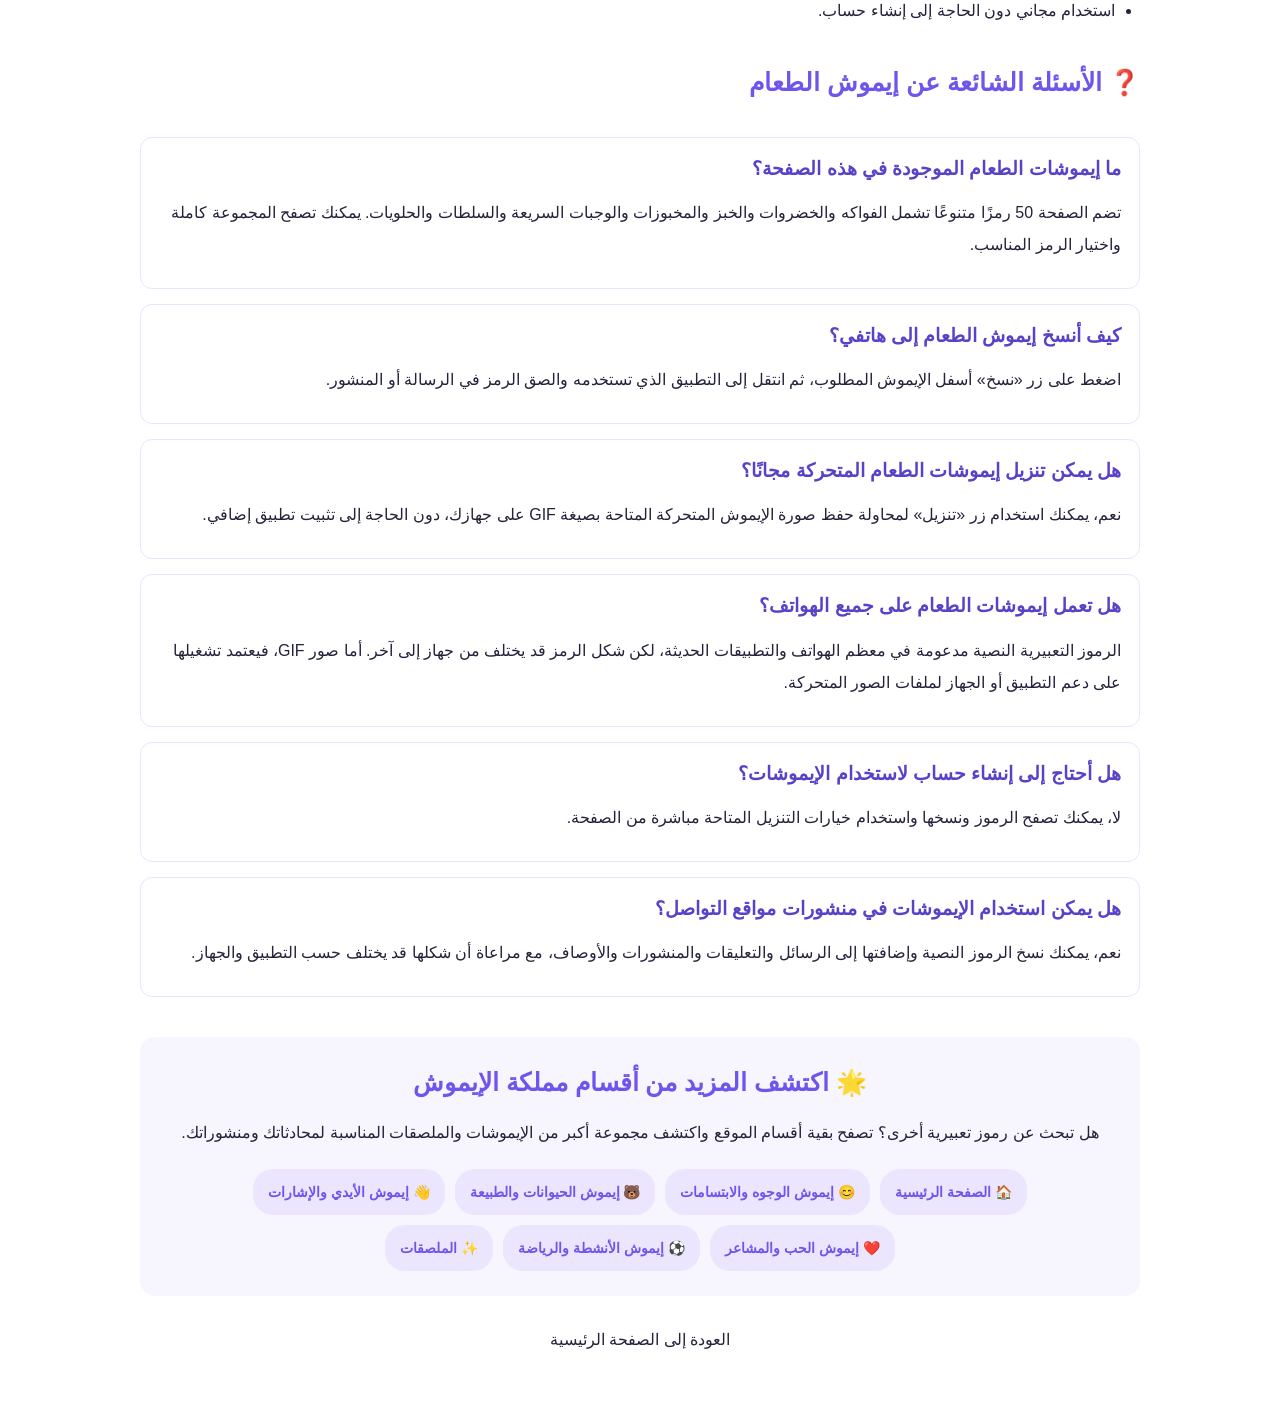
<file: emojis-food.html>
<!DOCTYPE html>
<html lang="ar" dir="rtl">
<head>
  <meta charset="UTF-8">
  <meta name="viewport" content="width=device-width, initial-scale=1.0">
  <meta name="theme-color" content="#7055ed">

  <meta name="description" content="اكتشف إيموشات الطعام والفواكه والخضروات والوجبات والحلويات والمشروبات في مملكة الإيموش. انسخ الإيموش المفضل لديك أو نزّل صورته المتحركة مجانًا.">
  <meta name="keywords" content="إيموش الطعام, إيموشات الطعام, إيموش فواكه, إيموش خضروات, إيموش بيتزا, إيموش برجر, إيموش حلويات, إيموش مشروبات, إيموش متحرك, رموز الطعام">
  <meta name="robots" content="index, follow">

  <meta property="og:type" content="website">
  <meta property="og:title" content="إيموش الطعام والفواكه والمشروبات المتحركة | مملكة الإيموش">
  <meta property="og:description" content="مجموعة متنوعة من إيموشات الطعام والفواكه والخضروات والوجبات والحلويات. انسخ أو نزّل إيموشاتك المفضلة مجانًا.">
  <meta property="og:site_name" content="مملكة الإيموش | Emojiland">

  <title>إيموش الطعام والفواكه والمشروبات المتحركة | مملكة الإيموش</title>

  <link rel="stylesheet" href="style.css">

  <script>
    (function () {
      const savedLanguage = localStorage.getItem("emojilandLanguage");
      const requestedLanguage = new URLSearchParams(location.search).get("lang");

      const language = savedLanguage === "ar" || savedLanguage === "en"
        ? savedLanguage
        : requestedLanguage === "en" ? "en" : "ar";

      document.documentElement.lang = language;
      document.documentElement.dir = language === "ar" ? "rtl" : "ltr";
    })();
  </script>

  <script async src="https://www.googletagmanager.com/gtag/js?id=G-NZ00TSPTWC"></script>
  <script>
    window.dataLayer = window.dataLayer || [];
    function gtag(){dataLayer.push(arguments);}
    gtag('js', new Date());
    gtag('config', 'G-NZ00TSPTWC');
  </script>

  <style>
    .food-page {
      max-width: 1100px;
      margin: 35px auto;
      padding: 20px;
    }

    .food-header {
      text-align: center;
      margin-bottom: 25px;
    }

    .food-header h1 {
      color: #7055ed;
      margin-bottom: 12px;
    }

    .food-intro {
      max-width: 900px;
      margin: 18px auto 25px;
      line-height: 2;
      text-align: center;
      color: var(--text-color, inherit);
    }

    .food-category-nav {
      display: flex;
      flex-wrap: wrap;
      justify-content: center;
      gap: 10px;
      margin: 25px 0 30px;
    }

    .food-category-nav a,
    .food-related-links a {
      display: inline-block;
      padding: 9px 15px;
      border-radius: 20px;
      background: rgba(112, 85, 237, .09);
      color: #7055ed;
      text-decoration: none;
      font-size: 14px;
      font-weight: 600;
      transition: background .2s ease, transform .2s ease;
    }

    .food-category-nav a:hover,
    .food-related-links a:hover {
      background: rgba(112, 85, 237, .17);
      transform: translateY(-2px);
    }

    .food-grid {
      display: grid;
      grid-template-columns: repeat(auto-fill, minmax(125px, 1fr));
      gap: 14px;
    }

    .food-card {
      background: var(--card-bg, #fff);
      border: 1px solid #e9e5ff;
      border-radius: 15px;
      padding: 12px 8px;
      min-height: 165px;
      display: flex;
      flex-direction: column;
      align-items: center;
      justify-content: space-between;
      gap: 9px;
      box-shadow: 0 3px 12px rgba(50, 30, 100, .06);
    }

    .food-visual {
      width: 76px;
      height: 76px;
      display: flex;
      align-items: center;
      justify-content: center;
    }

    .food-visual img {
      width: 72px;
      height: 72px;
      object-fit: contain;
    }

    .food-fallback {
      font-size: 52px;
      line-height: 1;
    }

    .food-name {
      font-size: 13px;
      font-weight: 600;
      text-align: center;
    }

    .food-actions {
      display: flex;
      gap: 6px;
      width: 100%;
    }

    .food-actions button {
      flex: 1;
      border: 0;
      border-radius: 8px;
      padding: 7px 4px;
      color: white;
      background: #7055ed;
      cursor: pointer;
      font-size: 12px;
    }

    .food-actions button.download {
      background: #18a477;
    }

    .food-actions button:disabled {
      opacity: .5;
      cursor: not-allowed;
    }

    #copyMessage {
      text-align: center;
      color: #18a477;
      font-weight: bold;
      margin: 22px 0;
      min-height: 24px;
    }

    .food-seo-content {
      max-width: 1000px;
      margin: 45px auto 30px;
      line-height: 2;
    }

    .food-seo-content h2 {
      color: #7055ed;
      font-size: 25px;
      margin: 35px 0 15px;
      line-height: 1.6;
    }

    .food-seo-content h3 {
      color: var(--heading-color, #5941c8);
      font-size: 19px;
      margin: 25px 0 10px;
      line-height: 1.7;
    }

    .food-seo-content p {
      margin: 12px 0;
      line-height: 2;
    }

    .food-seo-content ul {
      padding-inline-start: 25px;
      margin: 12px 0 20px;
    }

    .food-seo-content li {
      margin: 8px 0;
      line-height: 1.9;
    }

    .food-seo-content .food-tip {
      padding: 17px 20px;
      margin: 20px 0;
      border-inline-start: 4px solid #7055ed;
      background: rgba(112, 85, 237, .07);
      border-radius: 10px;
    }

    .food-faq {
      margin-top: 35px;
    }

    .food-faq-item {
      margin: 15px 0;
      padding: 15px 18px;
      border: 1px solid #e9e5ff;
      border-radius: 12px;
      background: var(--card-bg, #fff);
    }

    .food-faq-item h3 {
      margin-top: 0;
    }

    .food-related {
      margin: 40px 0 25px;
      padding: 25px 18px;
      text-align: center;
      border-radius: 15px;
      background: rgba(112, 85, 237, .06);
    }

    .food-related h2 {
      color: #7055ed;
      margin-top: 0;
    }

    .food-related-links {
      display: flex;
      flex-wrap: wrap;
      justify-content: center;
      gap: 10px;
      margin-top: 20px;
    }

    .language-content {
      display: none;
    }

    .language-content.active {
      display: block;
    }

    .food-back-home {
      text-align: center;
      margin: 30px 0 15px;
    }

    @media(max-width: 480px) {
      .food-page {
        padding: 12px;
      }

      .food-grid {
        grid-template-columns: repeat(2, minmax(0, 1fr));
        gap: 10px;
      }

      .food-seo-content h2 {
        font-size: 22px;
      }

      .food-seo-content h3 {
        font-size: 17px;
      }

      .food-category-nav a,
      .food-related-links a {
        font-size: 13px;
        padding: 8px 12px;
      }
    }
  </style>
</head>

<body>

<header class="header">
  <div class="container header-content">
    <a href="index.html" class="logo"
       data-ar="😊 مملكة الإيموش"
       data-en="😊 Emojiland">😊 مملكة الإيموش</a>

    <nav class="nav" aria-label="روابط الموقع">
      <a href="index.html" data-ar="الرئيسية" data-en="Home">الرئيسية</a>
      <a href="stickers.html" data-ar="الملصقات" data-en="Stickers">الملصقات</a>
    </nav>
  </div>
</header>

<main class="container food-page">

  <section class="food-header">
    <h1 data-ar="🍕 إيموش الطعام والمشروبات المتحركة"
        data-en="🍕 Animated Food & Drinks Emojis">
      🍕 إيموش الطعام والمشروبات المتحركة
    </h1>

    <p data-ar="اكتشف مجموعة متنوعة من إيموشات الطعام والفواكه والخضروات والحلويات والمشروبات. اضغط على الإيموش لنسخه أو تنزيل صورته المتحركة مجانًا."
       data-en="Explore a wide collection of animated food, fruit, vegetable, dessert and drink emojis. Copy your favorite emoji or download its animated image for free.">
      اكتشف مجموعة متنوعة من إيموشات الطعام والفواكه والخضروات والحلويات والمشروبات. اضغط على الإيموش لنسخه أو تنزيل صورته المتحركة مجانًا.
    </p>

    <div class="food-intro language-content active" data-language="ar">
      مرحبًا بك في قسم إيموش الطعام داخل مملكة الإيموش! هنا ستجد مجموعة متنوعة من الرموز التعبيرية التي تمثل الأطعمة والمأكولات اليومية، بداية من الفواكه الطازجة والخضروات الملونة، وصولًا إلى الوجبات السريعة والخبز والحلويات. يمكنك استخدام هذه الإيموشات للتعبير عن حبك للطعام، أو مشاركة صور وجباتك، أو إضافة لمسة مرحة إلى رسائلك ومنشوراتك. اختر الإيموش الذي يعجبك من المجموعة، ثم انسخه بسهولة أو نزّل صورته المتحركة. جمعنا لك رموزًا متنوعة تناسب المحادثات الشخصية والتعليقات ومحتوى مواقع التواصل الاجتماعي.
    </div>

    <div class="food-intro language-content" data-language="en">
      Welcome to the Food Emojis section at Emojiland! Explore a colorful collection of food-related emojis, including fresh fruits, vegetables, everyday meals, bread, snacks and delicious desserts. These symbols make it easy to express food cravings, share what you are eating, describe your favorite dishes or add a playful touch to everyday conversations. Choose any emoji from the collection, copy it with one click or download its animated image. Whether you are writing a social media caption, sending a message to a friend or sharing a meal idea, you can find a food emoji that fits the moment.
    </div>
  </section>

  <nav class="food-category-nav" aria-label="التنقل داخل أقسام الموقع">
    <a href="index.html" data-ar="🏠 الرئيسية" data-en="🏠 Home">🏠 الرئيسية</a>
    <a href="emojis-smileys.html" data-ar="😊 الوجوه والابتسامات" data-en="😊 Smileys">😊 الوجوه والابتسامات</a>
    <a href="emojis-animals.html" data-ar="🐻 الحيوانات والطبيعة" data-en="🐻 Animals & Nature">🐻 الحيوانات والطبيعة</a>
    <a href="emojis-hands.html" data-ar="👋 الأيدي والإشارات" data-en="👋 Hands & Gestures">👋 الأيدي والإشارات</a>
    <a href="emojis-love.html" data-ar="❤️ الحب والمشاعر" data-en="❤️ Love & Emotions">❤️ الحب والمشاعر</a>
    <a href="emojis-activities.html" data-ar="⚽ الأنشطة والرياضة" data-en="⚽ Activities">⚽ الأنشطة والرياضة</a>
    <a href="stickers.html" data-ar="✨ الملصقات" data-en="✨ Stickers">✨ الملصقات</a>
  </nav>

  <div class="food-grid" id="foodGrid"></div>

  <p id="copyMessage" role="status" aria-live="polite"></p>

  <!-- Arabic SEO Content -->
  <article class="food-seo-content language-content active" data-language="ar">

    <h2>🍎 اكتشف عالم إيموش الطعام والفواكه والخضروات</h2>

    <p>
      أصبحت الإيموشات جزءًا مهمًا من طريقة التواصل عبر الإنترنت، فهي تساعدنا على التعبير عن الأفكار والمشاعر بطريقة سريعة وبسيطة. ومن أكثر الرموز استخدامًا في المحادثات اليومية إيموشات الطعام؛ لأنها ترتبط بأشياء نعيشها كل يوم، مثل تناول الإفطار والغداء والعشاء، وتجربة وصفة جديدة، وطلب الطعام، ومشاركة صور الأكلات المفضلة.
    </p>

    <p>
      تضم هذه الصفحة مجموعة من إيموشات الطعام المتنوعة التي تشمل الفواكه والخضروات والمخبوزات والوجبات السريعة والحلويات. ويمكنك اختيار الرمز المناسب حسب الموضوع الذي تتحدث عنه، سواء كنت تريد التعبير عن الجوع أو مشاركة وجبة شهية أو الحديث عن نظامك الغذائي أو الاحتفال بمناسبة خاصة.
    </p>

    <p>
      لا تقتصر فائدة هذه الرموز على المحادثات الشخصية فقط؛ إذ يمكن استخدامها أيضًا في وصف الصور والمنشورات والتعليقات والرسائل التسويقية وقوائم الطعام الرقمية. فإيموش البيتزا مثلًا قد يجعل منشورًا عن وجبة العشاء أكثر وضوحًا، بينما يمكن استخدام إيموش الفراولة أو المانجو عند الحديث عن الفواكه الصيفية والوصفات الطازجة.
    </p>

    <h2>🍓 إيموش الفواكه: رموز ملونة للمذاق الطازج</h2>

    <p>
      الفواكه من أكثر مجموعات الطعام التي تتميز بها الإيموشات، فلكل نوع شكل ولون يسهل التعرف عليه. ستجد في المجموعة التفاح الأحمر والأخضر والبرتقال والليمون والموز والبطيخ والعنب والفراولة والتوت والشمام والكرز والخوخ والمانجو والأناناس وجوز الهند والكيوي.
    </p>

    <p>
      تساعدك إيموشات الفواكه على توضيح نوع الطعام الذي تتحدث عنه دون الحاجة إلى كتابة وصف طويل. يمكنك استخدامها عند مشاركة وجبة صحية، أو نشر صورة عصير طبيعي، أو الحديث عن التسوق من سوق الفاكهة، أو وصف مكونات سلطة الفواكه والحلويات المنزلية.
    </p>

    <h3>كيف تستخدم إيموشات الفواكه في الرسائل والمنشورات؟</h3>

    <ul>
      <li>🍎 للتعبير عن التفاح والوجبات الخفيفة والفواكه اليومية.</li>
      <li>🍌 عند الحديث عن الموز أو وجبات الإفطار السريعة.</li>
      <li>🍉 لمشاركة أجواء الصيف والفواكه المنعشة.</li>
      <li>🍓 لإضافة لمسة لطيفة إلى منشورات الفراولة والحلويات.</li>
      <li>🥭 عند الحديث عن المانجو والعصائر والوصفات الاستوائية.</li>
      <li>🍍 للتعبير عن الأناناس والمشروبات والوجبات ذات الطابع الاستوائي.</li>
      <li>🥝 عند مشاركة وصفات الفواكه أو أفكار الطعام الصحي.</li>
    </ul>

    <p>
      ويمكنك الجمع بين أكثر من رمز لتكوين وصف بصري لطيف، مثل استخدام 🍓🍌🍇 عند الحديث عن طبق فواكه متنوع، أو 🍉🍍🥭 للتعبير عن مجموعة من الفواكه الصيفية. هذه الطريقة تجعل الرسالة أكثر حيوية وتساعد القارئ على فهم موضوعها بسرعة.
    </p>

    <h2>🥑 إيموش الخضروات: للتعبير عن الطعام الصحي والوصفات</h2>

    <p>
      تحتوي المجموعة أيضًا على رموز متنوعة للخضروات والمكونات النباتية، مثل الطماطم والأفوكادو والباذنجان والبطاطس والجزر والذرة والفلفل الحار والخيار والخضروات الورقية والبروكلي والثوم والبصل والمشروم. وتناسب هذه الإيموشات الحديث عن الطبخ المنزلي والوصفات والسلطات والأطعمة النباتية.
    </p>

    <p>
      إذا كنت تشارك وصفة سلطة أو تتحدث عن مكونات وجبة الغداء، يمكنك استخدام الرموز المناسبة لتوضيح المكونات. كما يمكن إضافة إيموش الخضروات إلى منشورات التسوق أو قوائم المشتريات أو النصائح المتعلقة بإعداد الطعام في المنزل.
    </p>

    <h3>أفكار لاستخدام رموز الخضروات</h3>

    <ul>
      <li>🥕 عند الحديث عن الجزر أو تحضير طبق من الخضروات.</li>
      <li>🥦 لمشاركة وصفات البروكلي والأطباق النباتية.</li>
      <li>🥑 عند الحديث عن الأفوكادو أو وصفات الإفطار.</li>
      <li>🍅 لإضافة رمز واضح إلى وصفات الطماطم والسلطات.</li>
      <li>🌽 عند مشاركة وصفات الذرة أو الوجبات المنزلية.</li>
      <li>🥒 للتعبير عن الخيار والسلطات والأطعمة الطازجة.</li>
      <li>🌶️ عندما تتحدث عن الأطعمة الحارة والتوابل.</li>
    </ul>

    <div class="food-tip">
      <strong>نصيحة:</strong>
      عند كتابة وصفة طعام، يمكنك وضع إيموش صغير بجانب اسم المكون أو عنوان الخطوة. استخدم الرموز باعتدال حتى تظل الوصفة واضحة وسهلة القراءة على الهاتف والكمبيوتر.
    </div>

    <h2>🍔 إيموش الوجبات والمأكولات: عبّر عن وجبتك المفضلة</h2>

    <p>
      من أشهر استخدامات إيموش الطعام التعبير عن الوجبات اليومية والأكلات التي نحبها. تضم هذه الصفحة رموزًا للخبز والكرواسون والخبز الفرنسي والجبن والبيض والبيض المقلي والبان كيك والوافل، بالإضافة إلى البرجر والبطاطس المقلية والبيتزا والهوت دوج والساندويتش والتاكو والبوريتو والسلطة والفشار.
    </p>

    <p>
      يمكنك استخدام هذه الرموز عند إرسال رسالة عن وجبة الغداء أو العشاء، أو عند سؤال الأصدقاء عن الطعام الذي يفضلونه، أو عند مشاركة صورة من مطعمك المفضل. كما أنها مناسبة لمنشورات وصفات الطبخ ومراجعات المطاعم والتعليقات على صور الطعام.
    </p>

    <h3>إيموشات مناسبة لكل وجبة</h3>

    <ul>
      <li>🍳 و🥞 و🧇 لرسائل الإفطار والوجبات الصباحية.</li>
      <li>🥪 و🍞 و🥐 للتعبير عن الساندويتشات والمخبوزات.</li>
      <li>🍔 و🍟 و🍕 عند الحديث عن الوجبات السريعة.</li>
      <li>🌮 و🌯 لمشاركة الأكلات المكسيكية والوصفات المختلفة.</li>
      <li>🥗 عند الحديث عن السلطات والوجبات الخفيفة.</li>
      <li>🍿 لمشاركة أجواء مشاهدة الأفلام والوجبات الخفيفة.</li>
      <li>🧀 و🥚 عند الحديث عن مكونات الطعام والوصفات المنزلية.</li>
    </ul>

    <p>
      ويمكنك أيضًا دمج الرموز مع بعضها لتوضيح وجبة كاملة. على سبيل المثال، 🍔🍟🥤 يمكن أن تعبر عن وجبة سريعة، بينما 🍳🍞☕ تناسب الحديث عن الإفطار. أما 🥗🥑🥕 فتناسب المنشورات التي تتناول السلطات والمكونات النباتية.
    </p>

    <h2>🍩 إيموش الحلويات والمخبوزات: لمسة لطيفة لكل مناسبة</h2>

    <p>
      لا تكتمل مجموعة الطعام دون الحلويات، فهي من الرموز المحببة في الرسائل والتهاني والمناسبات. ستجد هنا الدونات والبسكويت وكعكة عيد الميلاد، إلى جانب مجموعة من المخبوزات مثل الكرواسون والوافل والبان كيك.
    </p>

    <p>
      يمكن استخدام إيموش الحلويات عند الحديث عن وصفة حلوى جديدة، أو مشاركة صورة كعكة، أو الاحتفال بعيد ميلاد، أو التعبير عن الرغبة في تناول شيء حلو. كما تضيف هذه الرموز طابعًا مرحًا إلى رسائل التهنئة والمنشورات الخاصة بالمناسبات العائلية.
    </p>

    <h3>أمثلة على استخدام إيموش الحلويات</h3>

    <ul>
      <li>🎂 للاحتفال بعيد الميلاد وتهنئة الأصدقاء.</li>
      <li>🍩 عند الحديث عن الدونات والحلويات المفضلة.</li>
      <li>🍪 لمشاركة وصفات البسكويت والمخبوزات.</li>
      <li>🥞 و🧇 عند نشر أفكار الإفطار الحلو.</li>
      <li>🥐 للتعبير عن المخبوزات ووجبة الصباح.</li>
    </ul>

    <h2>📱 كيف تنسخ إيموش الطعام وتستخدمه؟</h2>

    <p>
      صممنا هذه الصفحة لتجعل الوصول إلى رموز الطعام سهلًا وسريعًا. لا تحتاج إلى تثبيت برنامج أو إنشاء حساب؛ يمكنك اختيار الإيموش مباشرة من الشبكة واستخدام الأزرار الموجودة أسفله.
    </p>

    <h3>طريقة نسخ الإيموش</h3>

    <ol>
      <li>تصفح مجموعة إيموشات الطعام الموجودة أعلى الصفحة.</li>
      <li>اختر الرمز الذي تريد استخدامه، مثل 🍕 أو 🍓 أو 🍔.</li>
      <li>اضغط على زر «نسخ» الموجود أسفل الإيموش.</li>
      <li>افتح التطبيق أو الموقع الذي تريد الكتابة فيه.</li>
      <li>اضغط مطولًا أو استخدم خيار اللصق لإضافة الإيموش إلى رسالتك.</li>
    </ol>

    <h3>طريقة تنزيل صورة الإيموش المتحركة</h3>

    <p>
      إذا أردت الاحتفاظ بصورة الإيموش على جهازك، اضغط على زر «تنزيل» أسفل الرمز المطلوب. عند نجاح التنزيل، سيُحفظ ملف الصورة بصيغة GIF على جهازك، ويمكنك الرجوع إليه لاحقًا حسب إمكانيات التطبيق الذي تستخدمه.
    </p>

    <p>
      قد يختلف عرض الصور المتحركة من تطبيق إلى آخر؛ فبعض التطبيقات تعرض ملفات GIF بشكل متحرك، بينما قد تعرضها تطبيقات أخرى كصورة ثابتة أو لا تدعمها بالطريقة نفسها. أما رموز الإيموش النصية التي تنسخها، فيعتمد شكلها النهائي على نظام التشغيل والتطبيق والخط المستخدم لدى الشخص الذي يستقبل الرسالة.
    </p>

    <h2>💬 أين يمكنك استخدام إيموشات الطعام؟</h2>

    <p>
      رموز الطعام مناسبة للعديد من الاستخدامات اليومية على الإنترنت. يمكنك إضافتها إلى رسائل الدردشة، ومنشورات وسائل التواصل الاجتماعي، والتعليقات، ووصف الصور، ومراجعات المطاعم، وقوائم الطعام، والمدونات التي تتناول الطبخ والوصفات.
    </p>

    <ul>
      <li><strong>المحادثات:</strong> أخبر أصدقاءك بما تتناوله أو بما ترغب في طلبه باستخدام رمز بسيط.</li>
      <li><strong>منشورات الطعام:</strong> أضف إيموشًا مناسبًا إلى عنوان صورة وجبتك أو وصفها.</li>
      <li><strong>الوصفات:</strong> استخدم رموز المكونات لتوضيح نوع الطعام المذكور.</li>
      <li><strong>المناسبات:</strong> أضف كعكة عيد الميلاد والحلويات إلى رسائل التهنئة.</li>
      <li><strong>المحتوى التعليمي:</strong> استخدم رموز الفواكه والخضروات في الأنشطة التعليمية والمحتوى المبسط.</li>
      <li><strong>المشروعات والمطاعم:</strong> يمكن أن تساعد الرموز في جعل بعض العناوين والمنشورات أكثر وضوحًا وجاذبية.</li>
    </ul>

    <h2>✨ لماذا تستخدم مملكة الإيموش؟</h2>

    <p>
      تهدف مملكة الإيموش إلى جمع الرموز التعبيرية في مكان واحد ليسهل العثور عليها واستخدامها. بدلًا من البحث عن كل رمز بصورة منفصلة، يمكنك تصفح المجموعة واختيار ما تحتاج إليه من صفحة واحدة.
    </p>

    <ul>
      <li>مجموعة متنوعة من إيموشات الطعام والفواكه والخضروات.</li>
      <li>إمكانية نسخ الإيموش بسرعة بضغطة واحدة.</li>
      <li>إمكانية تنزيل الصور المتحركة المتاحة بصيغة GIF.</li>
      <li>واجهة بسيطة تناسب الهواتف والأجهزة اللوحية والكمبيوتر.</li>
      <li>دعم اللغتين العربية والإنجليزية.</li>
      <li>الوصول إلى أقسام أخرى من الإيموشات والملصقات من خلال الروابط الداخلية.</li>
      <li>استخدام مجاني دون الحاجة إلى إنشاء حساب.</li>
    </ul>

    <h2>❓ الأسئلة الشائعة عن إيموش الطعام</h2>

    <div class="food-faq">

      <div class="food-faq-item">
        <h3>ما إيموشات الطعام الموجودة في هذه الصفحة؟</h3>
        <p>
          تضم الصفحة 50 رمزًا متنوعًا تشمل الفواكه والخضروات والخبز والمخبوزات والوجبات السريعة والسلطات والحلويات. يمكنك تصفح المجموعة كاملة واختيار الرمز المناسب.
        </p>
      </div>

      <div class="food-faq-item">
        <h3>كيف أنسخ إيموش الطعام إلى هاتفي؟</h3>
        <p>
          اضغط على زر «نسخ» أسفل الإيموش المطلوب، ثم انتقل إلى التطبيق الذي تستخدمه والصق الرمز في الرسالة أو المنشور.
        </p>
      </div>

      <div class="food-faq-item">
        <h3>هل يمكن تنزيل إيموشات الطعام المتحركة مجانًا؟</h3>
        <p>
          نعم، يمكنك استخدام زر «تنزيل» لمحاولة حفظ صورة الإيموش المتحركة المتاحة بصيغة GIF على جهازك، دون الحاجة إلى تثبيت تطبيق إضافي.
        </p>
      </div>

      <div class="food-faq-item">
        <h3>هل تعمل إيموشات الطعام على جميع الهواتف؟</h3>
        <p>
          الرموز التعبيرية النصية مدعومة في معظم الهواتف والتطبيقات الحديثة، لكن شكل الرمز قد يختلف من جهاز إلى آخر. أما صور GIF، فيعتمد تشغيلها على دعم التطبيق أو الجهاز لملفات الصور المتحركة.
        </p>
      </div>

      <div class="food-faq-item">
        <h3>هل أحتاج إلى إنشاء حساب لاستخدام الإيموشات؟</h3>
        <p>
          لا، يمكنك تصفح الرموز ونسخها واستخدام خيارات التنزيل المتاحة مباشرة من الصفحة.
        </p>
      </div>

      <div class="food-faq-item">
        <h3>هل يمكن استخدام الإيموشات في منشورات مواقع التواصل؟</h3>
        <p>
          نعم، يمكنك نسخ الرموز النصية وإضافتها إلى الرسائل والتعليقات والمنشورات والأوصاف، مع مراعاة أن شكلها قد يختلف حسب التطبيق والجهاز.
        </p>
      </div>

    </div>

    <section class="food-related">
      <h2>🌟 اكتشف المزيد من أقسام مملكة الإيموش</h2>
      <p>
        هل تبحث عن رموز تعبيرية أخرى؟ تصفح بقية أقسام الموقع واكتشف مجموعة أكبر من الإيموشات والملصقات المناسبة لمحادثاتك ومنشوراتك.
      </p>

      <div class="food-related-links">
        <a href="index.html">🏠 الصفحة الرئيسية</a>
        <a href="emojis-smileys.html">😊 إيموش الوجوه والابتسامات</a>
        <a href="emojis-animals.html">🐻 إيموش الحيوانات والطبيعة</a>
        <a href="emojis-hands.html">👋 إيموش الأيدي والإشارات</a>
        <a href="emojis-love.html">❤️ إيموش الحب والمشاعر</a>
        <a href="emojis-activities.html">⚽ إيموش الأنشطة والرياضة</a>
        <a href="stickers.html">✨ الملصقات</a>
      </div>
    </section>

  </article>

  <!-- English SEO Content -->
  <article class="food-seo-content language-content" data-language="en">

    <h2>🍎 Explore Food, Fruit and Vegetable Emojis</h2>

    <p>
      Emojis have become an important part of everyday digital communication. They help people express ideas, reactions and feelings in a simple visual way. Food emojis are especially popular because food is part of our daily lives. We use them when talking about breakfast, lunch, dinner, favorite meals, cooking ideas, restaurant visits and delicious treats.
    </p>

    <p>
      This page brings together a varied collection of food emojis, including fresh fruits, vegetables, bread, baked goods, fast food, snacks and desserts. You can choose a symbol that matches your conversation, whether you are sharing a meal, talking about a new recipe, describing a food photo or simply telling someone what you would like to eat.
    </p>

    <p>
      Food emojis are useful in personal messages, social media captions, comments, digital menus and food-related content. A pizza emoji can make a dinner post instantly recognizable, while fruit emojis can add a colorful touch to a healthy recipe or summer drink caption.
    </p>

    <h2>🍓 Fruit Emojis: Colorful Symbols for Fresh Food</h2>

    <p>
      Fruit emojis are among the most recognizable food symbols. This collection includes red and green apples, tangerines, lemons, bananas, watermelons, grapes, strawberries, blueberries, melons, cherries, peaches, mangoes, pineapples, coconuts and kiwis.
    </p>

    <p>
      These symbols make it easy to describe fruit without writing a long explanation. Use them when sharing a healthy snack, posting a fresh juice photo, talking about grocery shopping or describing ingredients for a fruit salad or homemade dessert.
    </p>

    <h3>How to Use Fruit Emojis in Messages and Captions</h3>

    <ul>
      <li>🍎 For apples, everyday fruit and snack conversations.</li>
      <li>🍌 When talking about bananas and quick breakfast ideas.</li>
      <li>🍉 For summer fruit, refreshing snacks and sunny days.</li>
      <li>🍓 For strawberry desserts, sweet recipes and colorful posts.</li>
      <li>🥭 For mangoes, smoothies and tropical recipes.</li>
      <li>🍍 For pineapple, tropical drinks and fruit combinations.</li>
      <li>🥝 For fruit recipes and fresh food ideas.</li>
    </ul>

    <p>
      You can combine several symbols to create a simple visual description. For example, 🍓🍌🍇 can represent a mixed fruit bowl, while 🍉🍍🥭 can suggest a selection of summer fruits. A small group of relevant emojis can make a caption more expressive and easier to understand.
    </p>

    <h2>🥑 Vegetable Emojis for Healthy Meals and Recipes</h2>

    <p>
      The collection also features a variety of vegetable and plant-based food symbols, including tomatoes, avocados, eggplants, potatoes, carrots, corn, hot peppers, cucumbers, leafy greens, broccoli, garlic, onions and mushrooms.
    </p>

    <p>
      Vegetable emojis are useful when sharing cooking instructions, describing salad ingredients, discussing homemade meals or posting grocery lists. They can also make food-related educational content easier to follow by giving readers a recognizable visual clue for each ingredient.
    </p>

    <h3>Ideas for Using Vegetable Emojis</h3>

    <ul>
      <li>🥕 For carrots and vegetable dishes.</li>
      <li>🥦 For broccoli recipes and plant-based meals.</li>
      <li>🥑 For avocado dishes and breakfast ideas.</li>
      <li>🍅 For tomato recipes, salads and sauces.</li>
      <li>🌽 For corn dishes and homemade meals.</li>
      <li>🥒 For cucumbers and fresh salads.</li>
      <li>🌶️ For spicy food and seasoning discussions.</li>
    </ul>

    <div class="food-tip">
      <strong>Helpful tip:</strong>
      When writing a recipe, you can place a small food emoji beside an ingredient or step heading. Use emojis thoughtfully so your instructions remain clear and easy to read on phones and computers.
    </div>

    <h2>🍔 Meal and Fast Food Emojis</h2>

    <p>
      Food emojis are a simple way to talk about everyday meals and favorite dishes. This page includes bread, croissants, baguettes, cheese, eggs, fried eggs, pancakes, waffles, bacon, hamburgers, French fries, pizza, hot dogs, sandwiches, tacos, burritos, salads and popcorn.
    </p>

    <p>
      Use these symbols when sharing lunch or dinner ideas, asking friends what they want to eat, posting a restaurant photo or commenting on a favorite dish. They are also useful for cooking blogs, food reviews, recipe posts and digital menus.
    </p>

    <h3>Food Emojis for Different Meals</h3>

    <ul>
      <li>🍳, 🥞 and 🧇 for breakfast and morning meal conversations.</li>
      <li>🥪, 🍞 and 🥐 for sandwiches and baked goods.</li>
      <li>🍔, 🍟 and 🍕 for fast food and casual meals.</li>
      <li>🌮 and 🌯 for Mexican-inspired dishes and food ideas.</li>
      <li>🥗 for salads and light meals.</li>
      <li>🍿 for movie nights and snacks.</li>
      <li>🧀 and 🥚 for ingredients and homemade recipes.</li>
    </ul>

    <p>
      You can also combine food emojis to describe a complete meal. For example, 🍔🍟🥤 can represent a fast-food meal, while 🍳🍞☕ works well for a breakfast caption. The combination 🥗🥑🥕 can be used for salad and vegetable-based meal ideas.
    </p>

    <h2>🍩 Dessert and Bakery Emojis for Sweet Moments</h2>

    <p>
      No food emoji collection feels complete without desserts. This page includes doughnuts, cookies and birthday cake, along with bakery favorites such as croissants, waffles and pancakes.
    </p>

    <p>
      Dessert emojis are perfect for sharing a new baking recipe, posting a cake photo, celebrating a birthday or expressing a craving for something sweet. They can also add a cheerful touch to greetings, celebration messages and family occasion posts.
    </p>

    <h3>Examples of Dessert Emoji Uses</h3>

    <ul>
      <li>🎂 For birthdays and celebration messages.</li>
      <li>🍩 For doughnuts and favorite sweet treats.</li>
      <li>🍪 For cookies and homemade baking recipes.</li>
      <li>🥞 and 🧇 For sweet breakfast ideas.</li>
      <li>🥐 For pastries and morning bakery posts.</li>
    </ul>

    <h2>📱 How to Copy and Use Food Emojis</h2>

    <p>
      This page is designed to make food emojis easy to find and use. You do not need to install an application or create an account. Simply browse the collection and use the buttons below the emoji you want.
    </p>

    <h3>How to Copy an Emoji</h3>

    <ol>
      <li>Browse the food emoji collection near the top of this page.</li>
      <li>Choose the symbol you want, such as 🍕, 🍓 or 🍔.</li>
      <li>Click the Copy button below the emoji.</li>
      <li>Open the application or website where you want to use it.</li>
      <li>Paste the copied emoji into your message, caption or post.</li>
    </ol>

    <h3>How to Download an Animated Emoji Image</h3>

    <p>
      If you want to keep an emoji image on your device, click the Download button below the selected symbol. When the download is successful, the available animated image will be saved as a GIF file, which you can access later depending on the applications installed on your device.
    </p>

    <p>
      Animated GIF support can vary between applications. Some platforms display GIF files as animations, while others may show a still image or handle them differently. Copied text emojis also depend on the operating system, application and font used by the sender and recipient, so their appearance may vary between devices.
    </p>

    <h2>💬 Where Can You Use Food Emojis?</h2>

    <p>
      Food emojis are useful in many everyday online situations. Add them to chat messages, social media posts, comments, photo captions, restaurant reviews, digital menus and food blogs. A suitable emoji can help readers understand the topic of a message quickly.
    </p>

    <ul>
      <li><strong>Chat messages:</strong> Tell friends what you are eating or what you would like to order.</li>
      <li><strong>Food posts:</strong> Add a relevant symbol to a meal photo or food caption.</li>
      <li><strong>Recipes:</strong> Use ingredient emojis to make recipe sections easier to recognize.</li>
      <li><strong>Celebrations:</strong> Add birthday cake and dessert emojis to greetings.</li>
      <li><strong>Educational content:</strong> Use fruit and vegetable symbols in simple learning activities.</li>
      <li><strong>Restaurants and projects:</strong> Add suitable symbols to selected headings and food-related posts.</li>
    </ul>

    <h2>✨ Why Use Emojiland?</h2>

    <p>
      Emojiland brings useful emoji collections together in one convenient place. Instead of searching for every symbol separately, you can browse a dedicated category and choose the emojis that fit your needs.
    </p>

    <ul>
      <li>A varied collection of food, fruit and vegetable emojis.</li>
      <li>Quick emoji copying with a single click.</li>
      <li>Download options for available animated GIF images.</li>
      <li>A simple interface for phones, tablets and computers.</li>
      <li>Support for Arabic and English.</li>
      <li>Links to other emoji categories and sticker collections.</li>
      <li>Free access without creating an account.</li>
    </ul>

    <h2>❓ Frequently Asked Questions About Food Emojis</h2>

    <div class="food-faq">

      <div class="food-faq-item">
        <h3>What food emojis are available on this page?</h3>
        <p>
          This page includes 50 food-related symbols covering fruits, vegetables, bread, bakery items, fast food, salads, snacks and desserts. Browse the collection to find the emoji you need.
        </p>
      </div>

      <div class="food-faq-item">
        <h3>How can I copy a food emoji to my phone?</h3>
        <p>
          Click the Copy button below the emoji you want. Then open your preferred application and paste the symbol into your message, comment or post.
        </p>
      </div>

      <div class="food-faq-item">
        <h3>Can I download animated food emojis for free?</h3>
        <p>
          Yes. Use the Download button to save an available animated emoji image as a GIF file to your device. No additional application is required for using the page.
        </p>
      </div>

      <div class="food-faq-item">
        <h3>Do food emojis work on all phones?</h3>
        <p>
          Text emojis are supported by most modern phones and applications, although their appearance may vary. Animated GIF images depend on the application's support for animated files.
        </p>
      </div>

      <div class="food-faq-item">
        <h3>Do I need an account to use these emojis?</h3>
        <p>
          No. You can browse the collection, copy symbols and use the available download options directly from this page.
        </p>
      </div>

      <div class="food-faq-item">
        <h3>Can I use food emojis in social media posts?</h3>
        <p>
          Yes. You can copy text emojis and add them to messages, captions, comments and posts. Their appearance may differ depending on the application and device.
        </p>
      </div>

    </div>

    <section class="food-related">
      <h2>🌟 Explore More Emojiland Categories</h2>
      <p>
        Looking for more expressive symbols? Explore the other Emojiland sections and discover additional emoji collections and stickers for your messages and posts.
      </p>

      <div class="food-related-links">
        <a href="index.html">🏠 Home</a>
        <a href="emojis-smileys.html">😊 Smileys & People</a>
        <a href="emojis-animals.html">🐻 Animals & Nature</a>
        <a href="emojis-hands.html">👋 Hands & Gestures</a>
        <a href="emojis-love.html">❤️ Love & Emotions</a>
        <a href="emojis-activities.html">⚽ Activities & Sports</a>
        <a href="stickers.html">✨ Stickers</a>
      </div>
    </section>

  </article>

  <div class="food-back-home">
    <a href="index.html" class="back-home"
       data-ar="العودة إلى الصفحة الرئيسية"
       data-en="Back to Home">العودة إلى الصفحة الرئيسية</a>
  </div>

</main>

<script src="app.js"></script>

<script>
const foods = [
  ["🍎","تفاحة","Apple","1f34e"],
  ["🍏","تفاحة خضراء","Green Apple","1f34f"],
  ["🍊","برتقالة","Tangerine","1f34a"],
  ["🍋","ليمونة","Lemon","1f34b"],
  ["🍌","موزة","Banana","1f34c"],
  ["🍉","بطيخ","Watermelon","1f349"],
  ["🍇","عنب","Grapes","1f347"],
  ["🍓","فراولة","Strawberry","1f353"],
  ["🫐","توت أزرق","Blueberries","1fad0"],
  ["🍈","شمام","Melon","1f348"],
  ["🍒","كرز","Cherries","1f352"],
  ["🍑","خوخ","Peach","1f351"],
  ["🥭","مانجو","Mango","1f96d"],
  ["🍍","أناناس","Pineapple","1f34d"],
  ["🥥","جوز الهند","Coconut","1f965"],
  ["🥝","كيوي","Kiwi Fruit","1f95d"],
  ["🍅","طماطم","Tomato","1f345"],
  ["🥑","أفوكادو","Avocado","1f951"],
  ["🍆","باذنجان","Eggplant","1f346"],
  ["🥔","بطاطس","Potato","1f954"],
  ["🥕","جزر","Carrot","1f955"],
  ["🌽","ذرة","Corn","1f33d"],
  ["🌶️","فلفل حار","Hot Pepper","1f336"],
  ["🥒","خيار","Cucumber","1f952"],
  ["🥬","خضروات ورقية","Leafy Green","1f96c"],
  ["🥦","بروكلي","Broccoli","1f966"],
  ["🧄","ثوم","Garlic","1f9c4"],
  ["🧅","بصل","Onion","1f9c5"],
  ["🍄","مشروم","Mushroom","1f344"],
  ["🥜","فول سوداني","Peanuts","1f95c"],
  ["🍞","خبز","Bread","1f35e"],
  ["🥐","كرواسون","Croissant","1f950"],
  ["🥖","خبز فرنسي","Baguette","1f956"],
  ["🧀","جبنة","Cheese","1f9c0"],
  ["🥚","بيضة","Egg","1f95a"],
  ["🍳","بيض مقلي","Fried Egg","1f373"],
  ["🥞","بان كيك","Pancakes","1f95e"],
  ["🧇","وافل","Waffle","1f9c7"],
  ["🥓","لحم مقدد","Bacon","1f953"],
  ["🍔","برجر","Hamburger","1f354"],
  ["🍟","بطاطس مقلية","French Fries","1f35f"],
  ["🍕","بيتزا","Pizza","1f355"],
  ["🌭","هوت دوج","Hot Dog","1f32d"],
  ["🥪","ساندويتش","Sandwich","1f96a"],
  ["🌮","تاكو","Taco","1f32e"],
  ["🌯","بوريتو","Burrito","1f32f"],
  ["🥗","سلطة","Green Salad","1f957"],
  ["🍿","فشار","Popcorn","1f37f"],
  ["🍩","دونات","Doughnut","1f369"],
  ["🍪","بسكويت","Cookie","1f36a"],
  ["🎂","كعكة عيد ميلاد","Birthday Cake","1f382"]
];

const grid = document.getElementById("foodGrid");
const message = document.getElementById("copyMessage");

function getLanguage() {
  return document.documentElement.lang === "en" ? "en" : "ar";
}

function translateFoodPage() {
  const language = getLanguage();

  document.documentElement.lang = language;
  document.documentElement.dir = language === "ar" ? "rtl" : "ltr";

  document.querySelectorAll("[data-ar][data-en]").forEach(element => {
    element.textContent = element.getAttribute("data-" + language);
  });

  document.querySelectorAll(".language-content").forEach(section => {
    section.classList.toggle(
      "active",
      section.getAttribute("data-language") === language
    );
  });

  document.title = language === "ar"
    ? "إيموش الطعام والفواكه والمشروبات المتحركة | مملكة الإيموش"
    : "Animated Food Emojis, Fruits & Drinks | Emojiland";

  document.querySelector('meta[name="description"]').content =
    language === "ar"
      ? "اكتشف إيموشات الطعام والفواكه والخضروات والوجبات والحلويات والمشروبات في مملكة الإيموش. انسخ الإيموش المفضل لديك أو نزّل صورته المتحركة مجانًا."
      : "Explore food emojis at Emojiland, including fruits, vegetables, meals, desserts and drinks. Copy your favorite emoji or download its animated image for free.";

  document.querySelector('meta[name="keywords"]').content =
    language === "ar"
      ? "إيموش الطعام, إيموشات الطعام, إيموش فواكه, إيموش خضروات, إيموش بيتزا, إيموش برجر, إيموش حلويات, إيموش مشروبات, إيموش متحرك"
      : "food emojis, fruit emojis, vegetable emojis, animated food emojis, pizza emoji, burger emoji, dessert emojis, food symbols, free emojis";

  document.querySelector('meta[property="og:title"]').content =
    document.title;

  document.querySelector('meta[property="og:description"]').content =
    document.querySelector('meta[name="description"]').content;

  document.querySelectorAll(".food-name").forEach((element, index) => {
    element.textContent = foods[index][language === "ar" ? 1 : 2];
  });

  document.querySelectorAll(".food-visual img").forEach((img, index) => {
    img.alt = language === "ar"
      ? "إيموش " + foods[index][1]
      : foods[index][2] + " emoji";
  });

  document.querySelectorAll(".copy-button").forEach(button => {
    button.textContent = language === "ar" ? "نسخ" : "Copy";
  });

  document.querySelectorAll(".download-button").forEach(button => {
    if (!button.disabled) {
      button.textContent = language === "ar" ? "تنزيل" : "Download";
    }
  });

  document.querySelector('nav[aria-label]').setAttribute(
    "aria-label",
    language === "ar" ? "روابط الموقع" : "Website navigation"
  );
}

foods.forEach((item, index) => {
  const card = document.createElement("div");
  card.className = "food-card";

  const visual = document.createElement("div");
  visual.className = "food-visual";

  const fallback = document.createElement("span");
  fallback.className = "food-fallback";
  fallback.textContent = item[0];

  const img = document.createElement("img");
  img.alt = getLanguage() === "ar"
    ? "إيموش " + item[1]
    : item[2] + " emoji";
  img.loading = "lazy";
  img.style.display = "none";
  img.src = `https://fonts.gstatic.com/s/e/notoemoji/latest/${item[3]}/512.gif`;

  img.onload = () => {
    img.style.display = "block";
    fallback.style.display = "none";
  };

  img.onerror = () => {
    img.style.display = "none";
    fallback.style.display = "block";
  };

  visual.appendChild(fallback);
  visual.appendChild(img);

  const name = document.createElement("div");
  name.className = "food-name";
  name.textContent = item[getLanguage() === "ar" ? 1 : 2];

  const actions = document.createElement("div");
  actions.className = "food-actions";

  const copyButton = document.createElement("button");
  copyButton.type = "button";
  copyButton.className = "copy-button";
  copyButton.textContent = getLanguage() === "ar" ? "نسخ" : "Copy";

  copyButton.addEventListener("click", async () => {
    let copied = false;

    try {
      if (navigator.clipboard && window.isSecureContext) {
        await navigator.clipboard.writeText(item[0]);
        copied = true;
      }
    } catch (error) {
      copied = false;
    }

    if (!copied) {
      const input = document.createElement("textarea");
      input.value = item[0];
      input.setAttribute("readonly", "");
      input.style.position = "fixed";
      input.style.left = "-9999px";
      input.style.top = "0";

      document.body.appendChild(input);
      input.focus();
      input.select();
      input.setSelectionRange(0, input.value.length);

      try {
        copied = document.execCommand("copy");
      } catch (error) {
        copied = false;
      }

      input.remove();
    }

    const language = getLanguage();

    message.textContent = copied
      ? (language === "ar"
          ? "تم نسخ الإيموش بنجاح! " + item[0]
          : "Emoji copied successfully! " + item[0])
      : (language === "ar"
          ? "تعذر النسخ. حاول مرة أخرى."
          : "Could not copy. Please try again.");
  });

  const downloadButton = document.createElement("button");
  downloadButton.type = "button";
  downloadButton.className = "download download-button";
  downloadButton.textContent = getLanguage() === "ar" ? "تنزيل" : "Download";

  downloadButton.addEventListener("click", async () => {
    downloadButton.disabled = true;
    downloadButton.textContent =
      getLanguage() === "ar" ? "جاري التنزيل..." : "Downloading...";

    try {
      const response = await fetch(img.src);

      if (!response.ok) {
        throw new Error("Download failed");
      }

      const blob = await response.blob();

      if (!blob.size) {
        throw new Error("Empty file");
      }

      const url = URL.createObjectURL(blob);

      const link = document.createElement("a");
      link.href = url;
      link.download = "food-emoji-" + (index + 1) + ".gif";
      document.body.appendChild(link);
      link.click();
      link.remove();

      setTimeout(() => URL.revokeObjectURL(url), 5000);

    } catch (error) {
      message.textContent =
        getLanguage() === "ar"
          ? "تعذر التنزيل من مصدر الصورة. جرّب إيموشًا آخر."
          : "Download failed. Please try another emoji.";
    }

    downloadButton.disabled = false;
    downloadButton.textContent =
      getLanguage() === "ar" ? "تنزيل" : "Download";
  });

  actions.appendChild(copyButton);
  actions.appendChild(downloadButton);

  card.appendChild(visual);
  card.appendChild(name);
  card.appendChild(actions);

  grid.appendChild(card);
});

translateFoodPage();

window.addEventListener("storage", event => {
  if (event.key === "emojilandLanguage") {
    const language = event.newValue === "en" ? "en" : "ar";
    document.documentElement.lang = language;
    translateFoodPage();
  }
});
</script>

</body>
</html>
</file>
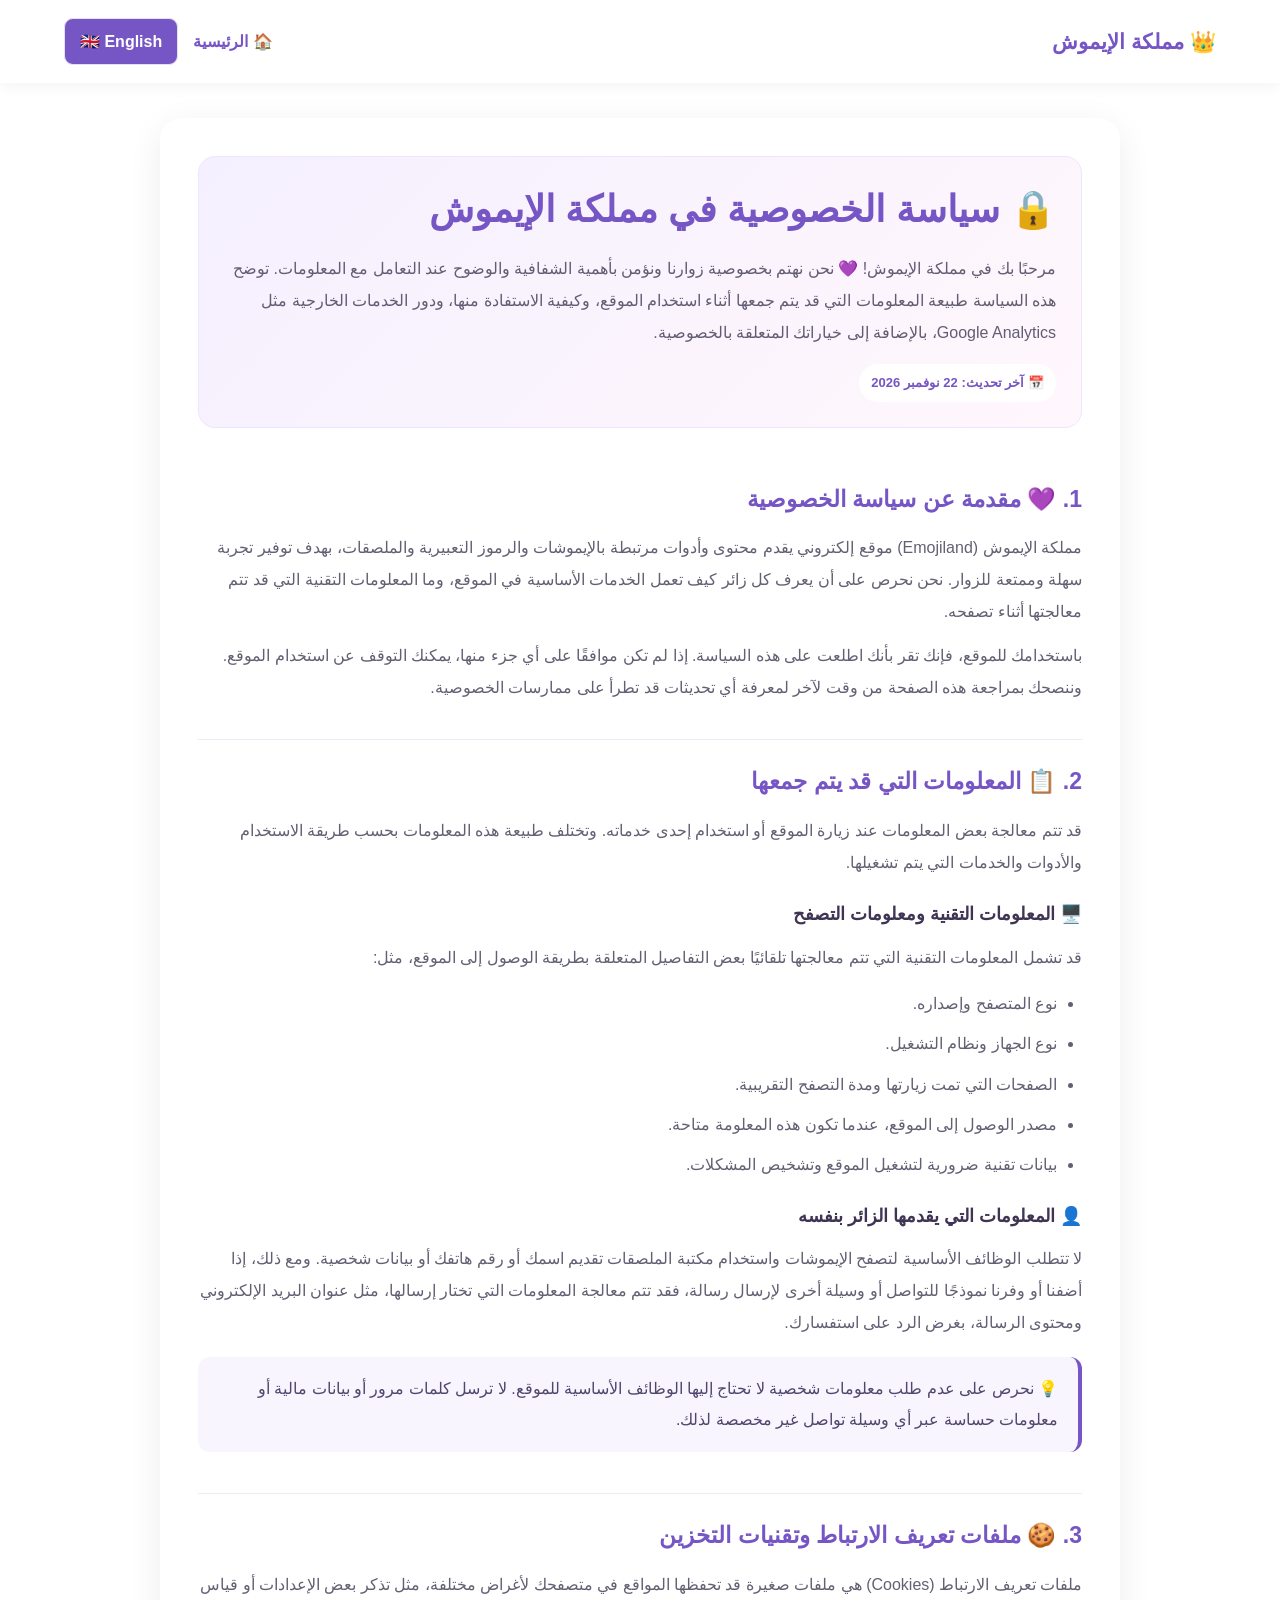
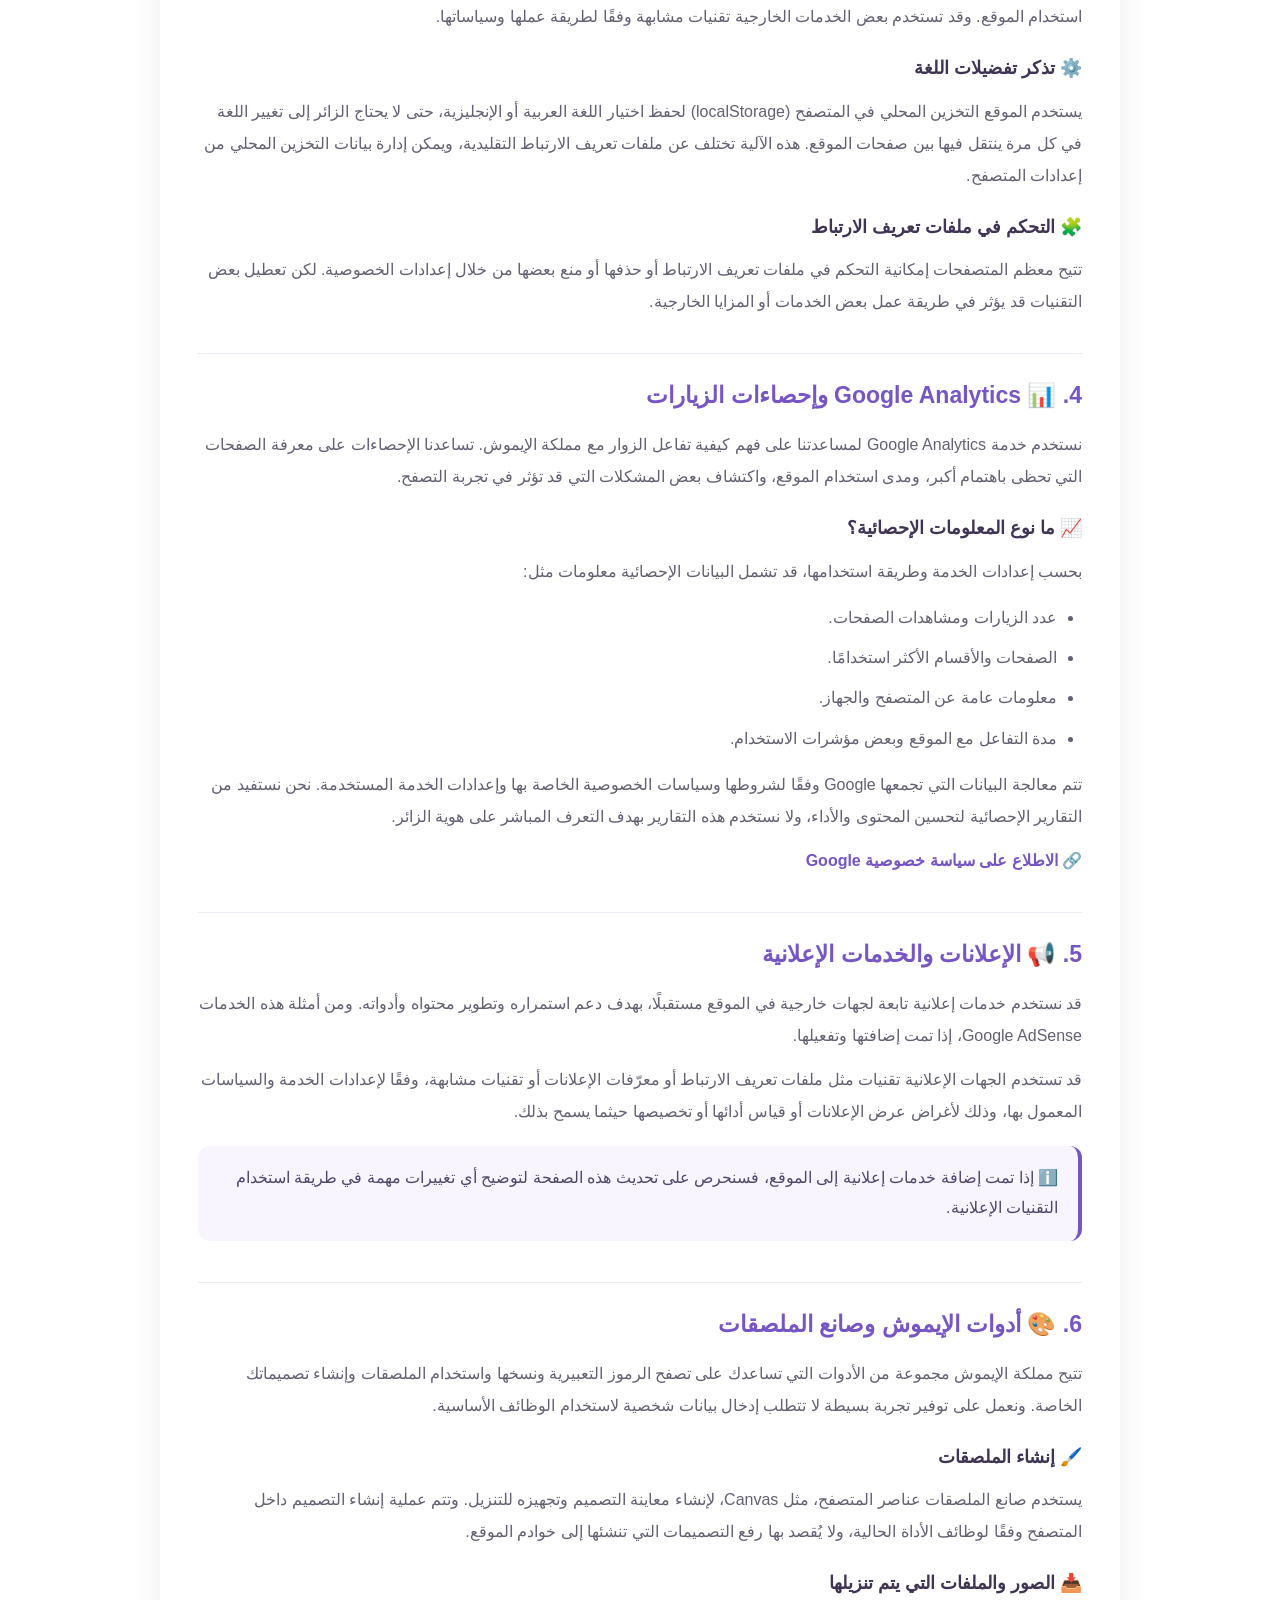
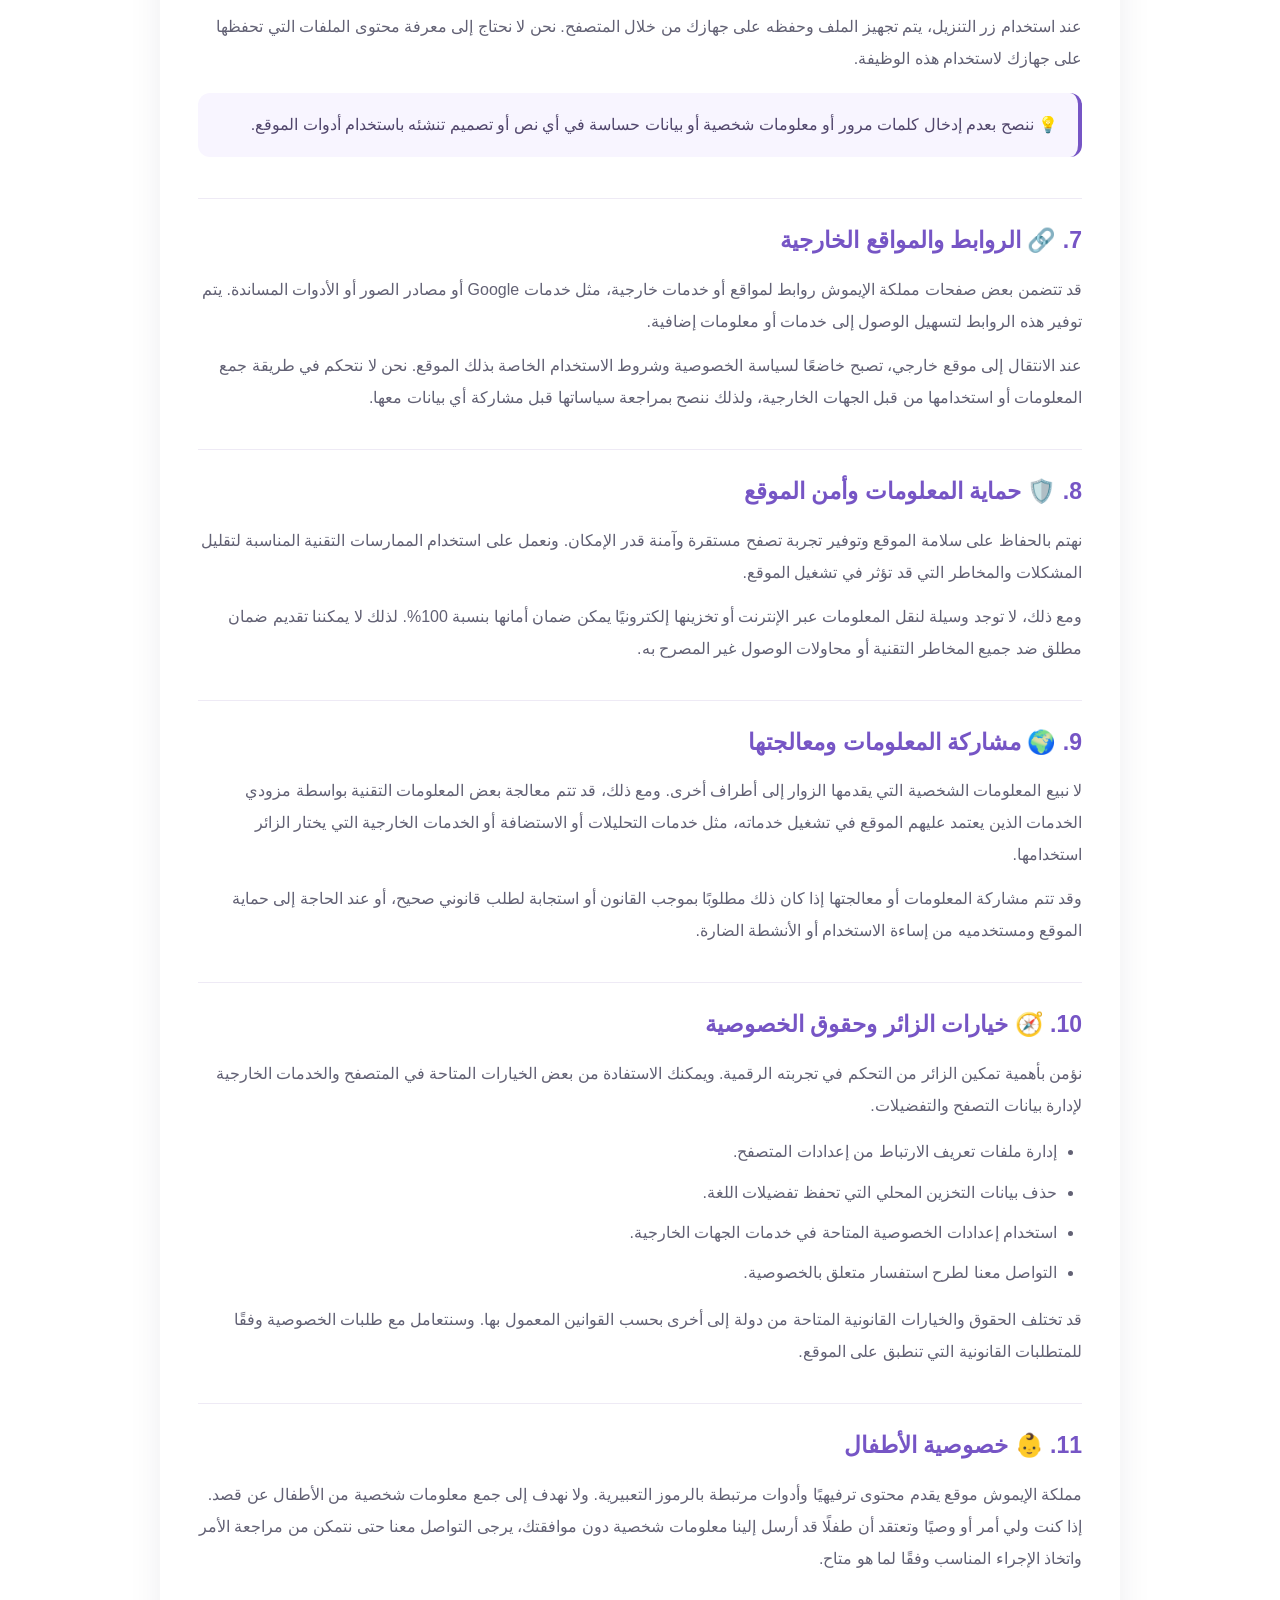
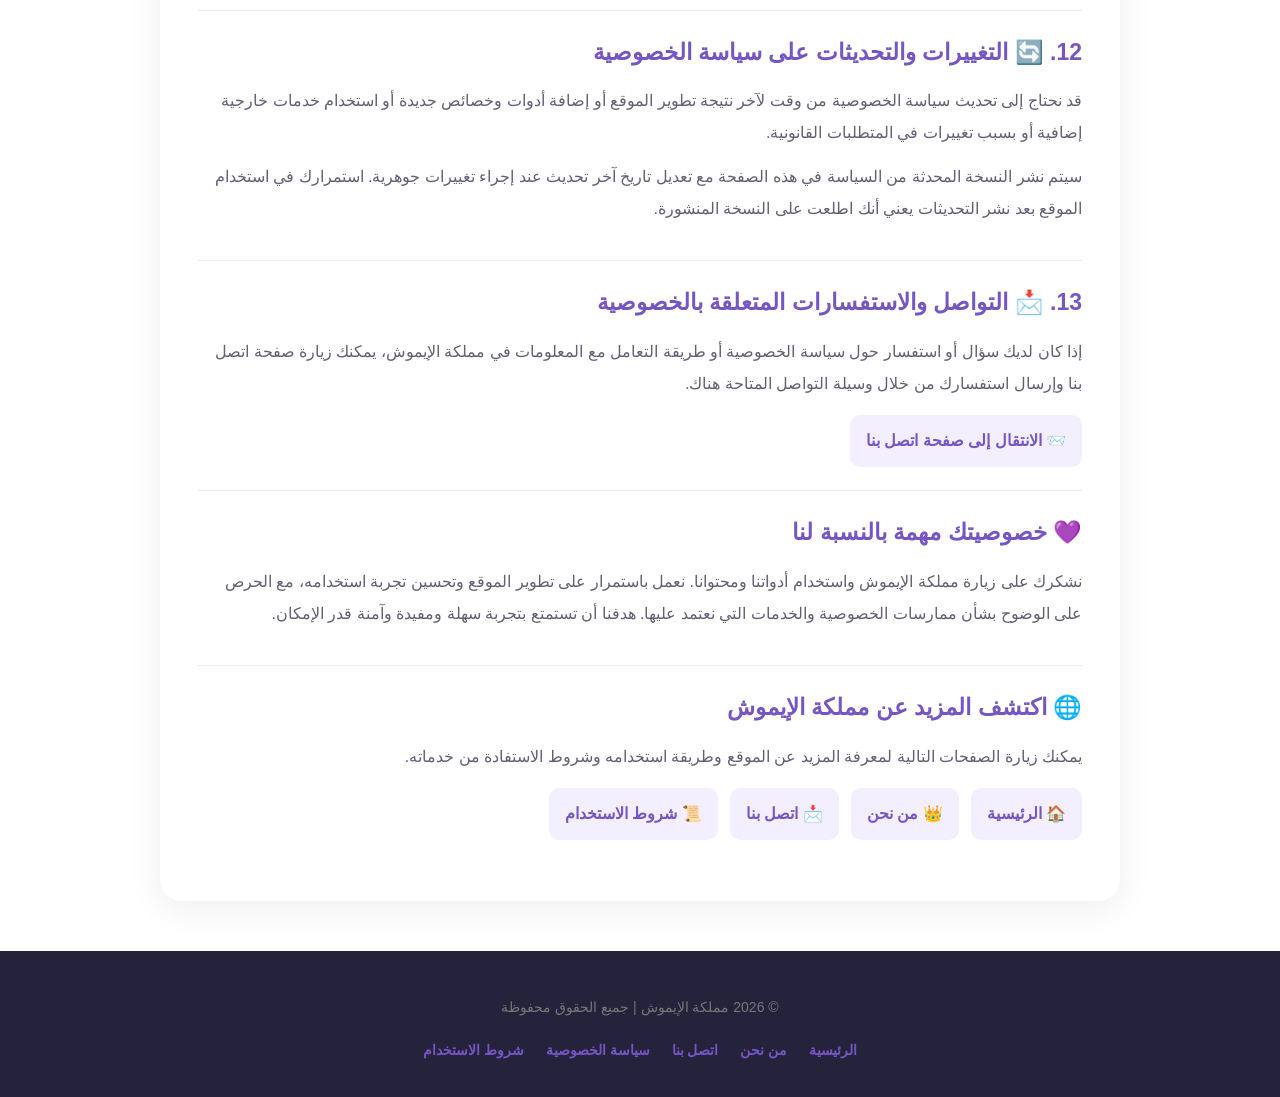
<file: privacy.html>
<!DOCTYPE html>
<html lang="ar" dir="rtl">
<head>
  <meta charset="UTF-8">
  <meta name="viewport" content="width=device-width, initial-scale=1.0">
  <meta name="theme-color" content="#7655c5">

  <title>سياسة الخصوصية | مملكة الإيموش - Emojiland</title>

  <meta name="description" content="تعرف على سياسة الخصوصية في مملكة الإيموش. اكتشف كيف نتعامل مع المعلومات التقنية وملفات تعريف الارتباط وGoogle Analytics والإعلانات والروابط الخارجية وحقوق الزوار.">

  <meta name="keywords" content="سياسة الخصوصية, مملكة الإيموش, Emojiland, حماية البيانات, خصوصية الزوار, ملفات تعريف الارتباط, Google Analytics, بيانات المستخدمين">

  <meta name="robots" content="index, follow">
  <meta name="author" content="Emojiland">

  <link rel="canonical" href="https://emojiland.pages.dev/privacy.html">

  <meta property="og:type" content="website">
  <meta property="og:locale" content="ar_AR">
  <meta property="og:site_name" content="مملكة الإيموش | Emojiland">
  <meta property="og:title" content="سياسة الخصوصية | مملكة الإيموش">
  <meta property="og:description" content="تعرف على كيفية تعامل مملكة الإيموش مع معلومات الزوار وملفات تعريف الارتباط وإحصاءات الزيارات والخدمات الخارجية.">
  <meta property="og:url" content="https://emojiland.pages.dev/privacy.html">
  <meta property="og:locale:alternate" content="en_US">

  <meta name="twitter:card" content="summary">
  <meta name="twitter:title" content="سياسة الخصوصية | مملكة الإيموش">
  <meta name="twitter:description" content="تعرف على ممارسات الخصوصية وحماية المعلومات في موقع مملكة الإيموش.">

  <link rel="stylesheet" href="style.css">

  <!-- Google Analytics -->
  <script async src="https://www.googletagmanager.com/gtag/js?id=G-NZ00TSPTWC"></script>
  <script>
    window.dataLayer = window.dataLayer || [];
    function gtag(){dataLayer.push(arguments);}
    gtag('js', new Date());
    gtag('config', 'G-NZ00TSPTWC');
  </script>

  <style>
    .policy-page {
      width: min(960px, 94%);
      margin: 35px auto 50px;
    }

    .policy-header {
      display: flex;
      justify-content: space-between;
      align-items: center;
      flex-wrap: wrap;
      gap: 14px;
      padding: 18px 5%;
      background: #fff;
      box-shadow: 0 3px 15px rgba(0,0,0,.05);
    }

    .policy-brand {
      color: #7655c5;
      font-size: 21px;
      font-weight: bold;
      text-decoration: none;
    }

    .policy-actions {
      display: flex;
      align-items: center;
      gap: 15px;
      flex-wrap: wrap;
    }

    .policy-actions a {
      color: #7655c5;
      text-decoration: none;
      font-weight: 600;
    }

    .policy-actions a:hover,
    .policy-footer a:hover {
      text-decoration: underline;
    }

    .policy-language {
      border: 1px solid #e5def5;
      background: #7655c5;
      color: #fff;
      padding: 9px 15px;
      border-radius: 9px;
      cursor: pointer;
      font: inherit;
      font-weight: 600;
      transition: opacity .2s, transform .2s;
    }

    .policy-language:hover {
      opacity: .9;
      transform: translateY(-1px);
    }

    .policy-content {
      padding: 38px;
      background: #fff;
      border-radius: 22px;
      box-shadow: 0 8px 35px rgba(30,25,60,.07);
      line-height: 2;
    }

    .policy-hero {
      padding: 25px;
      margin-bottom: 30px;
      border-radius: 17px;
      background: linear-gradient(135deg, #f5f0ff, #fff7fc);
      border: 1px solid #eee5ff;
    }

    .policy-hero h1 {
      color: #7655c5;
      font-size: clamp(27px, 5vw, 37px);
      line-height: 1.5;
      margin: 0 0 15px;
    }

    .policy-hero p {
      margin: 0;
      color: #625d73;
      font-size: 16px;
      line-height: 2;
    }

    .policy-updated {
      display: inline-block;
      margin-top: 15px;
      padding: 6px 12px;
      border-radius: 20px;
      background: #fff;
      color: #7655c5;
      font-size: 13px;
      font-weight: 600;
    }

    .policy-section {
      padding: 23px 0;
      border-bottom: 1px solid #eeeaf5;
    }

    .policy-section:last-of-type {
      border-bottom: none;
    }

    .policy-section h2 {
      color: #7655c5;
      font-size: clamp(19px, 3vw, 23px);
      line-height: 1.6;
      margin: 0 0 15px;
    }

    .policy-section h3 {
      color: #403454;
      font-size: 18px;
      line-height: 1.7;
      margin: 20px 0 10px;
    }

    .policy-section p {
      color: #626174;
      font-size: 16px;
      line-height: 2;
      margin: 12px 0;
    }

    .policy-section ul {
      padding-inline-start: 25px;
      margin: 15px 0;
    }

    .policy-section li {
      color: #626174;
      font-size: 16px;
      line-height: 1.9;
      margin-bottom: 10px;
    }

    .policy-highlight {
      padding: 17px 20px;
      margin: 18px 0;
      border-radius: 12px;
      background: #f8f5ff;
      border-inline-start: 4px solid #7655c5;
      color: #51466c;
      line-height: 1.9;
    }

    .policy-links {
      display: flex;
      flex-wrap: wrap;
      gap: 12px;
      margin-top: 15px;
    }

    .policy-links a {
      display: inline-block;
      padding: 10px 16px;
      border-radius: 10px;
      background: #f3efff;
      color: #7655c5;
      text-decoration: none;
      font-weight: 600;
      transition: background .2s;
    }

    .policy-links a:hover {
      background: #e8e0ff;
    }

    .policy-footer {
      text-align: center;
      padding: 28px 15px;
      color: #777;
      font-size: 14px;
      line-height: 2;
    }

    .policy-footer a {
      display: inline-block;
      color: #7655c5;
      text-decoration: none;
      margin: 5px 9px;
      font-weight: 600;
    }

    .policy-footer p {
      margin-bottom: 10px;
    }

    @media (max-width: 600px) {
      .policy-header {
        padding: 15px 4%;
      }

      .policy-brand {
        font-size: 18px;
      }

      .policy-actions {
        gap: 12px;
      }

      .policy-content {
        padding: 21px 17px;
        border-radius: 16px;
      }

      .policy-hero {
        padding: 18px;
      }

      .policy-section {
        padding: 19px 0;
      }

      .policy-section p,
      .policy-section li,
      .policy-hero p {
        font-size: 15px;
      }

      .policy-links {
        flex-direction: column;
      }

      .policy-links a {
        text-align: center;
      }
    }
  </style>
</head>

<body>

  <!-- رأس الصفحة -->
  <header class="policy-header">

    <a class="policy-brand" href="index.html">
      👑 مملكة الإيموش
    </a>

    <nav class="policy-actions" aria-label="Main navigation">

      <a href="index.html"
         data-ar="🏠 الرئيسية"
         data-en="🏠 Home">
        🏠 الرئيسية
      </a>

      <button
        id="languageButton"
        class="policy-language"
        type="button"
        aria-label="Switch language">
        English
      </button>

    </nav>

  </header>

  <main class="policy-page">

    <article class="policy-content">

      <!-- مقدمة السياسة -->
      <section class="policy-hero">

        <h1
          data-ar="🔒 سياسة الخصوصية في مملكة الإيموش"
          data-en="🔒 Emojiland Privacy Policy">
          🔒 سياسة الخصوصية في مملكة الإيموش
        </h1>

        <p
          data-ar="مرحبًا بك في مملكة الإيموش! 💜 نحن نهتم بخصوصية زوارنا ونؤمن بأهمية الشفافية والوضوح عند التعامل مع المعلومات. توضح هذه السياسة طبيعة المعلومات التي قد يتم جمعها أثناء استخدام الموقع، وكيفية الاستفادة منها، ودور الخدمات الخارجية مثل Google Analytics، بالإضافة إلى خياراتك المتعلقة بالخصوصية."
          data-en="Welcome to Emojiland! 💜 We care about our visitors' privacy and believe in transparency when handling information. This policy explains what information may be collected while using the website, how it may be used, the role of third-party services such as Google Analytics, and the privacy choices available to visitors.">
          مرحبًا بك في مملكة الإيموش! 💜 نحن نهتم بخصوصية زوارنا ونؤمن بأهمية الشفافية والوضوح عند التعامل مع المعلومات. توضح هذه السياسة طبيعة المعلومات التي قد يتم جمعها أثناء استخدام الموقع، وكيفية الاستفادة منها، ودور الخدمات الخارجية مثل Google Analytics، بالإضافة إلى خياراتك المتعلقة بالخصوصية.
        </p>

        <span class="policy-updated"
          data-ar="📅 آخر تحديث: 22 نوفمبر 2026"
          data-en="📅 Last updated: November 22, 2026">
          📅 آخر تحديث: 22 نوفمبر 2026
        </span>

      </section>

      <!-- 1 -->
      <section class="policy-section">

        <h2
          data-ar="1. 💜 مقدمة عن سياسة الخصوصية"
          data-en="1. 💜 Introduction to This Privacy Policy">
          1. 💜 مقدمة عن سياسة الخصوصية
        </h2>

        <p
          data-ar="مملكة الإيموش (Emojiland) موقع إلكتروني يقدم محتوى وأدوات مرتبطة بالإيموشات والرموز التعبيرية والملصقات، بهدف توفير تجربة سهلة وممتعة للزوار. نحن نحرص على أن يعرف كل زائر كيف تعمل الخدمات الأساسية في الموقع، وما المعلومات التقنية التي قد تتم معالجتها أثناء تصفحه."
          data-en="Emojiland is a website offering emoji-related content, expressive symbols, and sticker tools designed to provide visitors with a simple and enjoyable experience. We want every visitor to understand how the website's basic features work and what technical information may be processed while browsing.">
          مملكة الإيموش (Emojiland) موقع إلكتروني يقدم محتوى وأدوات مرتبطة بالإيموشات والرموز التعبيرية والملصقات، بهدف توفير تجربة سهلة وممتعة للزوار. نحن نحرص على أن يعرف كل زائر كيف تعمل الخدمات الأساسية في الموقع، وما المعلومات التقنية التي قد تتم معالجتها أثناء تصفحه.
        </p>

        <p
          data-ar="باستخدامك للموقع، فإنك تقر بأنك اطلعت على هذه السياسة. إذا لم تكن موافقًا على أي جزء منها، يمكنك التوقف عن استخدام الموقع. وننصحك بمراجعة هذه الصفحة من وقت لآخر لمعرفة أي تحديثات قد تطرأ على ممارسات الخصوصية."
          data-en="By using this website, you acknowledge that you have had the opportunity to read this policy. If you do not agree with any part of it, you may stop using the website. We recommend reviewing this page from time to time for updates to our privacy practices.">
          باستخدامك للموقع، فإنك تقر بأنك اطلعت على هذه السياسة. إذا لم تكن موافقًا على أي جزء منها، يمكنك التوقف عن استخدام الموقع. وننصحك بمراجعة هذه الصفحة من وقت لآخر لمعرفة أي تحديثات قد تطرأ على ممارسات الخصوصية.
        </p>

      </section>

      <!-- 2 -->
      <section class="policy-section">

        <h2
          data-ar="2. 📋 المعلومات التي قد يتم جمعها"
          data-en="2. 📋 Information That May Be Collected">
          2. 📋 المعلومات التي قد يتم جمعها
        </h2>

        <p
          data-ar="قد تتم معالجة بعض المعلومات عند زيارة الموقع أو استخدام إحدى خدماته. وتختلف طبيعة هذه المعلومات بحسب طريقة الاستخدام والأدوات والخدمات التي يتم تشغيلها."
          data-en="Certain information may be processed when you visit the website or use one of its services. The type of information depends on how you use the website and which tools or services are active.">
          قد تتم معالجة بعض المعلومات عند زيارة الموقع أو استخدام إحدى خدماته. وتختلف طبيعة هذه المعلومات بحسب طريقة الاستخدام والأدوات والخدمات التي يتم تشغيلها.
        </p>

        <h3
          data-ar="🖥️ المعلومات التقنية ومعلومات التصفح"
          data-en="🖥️ Technical and Browsing Information">
          🖥️ المعلومات التقنية ومعلومات التصفح
        </h3>

        <p
          data-ar="قد تشمل المعلومات التقنية التي تتم معالجتها تلقائيًا بعض التفاصيل المتعلقة بطريقة الوصول إلى الموقع، مثل:"
          data-en="Technical information that may be processed automatically can include certain details about how the website is accessed, such as:">
          قد تشمل المعلومات التقنية التي تتم معالجتها تلقائيًا بعض التفاصيل المتعلقة بطريقة الوصول إلى الموقع، مثل:
        </p>

        <ul>
          <li data-ar="نوع المتصفح وإصداره." data-en="Browser type and version.">
            نوع المتصفح وإصداره.
          </li>
          <li data-ar="نوع الجهاز ونظام التشغيل." data-en="Device type and operating system.">
            نوع الجهاز ونظام التشغيل.
          </li>
          <li data-ar="الصفحات التي تمت زيارتها ومدة التصفح التقريبية." data-en="Pages visited and approximate browsing duration.">
            الصفحات التي تمت زيارتها ومدة التصفح التقريبية.
          </li>
          <li data-ar="مصدر الوصول إلى الموقع، عندما تكون هذه المعلومة متاحة." data-en="The source through which you reached the website, when available.">
            مصدر الوصول إلى الموقع، عندما تكون هذه المعلومة متاحة.
          </li>
          <li data-ar="بيانات تقنية ضرورية لتشغيل الموقع وتشخيص المشكلات." data-en="Technical data needed to operate the website and diagnose issues.">
            بيانات تقنية ضرورية لتشغيل الموقع وتشخيص المشكلات.
          </li>
        </ul>

        <h3
          data-ar="👤 المعلومات التي يقدمها الزائر بنفسه"
          data-en="👤 Information You Choose to Provide">
          👤 المعلومات التي يقدمها الزائر بنفسه
        </h3>

        <p
          data-ar="لا تتطلب الوظائف الأساسية لتصفح الإيموشات واستخدام مكتبة الملصقات تقديم اسمك أو رقم هاتفك أو بيانات شخصية. ومع ذلك، إذا أضفنا أو وفرنا نموذجًا للتواصل أو وسيلة أخرى لإرسال رسالة، فقد تتم معالجة المعلومات التي تختار إرسالها، مثل عنوان البريد الإلكتروني ومحتوى الرسالة، بغرض الرد على استفسارك."
          data-en="The basic emoji browsing and sticker library features do not require you to provide your name, phone number, or personal details. However, if you use a contact form or another messaging method, information you choose to submit, such as your email address and message content, may be processed so that we can respond to your inquiry.">
          لا تتطلب الوظائف الأساسية لتصفح الإيموشات واستخدام مكتبة الملصقات تقديم اسمك أو رقم هاتفك أو بيانات شخصية. ومع ذلك، إذا أضفنا أو وفرنا نموذجًا للتواصل أو وسيلة أخرى لإرسال رسالة، فقد تتم معالجة المعلومات التي تختار إرسالها، مثل عنوان البريد الإلكتروني ومحتوى الرسالة، بغرض الرد على استفسارك.
        </p>

        <div class="policy-highlight"
          data-ar="💡 نحرص على عدم طلب معلومات شخصية لا تحتاج إليها الوظائف الأساسية للموقع. لا ترسل كلمات مرور أو بيانات مالية أو معلومات حساسة عبر أي وسيلة تواصل غير مخصصة لذلك."
          data-en="💡 We aim not to request personal information that is unnecessary for the website's basic features. Do not send passwords, financial details, or sensitive information through communication channels that are not designed for them.">
          💡 نحرص على عدم طلب معلومات شخصية لا تحتاج إليها الوظائف الأساسية للموقع. لا ترسل كلمات مرور أو بيانات مالية أو معلومات حساسة عبر أي وسيلة تواصل غير مخصصة لذلك.
        </div>

      </section>

      <!-- 3 -->
      <section class="policy-section">

        <h2
          data-ar="3. 🍪 ملفات تعريف الارتباط وتقنيات التخزين"
          data-en="3. 🍪 Cookies and Storage Technologies">
          3. 🍪 ملفات تعريف الارتباط وتقنيات التخزين
        </h2>

        <p
          data-ar="ملفات تعريف الارتباط (Cookies) هي ملفات صغيرة قد تحفظها المواقع في متصفحك لأغراض مختلفة، مثل تذكر بعض الإعدادات أو قياس استخدام الموقع. وقد تستخدم بعض الخدمات الخارجية تقنيات مشابهة وفقًا لطريقة عملها وسياساتها."
          data-en="Cookies are small files that websites may store in your browser for various purposes, such as remembering settings or measuring website usage. Some third-party services may use similar technologies according to their functionality and policies.">
          ملفات تعريف الارتباط (Cookies) هي ملفات صغيرة قد تحفظها المواقع في متصفحك لأغراض مختلفة، مثل تذكر بعض الإعدادات أو قياس استخدام الموقع. وقد تستخدم بعض الخدمات الخارجية تقنيات مشابهة وفقًا لطريقة عملها وسياساتها.
        </p>

        <h3
          data-ar="⚙️ تذكر تفضيلات اللغة"
          data-en="⚙️ Remembering Language Preferences">
          ⚙️ تذكر تفضيلات اللغة
        </h3>

        <p
          data-ar="يستخدم الموقع التخزين المحلي في المتصفح (localStorage) لحفظ اختيار اللغة العربية أو الإنجليزية، حتى لا يحتاج الزائر إلى تغيير اللغة في كل مرة ينتقل فيها بين صفحات الموقع. هذه الآلية تختلف عن ملفات تعريف الارتباط التقليدية، ويمكن إدارة بيانات التخزين المحلي من إعدادات المتصفح."
          data-en="The website uses browser local storage (localStorage) to remember whether you selected Arabic or English, so you do not need to change the language every time you move between pages. This mechanism is different from traditional cookies, and local storage data can be managed through your browser settings.">
          يستخدم الموقع التخزين المحلي في المتصفح (localStorage) لحفظ اختيار اللغة العربية أو الإنجليزية، حتى لا يحتاج الزائر إلى تغيير اللغة في كل مرة ينتقل فيها بين صفحات الموقع. هذه الآلية تختلف عن ملفات تعريف الارتباط التقليدية، ويمكن إدارة بيانات التخزين المحلي من إعدادات المتصفح.
        </p>

        <h3
          data-ar="🧩 التحكم في ملفات تعريف الارتباط"
          data-en="🧩 Managing Cookies">
          🧩 التحكم في ملفات تعريف الارتباط
        </h3>

        <p
          data-ar="تتيح معظم المتصفحات إمكانية التحكم في ملفات تعريف الارتباط أو حذفها أو منع بعضها من خلال إعدادات الخصوصية. لكن تعطيل بعض التقنيات قد يؤثر في طريقة عمل بعض الخدمات أو المزايا الخارجية."
          data-en="Most browsers allow you to manage, delete, or block cookies through their privacy settings. However, disabling certain technologies may affect how some external services or features work.">
          تتيح معظم المتصفحات إمكانية التحكم في ملفات تعريف الارتباط أو حذفها أو منع بعضها من خلال إعدادات الخصوصية. لكن تعطيل بعض التقنيات قد يؤثر في طريقة عمل بعض الخدمات أو المزايا الخارجية.
        </p>

      </section>

      <!-- 4 -->
      <section class="policy-section">

        <h2
          data-ar="4. 📊 Google Analytics وإحصاءات الزيارات"
          data-en="4. 📊 Google Analytics and Website Analytics">
          4. 📊 Google Analytics وإحصاءات الزيارات
        </h2>

        <p
          data-ar="نستخدم خدمة Google Analytics لمساعدتنا على فهم كيفية تفاعل الزوار مع مملكة الإيموش. تساعدنا الإحصاءات على معرفة الصفحات التي تحظى باهتمام أكبر، ومدى استخدام الموقع، واكتشاف بعض المشكلات التي قد تؤثر في تجربة التصفح."
          data-en="We use Google Analytics to help us understand how visitors interact with Emojiland. Analytics help us identify popular pages, understand website usage, and discover issues that may affect the browsing experience.">
          نستخدم خدمة Google Analytics لمساعدتنا على فهم كيفية تفاعل الزوار مع مملكة الإيموش. تساعدنا الإحصاءات على معرفة الصفحات التي تحظى باهتمام أكبر، ومدى استخدام الموقع، واكتشاف بعض المشكلات التي قد تؤثر في تجربة التصفح.
        </p>

        <h3
          data-ar="📈 ما نوع المعلومات الإحصائية؟"
          data-en="📈 What Analytics Information May Be Used?">
          📈 ما نوع المعلومات الإحصائية؟
        </h3>

        <p
          data-ar="بحسب إعدادات الخدمة وطريقة استخدامها، قد تشمل البيانات الإحصائية معلومات مثل:"
          data-en="Depending on the service settings and implementation, analytics data may include information such as:">
          بحسب إعدادات الخدمة وطريقة استخدامها، قد تشمل البيانات الإحصائية معلومات مثل:
        </p>

        <ul>
          <li data-ar="عدد الزيارات ومشاهدات الصفحات." data-en="Visit counts and page views.">
            عدد الزيارات ومشاهدات الصفحات.
          </li>
          <li data-ar="الصفحات والأقسام الأكثر استخدامًا." data-en="The most frequently visited pages and sections.">
            الصفحات والأقسام الأكثر استخدامًا.
          </li>
          <li data-ar="معلومات عامة عن المتصفح والجهاز." data-en="General browser and device information.">
            معلومات عامة عن المتصفح والجهاز.
          </li>
          <li data-ar="مدة التفاعل مع الموقع وبعض مؤشرات الاستخدام." data-en="Engagement duration and certain usage indicators.">
            مدة التفاعل مع الموقع وبعض مؤشرات الاستخدام.
          </li>
        </ul>

        <p
          data-ar="تتم معالجة البيانات التي تجمعها Google وفقًا لشروطها وسياسات الخصوصية الخاصة بها وإعدادات الخدمة المستخدمة. نحن نستفيد من التقارير الإحصائية لتحسين المحتوى والأداء، ولا نستخدم هذه التقارير بهدف التعرف المباشر على هوية الزائر."
          data-en="Data collected by Google is processed according to Google's terms, privacy policies, and the settings of the service in use. We use analytics reports to improve content and performance, not to directly identify individual visitors.">
          تتم معالجة البيانات التي تجمعها Google وفقًا لشروطها وسياسات الخصوصية الخاصة بها وإعدادات الخدمة المستخدمة. نحن نستفيد من التقارير الإحصائية لتحسين المحتوى والأداء، ولا نستخدم هذه التقارير بهدف التعرف المباشر على هوية الزائر.
        </p>

        <p>
          <a href="https://policies.google.com/privacy"
             target="_blank"
             rel="noopener noreferrer"
             style="color:#7655c5;font-weight:bold"
             data-ar="🔗 الاطلاع على سياسة خصوصية Google"
             data-en="🔗 Read Google's Privacy Policy">
            🔗 الاطلاع على سياسة خصوصية Google
          </a>
        </p>

      </section>

      <!-- 5 -->
      <section class="policy-section">

        <h2
          data-ar="5. 📢 الإعلانات والخدمات الإعلانية"
          data-en="5. 📢 Advertising and Advertising Services">
          5. 📢 الإعلانات والخدمات الإعلانية
        </h2>

        <p
          data-ar="قد نستخدم خدمات إعلانية تابعة لجهات خارجية في الموقع مستقبلًا، بهدف دعم استمراره وتطوير محتواه وأدواته. ومن أمثلة هذه الخدمات Google AdSense، إذا تمت إضافتها وتفعيلها."
          data-en="We may use third-party advertising services on the website in the future to support its operation and help develop its content and tools. One possible example is Google AdSense, if it is added and activated.">
          قد نستخدم خدمات إعلانية تابعة لجهات خارجية في الموقع مستقبلًا، بهدف دعم استمراره وتطوير محتواه وأدواته. ومن أمثلة هذه الخدمات Google AdSense، إذا تمت إضافتها وتفعيلها.
        </p>

        <p
          data-ar="قد تستخدم الجهات الإعلانية تقنيات مثل ملفات تعريف الارتباط أو معرّفات الإعلانات أو تقنيات مشابهة، وفقًا لإعدادات الخدمة والسياسات المعمول بها، وذلك لأغراض عرض الإعلانات أو قياس أدائها أو تخصيصها حيثما يسمح بذلك."
          data-en="Advertising providers may use technologies such as cookies, advertising identifiers, or similar technologies according to their service settings and applicable policies. These technologies may be used to display ads, measure their performance, or personalize them where permitted.">
          قد تستخدم الجهات الإعلانية تقنيات مثل ملفات تعريف الارتباط أو معرّفات الإعلانات أو تقنيات مشابهة، وفقًا لإعدادات الخدمة والسياسات المعمول بها، وذلك لأغراض عرض الإعلانات أو قياس أدائها أو تخصيصها حيثما يسمح بذلك.
        </p>

        <div class="policy-highlight"
          data-ar="ℹ️ إذا تمت إضافة خدمات إعلانية إلى الموقع، فسنحرص على تحديث هذه الصفحة لتوضيح أي تغييرات مهمة في طريقة استخدام التقنيات الإعلانية."
          data-en="ℹ️ If advertising services are added to the website, we will update this page to explain any important changes in how advertising technologies are used.">
          ℹ️ إذا تمت إضافة خدمات إعلانية إلى الموقع، فسنحرص على تحديث هذه الصفحة لتوضيح أي تغييرات مهمة في طريقة استخدام التقنيات الإعلانية.
        </div>

      </section>

      <!-- 6 -->
      <section class="policy-section">

        <h2
          data-ar="6. 🎨 أدوات الإيموش وصانع الملصقات"
          data-en="6. 🎨 Emoji Tools and Sticker Maker">
          6. 🎨 أدوات الإيموش وصانع الملصقات
        </h2>

        <p
          data-ar="تتيح مملكة الإيموش مجموعة من الأدوات التي تساعدك على تصفح الرموز التعبيرية ونسخها واستخدام الملصقات وإنشاء تصميماتك الخاصة. ونعمل على توفير تجربة بسيطة لا تتطلب إدخال بيانات شخصية لاستخدام الوظائف الأساسية."
          data-en="Emojiland provides tools that allow you to browse and copy emojis, use stickers, and create your own designs. We aim to provide a simple experience that does not require personal information for the basic features.">
          تتيح مملكة الإيموش مجموعة من الأدوات التي تساعدك على تصفح الرموز التعبيرية ونسخها واستخدام الملصقات وإنشاء تصميماتك الخاصة. ونعمل على توفير تجربة بسيطة لا تتطلب إدخال بيانات شخصية لاستخدام الوظائف الأساسية.
        </p>

        <h3
          data-ar="🖌️ إنشاء الملصقات"
          data-en="🖌️ Creating Stickers">
          🖌️ إنشاء الملصقات
        </h3>

        <p
          data-ar="يستخدم صانع الملصقات عناصر المتصفح، مثل Canvas، لإنشاء معاينة التصميم وتجهيزه للتنزيل. وتتم عملية إنشاء التصميم داخل المتصفح وفقًا لوظائف الأداة الحالية، ولا يُقصد بها رفع التصميمات التي تنشئها إلى خوادم الموقع."
          data-en="The sticker maker uses browser features such as Canvas to preview and prepare designs for download. Sticker creation takes place in the browser according to the tool's current functionality and is not intended to upload your designs to the website's servers.">
          يستخدم صانع الملصقات عناصر المتصفح، مثل Canvas، لإنشاء معاينة التصميم وتجهيزه للتنزيل. وتتم عملية إنشاء التصميم داخل المتصفح وفقًا لوظائف الأداة الحالية، ولا يُقصد بها رفع التصميمات التي تنشئها إلى خوادم الموقع.
        </p>

        <h3
          data-ar="📥 الصور والملفات التي يتم تنزيلها"
          data-en="📥 Downloaded Images and Files">
          📥 الصور والملفات التي يتم تنزيلها
        </h3>

        <p
          data-ar="عند استخدام زر التنزيل، يتم تجهيز الملف وحفظه على جهازك من خلال المتصفح. نحن لا نحتاج إلى معرفة محتوى الملفات التي تحفظها على جهازك لاستخدام هذه الوظيفة."
          data-en="When you use a download button, the file is prepared and saved to your device through the browser. We do not need to know the contents of files saved on your device to provide this feature.">
          عند استخدام زر التنزيل، يتم تجهيز الملف وحفظه على جهازك من خلال المتصفح. نحن لا نحتاج إلى معرفة محتوى الملفات التي تحفظها على جهازك لاستخدام هذه الوظيفة.
        </p>

        <div class="policy-highlight"
          data-ar="💡 ننصح بعدم إدخال كلمات مرور أو معلومات شخصية أو بيانات حساسة في أي نص أو تصميم تنشئه باستخدام أدوات الموقع."
          data-en="💡 We recommend that you do not enter passwords, personal information, or sensitive data into any text or design created using the website's tools.">
          💡 ننصح بعدم إدخال كلمات مرور أو معلومات شخصية أو بيانات حساسة في أي نص أو تصميم تنشئه باستخدام أدوات الموقع.
        </div>

      </section>

      <!-- 7 -->
      <section class="policy-section">

        <h2
          data-ar="7. 🔗 الروابط والمواقع الخارجية"
          data-en="7. 🔗 External Links and Websites">
          7. 🔗 الروابط والمواقع الخارجية
        </h2>

        <p
          data-ar="قد تتضمن بعض صفحات مملكة الإيموش روابط لمواقع أو خدمات خارجية، مثل خدمات Google أو مصادر الصور أو الأدوات المساندة. يتم توفير هذه الروابط لتسهيل الوصول إلى خدمات أو معلومات إضافية."
          data-en="Some Emojiland pages may contain links to external websites or services, such as Google services, image sources, or supporting tools. These links are provided to make additional services or information easier to access.">
          قد تتضمن بعض صفحات مملكة الإيموش روابط لمواقع أو خدمات خارجية، مثل خدمات Google أو مصادر الصور أو الأدوات المساندة. يتم توفير هذه الروابط لتسهيل الوصول إلى خدمات أو معلومات إضافية.
        </p>

        <p
          data-ar="عند الانتقال إلى موقع خارجي، تصبح خاضعًا لسياسة الخصوصية وشروط الاستخدام الخاصة بذلك الموقع. نحن لا نتحكم في طريقة جمع المعلومات أو استخدامها من قبل الجهات الخارجية، ولذلك ننصح بمراجعة سياساتها قبل مشاركة أي بيانات معها."
          data-en="When you visit an external website, you become subject to that website's privacy policy and terms of use. We do not control how external providers collect or use information, so we recommend reviewing their policies before sharing any data with them.">
          عند الانتقال إلى موقع خارجي، تصبح خاضعًا لسياسة الخصوصية وشروط الاستخدام الخاصة بذلك الموقع. نحن لا نتحكم في طريقة جمع المعلومات أو استخدامها من قبل الجهات الخارجية، ولذلك ننصح بمراجعة سياساتها قبل مشاركة أي بيانات معها.
        </p>

      </section>

      <!-- 8 -->
      <section class="policy-section">

        <h2
          data-ar="8. 🛡️ حماية المعلومات وأمن الموقع"
          data-en="8. 🛡️ Information Protection and Website Security">
          8. 🛡️ حماية المعلومات وأمن الموقع
        </h2>

        <p
          data-ar="نهتم بالحفاظ على سلامة الموقع وتوفير تجربة تصفح مستقرة وآمنة قدر الإمكان. ونعمل على استخدام الممارسات التقنية المناسبة لتقليل المشكلات والمخاطر التي قد تؤثر في تشغيل الموقع."
          data-en="We care about maintaining the website's integrity and providing a stable and secure browsing experience wherever possible. We aim to use appropriate technical practices to reduce issues and risks that may affect website operation.">
          نهتم بالحفاظ على سلامة الموقع وتوفير تجربة تصفح مستقرة وآمنة قدر الإمكان. ونعمل على استخدام الممارسات التقنية المناسبة لتقليل المشكلات والمخاطر التي قد تؤثر في تشغيل الموقع.
        </p>

        <p
          data-ar="ومع ذلك، لا توجد وسيلة لنقل المعلومات عبر الإنترنت أو تخزينها إلكترونيًا يمكن ضمان أمانها بنسبة 100%. لذلك لا يمكننا تقديم ضمان مطلق ضد جميع المخاطر التقنية أو محاولات الوصول غير المصرح به."
          data-en="However, no method of transmitting information over the internet or storing it electronically can be guaranteed to be 100% secure. Therefore, we cannot provide an absolute guarantee against all technical risks or unauthorized access attempts.">
          ومع ذلك، لا توجد وسيلة لنقل المعلومات عبر الإنترنت أو تخزينها إلكترونيًا يمكن ضمان أمانها بنسبة 100%. لذلك لا يمكننا تقديم ضمان مطلق ضد جميع المخاطر التقنية أو محاولات الوصول غير المصرح به.
        </p>

      </section>

      <!-- 9 -->
      <section class="policy-section">

        <h2
          data-ar="9. 🌍 مشاركة المعلومات ومعالجتها"
          data-en="9. 🌍 Information Sharing and Processing">
          9. 🌍 مشاركة المعلومات ومعالجتها
        </h2>

        <p
          data-ar="لا نبيع المعلومات الشخصية التي يقدمها الزوار إلى أطراف أخرى. ومع ذلك، قد تتم معالجة بعض المعلومات التقنية بواسطة مزودي الخدمات الذين يعتمد عليهم الموقع في تشغيل خدماته، مثل خدمات التحليلات أو الاستضافة أو الخدمات الخارجية التي يختار الزائر استخدامها."
          data-en="We do not sell personal information submitted by visitors to other parties. However, certain technical information may be processed by service providers that support the website, such as analytics, hosting, or external services that visitors choose to use.">
          لا نبيع المعلومات الشخصية التي يقدمها الزوار إلى أطراف أخرى. ومع ذلك، قد تتم معالجة بعض المعلومات التقنية بواسطة مزودي الخدمات الذين يعتمد عليهم الموقع في تشغيل خدماته، مثل خدمات التحليلات أو الاستضافة أو الخدمات الخارجية التي يختار الزائر استخدامها.
        </p>

        <p
          data-ar="وقد تتم مشاركة المعلومات أو معالجتها إذا كان ذلك مطلوبًا بموجب القانون أو استجابة لطلب قانوني صحيح، أو عند الحاجة إلى حماية الموقع ومستخدميه من إساءة الاستخدام أو الأنشطة الضارة."
          data-en="Information may also be shared or processed when required by law or in response to a valid legal request, or when necessary to protect the website and its users from misuse or harmful activities.">
          وقد تتم مشاركة المعلومات أو معالجتها إذا كان ذلك مطلوبًا بموجب القانون أو استجابة لطلب قانوني صحيح، أو عند الحاجة إلى حماية الموقع ومستخدميه من إساءة الاستخدام أو الأنشطة الضارة.
        </p>

      </section>

      <!-- 10 -->
      <section class="policy-section">

        <h2
          data-ar="10. 🧭 خيارات الزائر وحقوق الخصوصية"
          data-en="10. 🧭 Visitor Choices and Privacy Rights">
          10. 🧭 خيارات الزائر وحقوق الخصوصية
        </h2>

        <p
          data-ar="نؤمن بأهمية تمكين الزائر من التحكم في تجربته الرقمية. ويمكنك الاستفادة من بعض الخيارات المتاحة في المتصفح والخدمات الخارجية لإدارة بيانات التصفح والتفضيلات."
          data-en="We believe visitors should have meaningful control over their digital experience. You can use certain browser and third-party service options to manage browsing data and preferences.">
          نؤمن بأهمية تمكين الزائر من التحكم في تجربته الرقمية. ويمكنك الاستفادة من بعض الخيارات المتاحة في المتصفح والخدمات الخارجية لإدارة بيانات التصفح والتفضيلات.
        </p>

        <ul>
          <li data-ar="إدارة ملفات تعريف الارتباط من إعدادات المتصفح." data-en="Manage cookies through your browser settings.">
            إدارة ملفات تعريف الارتباط من إعدادات المتصفح.
          </li>
          <li data-ar="حذف بيانات التخزين المحلي التي تحفظ تفضيلات اللغة." data-en="Delete local storage data that saves language preferences.">
            حذف بيانات التخزين المحلي التي تحفظ تفضيلات اللغة.
          </li>
          <li data-ar="استخدام إعدادات الخصوصية المتاحة في خدمات الجهات الخارجية." data-en="Use the privacy settings available in third-party services.">
            استخدام إعدادات الخصوصية المتاحة في خدمات الجهات الخارجية.
          </li>
          <li data-ar="التواصل معنا لطرح استفسار متعلق بالخصوصية." data-en="Contact us with a privacy-related question.">
            التواصل معنا لطرح استفسار متعلق بالخصوصية.
          </li>
        </ul>

        <p
          data-ar="قد تختلف الحقوق والخيارات القانونية المتاحة من دولة إلى أخرى بحسب القوانين المعمول بها. وسنتعامل مع طلبات الخصوصية وفقًا للمتطلبات القانونية التي تنطبق على الموقع."
          data-en="The legal rights and choices available may vary from country to country depending on applicable laws. We will handle privacy requests according to the legal requirements that apply to the website.">
          قد تختلف الحقوق والخيارات القانونية المتاحة من دولة إلى أخرى بحسب القوانين المعمول بها. وسنتعامل مع طلبات الخصوصية وفقًا للمتطلبات القانونية التي تنطبق على الموقع.
        </p>

      </section>

      <!-- 11 -->
      <section class="policy-section">

        <h2
          data-ar="11. 👶 خصوصية الأطفال"
          data-en="11. 👶 Children's Privacy">
          11. 👶 خصوصية الأطفال
        </h2>

        <p
          data-ar="مملكة الإيموش موقع يقدم محتوى ترفيهيًا وأدوات مرتبطة بالرموز التعبيرية. ولا نهدف إلى جمع معلومات شخصية من الأطفال عن قصد. إذا كنت ولي أمر أو وصيًا وتعتقد أن طفلًا قد أرسل إلينا معلومات شخصية دون موافقتك، يرجى التواصل معنا حتى نتمكن من مراجعة الأمر واتخاذ الإجراء المناسب وفقًا لما هو متاح."
          data-en="Emojiland provides entertainment content and emoji-related tools. We do not intend to knowingly collect personal information from children. If you are a parent or guardian and believe that a child has submitted personal information to us without your consent, please contact us so we can review the matter and take appropriate action where possible.">
          مملكة الإيموش موقع يقدم محتوى ترفيهيًا وأدوات مرتبطة بالرموز التعبيرية. ولا نهدف إلى جمع معلومات شخصية من الأطفال عن قصد. إذا كنت ولي أمر أو وصيًا وتعتقد أن طفلًا قد أرسل إلينا معلومات شخصية دون موافقتك، يرجى التواصل معنا حتى نتمكن من مراجعة الأمر واتخاذ الإجراء المناسب وفقًا لما هو متاح.
        </p>

      </section>

      <!-- 12 -->
      <section class="policy-section">

        <h2
          data-ar="12. 🔄 التغييرات والتحديثات على سياسة الخصوصية"
          data-en="12. 🔄 Changes and Updates to This Privacy Policy">
          12. 🔄 التغييرات والتحديثات على سياسة الخصوصية
        </h2>

        <p
          data-ar="قد نحتاج إلى تحديث سياسة الخصوصية من وقت لآخر نتيجة تطوير الموقع أو إضافة أدوات وخصائص جديدة أو استخدام خدمات خارجية إضافية أو بسبب تغييرات في المتطلبات القانونية."
          data-en="We may need to update this Privacy Policy from time to time as the website develops, new tools and features are introduced, additional external services are used, or legal requirements change.">
          قد نحتاج إلى تحديث سياسة الخصوصية من وقت لآخر نتيجة تطوير الموقع أو إضافة أدوات وخصائص جديدة أو استخدام خدمات خارجية إضافية أو بسبب تغييرات في المتطلبات القانونية.
        </p>

        <p
          data-ar="سيتم نشر النسخة المحدثة من السياسة في هذه الصفحة مع تعديل تاريخ آخر تحديث عند إجراء تغييرات جوهرية. استمرارك في استخدام الموقع بعد نشر التحديثات يعني أنك اطلعت على النسخة المنشورة."
          data-en="The updated version of this policy will be published on this page, and the last-updated date will be changed when material updates are made. Continuing to use the website after updates are published means that you have had the opportunity to review the published version.">
          سيتم نشر النسخة المحدثة من السياسة في هذه الصفحة مع تعديل تاريخ آخر تحديث عند إجراء تغييرات جوهرية. استمرارك في استخدام الموقع بعد نشر التحديثات يعني أنك اطلعت على النسخة المنشورة.
        </p>

      </section>

      <!-- 13 -->
      <section class="policy-section">

        <h2
          data-ar="13. 📩 التواصل والاستفسارات المتعلقة بالخصوصية"
          data-en="13. 📩 Privacy Questions and Contact">
          13. 📩 التواصل والاستفسارات المتعلقة بالخصوصية
        </h2>

        <p
          data-ar="إذا كان لديك سؤال أو استفسار حول سياسة الخصوصية أو طريقة التعامل مع المعلومات في مملكة الإيموش، يمكنك زيارة صفحة اتصل بنا وإرسال استفسارك من خلال وسيلة التواصل المتاحة هناك."
          data-en="If you have a question about this Privacy Policy or how information is handled at Emojiland, you can visit our Contact page and send your inquiry using the available contact method.">
          إذا كان لديك سؤال أو استفسار حول سياسة الخصوصية أو طريقة التعامل مع المعلومات في مملكة الإيموش، يمكنك زيارة صفحة اتصل بنا وإرسال استفسارك من خلال وسيلة التواصل المتاحة هناك.
        </p>

        <div class="policy-links">
          <a href="contact.html"
             data-ar="📨 الانتقال إلى صفحة اتصل بنا"
             data-en="📨 Visit the Contact Page">
            📨 الانتقال إلى صفحة اتصل بنا
          </a>
        </div>

      </section>

      <!-- خاتمة -->
      <section class="policy-section">

        <h2
          data-ar="💜 خصوصيتك مهمة بالنسبة لنا"
          data-en="💜 Your Privacy Matters to Us">
          💜 خصوصيتك مهمة بالنسبة لنا
        </h2>

        <p
          data-ar="نشكرك على زيارة مملكة الإيموش واستخدام أدواتنا ومحتوانا. نعمل باستمرار على تطوير الموقع وتحسين تجربة استخدامه، مع الحرص على الوضوح بشأن ممارسات الخصوصية والخدمات التي نعتمد عليها. هدفنا أن تستمتع بتجربة سهلة ومفيدة وآمنة قدر الإمكان."
          data-en="Thank you for visiting Emojiland and using our tools and content. We continuously work to improve the website and its user experience while remaining clear about our privacy practices and the services we rely on. Our goal is to provide an experience that is simple, useful, and as safe as reasonably possible.">
          نشكرك على زيارة مملكة الإيموش واستخدام أدواتنا ومحتوانا. نعمل باستمرار على تطوير الموقع وتحسين تجربة استخدامه، مع الحرص على الوضوح بشأن ممارسات الخصوصية والخدمات التي نعتمد عليها. هدفنا أن تستمتع بتجربة سهلة ومفيدة وآمنة قدر الإمكان.
        </p>

      </section>

      <!-- روابط الصفحات الأساسية -->
      <section class="policy-section">

        <h2
          data-ar="🌐 اكتشف المزيد عن مملكة الإيموش"
          data-en="🌐 Learn More About Emojiland">
          🌐 اكتشف المزيد عن مملكة الإيموش
        </h2>

        <p
          data-ar="يمكنك زيارة الصفحات التالية لمعرفة المزيد عن الموقع وطريقة استخدامه وشروط الاستفادة من خدماته."
          data-en="You can visit the following pages to learn more about the website, how it works, and the terms for using its services.">
          يمكنك زيارة الصفحات التالية لمعرفة المزيد عن الموقع وطريقة استخدامه وشروط الاستفادة من خدماته.
        </p>

        <div class="policy-links">

          <a href="index.html"
             data-ar="🏠 الرئيسية"
             data-en="🏠 Home">
            🏠 الرئيسية
          </a>

          <a href="about.html"
             data-ar="👑 من نحن"
             data-en="👑 About Us">
            👑 من نحن
          </a>

          <a href="contact.html"
             data-ar="📩 اتصل بنا"
             data-en="📩 Contact Us">
            📩 اتصل بنا
          </a>

          <a href="terms.html"
             data-ar="📜 شروط الاستخدام"
             data-en="📜 Terms of Use">
            📜 شروط الاستخدام
          </a>

        </div>

      </section>

    </article>

  </main>

  <!-- تذييل الصفحة -->
  <footer class="policy-footer">

    <p>
      © <span id="currentYear"></span>
      <span data-ar="مملكة الإيموش | جميع الحقوق محفوظة"
            data-en="Emojiland | All Rights Reserved">
        مملكة الإيموش | جميع الحقوق محفوظة
      </span>
    </p>

    <nav aria-label="Footer navigation">

      <a href="index.html"
         data-ar="الرئيسية"
         data-en="Home">
        الرئيسية
      </a>

      <a href="about.html"
         data-ar="من نحن"
         data-en="About Us">
        من نحن
      </a>

      <a href="contact.html"
         data-ar="اتصل بنا"
         data-en="Contact Us">
        اتصل بنا
      </a>

      <a href="privacy.html"
         data-ar="سياسة الخصوصية"
         data-en="Privacy Policy">
        سياسة الخصوصية
      </a>

      <a href="terms.html"
         data-ar="شروط الاستخدام"
         data-en="Terms of Use">
        شروط الاستخدام
      </a>

    </nav>

  </footer>

  <!-- ملفات الموقع المشتركة -->
  <script src="app.js"></script>

  <script>
    document.getElementById("currentYear").textContent =
      new Date().getFullYear();
  </script>

</body>
</html>
</file>
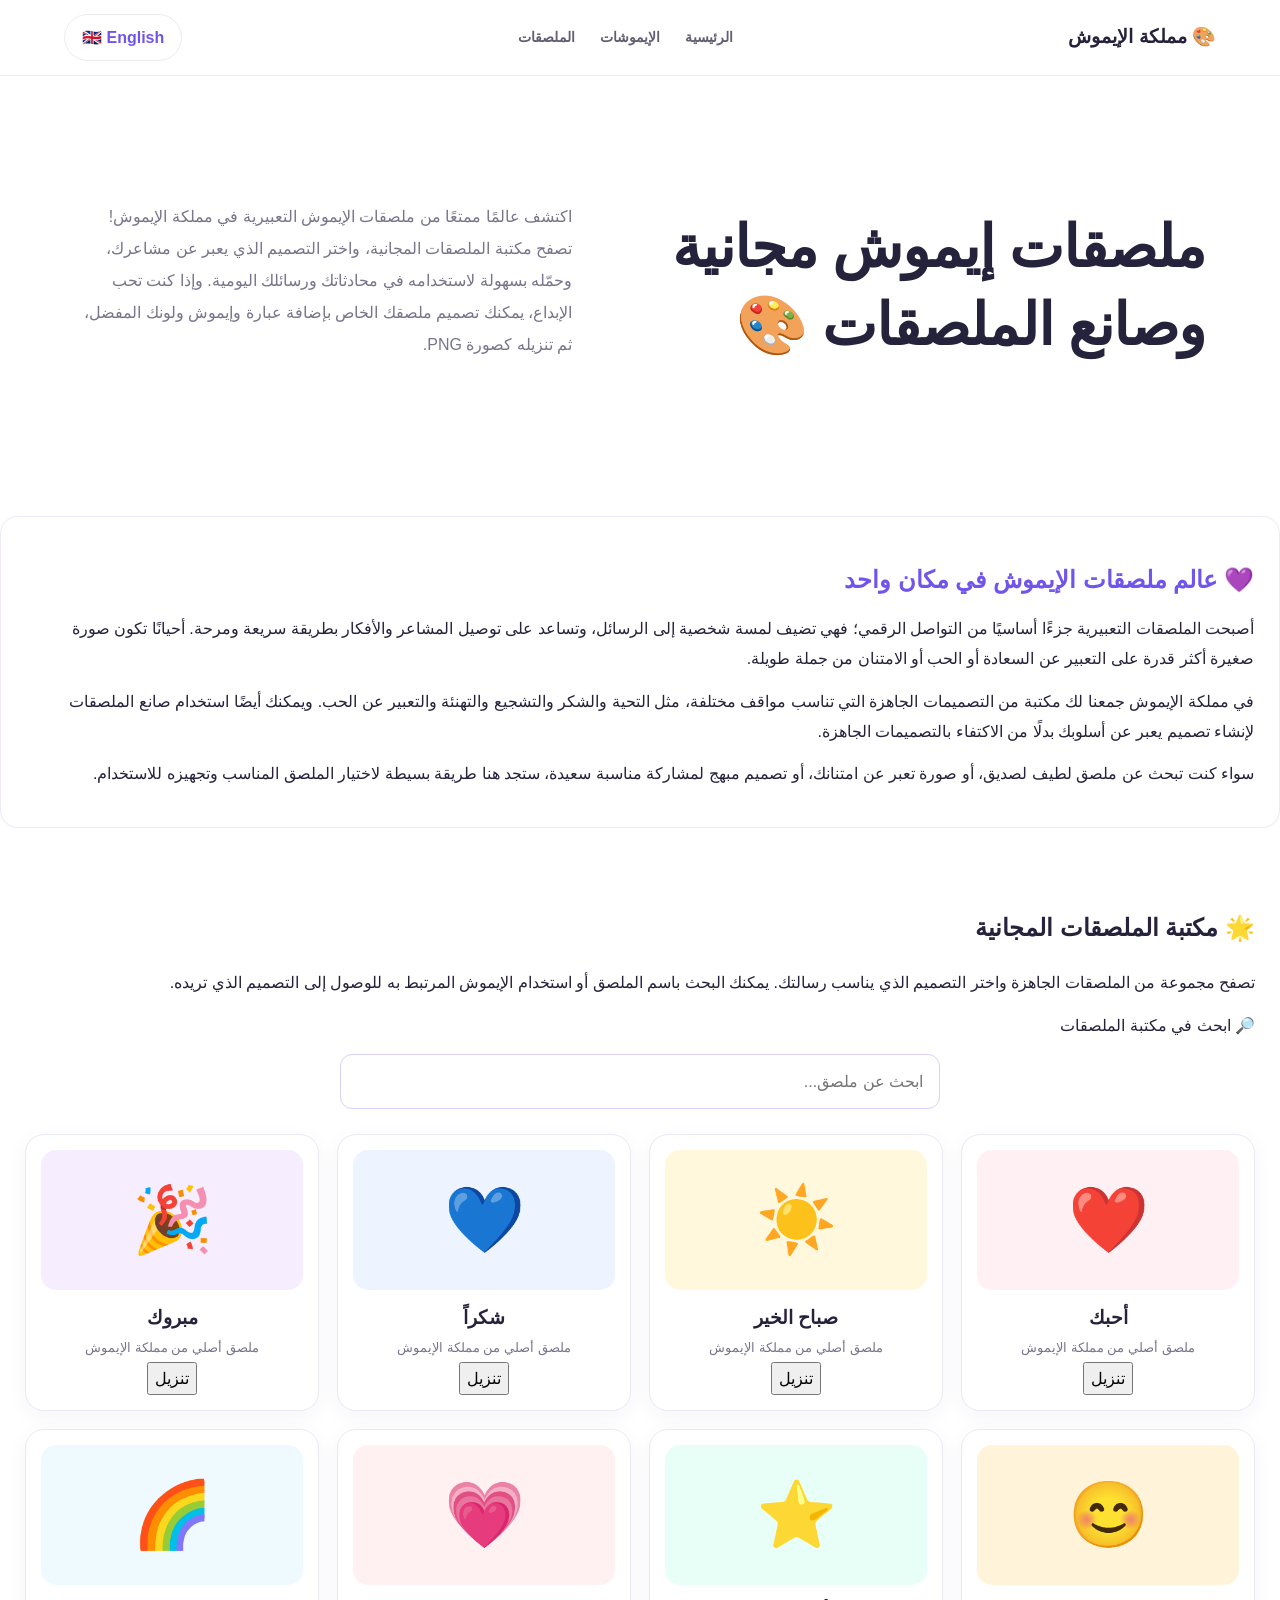
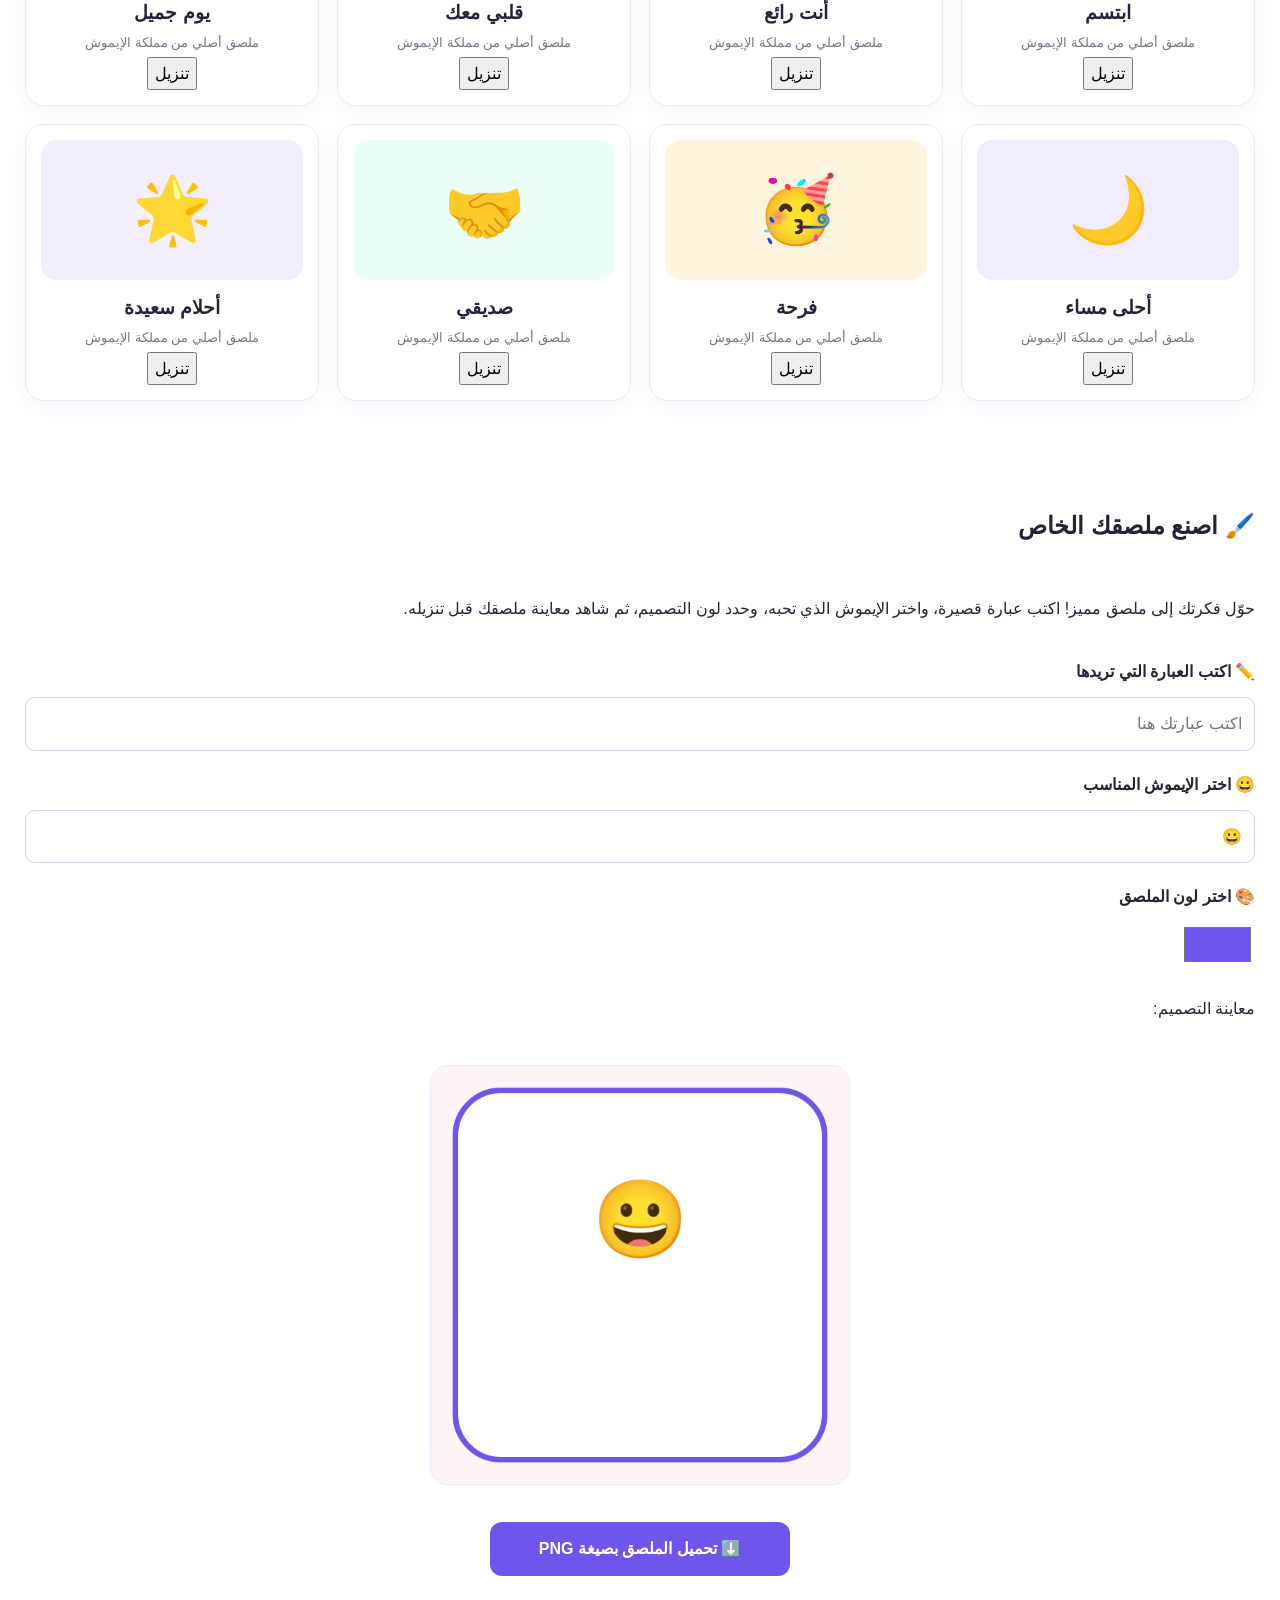
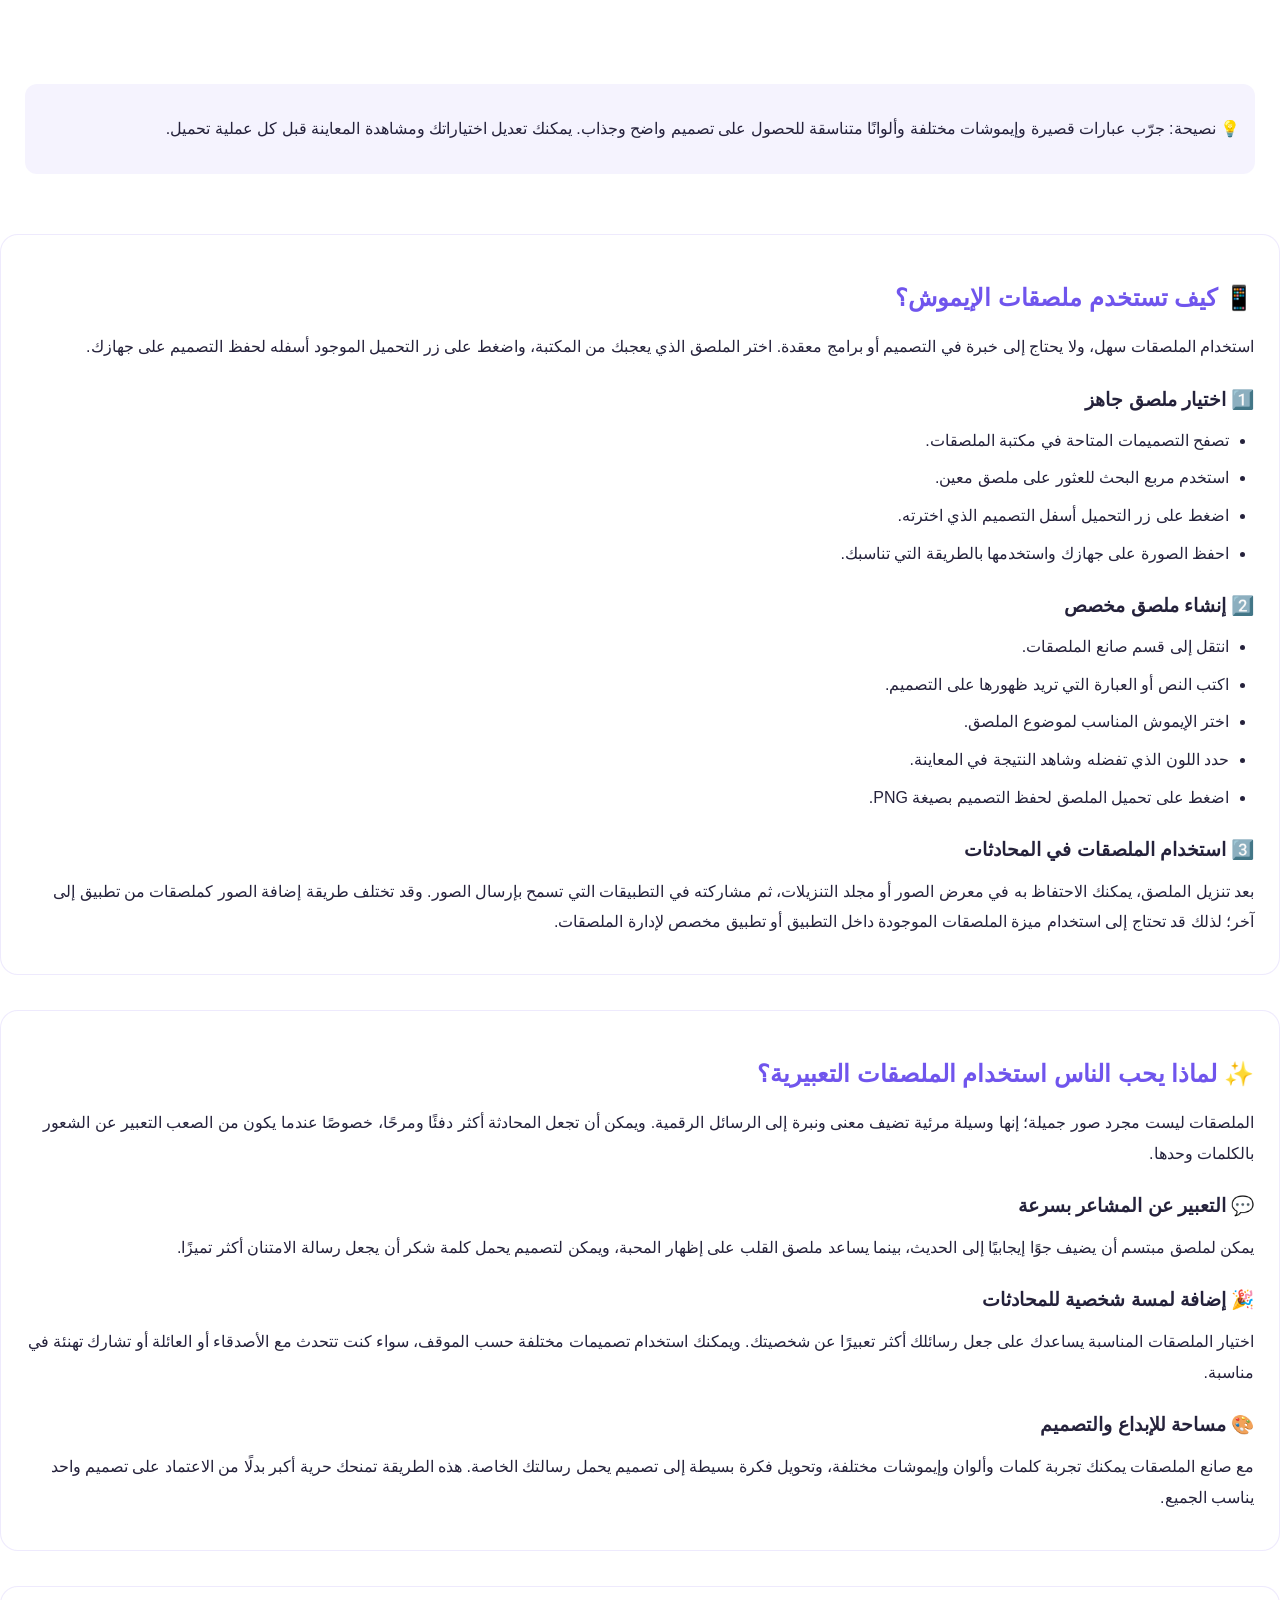
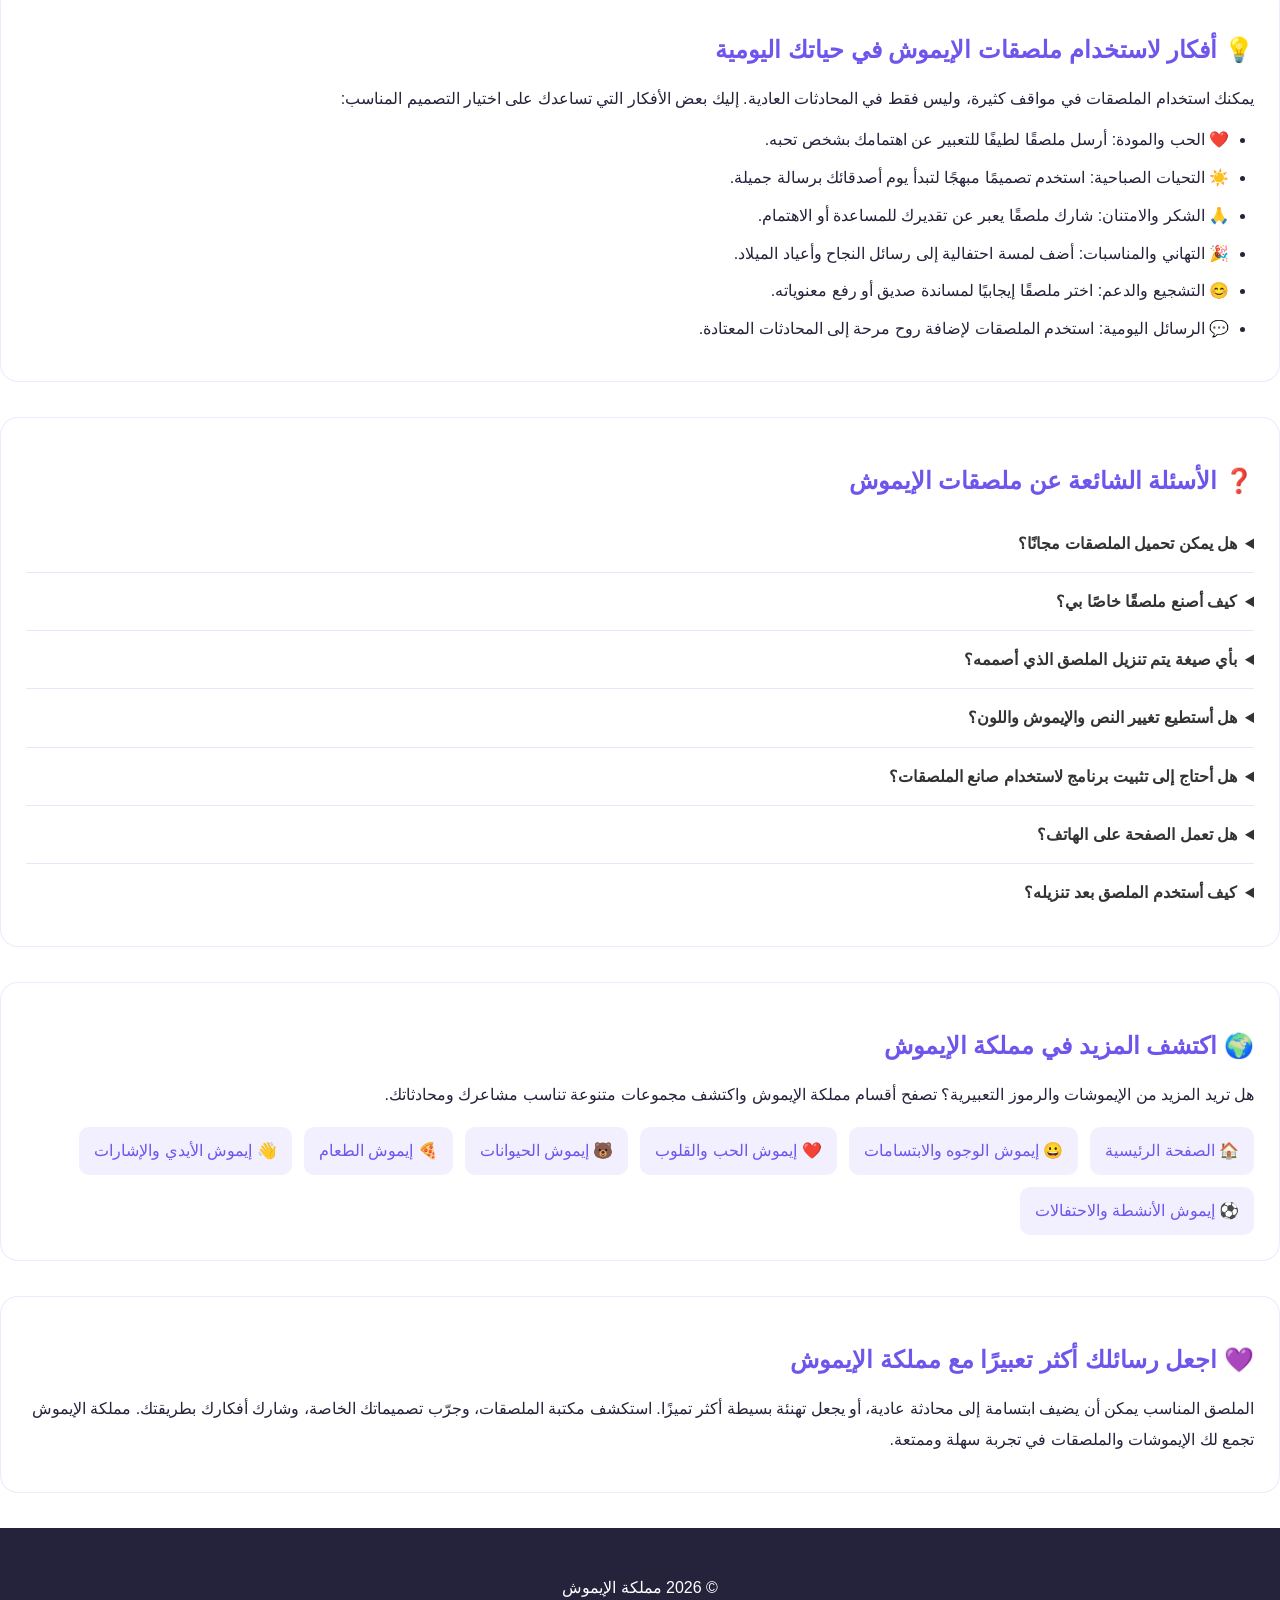
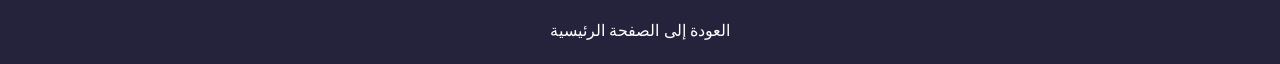
<file: stickers.html>
<!DOCTYPE html>
<html lang="ar" dir="rtl">
<head>
  <meta charset="UTF-8">
  <meta name="viewport" content="width=device-width, initial-scale=1.0">
  <meta name="theme-color" content="#7055ed">

  <title>ملصقات إيموش مجانية وصانع الملصقات | مملكة الإيموش</title>

  <meta name="description" content="اكتشف مكتبة ملصقات إيموش مجانية من مملكة الإيموش. حمّل ملصقات تعبيرية للمحادثات، وابحث عن تصميمك المفضل، أو اصنع ملصقك الخاص بالنص والإيموش واللون الذي تختاره.">

  <meta name="keywords" content="ملصقات إيموش, ملصقات مجانية, ملصقات تعبيرية, تحميل ملصقات, صانع ملصقات, تصميم ملصقات, ملصقات واتساب, Emoji Stickers, Free Stickers">

  <meta name="robots" content="index, follow">
  <meta name="author" content="Emojiland">

  <link rel="canonical" href="https://emojiland.pages.dev/stickers.html">

  <meta property="og:type" content="website">
  <meta property="og:locale" content="ar_AR">
  <meta property="og:site_name" content="مملكة الإيموش | Emojiland">
  <meta property="og:title" content="ملصقات إيموش مجانية وصانع الملصقات | مملكة الإيموش">
  <meta property="og:description" content="تصفح ملصقات إيموش مجانية، وحمّل تصميماتك المفضلة أو اصنع ملصقك الخاص بسهولة.">
  <meta property="og:url" content="https://emojiland.pages.dev/stickers.html">

  <meta name="twitter:card" content="summary">
  <meta name="twitter:title" content="ملصقات إيموش مجانية | مملكة الإيموش">
  <meta name="twitter:description" content="اكتشف ملصقات تعبيرية مجانية وصمّم ملصقك الخاص أونلاين.">

  <link rel="stylesheet" href="style.css">

  <script async src="https://www.googletagmanager.com/gtag/js?id=G-NZ00TSPTWC"></script>
  <script>
    window.dataLayer = window.dataLayer || [];
    function gtag(){dataLayer.push(arguments);}
    gtag('js', new Date());
    gtag('config', 'G-NZ00TSPTWC');
  </script>

  <style>
    .stickers-intro,
    .stickers-guide,
    .stickers-benefits,
    .stickers-ideas,
    .stickers-faq,
    .stickers-links {
      margin: 35px 0;
      padding: 25px;
      background: var(--card-bg, #fff);
      border-radius: 18px;
      border: 1px solid rgba(112, 85, 237, 0.12);
      line-height: 1.9;
    }

    .stickers-intro p,
    .stickers-guide p,
    .stickers-benefits p,
    .stickers-ideas p {
      margin: 12px 0;
      line-height: 1.9;
    }

    .stickers-intro h2,
    .stickers-guide h2,
    .stickers-benefits h2,
    .stickers-ideas h2,
    .stickers-faq h2,
    .stickers-links h2 {
      color: var(--primary-color, #7055ed);
      margin-bottom: 16px;
      line-height: 1.5;
    }

    .stickers-guide h3,
    .stickers-benefits h3,
    .stickers-ideas h3 {
      margin: 22px 0 10px;
      line-height: 1.6;
    }

    .stickers-guide ul,
    .stickers-benefits ul,
    .stickers-ideas ul {
      padding-inline-start: 25px;
      margin: 12px 0;
    }

    .stickers-guide li,
    .stickers-benefits li,
    .stickers-ideas li {
      margin: 9px 0;
      line-height: 1.8;
    }

    .stickers-section,
    .maker-section {
      margin: 35px 0;
      padding: 25px;
      border-radius: 18px;
      background: var(--card-bg, #fff);
    }

    .stickers-section > h2,
    .maker-section > h2 {
      margin-bottom: 20px;
    }

    #stickerSearch {
      display: block;
      width: 100%;
      max-width: 600px;
      margin: 15px auto 25px;
      padding: 13px 16px;
      border: 1px solid #d8d2f5;
      border-radius: 12px;
      font: inherit;
      outline: none;
    }

    #stickerSearch:focus,
    #stickerText:focus,
    #stickerEmoji:focus {
      border-color: #7055ed;
      box-shadow: 0 0 0 3px rgba(112, 85, 237, 0.12);
    }

    .maker-section {
      display: flex;
      flex-direction: column;
      gap: 12px;
      align-items: stretch;
    }

    .maker-section label {
      font-weight: 600;
      margin-top: 8px;
    }

    #stickerText,
    #stickerEmoji {
      width: 100%;
      padding: 12px;
      border: 1px solid #d8d2f5;
      border-radius: 10px;
      font: inherit;
    }

    #stickerColor {
      width: 75px;
      height: 45px;
      border: 0;
      cursor: pointer;
      background: transparent;
    }

    #stickerCanvas {
      display: block;
      width: 100%;
      max-width: 420px;
      height: auto;
      margin: 15px auto;
      border-radius: 18px;
      border: 1px solid #eee8ff;
      background: #fff5f8;
    }

    #downloadCustomSticker {
      display: block;
      width: 100%;
      max-width: 300px;
      margin: 10px auto;
      padding: 13px 20px;
      border: none;
      border-radius: 12px;
      background: #7055ed;
      color: #fff;
      font: inherit;
      font-weight: bold;
      cursor: pointer;
      transition: opacity 0.2s, transform 0.2s;
    }

    #downloadCustomSticker:hover {
      opacity: 0.9;
      transform: translateY(-2px);
    }

    #copyMessage {
      text-align: center;
      min-height: 24px;
      color: #159b83;
      font-weight: 600;
    }

    .stickers-faq details {
      padding: 15px 0;
      border-bottom: 1px solid rgba(112, 85, 237, 0.15);
    }

    .stickers-faq details:last-child {
      border-bottom: none;
    }

    .stickers-faq summary {
      cursor: pointer;
      font-weight: bold;
      line-height: 1.7;
      color: var(--text-color, #333);
    }

    .stickers-faq details p {
      margin: 12px 0 0;
      line-height: 1.9;
    }

    .stickers-links .internal-links {
      display: flex;
      flex-wrap: wrap;
      gap: 12px;
      margin-top: 15px;
    }

    .stickers-links .internal-links a {
      display: inline-block;
      padding: 9px 15px;
      border-radius: 10px;
      background: rgba(112, 85, 237, 0.09);
      color: var(--primary-color, #7055ed);
      text-decoration: none;
      transition: background 0.2s;
    }

    .stickers-links .internal-links a:hover {
      background: rgba(112, 85, 237, 0.17);
    }

    .stickers-note {
      padding: 15px;
      margin-top: 18px;
      border-radius: 12px;
      background: rgba(112, 85, 237, 0.07);
      line-height: 1.8;
    }

    @media (max-width: 600px) {
      .stickers-intro,
      .stickers-guide,
      .stickers-benefits,
      .stickers-ideas,
      .stickers-faq,
      .stickers-links,
      .stickers-section,
      .maker-section {
        padding: 17px;
        margin: 22px 0;
      }

      .stickers-links .internal-links {
        flex-direction: column;
      }

      .stickers-links .internal-links a {
        text-align: center;
      }
    }
  </style>
</head>

<body>

  <header class="header">
    <div class="container header-content">

      <a href="index.html" class="logo">
        🎨 مملكة الإيموش
      </a>

      <nav class="nav" aria-label="Main navigation">
        <a href="index.html" data-ar="الرئيسية" data-en="Home">الرئيسية</a>
        <a href="index.html#emojis" data-ar="الإيموشات" data-en="Emojis">الإيموشات</a>
        <a href="stickers.html" data-ar="الملصقات" data-en="Stickers">الملصقات</a>
      </nav>

      <button id="languageButton" class="language-button" type="button"
        data-ar="English" data-en="العربية">
        English
      </button>

    </div>
  </header>

  <main class="container">

    <!-- مقدمة الصفحة -->
    <section class="hero">
      <h1 data-ar="ملصقات إيموش مجانية وصانع الملصقات 🎨"
          data-en="Free Emoji Stickers & Sticker Maker 🎨">
        ملصقات إيموش مجانية وصانع الملصقات 🎨
      </h1>

      <p data-ar="اكتشف عالمًا ممتعًا من ملصقات الإيموش التعبيرية في مملكة الإيموش! تصفح مكتبة الملصقات المجانية، واختر التصميم الذي يعبر عن مشاعرك، وحمّله بسهولة لاستخدامه في محادثاتك ورسائلك اليومية. وإذا كنت تحب الإبداع، يمكنك تصميم ملصقك الخاص بإضافة عبارة وإيموش ولونك المفضل، ثم تنزيله كصورة PNG."
         data-en="Explore a fun collection of expressive emoji stickers at Emojiland! Browse our free sticker library, choose a design that matches your feelings, and download it for your everyday messages and conversations. If you enjoy creating, use our simple sticker maker to combine your own text, emoji, and favorite color, then save your custom design as a PNG image.">
        اكتشف عالمًا ممتعًا من ملصقات الإيموش التعبيرية في مملكة الإيموش! تصفح مكتبة الملصقات المجانية، واختر التصميم الذي يعبر عن مشاعرك، وحمّله بسهولة لاستخدامه في محادثاتك ورسائلك اليومية. وإذا كنت تحب الإبداع، يمكنك تصميم ملصقك الخاص بإضافة عبارة وإيموش ولونك المفضل، ثم تنزيله كصورة PNG.
      </p>
    </section>

    <!-- محتوى تمهيدي -->
    <section class="stickers-intro">

      <h2 data-ar="💜 عالم ملصقات الإيموش في مكان واحد"
          data-en="💜 Your World of Emoji Stickers in One Place">
        💜 عالم ملصقات الإيموش في مكان واحد
      </h2>

      <p data-ar="أصبحت الملصقات التعبيرية جزءًا أساسيًا من التواصل الرقمي؛ فهي تضيف لمسة شخصية إلى الرسائل، وتساعد على توصيل المشاعر والأفكار بطريقة سريعة ومرحة. أحيانًا تكون صورة صغيرة أكثر قدرة على التعبير عن السعادة أو الحب أو الامتنان من جملة طويلة."
         data-en="Stickers have become an important part of digital communication. They add personality to messages and help express feelings and ideas in a quick, playful way. Sometimes, a small expressive image can communicate happiness, love, or gratitude better than a long sentence.">
        أصبحت الملصقات التعبيرية جزءًا أساسيًا من التواصل الرقمي؛ فهي تضيف لمسة شخصية إلى الرسائل، وتساعد على توصيل المشاعر والأفكار بطريقة سريعة ومرحة. أحيانًا تكون صورة صغيرة أكثر قدرة على التعبير عن السعادة أو الحب أو الامتنان من جملة طويلة.
      </p>

      <p data-ar="في مملكة الإيموش جمعنا لك مكتبة من التصميمات الجاهزة التي تناسب مواقف مختلفة، مثل التحية والشكر والتشجيع والتهنئة والتعبير عن الحب. ويمكنك أيضًا استخدام صانع الملصقات لإنشاء تصميم يعبر عن أسلوبك بدلًا من الاكتفاء بالتصميمات الجاهزة."
         data-en="At Emojiland, you can explore ready-made designs for different occasions, including greetings, gratitude, encouragement, congratulations, and love. You can also use the sticker maker to create a design that reflects your own style instead of relying only on ready-made stickers.">
        في مملكة الإيموش جمعنا لك مكتبة من التصميمات الجاهزة التي تناسب مواقف مختلفة، مثل التحية والشكر والتشجيع والتهنئة والتعبير عن الحب. ويمكنك أيضًا استخدام صانع الملصقات لإنشاء تصميم يعبر عن أسلوبك بدلًا من الاكتفاء بالتصميمات الجاهزة.
      </p>

      <p data-ar="سواء كنت تبحث عن ملصق لطيف لصديق، أو صورة تعبر عن امتنانك، أو تصميم مبهج لمشاركة مناسبة سعيدة، ستجد هنا طريقة بسيطة لاختيار الملصق المناسب وتجهيزه للاستخدام."
         data-en="Whether you need a cute sticker for a friend, an image to show appreciation, or a cheerful design for a special occasion, you will find an easy way to choose and prepare a sticker for your messages.">
        سواء كنت تبحث عن ملصق لطيف لصديق، أو صورة تعبر عن امتنانك، أو تصميم مبهج لمشاركة مناسبة سعيدة، ستجد هنا طريقة بسيطة لاختيار الملصق المناسب وتجهيزه للاستخدام.
      </p>

    </section>

    <!-- مكتبة الملصقات -->
    <section class="stickers-section" id="sticker-library">

      <h2 data-ar="🌟 مكتبة الملصقات المجانية"
          data-en="🌟 Free Sticker Library">
        🌟 مكتبة الملصقات المجانية
      </h2>

      <p data-ar="تصفح مجموعة من الملصقات الجاهزة واختر التصميم الذي يناسب رسالتك. يمكنك البحث باسم الملصق أو استخدام الإيموش المرتبط به للوصول إلى التصميم الذي تريده."
         data-en="Browse a collection of ready-made stickers and choose a design that fits your message. Search by sticker name or use its associated emoji to find the design you want.">
        تصفح مجموعة من الملصقات الجاهزة واختر التصميم الذي يناسب رسالتك. يمكنك البحث باسم الملصق أو استخدام الإيموش المرتبط به للوصول إلى التصميم الذي تريده.
      </p>

      <label for="stickerSearch" data-ar="🔎 ابحث في مكتبة الملصقات"
        data-en="🔎 Search the sticker library">
        🔎 ابحث في مكتبة الملصقات
      </label>

      <input
        id="stickerSearch"
        type="search"
        placeholder="ابحث عن ملصق..."
        data-ar-placeholder="ابحث عن ملصق..."
        data-en-placeholder="Search stickers..."
        aria-label="البحث عن الملصقات | Search stickers"
        autocomplete="off">

      <div id="stickerGrid" class="sticker-grid" aria-live="polite"></div>

      <noscript>
        <p>لتصفح الملصقات واستخدام صانع الملصقات، يرجى تفعيل JavaScript في المتصفح.</p>
      </noscript>

    </section>

    <!-- صانع الملصقات -->
    <section class="maker-section" id="sticker-maker">

      <h2 data-ar="🖌️ اصنع ملصقك الخاص"
          data-en="🖌️ Create Your Own Sticker">
        🖌️ اصنع ملصقك الخاص
      </h2>

      <p data-ar="حوّل فكرتك إلى ملصق مميز! اكتب عبارة قصيرة، واختر الإيموش الذي تحبه، وحدد لون التصميم، ثم شاهد معاينة ملصقك قبل تنزيله."
         data-en="Turn your idea into a unique sticker! Enter a short message, choose an emoji, select a design color, and preview your sticker before downloading it.">
        حوّل فكرتك إلى ملصق مميز! اكتب عبارة قصيرة، واختر الإيموش الذي تحبه، وحدد لون التصميم، ثم شاهد معاينة ملصقك قبل تنزيله.
      </p>

      <label for="stickerText" data-ar="✏️ اكتب العبارة التي تريدها"
        data-en="✏️ Enter your message">
        ✏️ اكتب العبارة التي تريدها
      </label>

      <input
        id="stickerText"
        type="text"
        maxlength="40"
        placeholder="اكتب عبارتك هنا"
        data-ar-placeholder="اكتب عبارتك هنا"
        data-en-placeholder="Type your message"
        autocomplete="off">

      <label for="stickerEmoji" data-ar="😀 اختر الإيموش المناسب"
        data-en="😀 Choose your emoji">
        😀 اختر الإيموش المناسب
      </label>

      <input
        id="stickerEmoji"
        type="text"
        value="😀"
        maxlength="8"
        aria-label="الإيموش المستخدم في الملصق | Sticker emoji">

      <label for="stickerColor" data-ar="🎨 اختر لون الملصق"
        data-en="🎨 Choose sticker color">
        🎨 اختر لون الملصق
      </label>

      <input
        id="stickerColor"
        type="color"
        value="#7055ed"
        aria-label="لون الملصق | Sticker color">

      <p data-ar="معاينة التصميم:"
         data-en="Sticker preview:">
        معاينة التصميم:
      </p>

      <canvas
        id="stickerCanvas"
        width="600"
        height="600"
        role="img"
        aria-label="معاينة الملصق الذي تقوم بتصميمه | Preview of your custom sticker">
      </canvas>

      <button
        id="downloadCustomSticker"
        type="button"
        data-ar="⬇️ تحميل الملصق بصيغة PNG"
        data-en="⬇️ Download Sticker as PNG">
        ⬇️ تحميل الملصق بصيغة PNG
      </button>

      <p id="copyMessage" role="status" aria-live="polite"></p>

      <div class="stickers-note">
        <p data-ar="💡 نصيحة: جرّب عبارات قصيرة وإيموشات مختلفة وألوانًا متناسقة للحصول على تصميم واضح وجذاب. يمكنك تعديل اختياراتك ومشاهدة المعاينة قبل كل عملية تحميل."
           data-en="💡 Tip: Try short messages, different emojis, and matching colors to create a clear and attractive design. You can change your choices and preview the result before downloading.">
          💡 نصيحة: جرّب عبارات قصيرة وإيموشات مختلفة وألوانًا متناسقة للحصول على تصميم واضح وجذاب. يمكنك تعديل اختياراتك ومشاهدة المعاينة قبل كل عملية تحميل.
        </p>
      </div>

    </section>

    <!-- دليل استخدام الملصقات -->
    <section class="stickers-guide">

      <h2 data-ar="📱 كيف تستخدم ملصقات الإيموش؟"
          data-en="📱 How to Use Emoji Stickers">
        📱 كيف تستخدم ملصقات الإيموش؟
      </h2>

      <p data-ar="استخدام الملصقات سهل، ولا يحتاج إلى خبرة في التصميم أو برامج معقدة. اختر الملصق الذي يعجبك من المكتبة، واضغط على زر التحميل الموجود أسفله لحفظ التصميم على جهازك."
         data-en="Using stickers is simple and does not require design experience or complicated software. Choose a sticker from the library and click its download button to save the design to your device.">
        استخدام الملصقات سهل، ولا يحتاج إلى خبرة في التصميم أو برامج معقدة. اختر الملصق الذي يعجبك من المكتبة، واضغط على زر التحميل الموجود أسفله لحفظ التصميم على جهازك.
      </p>

      <h3 data-ar="1️⃣ اختيار ملصق جاهز"
          data-en="1️⃣ Choose a Ready-Made Sticker">
        1️⃣ اختيار ملصق جاهز
      </h3>

      <ul>
        <li data-ar="تصفح التصميمات المتاحة في مكتبة الملصقات."
            data-en="Browse the available designs in the sticker library.">
          تصفح التصميمات المتاحة في مكتبة الملصقات.
        </li>
        <li data-ar="استخدم مربع البحث للعثور على ملصق معين."
            data-en="Use the search box to find a specific sticker.">
          استخدم مربع البحث للعثور على ملصق معين.
        </li>
        <li data-ar="اضغط على زر التحميل أسفل التصميم الذي اخترته."
            data-en="Click the download button below your chosen design.">
          اضغط على زر التحميل أسفل التصميم الذي اخترته.
        </li>
        <li data-ar="احفظ الصورة على جهازك واستخدمها بالطريقة التي تناسبك."
            data-en="Save the image to your device and use it however you like.">
          احفظ الصورة على جهازك واستخدمها بالطريقة التي تناسبك.
        </li>
      </ul>

      <h3 data-ar="2️⃣ إنشاء ملصق مخصص"
          data-en="2️⃣ Create a Custom Sticker">
        2️⃣ إنشاء ملصق مخصص
      </h3>

      <ul>
        <li data-ar="انتقل إلى قسم صانع الملصقات."
            data-en="Go to the sticker maker section.">
          انتقل إلى قسم صانع الملصقات.
        </li>
        <li data-ar="اكتب النص أو العبارة التي تريد ظهورها على التصميم."
            data-en="Enter the text or message you want on your design.">
          اكتب النص أو العبارة التي تريد ظهورها على التصميم.
        </li>
        <li data-ar="اختر الإيموش المناسب لموضوع الملصق."
            data-en="Choose an emoji that matches your sticker's theme.">
          اختر الإيموش المناسب لموضوع الملصق.
        </li>
        <li data-ar="حدد اللون الذي تفضله وشاهد النتيجة في المعاينة."
            data-en="Select your preferred color and view the preview.">
          حدد اللون الذي تفضله وشاهد النتيجة في المعاينة.
        </li>
        <li data-ar="اضغط على تحميل الملصق لحفظ التصميم بصيغة PNG."
            data-en="Click Download Sticker to save your design as a PNG image.">
          اضغط على تحميل الملصق لحفظ التصميم بصيغة PNG.
        </li>
      </ul>

      <h3 data-ar="3️⃣ استخدام الملصقات في المحادثات"
          data-en="3️⃣ Using Stickers in Conversations">
        3️⃣ استخدام الملصقات في المحادثات
      </h3>

      <p data-ar="بعد تنزيل الملصق، يمكنك الاحتفاظ به في معرض الصور أو مجلد التنزيلات، ثم مشاركته في التطبيقات التي تسمح بإرسال الصور. وقد تختلف طريقة إضافة الصور كملصقات من تطبيق إلى آخر؛ لذلك قد تحتاج إلى استخدام ميزة الملصقات الموجودة داخل التطبيق أو تطبيق مخصص لإدارة الملصقات."
         data-en="After downloading a sticker, you can keep it in your photo gallery or downloads folder and share it through apps that support image messages. The process of adding images as stickers differs between apps, so you may need to use the app's built-in sticker feature or a dedicated sticker manager.">
        بعد تنزيل الملصق، يمكنك الاحتفاظ به في معرض الصور أو مجلد التنزيلات، ثم مشاركته في التطبيقات التي تسمح بإرسال الصور. وقد تختلف طريقة إضافة الصور كملصقات من تطبيق إلى آخر؛ لذلك قد تحتاج إلى استخدام ميزة الملصقات الموجودة داخل التطبيق أو تطبيق مخصص لإدارة الملصقات.
      </p>

    </section>

    <!-- فوائد الملصقات -->
    <section class="stickers-benefits">

      <h2 data-ar="✨ لماذا يحب الناس استخدام الملصقات التعبيرية؟"
          data-en="✨ Why Do People Love Using Stickers?">
        ✨ لماذا يحب الناس استخدام الملصقات التعبيرية؟
      </h2>

      <p data-ar="الملصقات ليست مجرد صور جميلة؛ إنها وسيلة مرئية تضيف معنى ونبرة إلى الرسائل الرقمية. ويمكن أن تجعل المحادثة أكثر دفئًا ومرحًا، خصوصًا عندما يكون من الصعب التعبير عن الشعور بالكلمات وحدها."
         data-en="Stickers are more than decorative images. They are a visual way to add meaning and tone to digital messages. They can make conversations feel warmer and more playful, especially when words alone are not enough to express a feeling.">
        الملصقات ليست مجرد صور جميلة؛ إنها وسيلة مرئية تضيف معنى ونبرة إلى الرسائل الرقمية. ويمكن أن تجعل المحادثة أكثر دفئًا ومرحًا، خصوصًا عندما يكون من الصعب التعبير عن الشعور بالكلمات وحدها.
      </p>

      <h3 data-ar="💬 التعبير عن المشاعر بسرعة"
          data-en="💬 Express Feelings Quickly">
        💬 التعبير عن المشاعر بسرعة
      </h3>

      <p data-ar="يمكن لملصق مبتسم أن يضيف جوًا إيجابيًا إلى الحديث، بينما يساعد ملصق القلب على إظهار المحبة، ويمكن لتصميم يحمل كلمة شكر أن يجعل رسالة الامتنان أكثر تميزًا."
         data-en="A smiling sticker can add a positive mood to a conversation, while a heart can show affection. A design with a thank-you message can also make an expression of gratitude feel more personal.">
        يمكن لملصق مبتسم أن يضيف جوًا إيجابيًا إلى الحديث، بينما يساعد ملصق القلب على إظهار المحبة، ويمكن لتصميم يحمل كلمة شكر أن يجعل رسالة الامتنان أكثر تميزًا.
      </p>

      <h3 data-ar="🎉 إضافة لمسة شخصية للمحادثات"
          data-en="🎉 Add Personality to Conversations">
        🎉 إضافة لمسة شخصية للمحادثات
      </h3>

      <p data-ar="اختيار الملصقات المناسبة يساعدك على جعل رسائلك أكثر تعبيرًا عن شخصيتك. ويمكنك استخدام تصميمات مختلفة حسب الموقف، سواء كنت تتحدث مع الأصدقاء أو العائلة أو تشارك تهنئة في مناسبة."
         data-en="Choosing the right stickers helps make your messages reflect your personality. You can use different designs depending on the situation, whether you are chatting with friends and family or sharing a greeting for a special occasion.">
        اختيار الملصقات المناسبة يساعدك على جعل رسائلك أكثر تعبيرًا عن شخصيتك. ويمكنك استخدام تصميمات مختلفة حسب الموقف، سواء كنت تتحدث مع الأصدقاء أو العائلة أو تشارك تهنئة في مناسبة.
      </p>

      <h3 data-ar="🎨 مساحة للإبداع والتصميم"
          data-en="🎨 A Space for Creativity and Design">
        🎨 مساحة للإبداع والتصميم
      </h3>

      <p data-ar="مع صانع الملصقات يمكنك تجربة كلمات وألوان وإيموشات مختلفة، وتحويل فكرة بسيطة إلى تصميم يحمل رسالتك الخاصة. هذه الطريقة تمنحك حرية أكبر بدلًا من الاعتماد على تصميم واحد يناسب الجميع."
         data-en="With the sticker maker, you can experiment with different words, colors, and emojis to turn a simple idea into a design with your own message. This gives you more freedom than relying on one design for every situation.">
        مع صانع الملصقات يمكنك تجربة كلمات وألوان وإيموشات مختلفة، وتحويل فكرة بسيطة إلى تصميم يحمل رسالتك الخاصة. هذه الطريقة تمنحك حرية أكبر بدلًا من الاعتماد على تصميم واحد يناسب الجميع.
      </p>

    </section>

    <!-- أفكار الاستخدام -->
    <section class="stickers-ideas">

      <h2 data-ar="💡 أفكار لاستخدام ملصقات الإيموش في حياتك اليومية"
          data-en="💡 Everyday Ideas for Using Emoji Stickers">
        💡 أفكار لاستخدام ملصقات الإيموش في حياتك اليومية
      </h2>

      <p data-ar="يمكنك استخدام الملصقات في مواقف كثيرة، وليس فقط في المحادثات العادية. إليك بعض الأفكار التي تساعدك على اختيار التصميم المناسب:"
         data-en="You can use stickers in many situations, not just everyday chats. Here are some ideas to help you choose the right design:">
        يمكنك استخدام الملصقات في مواقف كثيرة، وليس فقط في المحادثات العادية. إليك بعض الأفكار التي تساعدك على اختيار التصميم المناسب:
      </p>

      <ul>
        <li data-ar="❤️ الحب والمودة: أرسل ملصقًا لطيفًا للتعبير عن اهتمامك بشخص تحبه."
            data-en="❤️ Love and affection: Send a sweet sticker to show someone you care.">
          ❤️ الحب والمودة: أرسل ملصقًا لطيفًا للتعبير عن اهتمامك بشخص تحبه.
        </li>
        <li data-ar="☀️ التحيات الصباحية: استخدم تصميمًا مبهجًا لتبدأ يوم أصدقائك برسالة جميلة."
            data-en="☀️ Morning greetings: Use a cheerful design to start your friends' day with a lovely message.">
          ☀️ التحيات الصباحية: استخدم تصميمًا مبهجًا لتبدأ يوم أصدقائك برسالة جميلة.
        </li>
        <li data-ar="🙏 الشكر والامتنان: شارك ملصقًا يعبر عن تقديرك للمساعدة أو الاهتمام."
            data-en="🙏 Gratitude: Share a sticker to show appreciation for help or kindness.">
          🙏 الشكر والامتنان: شارك ملصقًا يعبر عن تقديرك للمساعدة أو الاهتمام.
        </li>
        <li data-ar="🎉 التهاني والمناسبات: أضف لمسة احتفالية إلى رسائل النجاح وأعياد الميلاد."
            data-en="🎉 Congratulations and celebrations: Add a festive touch to success messages and birthdays.">
          🎉 التهاني والمناسبات: أضف لمسة احتفالية إلى رسائل النجاح وأعياد الميلاد.
        </li>
        <li data-ar="😊 التشجيع والدعم: اختر ملصقًا إيجابيًا لمساندة صديق أو رفع معنوياته."
            data-en="😊 Encouragement and support: Choose a positive sticker to support a friend or lift their spirits.">
          😊 التشجيع والدعم: اختر ملصقًا إيجابيًا لمساندة صديق أو رفع معنوياته.
        </li>
        <li data-ar="💬 الرسائل اليومية: استخدم الملصقات لإضافة روح مرحة إلى المحادثات المعتادة."
            data-en="💬 Everyday messages: Use stickers to bring a playful touch to regular conversations.">
          💬 الرسائل اليومية: استخدم الملصقات لإضافة روح مرحة إلى المحادثات المعتادة.
        </li>
      </ul>

    </section>

    <!-- الأسئلة الشائعة -->
    <section class="stickers-faq">

      <h2 data-ar="❓ الأسئلة الشائعة عن ملصقات الإيموش"
          data-en="❓ Frequently Asked Questions About Emoji Stickers">
        ❓ الأسئلة الشائعة عن ملصقات الإيموش
      </h2>

      <details>
        <summary data-ar="هل يمكن تحميل الملصقات مجانًا؟"
                 data-en="Can I download the stickers for free?">
          هل يمكن تحميل الملصقات مجانًا؟
        </summary>
        <p data-ar="نعم، يمكنك تصفح مكتبة الملصقات المتاحة في مملكة الإيموش وتنزيل التصميمات الموجودة بها مجانًا من خلال زر التحميل."
           data-en="Yes. You can browse the available sticker library at Emojiland and download its designs for free using the download button.">
          نعم، يمكنك تصفح مكتبة الملصقات المتاحة في مملكة الإيموش وتنزيل التصميمات الموجودة بها مجانًا من خلال زر التحميل.
        </p>
      </details>

      <details>
        <summary data-ar="كيف أصنع ملصقًا خاصًا بي؟"
                 data-en="How can I create my own sticker?">
          كيف أصنع ملصقًا خاصًا بي؟
        </summary>
        <p data-ar="انتقل إلى قسم صانع الملصقات، واكتب العبارة التي تريدها، واختر الإيموش واللون المناسبين، ثم اضغط على زر تحميل الملصق لحفظ التصميم."
           data-en="Go to the sticker maker, enter your message, choose an emoji and a color, then click the download button to save your design.">
          انتقل إلى قسم صانع الملصقات، واكتب العبارة التي تريدها، واختر الإيموش واللون المناسبين، ثم اضغط على زر تحميل الملصق لحفظ التصميم.
        </p>
      </details>

      <details>
        <summary data-ar="بأي صيغة يتم تنزيل الملصق الذي أصممه؟"
                 data-en="What format is my custom sticker downloaded in?">
          بأي صيغة يتم تنزيل الملصق الذي أصممه؟
        </summary>
        <p data-ar="يتم تنزيل التصميم الذي تنشئه باستخدام صانع الملصقات بصيغة PNG، وهي صيغة صور شائعة يمكن فتحها ومشاركتها على معظم الأجهزة."
           data-en="Your custom design is downloaded as a PNG image, a common image format that can be opened and shared on most devices.">
          يتم تنزيل التصميم الذي تنشئه باستخدام صانع الملصقات بصيغة PNG، وهي صيغة صور شائعة يمكن فتحها ومشاركتها على معظم الأجهزة.
        </p>
      </details>

      <details>
        <summary data-ar="هل أستطيع تغيير النص والإيموش واللون؟"
                 data-en="Can I change the text, emoji, and color?">
          هل أستطيع تغيير النص والإيموش واللون؟
        </summary>
        <p data-ar="بالتأكيد. يمكنك تعديل العبارة واختيار إيموش آخر وتغيير اللون، وستظهر التغييرات في معاينة التصميم قبل تنزيله."
           data-en="Absolutely. You can edit the message, choose another emoji, and change the color. Your changes will appear in the preview before downloading.">
          بالتأكيد. يمكنك تعديل العبارة واختيار إيموش آخر وتغيير اللون، وستظهر التغييرات في معاينة التصميم قبل تنزيله.
        </p>
      </details>

      <details>
        <summary data-ar="هل أحتاج إلى تثبيت برنامج لاستخدام صانع الملصقات؟"
                 data-en="Do I need to install software to use the sticker maker?">
          هل أحتاج إلى تثبيت برنامج لاستخدام صانع الملصقات؟
        </summary>
        <p data-ar="لا، يمكنك استخدام صانع الملصقات مباشرة من متصفح الويب على جهازك، دون الحاجة إلى تثبيت برنامج تصميم إضافي."
           data-en="No. You can use the sticker maker directly in your web browser without installing additional design software.">
          لا، يمكنك استخدام صانع الملصقات مباشرة من متصفح الويب على جهازك، دون الحاجة إلى تثبيت برنامج تصميم إضافي.
        </p>
      </details>

      <details>
        <summary data-ar="هل تعمل الصفحة على الهاتف؟"
                 data-en="Does this page work on mobile devices?">
          هل تعمل الصفحة على الهاتف؟
        </summary>
        <p data-ar="نعم، تم إعداد الصفحة لتناسب الشاشات المختلفة، ويمكنك تصفح الملصقات واستخدام صانع الملصقات من الهاتف أو الكمبيوتر."
           data-en="Yes. The page is designed to adapt to different screen sizes, so you can browse stickers and use the sticker maker on both phones and computers.">
          نعم، تم إعداد الصفحة لتناسب الشاشات المختلفة، ويمكنك تصفح الملصقات واستخدام صانع الملصقات من الهاتف أو الكمبيوتر.
        </p>
      </details>

      <details>
        <summary data-ar="كيف أستخدم الملصق بعد تنزيله؟"
                 data-en="How do I use a sticker after downloading it?">
          كيف أستخدم الملصق بعد تنزيله؟
        </summary>
        <p data-ar="بعد حفظ الصورة على جهازك، يمكنك مشاركتها في التطبيقات التي تدعم إرسال الصور. وإذا أردت إضافتها إلى حزمة ملصقات داخل تطبيق معين، فقد تحتاج إلى استخدام أداة الملصقات الخاصة بذلك التطبيق."
           data-en="After saving the image to your device, you can share it through apps that support image messages. To add it to a sticker pack in a specific app, you may need that app's own sticker feature or a compatible sticker manager.">
          بعد حفظ الصورة على جهازك، يمكنك مشاركتها في التطبيقات التي تدعم إرسال الصور. وإذا أردت إضافتها إلى حزمة ملصقات داخل تطبيق معين، فقد تحتاج إلى استخدام أداة الملصقات الخاصة بذلك التطبيق.
        </p>
      </details>

    </section>

    <!-- روابط داخلية -->
    <section class="stickers-links">

      <h2 data-ar="🌍 اكتشف المزيد في مملكة الإيموش"
          data-en="🌍 Explore More at Emojiland">
        🌍 اكتشف المزيد في مملكة الإيموش
      </h2>

      <p data-ar="هل تريد المزيد من الإيموشات والرموز التعبيرية؟ تصفح أقسام مملكة الإيموش واكتشف مجموعات متنوعة تناسب مشاعرك ومحادثاتك."
         data-en="Want more emojis and expressive symbols? Explore the different Emojiland sections and discover collections for your feelings and conversations.">
        هل تريد المزيد من الإيموشات والرموز التعبيرية؟ تصفح أقسام مملكة الإيموش واكتشف مجموعات متنوعة تناسب مشاعرك ومحادثاتك.
      </p>

      <div class="internal-links">

        <a href="index.html"
           data-ar="🏠 الصفحة الرئيسية"
           data-en="🏠 Home">
          🏠 الصفحة الرئيسية
        </a>

        <a href="emojis-smileys.html"
           data-ar="😀 إيموش الوجوه والابتسامات"
           data-en="😀 Smileys & Emotions">
          😀 إيموش الوجوه والابتسامات
        </a>

        <a href="emojis-love.html"
           data-ar="❤️ إيموش الحب والقلوب"
           data-en="❤️ Love & Hearts">
          ❤️ إيموش الحب والقلوب
        </a>

        <a href="emojis-animals.html"
           data-ar="🐻 إيموش الحيوانات"
           data-en="🐻 Animal Emojis">
          🐻 إيموش الحيوانات
        </a>

        <a href="emojis-food.html"
           data-ar="🍕 إيموش الطعام"
           data-en="🍕 Food Emojis">
          🍕 إيموش الطعام
        </a>

        <a href="emojis-hands.html"
           data-ar="👋 إيموش الأيدي والإشارات"
           data-en="👋 Hands & Gestures">
          👋 إيموش الأيدي والإشارات
        </a>

        <a href="emojis-activities.html"
           data-ar="⚽ إيموش الأنشطة والاحتفالات"
           data-en="⚽ Activities & Celebration">
          ⚽ إيموش الأنشطة والاحتفالات
        </a>

      </div>

    </section>

    <!-- خاتمة -->
    <section class="stickers-intro">

      <h2 data-ar="💜 اجعل رسائلك أكثر تعبيرًا مع مملكة الإيموش"
          data-en="💜 Make Your Messages More Expressive with Emojiland">
        💜 اجعل رسائلك أكثر تعبيرًا مع مملكة الإيموش
      </h2>

      <p data-ar="الملصق المناسب يمكن أن يضيف ابتسامة إلى محادثة عادية، أو يجعل تهنئة بسيطة أكثر تميزًا. استكشف مكتبة الملصقات، وجرّب تصميماتك الخاصة، وشارك أفكارك بطريقتك. مملكة الإيموش تجمع لك الإيموشات والملصقات في تجربة سهلة وممتعة."
         data-en="The right sticker can bring a smile to an ordinary conversation or make a simple greeting more memorable. Explore the sticker library, try your own designs, and share your ideas in your own way. Emojiland brings emojis and stickers together in one simple and enjoyable experience.">
        الملصق المناسب يمكن أن يضيف ابتسامة إلى محادثة عادية، أو يجعل تهنئة بسيطة أكثر تميزًا. استكشف مكتبة الملصقات، وجرّب تصميماتك الخاصة، وشارك أفكارك بطريقتك. مملكة الإيموش تجمع لك الإيموشات والملصقات في تجربة سهلة وممتعة.
      </p>

    </section>

  </main>

  <footer class="footer">
    <p>
      © <span id="currentYear"></span>
      <span data-ar="مملكة الإيموش" data-en="Emojiland">مملكة الإيموش</span>
    </p>

    <a href="index.html"
       data-ar="العودة إلى الصفحة الرئيسية"
       data-en="Back to Home">
      العودة إلى الصفحة الرئيسية
    </a>
  </footer>

  <script src="app.js"></script>

  <script>
    document.getElementById("currentYear").textContent =
      new Date().getFullYear();
  </script>

</body>
</html>
</file>
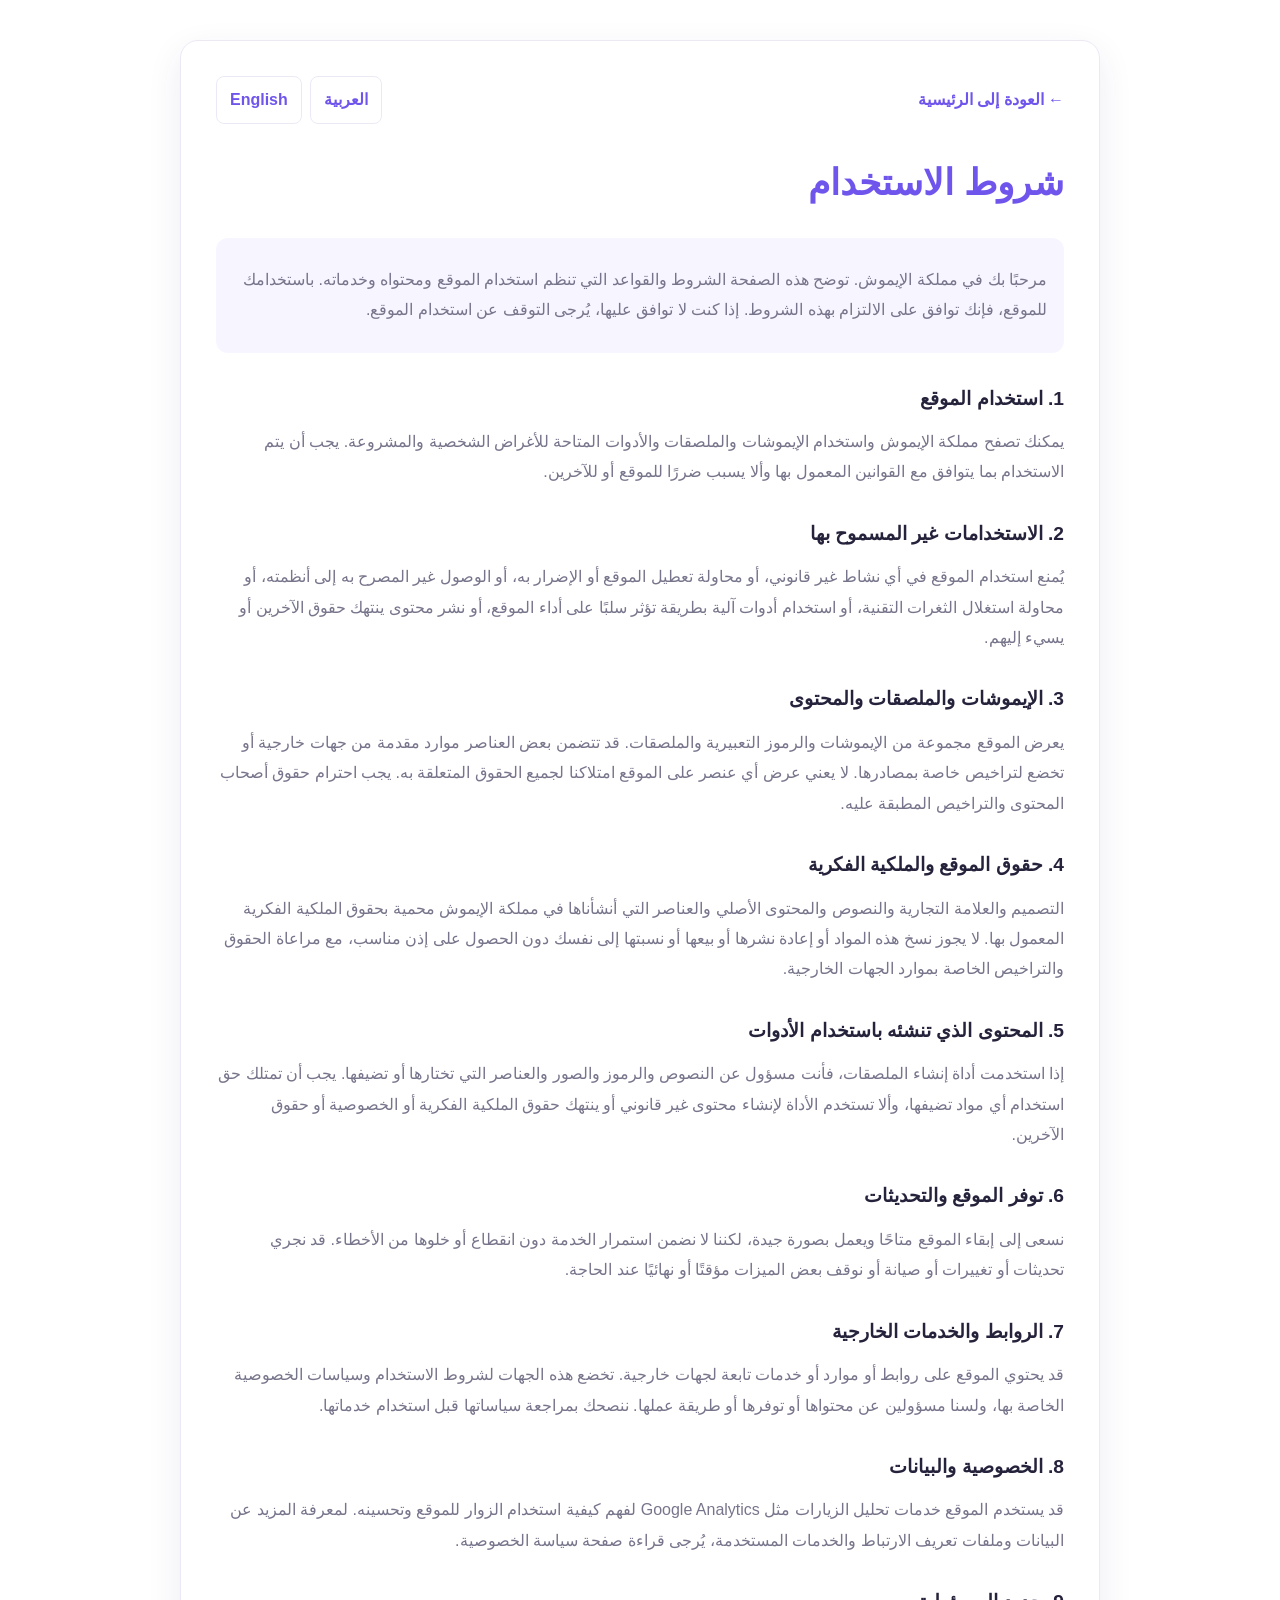
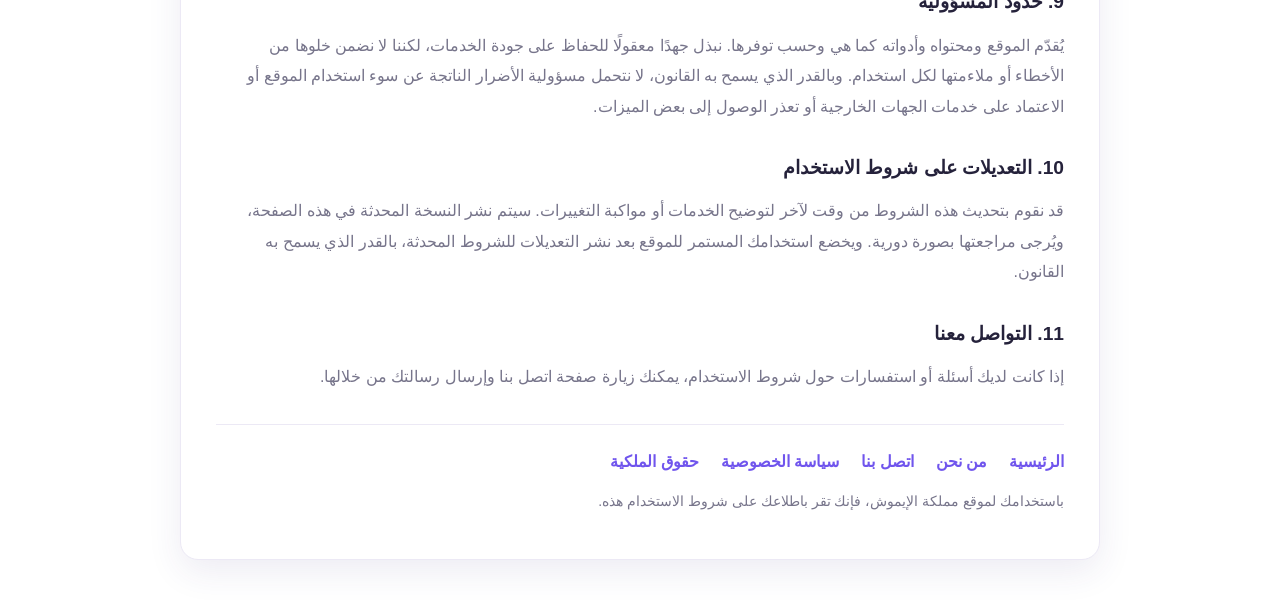
<file: terms.html>
<!DOCTYPE html>
<html lang="ar" dir="rtl">
<head>
  <meta charset="UTF-8">
  <meta name="viewport" content="width=device-width, initial-scale=1.0">
  <meta name="theme-color" content="#7055ed">

  <meta name="description" content="اقرأ شروط استخدام مملكة الإيموش، وتعرّف على قواعد استخدام الإيموشات والملصقات وصانع الملصقات وحقوق المحتوى والروابط الخارجية.">
  <meta name="keywords" content="شروط الاستخدام, مملكة الإيموش, استخدام الإيموش, ملصقات إيموش, صانع الملصقات, حقوق الملكية">
  <meta name="robots" content="index, follow">

  <link rel="canonical" href="https://emojiland.pages.dev/terms.html">

  <meta property="og:type" content="website">
  <meta property="og:title" content="شروط الاستخدام | مملكة الإيموش">
  <meta property="og:description" content="تعرف على شروط وقواعد استخدام الإيموشات والملصقات وأدوات مملكة الإيموش.">
  <meta property="og:url" content="https://emojiland.pages.dev/terms.html">

  <title>شروط استخدام مملكة الإيموش | Terms of Use</title>

  <link rel="stylesheet" href="style.css">

  <!-- Google Analytics -->
  <script async src="https://www.googletagmanager.com/gtag/js?id=G-NZ00TSPTWC"></script>
  <script>
    window.dataLayer = window.dataLayer || [];
    function gtag(){dataLayer.push(arguments);}
    gtag('js', new Date());
    gtag('config', 'G-NZ00TSPTWC');
  </script>

  <style>
    .legal-page {
      width: min(920px, 92%);
      margin: 40px auto;
      padding: 35px;
      background: var(--card-bg, #fff);
      border: 1px solid var(--border, #ece9f5);
      border-radius: 18px;
      box-shadow: var(--shadow, 0 8px 25px rgba(60,43,120,.06));
      line-height: 1.9;
    }

    .legal-top {
      display: flex;
      justify-content: space-between;
      align-items: center;
      flex-wrap: wrap;
      gap: 12px;
      margin-bottom: 25px;
    }

    .legal-back {
      color: var(--primary, #7055ed);
      font-weight: 700;
    }

    .legal-page h1 {
      color: var(--primary, #7055ed);
      font-size: clamp(27px, 5vw, 36px);
      margin: 0 0 20px;
    }

    .legal-page h2 {
      margin-top: 28px;
      margin-bottom: 8px;
      font-size: 1.2rem;
      color: var(--dark, #25223b);
    }

    .legal-page p {
      margin: 10px 0;
      color: var(--muted, #626174);
    }

    .legal-intro {
      padding: 17px;
      background: var(--soft, #f7f5ff);
      border-radius: 12px;
      margin-bottom: 25px;
    }

    .legal-links {
      display: flex;
      flex-wrap: wrap;
      gap: 14px 22px;
      margin-top: 32px;
      padding-top: 22px;
      border-top: 1px solid var(--border, #ece9f5);
    }

    .legal-links a {
      color: var(--primary, #7055ed);
      font-weight: 700;
      text-decoration: none;
    }

    .legal-links a:hover,
    .legal-back:hover {
      text-decoration: underline;
    }

    .language-buttons {
      display: flex;
      gap: 8px;
    }

    .language-buttons button {
      cursor: pointer;
      padding: 8px 13px;
      border: 1px solid var(--border, #ddd);
      border-radius: 8px;
      background: white;
      color: var(--primary, #7055ed);
      font-weight: 700;
      transition: .2s;
    }

    .language-buttons button:hover {
      background: var(--soft, #f7f5ff);
      border-color: var(--primary, #7055ed);
    }

    .legal-note {
      font-size: 14px;
      color: var(--muted, #77758b);
      margin-top: 25px;
    }

    @media (max-width: 600px) {
      .legal-page {
        padding: 22px 17px;
        margin: 20px auto;
      }

      .legal-page h2 {
        font-size: 1.1rem;
      }

      .legal-top {
        align-items: flex-start;
      }

      .legal-links {
        gap: 12px 17px;
      }
    }
  </style>
</head>

<body>

  <main class="legal-page">

    <div class="legal-top">
      <a class="legal-back" href="index.html"
         data-i18n data-ar="← العودة إلى الرئيسية"
         data-en="← Back to Home">
        ← العودة إلى الرئيسية
      </a>

      <div class="language-buttons" aria-label="Language selection">
        <button type="button" data-lang="ar" aria-label="العربية">العربية</button>
        <button type="button" data-lang="en" aria-label="English">English</button>
      </div>
    </div>

    <h1 data-i18n
        data-ar="شروط الاستخدام"
        data-en="Terms of Use">
      شروط الاستخدام
    </h1>

    <div class="legal-intro">
      <p data-i18n
         data-ar="مرحبًا بك في مملكة الإيموش. توضح هذه الصفحة الشروط والقواعد التي تنظم استخدام الموقع ومحتواه وخدماته. باستخدامك للموقع، فإنك توافق على الالتزام بهذه الشروط. إذا كنت لا توافق عليها، يُرجى التوقف عن استخدام الموقع."
         data-en="Welcome to Emojiland. This page explains the terms and rules governing the use of our website, content, and services. By using this website, you agree to these terms. If you do not agree, please stop using the website.">
        مرحبًا بك في مملكة الإيموش. توضح هذه الصفحة الشروط والقواعد التي تنظم استخدام الموقع ومحتواه وخدماته. باستخدامك للموقع، فإنك توافق على الالتزام بهذه الشروط. إذا كنت لا توافق عليها، يُرجى التوقف عن استخدام الموقع.
      </p>
    </div>

    <h2 data-i18n
        data-ar="1. استخدام الموقع"
        data-en="1. Use of the Website">
      1. استخدام الموقع
    </h2>

    <p data-i18n
       data-ar="يمكنك تصفح مملكة الإيموش واستخدام الإيموشات والملصقات والأدوات المتاحة للأغراض الشخصية والمشروعة. يجب أن يتم الاستخدام بما يتوافق مع القوانين المعمول بها وألا يسبب ضررًا للموقع أو للآخرين."
       data-en="You may browse Emojiland and use the available emojis, stickers, and tools for lawful personal purposes. Your use must comply with applicable laws and must not harm the website or others.">
      يمكنك تصفح مملكة الإيموش واستخدام الإيموشات والملصقات والأدوات المتاحة للأغراض الشخصية والمشروعة. يجب أن يتم الاستخدام بما يتوافق مع القوانين المعمول بها وألا يسبب ضررًا للموقع أو للآخرين.
    </p>

    <h2 data-i18n
        data-ar="2. الاستخدامات غير المسموح بها"
        data-en="2. Prohibited Uses">
      2. الاستخدامات غير المسموح بها
    </h2>

    <p data-i18n
       data-ar="يُمنع استخدام الموقع في أي نشاط غير قانوني، أو محاولة تعطيل الموقع أو الإضرار به، أو الوصول غير المصرح به إلى أنظمته، أو محاولة استغلال الثغرات التقنية، أو استخدام أدوات آلية بطريقة تؤثر سلبًا على أداء الموقع، أو نشر محتوى ينتهك حقوق الآخرين أو يسيء إليهم."
       data-en="You must not use the website for illegal activities, attempt to disrupt or damage it, gain unauthorized access to its systems, exploit technical vulnerabilities, use automated tools in ways that negatively affect its performance, or publish content that infringes on or harms the rights of others.">
      يُمنع استخدام الموقع في أي نشاط غير قانوني، أو محاولة تعطيل الموقع أو الإضرار به، أو الوصول غير المصرح به إلى أنظمته، أو محاولة استغلال الثغرات التقنية، أو استخدام أدوات آلية بطريقة تؤثر سلبًا على أداء الموقع، أو نشر محتوى ينتهك حقوق الآخرين أو يسيء إليهم.
    </p>

    <h2 data-i18n
        data-ar="3. الإيموشات والملصقات والمحتوى"
        data-en="3. Emojis, Stickers, and Content">
      3. الإيموشات والملصقات والمحتوى
    </h2>

    <p data-i18n
       data-ar="يعرض الموقع مجموعة من الإيموشات والرموز التعبيرية والملصقات. قد تتضمن بعض العناصر موارد مقدمة من جهات خارجية أو تخضع لتراخيص خاصة بمصادرها. لا يعني عرض أي عنصر على الموقع امتلاكنا لجميع الحقوق المتعلقة به. يجب احترام حقوق أصحاب المحتوى والتراخيص المطبقة عليه."
       data-en="The website provides a collection of emojis, symbols, and stickers. Some items may include resources supplied by third parties or subject to licenses from their original sources. Displaying an item on this website does not mean that we own all rights to it. You must respect the rights of content owners and applicable licenses.">
      يعرض الموقع مجموعة من الإيموشات والرموز التعبيرية والملصقات. قد تتضمن بعض العناصر موارد مقدمة من جهات خارجية أو تخضع لتراخيص خاصة بمصادرها. لا يعني عرض أي عنصر على الموقع امتلاكنا لجميع الحقوق المتعلقة به. يجب احترام حقوق أصحاب المحتوى والتراخيص المطبقة عليه.
    </p>

    <h2 data-i18n
        data-ar="4. حقوق الموقع والملكية الفكرية"
        data-en="4. Website Rights and Intellectual Property">
      4. حقوق الموقع والملكية الفكرية
    </h2>

    <p data-i18n
       data-ar="التصميم والعلامة التجارية والنصوص والمحتوى الأصلي والعناصر التي أنشأناها في مملكة الإيموش محمية بحقوق الملكية الفكرية المعمول بها. لا يجوز نسخ هذه المواد أو إعادة نشرها أو بيعها أو نسبتها إلى نفسك دون الحصول على إذن مناسب، مع مراعاة الحقوق والتراخيص الخاصة بموارد الجهات الخارجية."
       data-en="The design, brand, text, original content, and elements created by Emojiland are protected by applicable intellectual property laws. You may not copy, republish, sell, or claim these materials as your own without appropriate permission, while respecting the rights and licenses of third-party resources.">
      التصميم والعلامة التجارية والنصوص والمحتوى الأصلي والعناصر التي أنشأناها في مملكة الإيموش محمية بحقوق الملكية الفكرية المعمول بها. لا يجوز نسخ هذه المواد أو إعادة نشرها أو بيعها أو نسبتها إلى نفسك دون الحصول على إذن مناسب، مع مراعاة الحقوق والتراخيص الخاصة بموارد الجهات الخارجية.
    </p>

    <h2 data-i18n
        data-ar="5. المحتوى الذي تنشئه باستخدام الأدوات"
        data-en="5. Content You Create Using Our Tools">
      5. المحتوى الذي تنشئه باستخدام الأدوات
    </h2>

    <p data-i18n
       data-ar="إذا استخدمت أداة إنشاء الملصقات، فأنت مسؤول عن النصوص والرموز والصور والعناصر التي تختارها أو تضيفها. يجب أن تمتلك حق استخدام أي مواد تضيفها، وألا تستخدم الأداة لإنشاء محتوى غير قانوني أو ينتهك حقوق الملكية الفكرية أو الخصوصية أو حقوق الآخرين."
       data-en="If you use the sticker maker, you are responsible for the text, emojis, images, and elements you choose or add. You must have the right to use any materials you add, and you must not use the tool to create illegal content or content that violates intellectual property, privacy, or other people's rights.">
      إذا استخدمت أداة إنشاء الملصقات، فأنت مسؤول عن النصوص والرموز والصور والعناصر التي تختارها أو تضيفها. يجب أن تمتلك حق استخدام أي مواد تضيفها، وألا تستخدم الأداة لإنشاء محتوى غير قانوني أو ينتهك حقوق الملكية الفكرية أو الخصوصية أو حقوق الآخرين.
    </p>

    <h2 data-i18n
        data-ar="6. توفر الموقع والتحديثات"
        data-en="6. Website Availability and Updates">
      6. توفر الموقع والتحديثات
    </h2>

    <p data-i18n
       data-ar="نسعى إلى إبقاء الموقع متاحًا ويعمل بصورة جيدة، لكننا لا نضمن استمرار الخدمة دون انقطاع أو خلوها من الأخطاء. قد نجري تحديثات أو تغييرات أو صيانة أو نوقف بعض الميزات مؤقتًا أو نهائيًا عند الحاجة."
       data-en="We aim to keep the website available and functioning properly, but we do not guarantee uninterrupted or error-free service. We may perform updates, changes, or maintenance, or temporarily or permanently discontinue certain features when necessary.">
      نسعى إلى إبقاء الموقع متاحًا ويعمل بصورة جيدة، لكننا لا نضمن استمرار الخدمة دون انقطاع أو خلوها من الأخطاء. قد نجري تحديثات أو تغييرات أو صيانة أو نوقف بعض الميزات مؤقتًا أو نهائيًا عند الحاجة.
    </p>

    <h2 data-i18n
        data-ar="7. الروابط والخدمات الخارجية"
        data-en="7. External Links and Services">
      7. الروابط والخدمات الخارجية
    </h2>

    <p data-i18n
       data-ar="قد يحتوي الموقع على روابط أو موارد أو خدمات تابعة لجهات خارجية. تخضع هذه الجهات لشروط الاستخدام وسياسات الخصوصية الخاصة بها، ولسنا مسؤولين عن محتواها أو توفرها أو طريقة عملها. ننصحك بمراجعة سياساتها قبل استخدام خدماتها."
       data-en="The website may contain links, resources, or services provided by third parties. These parties are governed by their own terms and privacy policies. We are not responsible for their content, availability, or operation. We recommend reviewing their policies before using their services.">
      قد يحتوي الموقع على روابط أو موارد أو خدمات تابعة لجهات خارجية. تخضع هذه الجهات لشروط الاستخدام وسياسات الخصوصية الخاصة بها، ولسنا مسؤولين عن محتواها أو توفرها أو طريقة عملها. ننصحك بمراجعة سياساتها قبل استخدام خدماتها.
    </p>

    <h2 data-i18n
        data-ar="8. الخصوصية والبيانات"
        data-en="8. Privacy and Data">
      8. الخصوصية والبيانات
    </h2>

    <p data-i18n
       data-ar="قد يستخدم الموقع خدمات تحليل الزيارات مثل Google Analytics لفهم كيفية استخدام الزوار للموقع وتحسينه. لمعرفة المزيد عن البيانات وملفات تعريف الارتباط والخدمات المستخدمة، يُرجى قراءة صفحة سياسة الخصوصية."
       data-en="The website may use visitor analytics services such as Google Analytics to understand how visitors use the website and improve it. For more information about data, cookies, and the services used, please read our Privacy Policy.">
      قد يستخدم الموقع خدمات تحليل الزيارات مثل Google Analytics لفهم كيفية استخدام الزوار للموقع وتحسينه. لمعرفة المزيد عن البيانات وملفات تعريف الارتباط والخدمات المستخدمة، يُرجى قراءة صفحة سياسة الخصوصية.
    </p>

    <h2 data-i18n
        data-ar="9. حدود المسؤولية"
        data-en="9. Limitation of Liability">
      9. حدود المسؤولية
    </h2>

    <p data-i18n
       data-ar="يُقدّم الموقع ومحتواه وأدواته كما هي وحسب توفرها. نبذل جهدًا معقولًا للحفاظ على جودة الخدمات، لكننا لا نضمن خلوها من الأخطاء أو ملاءمتها لكل استخدام. وبالقدر الذي يسمح به القانون، لا نتحمل مسؤولية الأضرار الناتجة عن سوء استخدام الموقع أو الاعتماد على خدمات الجهات الخارجية أو تعذر الوصول إلى بعض الميزات."
       data-en="The website, its content, and its tools are provided as available and as is. We make reasonable efforts to maintain service quality, but we do not guarantee that they will be error-free or suitable for every purpose. To the extent permitted by law, we are not responsible for damages resulting from misuse of the website, reliance on third-party services, or the unavailability of certain features.">
      يُقدّم الموقع ومحتواه وأدواته كما هي وحسب توفرها. نبذل جهدًا معقولًا للحفاظ على جودة الخدمات، لكننا لا نضمن خلوها من الأخطاء أو ملاءمتها لكل استخدام. وبالقدر الذي يسمح به القانون، لا نتحمل مسؤولية الأضرار الناتجة عن سوء استخدام الموقع أو الاعتماد على خدمات الجهات الخارجية أو تعذر الوصول إلى بعض الميزات.
    </p>

    <h2 data-i18n
        data-ar="10. التعديلات على شروط الاستخدام"
        data-en="10. Changes to These Terms">
      10. التعديلات على شروط الاستخدام
    </h2>

    <p data-i18n
       data-ar="قد نقوم بتحديث هذه الشروط من وقت لآخر لتوضيح الخدمات أو مواكبة التغييرات. سيتم نشر النسخة المحدثة في هذه الصفحة، ويُرجى مراجعتها بصورة دورية. ويخضع استخدامك المستمر للموقع بعد نشر التعديلات للشروط المحدثة، بالقدر الذي يسمح به القانون."
       data-en="We may update these terms from time to time to clarify our services or reflect changes. Updated terms will be published on this page, and we encourage you to review them periodically. Your continued use of the website after changes are published is subject to the updated terms, to the extent permitted by law.">
      قد نقوم بتحديث هذه الشروط من وقت لآخر لتوضيح الخدمات أو مواكبة التغييرات. سيتم نشر النسخة المحدثة في هذه الصفحة، ويُرجى مراجعتها بصورة دورية. ويخضع استخدامك المستمر للموقع بعد نشر التعديلات للشروط المحدثة، بالقدر الذي يسمح به القانون.
    </p>

    <h2 data-i18n
        data-ar="11. التواصل معنا"
        data-en="11. Contact Us">
      11. التواصل معنا
    </h2>

    <p data-i18n
       data-ar="إذا كانت لديك أسئلة أو استفسارات حول شروط الاستخدام، يمكنك زيارة صفحة اتصل بنا وإرسال رسالتك من خلالها."
       data-en="If you have any questions or concerns about these terms, you can visit our Contact Us page and send us a message.">
      إذا كانت لديك أسئلة أو استفسارات حول شروط الاستخدام، يمكنك زيارة صفحة اتصل بنا وإرسال رسالتك من خلالها.
    </p>

    <nav class="legal-links" aria-label="روابط الموقع">
      <a href="index.html" data-i18n data-ar="الرئيسية" data-en="Home">الرئيسية</a>
      <a href="about.html" data-i18n data-ar="من نحن" data-en="About Us">من نحن</a>
      <a href="contact.html" data-i18n data-ar="اتصل بنا" data-en="Contact Us">اتصل بنا</a>
      <a href="privacy.html" data-i18n data-ar="سياسة الخصوصية" data-en="Privacy Policy">سياسة الخصوصية</a>
      <a href="copyright.html" data-i18n data-ar="حقوق الملكية" data-en="Copyright">حقوق الملكية</a>
    </nav>

    <p class="legal-note"
       data-i18n
       data-ar="باستخدامك لموقع مملكة الإيموش، فإنك تقر باطلاعك على شروط الاستخدام هذه."
       data-en="By using Emojiland, you acknowledge that you have read these Terms of Use.">
      باستخدامك لموقع مملكة الإيموش، فإنك تقر باطلاعك على شروط الاستخدام هذه.
    </p>

  </main>

  <script src="app.js"></script>
</body>
</html>
</file>
<file: style.css>
/* =========================================
   EMOJILAND - COMPLETE SITE DESIGN
   ========================================= */

:root {
  --primary: #7055ed;
  --primary-dark: #563bd0;
  --pink: #ff6597;
  --dark: #25223b;
  --muted: #77758b;
  --background: #ffffff;
  --soft: #f7f5ff;
  --border: #ece9f5;
  --radius: 20px;
  --shadow: 0 12px 35px rgba(60,43,120,.09);
}

* {
  box-sizing: border-box;
}

html {
  scroll-behavior: smooth;
  scroll-padding-top: 90px;
}

body {
  margin: 0;
  font-family: Arial, Tahoma, sans-serif;
  background: var(--background);
  color: var(--dark);
  line-height: 1.7;
}

button, input, select, textarea {
  font: inherit;
}

button, a {
  -webkit-tap-highlight-color: transparent;
}

a {
  text-decoration: none;
  color: inherit;
}

button {
  cursor: pointer;
}

/* HEADER */

.header {
  width: 100%;
  min-height: 76px;
  padding: 12px 5%;
  display: flex;
  align-items: center;
  justify-content: space-between;
  gap: 20px;
  background: rgba(255,255,255,.97);
  border-bottom: 1px solid var(--border);
  position: sticky;
  top: 0;
  z-index: 1000;
  backdrop-filter: blur(12px);
}

.header-content {
  width: 100%;
  display: flex;
  align-items: center;
  justify-content: space-between;
  gap: 20px;
}

.logo {
  display: flex;
  align-items: center;
  gap: 10px;
  font-size: 19px;
  font-weight: 900;
  white-space: nowrap;
}

.logo-icon {
  width: 38px;
  height: 38px;
  display: grid;
  place-items: center;
  border-radius: 13px;
  color: white;
  font-size: 23px;
  background: linear-gradient(135deg,#7055ed,#ff6597);
}

.navigation, .nav {
  display: flex;
  align-items: center;
  gap: 25px;
}

.navigation a, .nav a {
  color: #625f75;
  font-size: 14px;
  font-weight: 700;
  transition: .2s;
}

.navigation a:hover, .nav a:hover {
  color: var(--primary);
}

.language-button {
  border: 1px solid var(--border);
  border-radius: 30px;
  background: white;
  color: var(--primary);
  font-weight: 800;
  padding: 9px 17px;
  cursor: pointer;
  transition: .2s;
  flex-shrink: 0;
}

.language-button:hover {
  background: var(--soft);
  border-color: var(--primary);
}

/* HERO */

.hero {
  max-width: 1200px;
  margin: 15px auto 0;
  min-height: 390px;
  padding: 45px 35px;
  display: grid;
  grid-template-columns: 1.1fr .9fr;
  align-items: center;
  gap: 25px;
  overflow: hidden;
}

.hero-content {
  position: relative;
  z-index: 2;
}

.small-title {
  display: inline-block;
  color: var(--primary);
  font-size: 14px;
  font-weight: 900;
}

.hero h1 {
  font-size: clamp(36px,5vw,58px);
  line-height: 1.35;
  margin: 10px 0;
  letter-spacing: -1px;
}

.hero p {
  max-width: 540px;
  color: var(--muted);
  font-size: 16px;
  line-height: 2;
  margin: 12px 0 23px;
}

.main-button {
  display: inline-flex;
  justify-content: center;
  align-items: center;
  gap: 8px;
  background: linear-gradient(110deg,var(--primary),#967bff);
  color: white;
  border: 0;
  border-radius: 14px;
  padding: 13px 25px;
  font-weight: 900;
  cursor: pointer;
  box-shadow: 0 9px 24px rgba(112,85,237,.22);
  transition: transform .2s,box-shadow .2s;
}

.main-button:hover {
  transform: translateY(-3px);
  box-shadow: 0 13px 28px rgba(112,85,237,.3);
}

/* HERO ART */

.hero-art {
  height: 300px;
  position: relative;
  display: grid;
  place-items: center;
  background: radial-gradient(circle,#f0eaff 0%,#faf8ff 50%,transparent 72%);
}

.art-center {
  width: 175px;
  height: 175px;
  display: grid;
  place-items: center;
  border-radius: 45px;
  transform: rotate(-12deg);
  background: linear-gradient(135deg,#ffdfeb,#e7e0ff);
  color: white;
  font-size: 80px;
  box-shadow: var(--shadow);
}

.floating-emoji {
  position: absolute;
  display: grid;
  place-items: center;
  width: 75px;
  height: 75px;
  border-radius: 23px;
  background: white;
  font-size: 40px;
  box-shadow: var(--shadow);
  animation: float 4s ease-in-out infinite;
}

.emoji-one { top: 15px; right: 15%; }
.emoji-two { bottom: 15px; right: 20%; animation-delay: .7s; }
.emoji-three { top: 40px; left: 12%; animation-delay: 1.2s; }
.emoji-four { bottom: 25px; left: 14%; animation-delay: 1.7s; }

@keyframes float {
  0%,100% { transform: translateY(0) rotate(-5deg); }
  50% { transform: translateY(-12px) rotate(5deg); }
}

/* GENERAL SECTIONS */

.content-section {
  max-width: 1200px;
  margin: 0 auto;
  padding: 38px 35px;
}

.section-heading {
  display: flex;
  justify-content: space-between;
  align-items: end;
  gap: 20px;
  margin-bottom: 24px;
}

.section-heading h2,
.maker-heading h2 {
  font-size: 29px;
  margin: 5px 0;
}

.section-heading input {
  width: 280px;
  max-width: 100%;
  padding: 12px 16px;
  border: 1px solid var(--border);
  border-radius: 13px;
  background: white;
  outline: none;
}

.section-heading input:focus {
  border-color: var(--primary);
  box-shadow: 0 0 0 3px rgba(112,85,237,.09);
}

/* CATEGORY CARDS */

.emoji-categories {
  display: grid;
  grid-template-columns: repeat(3,minmax(0,1fr));
  gap: 20px;
  width: 100%;
}

.category-card {
  position: relative;
  display: flex;
  flex-direction: column;
  align-items: center;
  justify-content: center;
  min-height: 195px;
  padding: 22px 18px;
  text-align: center;
  background: white;
  border: 1px solid var(--border);
  border-radius: 22px;
  box-shadow: 0 8px 25px rgba(60,43,120,.06);
  transition: .25s ease;
  overflow: hidden;
  cursor: pointer;
}

.category-card:hover {
  transform: translateY(-6px);
  border-color: #cfc4ff;
  box-shadow: var(--shadow);
}

.category-icon {
  font-size: 48px;
  margin-bottom: 8px;
}

.category-card h3 {
  font-size: 18px;
  margin: 5px 0;
}

.category-card p {
  color: var(--muted);
  font-size: 13px;
  margin: 3px 0;
}

.category-arrow {
  color: var(--primary);
  font-size: 22px;
  margin-top: 5px;
}

/* STICKERS */

.stickers-section {
  background: var(--soft);
  max-width: 100%;
  padding-left: max(35px,calc((100% - 1130px)/2));
  padding-right: max(35px,calc((100% - 1130px)/2));
  margin-top: 15px;
  margin-bottom: 15px;
}

.sticker-grid {
  display: grid;
  grid-template-columns: repeat(4,minmax(0,1fr));
  gap: 18px;
}

.sticker-card {
  background: white;
  border: 1px solid var(--border);
  border-radius: 19px;
  padding: 15px;
  text-align: center;
  box-shadow: 0 6px 20px rgba(60,43,120,.05);
  transition: .2s;
}

.sticker-card:hover {
  transform: translateY(-5px);
  box-shadow: var(--shadow);
}

.sticker-art {
  min-height: 140px;
  display: grid;
  place-items: center;
  border-radius: 15px;
  font-size: 65px;
}

.sticker-art.pink { background: #fff0f5; }
.sticker-art.purple { background: #f0eaff; }
.sticker-art.yellow { background: #fff8df; }
.sticker-art.blue { background: #eaf5ff; }

.sticker-card h3 {
  margin: 12px 0 3px;
}

.sticker-card p {
  color: var(--muted);
  font-size: 13px;
  margin: 3px 0;
}

/* STICKER MAKER */

.maker-section {
  padding-top: 45px;
  padding-bottom: 50px;
}

.maker-heading {
  text-align: center;
  margin-bottom: 25px;
}

.maker-heading p {
  color: var(--muted);
}

.maker-box {
  display: grid;
  grid-template-columns: .8fr 1.2fr;
  gap: 25px;
  padding: 25px;
  background: white;
  border: 1px solid var(--border);
  border-radius: 22px;
  box-shadow: var(--shadow);
}

.maker-controls {
  display: flex;
  flex-direction: column;
  gap: 10px;
}

.maker-controls label {
  font-weight: 800;
  margin-top: 5px;
}

.maker-controls input[type="text"],
.maker-controls select {
  width: 100%;
  padding: 12px;
  border: 1px solid var(--border);
  border-radius: 11px;
  background: white;
}

.maker-controls input[type="color"] {
  width: 100%;
  height: 45px;
  border: 1px solid var(--border);
  border-radius: 10px;
  background: white;
  padding: 4px;
}

.maker-controls .main-button {
  margin-top: 12px;
}

.sticker-preview {
  min-width: 0;
  display: grid;
  place-items: center;
  padding: 12px;
  background: var(--soft);
  border-radius: 17px;
}

.sticker-preview canvas {
  display: block;
  width: 100%;
  max-width: 600px;
  height: auto;
  border-radius: 12px;
}

/* TOOLS MARKET BANNER */

.tools-banner {
  position: relative;
  z-index: 2;
  max-width: 1130px;
  width: calc(100% - 40px);
  margin: 25px auto 45px;
  padding: 25px 30px;
  display: flex;
  align-items: center;
  gap: 20px;
  background: linear-gradient(110deg,#f0eaff,#fff0f5);
  border: 1px solid #e8defe;
  border-radius: 22px;
}

.tools-icon {
  width: 65px;
  height: 65px;
  flex-shrink: 0;
  display: grid;
  place-items: center;
  background: white;
  border-radius: 18px;
  font-size: 35px;
}

.tools-banner div:nth-child(2) {
  flex: 1;
}

.tools-banner h3 {
  margin: 0 0 4px;
  font-size: 20px;
}

.tools-banner p {
  margin: 0;
  color: var(--muted);
  font-size: 14px;
}

.tools-banner > a {
  position: relative;
  z-index: 5;
  display: inline-flex;
  align-items: center;
  justify-content: center;
  flex-shrink: 0;
  padding: 12px 20px;
  border-radius: 12px;
  background: var(--primary);
  color: white !important;
  font-weight: 800;
  cursor: pointer;
  pointer-events: auto;
  transition: .2s;
}

.tools-banner > a:hover {
  background: var(--primary-dark);
  transform: translateY(-2px);
}

/* FOOTER */

footer {
  background: #25223b;
  color: white;
  padding: 30px 20px 20px;
  text-align: center;
}

.footer-logo {
  font-size: 21px;
  font-weight: 900;
  margin-bottom: 15px;
}

.footer-links {
  display: flex;
  justify-content: center;
  align-items: center;
  flex-wrap: wrap;
  gap: 12px 25px;
  margin: 15px auto;
}

.footer-links a {
  color: #e4dfff;
  font-size: 14px;
  transition: .2s;
}

.footer-links a:hover {
  color: #ffb6d0;
}

footer small {
  display: block;
  color: #bcb8d0;
  margin-top: 18px;
}

/* ABOUT PAGE */

.about-header {
  display: flex;
  align-items: center;
  justify-content: space-between;
  gap: 15px;
  flex-wrap: wrap;
  padding: 16px 5%;
  background: white;
  border-bottom: 1px solid var(--border);
  box-shadow: 0 3px 15px rgba(0,0,0,.04);
}

.about-brand {
  color: var(--primary);
  font-size: 21px;
  font-weight: bold;
}

.about-actions {
  display: flex;
  align-items: center;
  gap: 12px;
  flex-wrap: wrap;
}

.about-actions a {
  color: var(--primary);
  font-weight: bold;
}

.about-actions button {
  border: 1px solid var(--border);
  background: white;
  padding: 8px 13px;
  border-radius: 9px;
}

.about-actions button.active {
  background: var(--primary);
  color: white;
}

.about-page {
  width: min(900px,92%);
  margin: 35px auto;
  padding: 35px;
  background: white;
  border: 1px solid var(--border);
  border-radius: 22px;
  box-shadow: var(--shadow);
  line-height: 2;
}

.about-page h1 {
  color: var(--primary);
  font-size: clamp(26px,5vw,38px);
  margin: 0 0 20px;
}

.about-page h2 {
  color: var(--dark);
  font-size: 22px;
  margin-top: 25px;
}

.about-page p {
  color: #626174;
  font-size: 16px;
}

.about-icon {
  font-size: 55px;
  margin-bottom: 10px;
}

.about-home {
  display: inline-block;
  margin: 12px 5px 0;
  padding: 11px 24px;
  border-radius: 12px;
  background: var(--primary);
  color: white !important;
  font-weight: bold;
}

.about-footer {
  text-align: center;
  padding: 25px 15px;
  color: #777;
  font-size: 14px;
  background: var(--soft);
}

.about-footer a {
  color: var(--primary);
  margin: 0 7px;
}

/* GENERAL TOOL PAGES */

.tool-container,
.tool-page,
.page-container {
  width: min(1100px,92%);
  margin: 35px auto;
}

.tool-box,
.tool-card,
.tool-panel {
  background: white;
  border: 1px solid var(--border);
  border-radius: 20px;
  padding: 25px;
  box-shadow: 0 8px 25px rgba(60,43,120,.06);
}

.tool-container h1,
.tool-page h1,
.page-container h1 {
  color: var(--primary);
}

input, select, textarea {
  max-width: 100%;
}

button:disabled {
  opacity: .6;
  cursor: not-allowed;
}

.message {
  text-align: center;
  color: var(--primary);
  font-weight: bold;
}

/* RESPONSIVE */

@media (max-width:900px) {
  .header {
    padding: 12px 3%;
    gap: 12px;
  }

  .navigation, .nav {
    gap: 13px;
  }

  .navigation a, .nav a {
    font-size: 13px;
  }

  .hero {
    min-height: 350px;
    padding: 35px 25px;
  }

  .emoji-categories {
    grid-template-columns: repeat(2,minmax(0,1fr));
  }

  .sticker-grid {
    grid-template-columns: repeat(2,minmax(0,1fr));
  }
}

@media (max-width:650px) {
  .header {
    min-height: auto;
    padding: 10px 13px;
    flex-wrap: wrap;
    justify-content: space-between;
    gap: 10px;
  }

  .logo {
    font-size: 16px;
  }

  .logo-icon {
    width: 34px;
    height: 34px;
  }

  .navigation, .nav {
    order: 3;
    width: 100%;
    justify-content: center;
    flex-wrap: wrap;
    gap: 8px 18px;
    padding: 5px 0;
  }

  .navigation a, .nav a {
    font-size: 12px;
  }

  .language-button {
    padding: 7px 12px;
    font-size: 13px;
  }

  .hero {
    display: flex;
    flex-direction: column;
    text-align: center;
    padding: 35px 20px 15px;
    gap: 10px;
  }

  .hero h1 {
    font-size: 35px;
  }

  .hero p {
    font-size: 14px;
    margin: 10px auto 20px;
  }

  .hero-art {
    width: 100%;
    height: 230px;
  }

  .art-center {
    width: 130px;
    height: 130px;
    font-size: 60px;
  }

  .floating-emoji {
    width: 58px;
    height: 58px;
    font-size: 30px;
    border-radius: 17px;
  }

  .content-section {
    padding: 28px 17px;
  }

  .section-heading {
    align-items: stretch;
    flex-direction: column;
    gap: 12px;
  }

  .section-heading h2,
  .maker-heading h2 {
    font-size: 24px;
  }

  .section-heading input {
    width: 100%;
  }

  .emoji-categories {
    grid-template-columns: repeat(2,minmax(0,1fr));
    gap: 12px;
  }

  .category-card {
    min-height: 165px;
    padding: 15px 9px;
  }

  .category-icon {
    font-size: 38px;
  }

  .category-card h3 {
    font-size: 14px;
  }

  .category-card p {
    font-size: 11px;
  }

  .stickers-section {
    padding: 28px 17px;
  }

  .sticker-grid {
    gap: 12px;
  }

  .sticker-card {
    padding: 10px;
  }

  .sticker-art {
    min-height: 105px;
    font-size: 48px;
  }

  .maker-box {
    grid-template-columns: 1fr;
    padding: 16px;
  }

  .tools-banner {
    flex-direction: column;
    text-align: center;
    padding: 22px 16px;
    gap: 12px;
  }

  .tools-banner > a {
    width: 100%;
  }

  .footer-links {
    gap: 10px 16px;
  }

  .about-page {
    padding: 23px 18px;
    margin: 22px auto;
  }

  .about-page p {
    font-size: 15px;
  }
}

@media (max-width:380px) {
  .emoji-categories {
    grid-template-columns: 1fr;
  }

  .sticker-grid {
    grid-template-columns: 1fr 1fr;
  }

  .hero h1 {
    font-size: 30px;
  }
}
</file>
